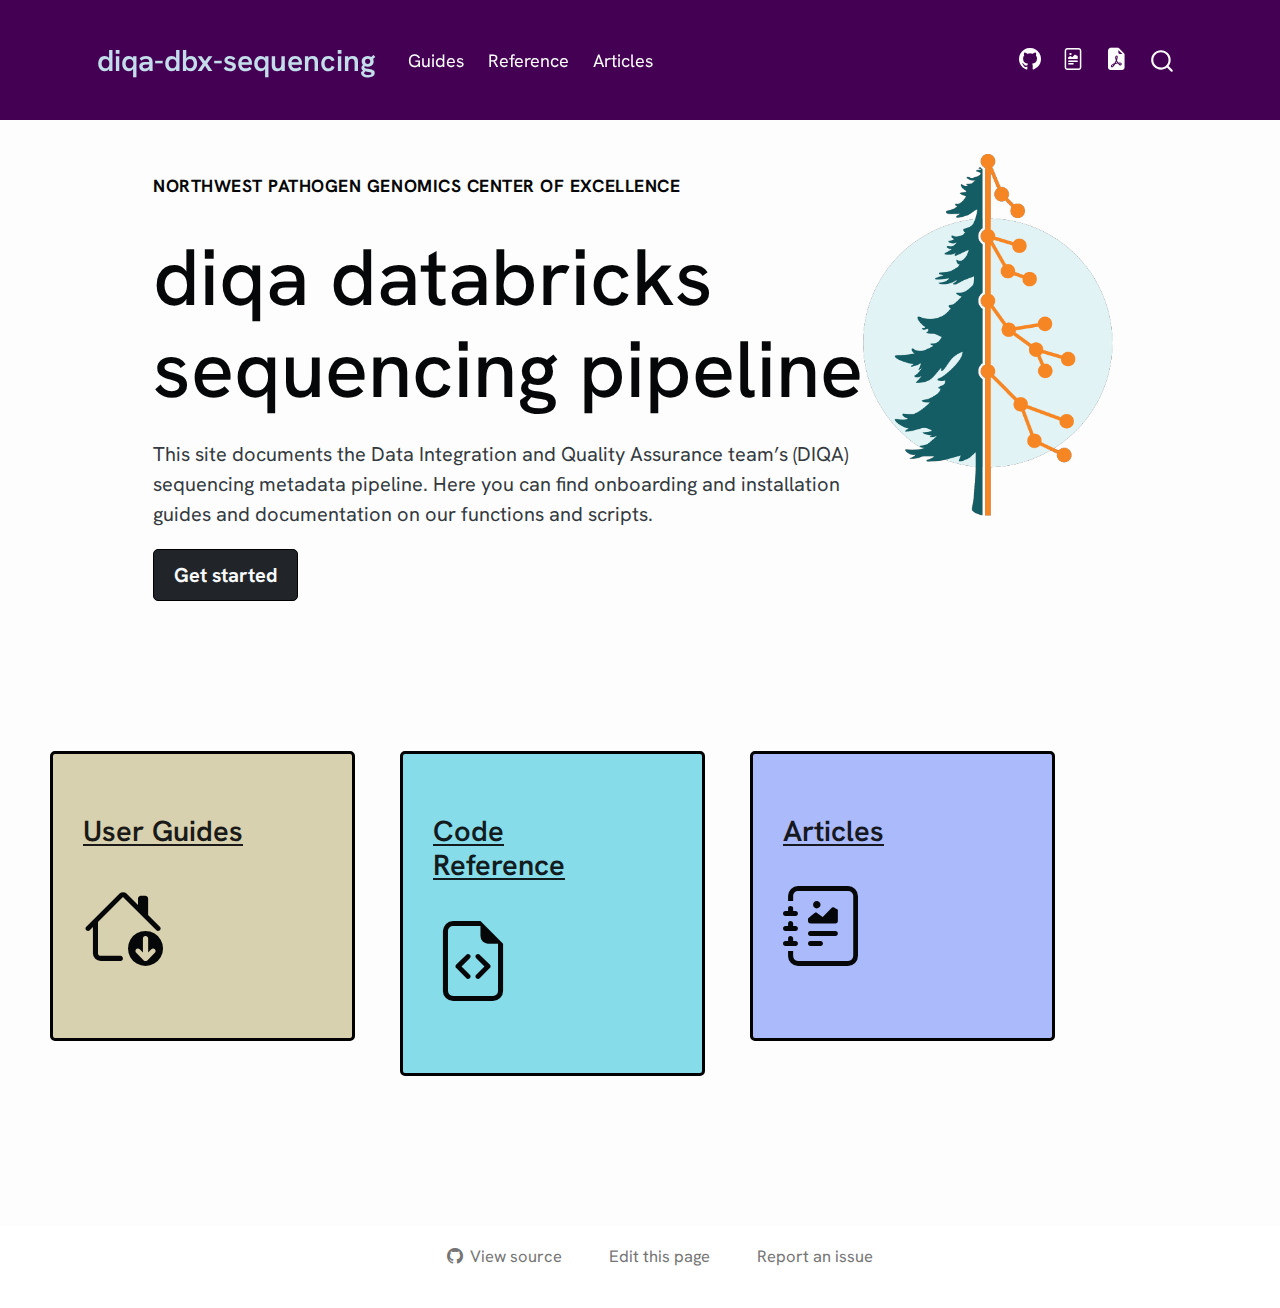
<file: index.html>
<!DOCTYPE html>
<html xmlns="http://www.w3.org/1999/xhtml" lang="en" xml:lang="en"><head>

<meta charset="utf-8">
<meta name="generator" content="quarto-1.5.52">

<meta name="viewport" content="width=device-width, initial-scale=1.0, user-scalable=yes">


<title>diqa-dbx-sequencing</title>
<style>
code{white-space: pre-wrap;}
span.smallcaps{font-variant: small-caps;}
div.columns{display: flex; gap: min(4vw, 1.5em);}
div.column{flex: auto; overflow-x: auto;}
div.hanging-indent{margin-left: 1.5em; text-indent: -1.5em;}
ul.task-list{list-style: none;}
ul.task-list li input[type="checkbox"] {
  width: 0.8em;
  margin: 0 0.8em 0.2em -1em; /* quarto-specific, see https://github.com/quarto-dev/quarto-cli/issues/4556 */ 
  vertical-align: middle;
}
</style>


<script src="site_libs/quarto-nav/quarto-nav.js"></script>
<script src="site_libs/quarto-nav/headroom.min.js"></script>
<script src="site_libs/clipboard/clipboard.min.js"></script>
<script src="site_libs/quarto-search/autocomplete.umd.js"></script>
<script src="site_libs/quarto-search/fuse.min.js"></script>
<script src="site_libs/quarto-search/quarto-search.js"></script>
<meta name="quarto:offset" content="./">
<script src="site_libs/quarto-html/quarto.js"></script>
<script src="site_libs/quarto-html/popper.min.js"></script>
<script src="site_libs/quarto-html/tippy.umd.min.js"></script>
<script src="site_libs/quarto-html/anchor.min.js"></script>
<link href="site_libs/quarto-html/tippy.css" rel="stylesheet">
<link href="site_libs/quarto-html/quarto-syntax-highlighting.css" rel="stylesheet" id="quarto-text-highlighting-styles">
<script src="site_libs/bootstrap/bootstrap.min.js"></script>
<link href="site_libs/bootstrap/bootstrap-icons.css" rel="stylesheet">
<link href="site_libs/bootstrap/bootstrap.min.css" rel="stylesheet" id="quarto-bootstrap" data-mode="light">
<link href="site_libs/quarto-contrib/bootstrap-icons-1.11.1/all.css" rel="stylesheet">
<script id="quarto-search-options" type="application/json">{
  "location": "navbar",
  "copy-button": false,
  "collapse-after": 3,
  "panel-placement": "end",
  "type": "overlay",
  "limit": 50,
  "keyboard-shortcut": [
    "f",
    "/",
    "s"
  ],
  "show-item-context": false,
  "language": {
    "search-no-results-text": "No results",
    "search-matching-documents-text": "matching documents",
    "search-copy-link-title": "Copy link to search",
    "search-hide-matches-text": "Hide additional matches",
    "search-more-match-text": "more match in this document",
    "search-more-matches-text": "more matches in this document",
    "search-clear-button-title": "Clear",
    "search-text-placeholder": "",
    "search-detached-cancel-button-title": "Cancel",
    "search-submit-button-title": "Submit",
    "search-label": "Search"
  }
}</script>


</head>

<body class="nav-fixed fullcontent">

<div id="quarto-search-results"></div>
  <header id="quarto-header" class="headroom fixed-top">
    <nav class="navbar navbar-expand-lg " data-bs-theme="dark">
      <div class="navbar-container container-fluid">
      <div class="navbar-brand-container mx-auto">
    <a class="navbar-brand" href="./index.html">
    <span class="navbar-title">diqa-dbx-sequencing</span>
    </a>
  </div>
            <div id="quarto-search" class="" title="Search"></div>
          <button class="navbar-toggler" type="button" data-bs-toggle="collapse" data-bs-target="#navbarCollapse" aria-controls="navbarCollapse" role="menu" aria-expanded="false" aria-label="Toggle navigation" onclick="if (window.quartoToggleHeadroom) { window.quartoToggleHeadroom(); }">
  <span class="navbar-toggler-icon"></span>
</button>
          <div class="collapse navbar-collapse" id="navbarCollapse">
            <ul class="navbar-nav navbar-nav-scroll me-auto">
  <li class="nav-item">
    <a class="nav-link" href="./guides/index.html"> 
<span class="menu-text">Guides</span></a>
  </li>  
  <li class="nav-item">
    <a class="nav-link" href="./notebooks/index.html"> 
<span class="menu-text">Reference</span></a>
  </li>  
  <li class="nav-item">
    <a class="nav-link" href="./articles/index.html"> 
<span class="menu-text">Articles</span></a>
  </li>  
</ul>
            <ul class="navbar-nav navbar-nav-scroll ms-auto">
  <li class="nav-item compact">
    <a class="nav-link" href="https://github.com/edenian-prince/quartodoc-demo"> <i class="bi bi-github" role="img" aria-label="GitHub">
</i> 
<span class="menu-text"></span></a>
  </li>  
  <li class="nav-item compact">
    <a class="nav-link" href="https://nwpage.org/"> <i class="bi bi-file-richtext" role="img" aria-label="NW-PaGe">
</i> 
<span class="menu-text"></span></a>
  </li>  
  <li class="nav-item compact">
    <a class="nav-link" href="https://github.com/NW-PaGe/standards/blob/main/nw-page-policies.pdf"> <i class="bi bi-file-earmark-pdf-fill" role="img" aria-label="NW-PaGe PDF">
</i> 
<span class="menu-text"></span></a>
  </li>  
</ul>
          </div> <!-- /navcollapse -->
            <div class="quarto-navbar-tools">
</div>
      </div> <!-- /container-fluid -->
    </nav>
</header>
<!-- content -->
<div id="quarto-content" class="quarto-container page-columns page-rows-contents page-layout-article page-navbar">
<!-- sidebar -->
<!-- margin-sidebar -->
    
<!-- main -->
<main class="content page-columns page-full" id="quarto-document-content">




<div class="container">
<div class="content">
<h1 class="css-qp8v3">
<div class="css-nzw60t">
<p>NORTHWEST PATHOGEN GENOMICS CENTER OF EXCELLENCE</p>
</div>
<p>diqa databricks sequencing pipeline</p>
</h1>
<p>This site documents the Data Integration and Quality Assurance team’s (DIQA) sequencing metadata pipeline. Here you can find onboarding and installation guides and documentation on our functions and scripts.</p>
<p><a href="#collapseQuickstart" class="button">Get started</a></p>
<!--  -->
</div>
<div class="image">
<p><img src="site_libs/quarto-contrib/quarto-project/edenian-prince/nwpage/nw_page_tree_logo.png" class="img-fluid" width="250"></p>
</div>
</div>
<p><br> <br> <br></p>
<div id="collapseQuickstart" class="column-page">
<div class="column box green" style="width:25%;">
<section id="user-guides" class="level3">
<h3 class="anchored" data-anchor-id="user-guides"><a href="./guides/index.html">User Guides</a></h3>
<p><a href="./guides/index.html" class="card-link"></a></p><a href="./guides/index.html" class="card-link">
<p><i class="bi-house-down " style="font-size: 4em;" role="img" aria-hidden="true"></i></p>
</a><p><a href="./guides/index.html" class="card-link"></a></p>
</section>
</div>
<div class="column box cyan" style="width:25%;">
<section id="code-reference" class="level3">
<h3 class="anchored" data-anchor-id="code-reference"><a href="./notebooks/index.html">Code Reference</a></h3>
<p><a href="./notebooks/index.html" class="card-link"></a></p><a href="./notebooks/index.html" class="card-link">
<p><i class="bi-file-earmark-code " style="font-size: 4em;" role="img" aria-hidden="true"></i></p>
</a><p><a href="./notebooks/index.html" class="card-link"></a></p>
</section>
</div>
<div class="column box blue" style="width:25%;">
<!-- ### Articles




 






<a href="ref/index.qmd"> </a> -->
<section id="articles" class="level3">
<h3 class="anchored" data-anchor-id="articles"><a href="./articles/index.html">Articles</a></h3>
<p><a href="./articles/index.html" class="card-link"></a></p><a href="./articles/index.html" class="card-link">
<p><i class="bi-journal-richtext " style="font-size: 4em;" role="img" aria-hidden="true"></i></p>
</a><p><a href="./articles/index.html" class="card-link"></a></p>
</section>
</div>
</div>
<p><br></p>



</main> <!-- /main -->
<script id="quarto-html-after-body" type="application/javascript">
window.document.addEventListener("DOMContentLoaded", function (event) {
  const toggleBodyColorMode = (bsSheetEl) => {
    const mode = bsSheetEl.getAttribute("data-mode");
    const bodyEl = window.document.querySelector("body");
    if (mode === "dark") {
      bodyEl.classList.add("quarto-dark");
      bodyEl.classList.remove("quarto-light");
    } else {
      bodyEl.classList.add("quarto-light");
      bodyEl.classList.remove("quarto-dark");
    }
  }
  const toggleBodyColorPrimary = () => {
    const bsSheetEl = window.document.querySelector("link#quarto-bootstrap");
    if (bsSheetEl) {
      toggleBodyColorMode(bsSheetEl);
    }
  }
  toggleBodyColorPrimary();  
  const icon = "";
  const anchorJS = new window.AnchorJS();
  anchorJS.options = {
    placement: 'right',
    icon: icon
  };
  anchorJS.add('.anchored');
  const isCodeAnnotation = (el) => {
    for (const clz of el.classList) {
      if (clz.startsWith('code-annotation-')) {                     
        return true;
      }
    }
    return false;
  }
  const onCopySuccess = function(e) {
    // button target
    const button = e.trigger;
    // don't keep focus
    button.blur();
    // flash "checked"
    button.classList.add('code-copy-button-checked');
    var currentTitle = button.getAttribute("title");
    button.setAttribute("title", "Copied!");
    let tooltip;
    if (window.bootstrap) {
      button.setAttribute("data-bs-toggle", "tooltip");
      button.setAttribute("data-bs-placement", "left");
      button.setAttribute("data-bs-title", "Copied!");
      tooltip = new bootstrap.Tooltip(button, 
        { trigger: "manual", 
          customClass: "code-copy-button-tooltip",
          offset: [0, -8]});
      tooltip.show();    
    }
    setTimeout(function() {
      if (tooltip) {
        tooltip.hide();
        button.removeAttribute("data-bs-title");
        button.removeAttribute("data-bs-toggle");
        button.removeAttribute("data-bs-placement");
      }
      button.setAttribute("title", currentTitle);
      button.classList.remove('code-copy-button-checked');
    }, 1000);
    // clear code selection
    e.clearSelection();
  }
  const getTextToCopy = function(trigger) {
      const codeEl = trigger.previousElementSibling.cloneNode(true);
      for (const childEl of codeEl.children) {
        if (isCodeAnnotation(childEl)) {
          childEl.remove();
        }
      }
      return codeEl.innerText;
  }
  const clipboard = new window.ClipboardJS('.code-copy-button:not([data-in-quarto-modal])', {
    text: getTextToCopy
  });
  clipboard.on('success', onCopySuccess);
  if (window.document.getElementById('quarto-embedded-source-code-modal')) {
    // For code content inside modals, clipBoardJS needs to be initialized with a container option
    // TODO: Check when it could be a function (https://github.com/zenorocha/clipboard.js/issues/860)
    const clipboardModal = new window.ClipboardJS('.code-copy-button[data-in-quarto-modal]', {
      text: getTextToCopy,
      container: window.document.getElementById('quarto-embedded-source-code-modal')
    });
    clipboardModal.on('success', onCopySuccess);
  }
    var localhostRegex = new RegExp(/^(?:http|https):\/\/localhost\:?[0-9]*\//);
    var mailtoRegex = new RegExp(/^mailto:/);
      var filterRegex = new RegExp('/' + window.location.host + '/');
    var isInternal = (href) => {
        return filterRegex.test(href) || localhostRegex.test(href) || mailtoRegex.test(href);
    }
    // Inspect non-navigation links and adorn them if external
 	var links = window.document.querySelectorAll('a[href]:not(.nav-link):not(.navbar-brand):not(.toc-action):not(.sidebar-link):not(.sidebar-item-toggle):not(.pagination-link):not(.no-external):not([aria-hidden]):not(.dropdown-item):not(.quarto-navigation-tool):not(.about-link)');
    for (var i=0; i<links.length; i++) {
      const link = links[i];
      if (!isInternal(link.href)) {
        // undo the damage that might have been done by quarto-nav.js in the case of
        // links that we want to consider external
        if (link.dataset.originalHref !== undefined) {
          link.href = link.dataset.originalHref;
        }
      }
    }
  function tippyHover(el, contentFn, onTriggerFn, onUntriggerFn) {
    const config = {
      allowHTML: true,
      maxWidth: 500,
      delay: 100,
      arrow: false,
      appendTo: function(el) {
          return el.parentElement;
      },
      interactive: true,
      interactiveBorder: 10,
      theme: 'quarto',
      placement: 'bottom-start',
    };
    if (contentFn) {
      config.content = contentFn;
    }
    if (onTriggerFn) {
      config.onTrigger = onTriggerFn;
    }
    if (onUntriggerFn) {
      config.onUntrigger = onUntriggerFn;
    }
    window.tippy(el, config); 
  }
  const noterefs = window.document.querySelectorAll('a[role="doc-noteref"]');
  for (var i=0; i<noterefs.length; i++) {
    const ref = noterefs[i];
    tippyHover(ref, function() {
      // use id or data attribute instead here
      let href = ref.getAttribute('data-footnote-href') || ref.getAttribute('href');
      try { href = new URL(href).hash; } catch {}
      const id = href.replace(/^#\/?/, "");
      const note = window.document.getElementById(id);
      if (note) {
        return note.innerHTML;
      } else {
        return "";
      }
    });
  }
  const xrefs = window.document.querySelectorAll('a.quarto-xref');
  const processXRef = (id, note) => {
    // Strip column container classes
    const stripColumnClz = (el) => {
      el.classList.remove("page-full", "page-columns");
      if (el.children) {
        for (const child of el.children) {
          stripColumnClz(child);
        }
      }
    }
    stripColumnClz(note)
    if (id === null || id.startsWith('sec-')) {
      // Special case sections, only their first couple elements
      const container = document.createElement("div");
      if (note.children && note.children.length > 2) {
        container.appendChild(note.children[0].cloneNode(true));
        for (let i = 1; i < note.children.length; i++) {
          const child = note.children[i];
          if (child.tagName === "P" && child.innerText === "") {
            continue;
          } else {
            container.appendChild(child.cloneNode(true));
            break;
          }
        }
        if (window.Quarto?.typesetMath) {
          window.Quarto.typesetMath(container);
        }
        return container.innerHTML
      } else {
        if (window.Quarto?.typesetMath) {
          window.Quarto.typesetMath(note);
        }
        return note.innerHTML;
      }
    } else {
      // Remove any anchor links if they are present
      const anchorLink = note.querySelector('a.anchorjs-link');
      if (anchorLink) {
        anchorLink.remove();
      }
      if (window.Quarto?.typesetMath) {
        window.Quarto.typesetMath(note);
      }
      // TODO in 1.5, we should make sure this works without a callout special case
      if (note.classList.contains("callout")) {
        return note.outerHTML;
      } else {
        return note.innerHTML;
      }
    }
  }
  for (var i=0; i<xrefs.length; i++) {
    const xref = xrefs[i];
    tippyHover(xref, undefined, function(instance) {
      instance.disable();
      let url = xref.getAttribute('href');
      let hash = undefined; 
      if (url.startsWith('#')) {
        hash = url;
      } else {
        try { hash = new URL(url).hash; } catch {}
      }
      if (hash) {
        const id = hash.replace(/^#\/?/, "");
        const note = window.document.getElementById(id);
        if (note !== null) {
          try {
            const html = processXRef(id, note.cloneNode(true));
            instance.setContent(html);
          } finally {
            instance.enable();
            instance.show();
          }
        } else {
          // See if we can fetch this
          fetch(url.split('#')[0])
          .then(res => res.text())
          .then(html => {
            const parser = new DOMParser();
            const htmlDoc = parser.parseFromString(html, "text/html");
            const note = htmlDoc.getElementById(id);
            if (note !== null) {
              const html = processXRef(id, note);
              instance.setContent(html);
            } 
          }).finally(() => {
            instance.enable();
            instance.show();
          });
        }
      } else {
        // See if we can fetch a full url (with no hash to target)
        // This is a special case and we should probably do some content thinning / targeting
        fetch(url)
        .then(res => res.text())
        .then(html => {
          const parser = new DOMParser();
          const htmlDoc = parser.parseFromString(html, "text/html");
          const note = htmlDoc.querySelector('main.content');
          if (note !== null) {
            // This should only happen for chapter cross references
            // (since there is no id in the URL)
            // remove the first header
            if (note.children.length > 0 && note.children[0].tagName === "HEADER") {
              note.children[0].remove();
            }
            const html = processXRef(null, note);
            instance.setContent(html);
          } 
        }).finally(() => {
          instance.enable();
          instance.show();
        });
      }
    }, function(instance) {
    });
  }
      let selectedAnnoteEl;
      const selectorForAnnotation = ( cell, annotation) => {
        let cellAttr = 'data-code-cell="' + cell + '"';
        let lineAttr = 'data-code-annotation="' +  annotation + '"';
        const selector = 'span[' + cellAttr + '][' + lineAttr + ']';
        return selector;
      }
      const selectCodeLines = (annoteEl) => {
        const doc = window.document;
        const targetCell = annoteEl.getAttribute("data-target-cell");
        const targetAnnotation = annoteEl.getAttribute("data-target-annotation");
        const annoteSpan = window.document.querySelector(selectorForAnnotation(targetCell, targetAnnotation));
        const lines = annoteSpan.getAttribute("data-code-lines").split(",");
        const lineIds = lines.map((line) => {
          return targetCell + "-" + line;
        })
        let top = null;
        let height = null;
        let parent = null;
        if (lineIds.length > 0) {
            //compute the position of the single el (top and bottom and make a div)
            const el = window.document.getElementById(lineIds[0]);
            top = el.offsetTop;
            height = el.offsetHeight;
            parent = el.parentElement.parentElement;
          if (lineIds.length > 1) {
            const lastEl = window.document.getElementById(lineIds[lineIds.length - 1]);
            const bottom = lastEl.offsetTop + lastEl.offsetHeight;
            height = bottom - top;
          }
          if (top !== null && height !== null && parent !== null) {
            // cook up a div (if necessary) and position it 
            let div = window.document.getElementById("code-annotation-line-highlight");
            if (div === null) {
              div = window.document.createElement("div");
              div.setAttribute("id", "code-annotation-line-highlight");
              div.style.position = 'absolute';
              parent.appendChild(div);
            }
            div.style.top = top - 2 + "px";
            div.style.height = height + 4 + "px";
            div.style.left = 0;
            let gutterDiv = window.document.getElementById("code-annotation-line-highlight-gutter");
            if (gutterDiv === null) {
              gutterDiv = window.document.createElement("div");
              gutterDiv.setAttribute("id", "code-annotation-line-highlight-gutter");
              gutterDiv.style.position = 'absolute';
              const codeCell = window.document.getElementById(targetCell);
              const gutter = codeCell.querySelector('.code-annotation-gutter');
              gutter.appendChild(gutterDiv);
            }
            gutterDiv.style.top = top - 2 + "px";
            gutterDiv.style.height = height + 4 + "px";
          }
          selectedAnnoteEl = annoteEl;
        }
      };
      const unselectCodeLines = () => {
        const elementsIds = ["code-annotation-line-highlight", "code-annotation-line-highlight-gutter"];
        elementsIds.forEach((elId) => {
          const div = window.document.getElementById(elId);
          if (div) {
            div.remove();
          }
        });
        selectedAnnoteEl = undefined;
      };
        // Handle positioning of the toggle
    window.addEventListener(
      "resize",
      throttle(() => {
        elRect = undefined;
        if (selectedAnnoteEl) {
          selectCodeLines(selectedAnnoteEl);
        }
      }, 10)
    );
    function throttle(fn, ms) {
    let throttle = false;
    let timer;
      return (...args) => {
        if(!throttle) { // first call gets through
            fn.apply(this, args);
            throttle = true;
        } else { // all the others get throttled
            if(timer) clearTimeout(timer); // cancel #2
            timer = setTimeout(() => {
              fn.apply(this, args);
              timer = throttle = false;
            }, ms);
        }
      };
    }
      // Attach click handler to the DT
      const annoteDls = window.document.querySelectorAll('dt[data-target-cell]');
      for (const annoteDlNode of annoteDls) {
        annoteDlNode.addEventListener('click', (event) => {
          const clickedEl = event.target;
          if (clickedEl !== selectedAnnoteEl) {
            unselectCodeLines();
            const activeEl = window.document.querySelector('dt[data-target-cell].code-annotation-active');
            if (activeEl) {
              activeEl.classList.remove('code-annotation-active');
            }
            selectCodeLines(clickedEl);
            clickedEl.classList.add('code-annotation-active');
          } else {
            // Unselect the line
            unselectCodeLines();
            clickedEl.classList.remove('code-annotation-active');
          }
        });
      }
  const findCites = (el) => {
    const parentEl = el.parentElement;
    if (parentEl) {
      const cites = parentEl.dataset.cites;
      if (cites) {
        return {
          el,
          cites: cites.split(' ')
        };
      } else {
        return findCites(el.parentElement)
      }
    } else {
      return undefined;
    }
  };
  var bibliorefs = window.document.querySelectorAll('a[role="doc-biblioref"]');
  for (var i=0; i<bibliorefs.length; i++) {
    const ref = bibliorefs[i];
    const citeInfo = findCites(ref);
    if (citeInfo) {
      tippyHover(citeInfo.el, function() {
        var popup = window.document.createElement('div');
        citeInfo.cites.forEach(function(cite) {
          var citeDiv = window.document.createElement('div');
          citeDiv.classList.add('hanging-indent');
          citeDiv.classList.add('csl-entry');
          var biblioDiv = window.document.getElementById('ref-' + cite);
          if (biblioDiv) {
            citeDiv.innerHTML = biblioDiv.innerHTML;
          }
          popup.appendChild(citeDiv);
        });
        return popup.innerHTML;
      });
    }
  }
});
</script>
</div> <!-- /content -->




<footer class="footer"><div class="nav-footer"><div class="nav-footer-center"><div class="toc-actions"><ul><li><a href="https://github.com/DOH-EPI-Coders/diqa-dbx-sequencing/blob/main/index.qmd" class="toc-action"><i class="bi bi-github"></i>View source</a></li><li><a href="https://github.com/DOH-EPI-Coders/diqa-dbx-sequencing/edit/main/index.qmd" class="toc-action"><i class="bi empty"></i>Edit this page</a></li><li><a href="https://github.com/DOH-EPI-Coders/diqa-dbx-sequencing/issues/new" class="toc-action"><i class="bi empty"></i>Report an issue</a></li></ul></div></div></div></footer></body></html>
</file>
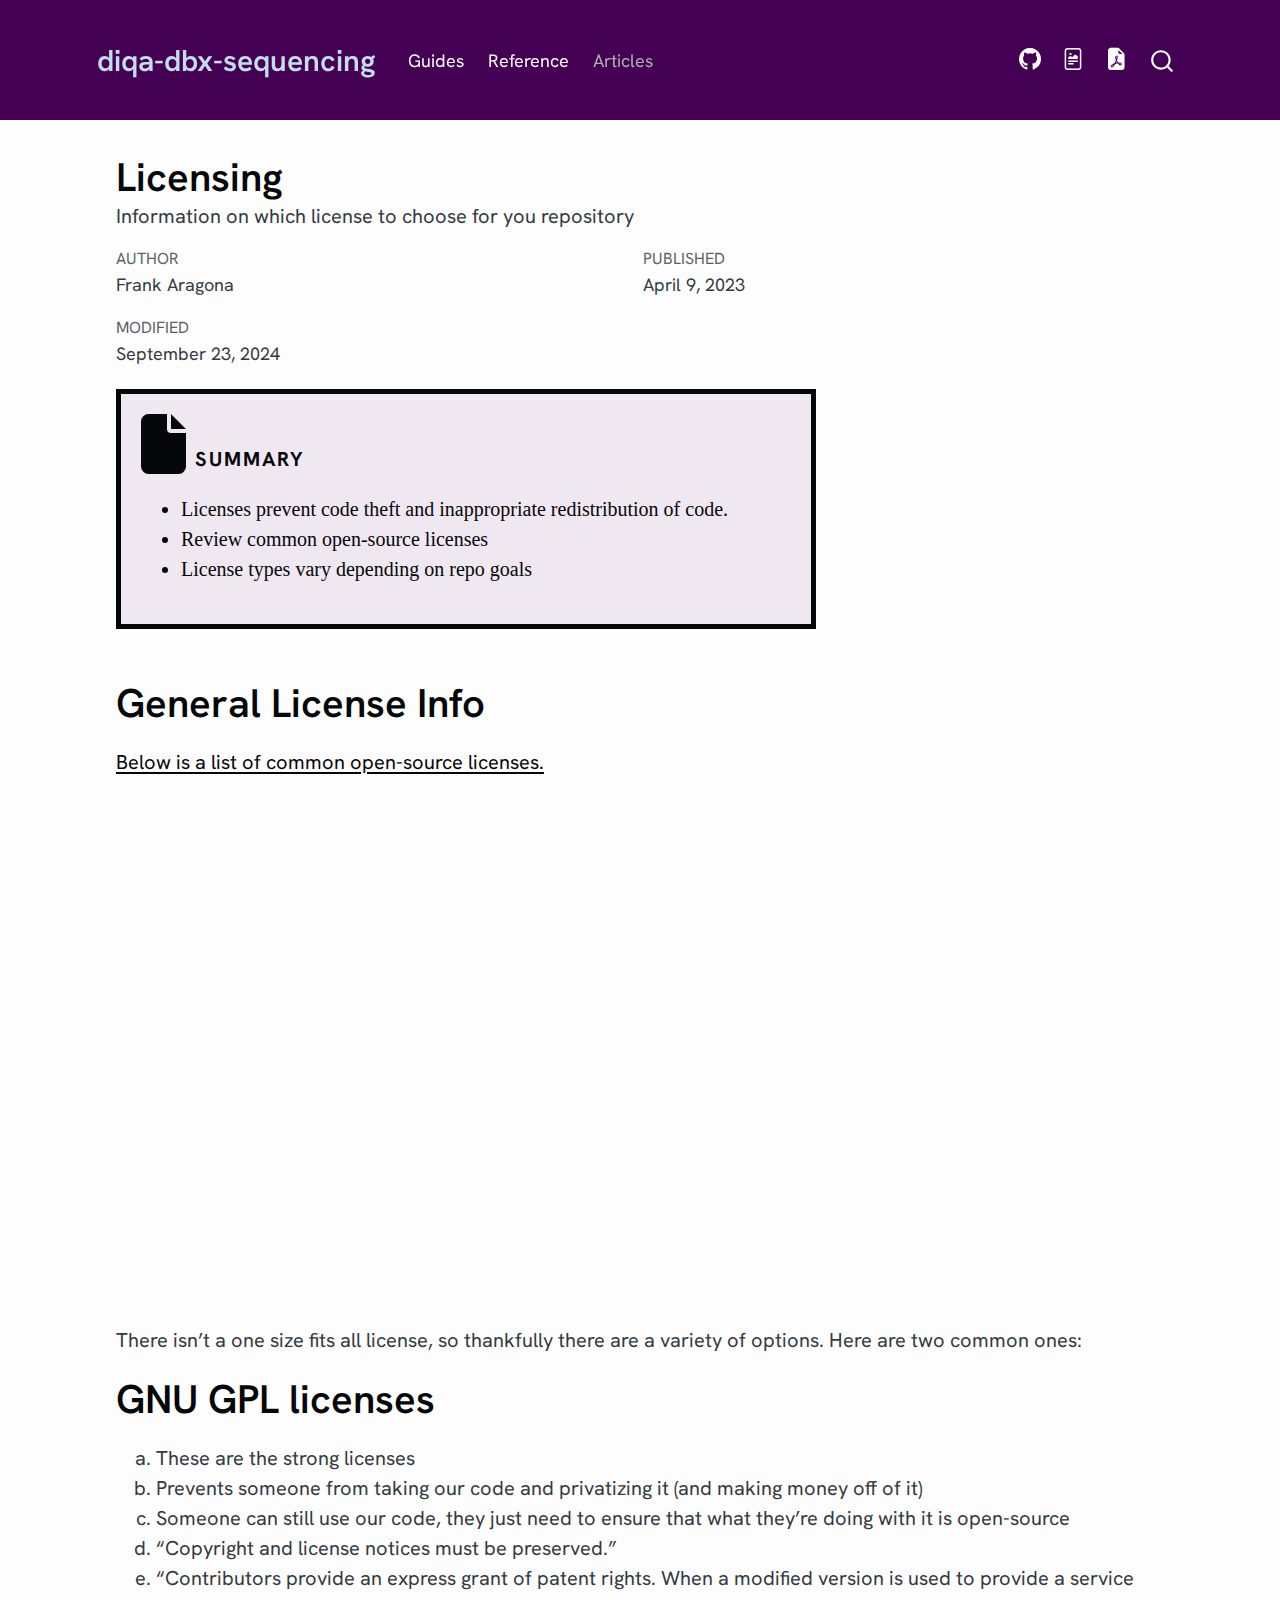
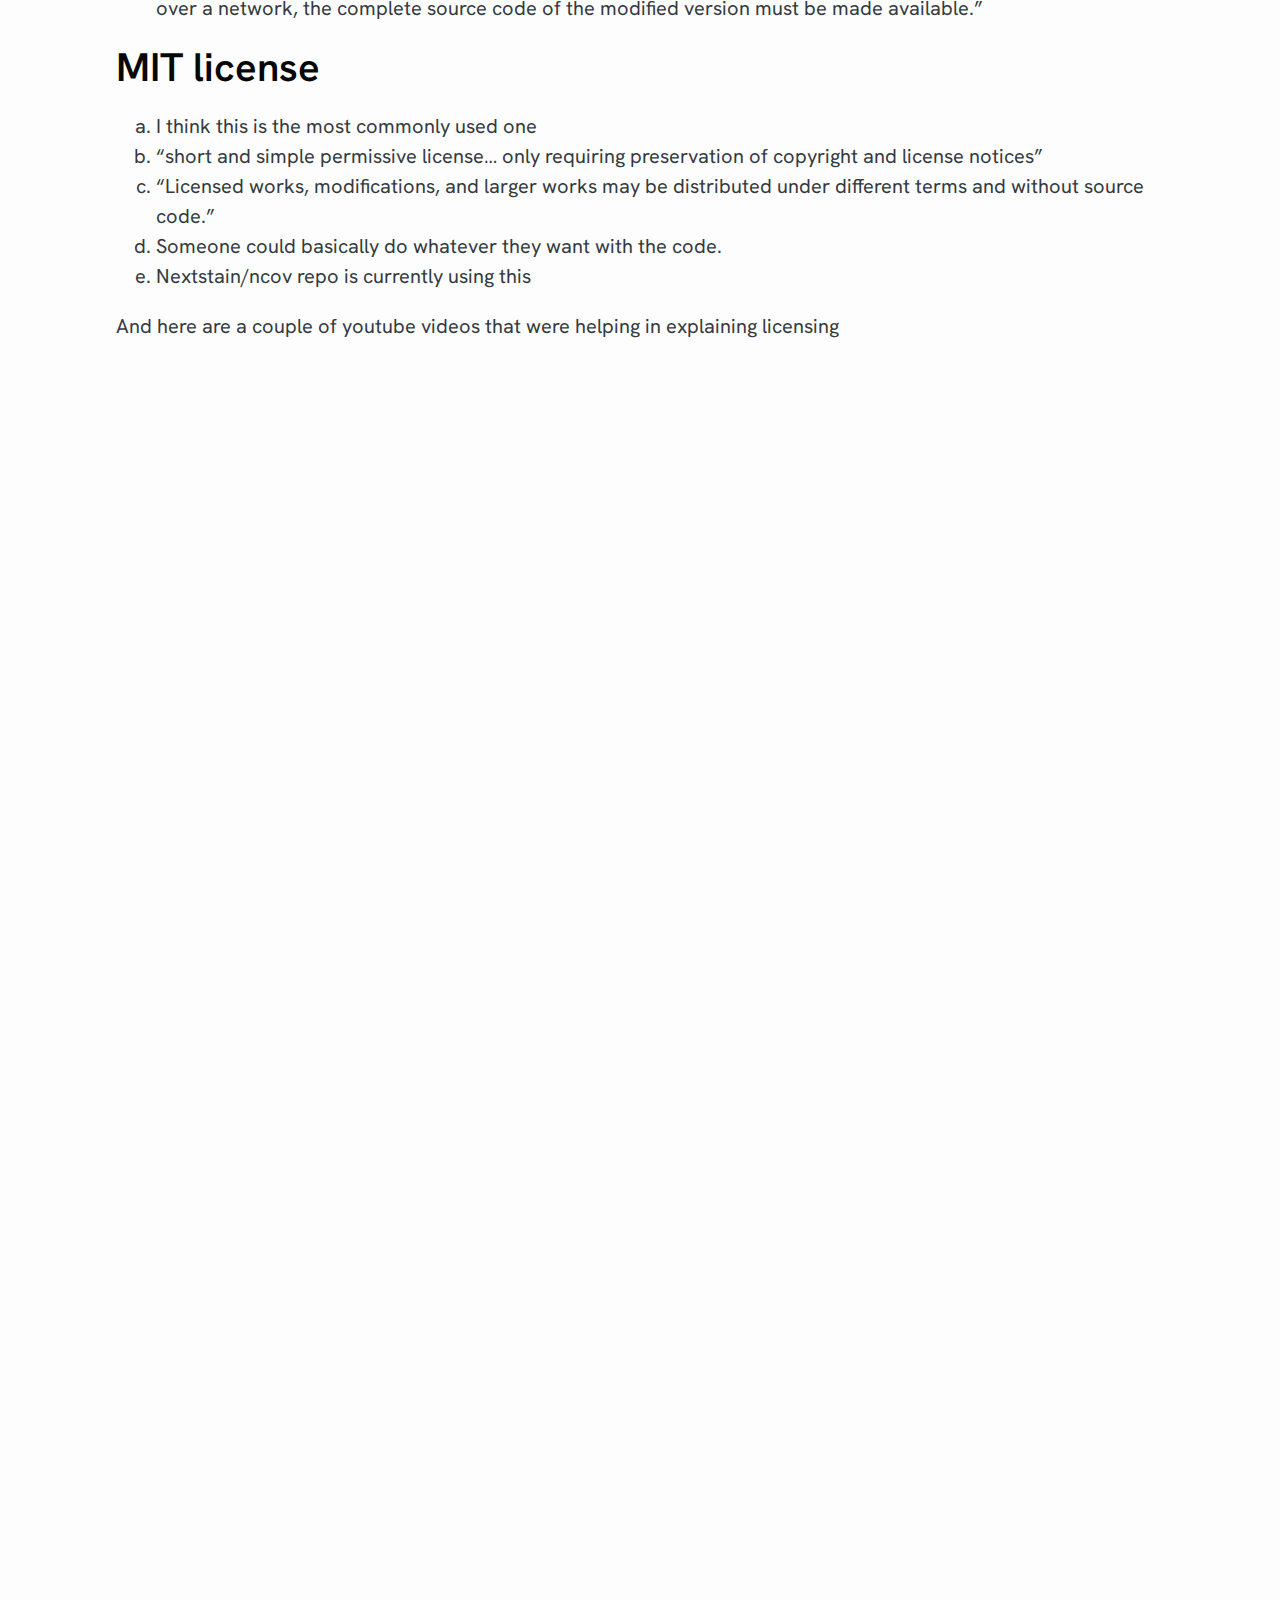
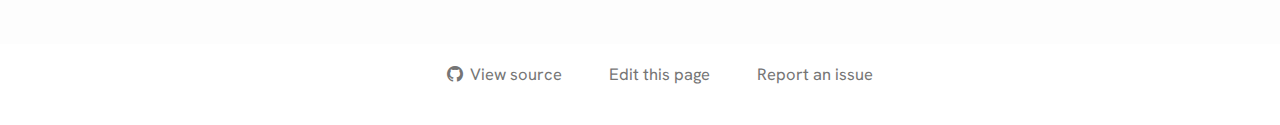
<file: articles/index.html>
<!DOCTYPE html>
<html xmlns="http://www.w3.org/1999/xhtml" lang="en" xml:lang="en"><head>

<meta charset="utf-8">
<meta name="generator" content="quarto-1.5.52">

<meta name="viewport" content="width=device-width, initial-scale=1.0, user-scalable=yes">

<meta name="author" content="Frank Aragona">
<meta name="dcterms.date" content="2023-04-09">
<meta name="description" content="Information on which license to choose for you repository">

<title>Licensing – diqa-dbx-sequencing</title>
<style>
code{white-space: pre-wrap;}
span.smallcaps{font-variant: small-caps;}
div.columns{display: flex; gap: min(4vw, 1.5em);}
div.column{flex: auto; overflow-x: auto;}
div.hanging-indent{margin-left: 1.5em; text-indent: -1.5em;}
ul.task-list{list-style: none;}
ul.task-list li input[type="checkbox"] {
  width: 0.8em;
  margin: 0 0.8em 0.2em -1em; /* quarto-specific, see https://github.com/quarto-dev/quarto-cli/issues/4556 */ 
  vertical-align: middle;
}
</style>


<script src="../site_libs/quarto-nav/quarto-nav.js"></script>
<script src="../site_libs/quarto-nav/headroom.min.js"></script>
<script src="../site_libs/clipboard/clipboard.min.js"></script>
<script src="../site_libs/quarto-search/autocomplete.umd.js"></script>
<script src="../site_libs/quarto-search/fuse.min.js"></script>
<script src="../site_libs/quarto-search/quarto-search.js"></script>
<meta name="quarto:offset" content="../">
<script src="../site_libs/quarto-html/quarto.js"></script>
<script src="../site_libs/quarto-html/popper.min.js"></script>
<script src="../site_libs/quarto-html/tippy.umd.min.js"></script>
<script src="../site_libs/quarto-html/anchor.min.js"></script>
<link href="../site_libs/quarto-html/tippy.css" rel="stylesheet">
<link href="../site_libs/quarto-html/quarto-syntax-highlighting.css" rel="stylesheet" id="quarto-text-highlighting-styles">
<script src="../site_libs/bootstrap/bootstrap.min.js"></script>
<link href="../site_libs/bootstrap/bootstrap-icons.css" rel="stylesheet">
<link href="../site_libs/bootstrap/bootstrap.min.css" rel="stylesheet" id="quarto-bootstrap" data-mode="light">
<link href="../site_libs/quarto-contrib/fontawesome6-0.1.0/all.css" rel="stylesheet">
<link href="../site_libs/quarto-contrib/fontawesome6-0.1.0/latex-fontsize.css" rel="stylesheet">
<script id="quarto-search-options" type="application/json">{
  "location": "navbar",
  "copy-button": false,
  "collapse-after": 3,
  "panel-placement": "end",
  "type": "overlay",
  "limit": 50,
  "keyboard-shortcut": [
    "f",
    "/",
    "s"
  ],
  "show-item-context": false,
  "language": {
    "search-no-results-text": "No results",
    "search-matching-documents-text": "matching documents",
    "search-copy-link-title": "Copy link to search",
    "search-hide-matches-text": "Hide additional matches",
    "search-more-match-text": "more match in this document",
    "search-more-matches-text": "more matches in this document",
    "search-clear-button-title": "Clear",
    "search-text-placeholder": "",
    "search-detached-cancel-button-title": "Cancel",
    "search-submit-button-title": "Submit",
    "search-label": "Search"
  }
}</script>


</head>

<body class="nav-fixed fullcontent">

<div id="quarto-search-results"></div>
  <header id="quarto-header" class="headroom fixed-top">
    <nav class="navbar navbar-expand-lg " data-bs-theme="dark">
      <div class="navbar-container container-fluid">
      <div class="navbar-brand-container mx-auto">
    <a class="navbar-brand" href="../index.html">
    <span class="navbar-title">diqa-dbx-sequencing</span>
    </a>
  </div>
            <div id="quarto-search" class="" title="Search"></div>
          <button class="navbar-toggler" type="button" data-bs-toggle="collapse" data-bs-target="#navbarCollapse" aria-controls="navbarCollapse" role="menu" aria-expanded="false" aria-label="Toggle navigation" onclick="if (window.quartoToggleHeadroom) { window.quartoToggleHeadroom(); }">
  <span class="navbar-toggler-icon"></span>
</button>
          <div class="collapse navbar-collapse" id="navbarCollapse">
            <ul class="navbar-nav navbar-nav-scroll me-auto">
  <li class="nav-item">
    <a class="nav-link" href="../guides/index.html"> 
<span class="menu-text">Guides</span></a>
  </li>  
  <li class="nav-item">
    <a class="nav-link" href="../notebooks/index.html"> 
<span class="menu-text">Reference</span></a>
  </li>  
  <li class="nav-item">
    <a class="nav-link active" href="../articles/index.html" aria-current="page"> 
<span class="menu-text">Articles</span></a>
  </li>  
</ul>
            <ul class="navbar-nav navbar-nav-scroll ms-auto">
  <li class="nav-item compact">
    <a class="nav-link" href="https://github.com/edenian-prince/quartodoc-demo"> <i class="bi bi-github" role="img" aria-label="GitHub">
</i> 
<span class="menu-text"></span></a>
  </li>  
  <li class="nav-item compact">
    <a class="nav-link" href="https://nwpage.org/"> <i class="bi bi-file-richtext" role="img" aria-label="NW-PaGe">
</i> 
<span class="menu-text"></span></a>
  </li>  
  <li class="nav-item compact">
    <a class="nav-link" href="https://github.com/NW-PaGe/standards/blob/main/nw-page-policies.pdf"> <i class="bi bi-file-earmark-pdf-fill" role="img" aria-label="NW-PaGe PDF">
</i> 
<span class="menu-text"></span></a>
  </li>  
</ul>
          </div> <!-- /navcollapse -->
            <div class="quarto-navbar-tools">
</div>
      </div> <!-- /container-fluid -->
    </nav>
</header>
<!-- content -->
<div id="quarto-content" class="quarto-container page-columns page-rows-contents page-layout-article page-navbar">
<!-- sidebar -->
<!-- margin-sidebar -->
    
<!-- main -->
<main class="content" id="quarto-document-content">

<header id="title-block-header" class="quarto-title-block default">
<div class="quarto-title">
<h1 class="title">Licensing</h1>
</div>

<div>
  <div class="description">
    Information on which license to choose for you repository
  </div>
</div>


<div class="quarto-title-meta">

    <div>
    <div class="quarto-title-meta-heading">Author</div>
    <div class="quarto-title-meta-contents">
             <p>Frank Aragona </p>
          </div>
  </div>
    
    <div>
    <div class="quarto-title-meta-heading">Published</div>
    <div class="quarto-title-meta-contents">
      <p class="date">April 9, 2023</p>
    </div>
  </div>
  
    <div>
    <div class="quarto-title-meta-heading">Modified</div>
    <div class="quarto-title-meta-contents">
      <p class="date-modified">September 23, 2024</p>
    </div>
  </div>
    
  </div>
  


</header>


<div class="note medframe">
<p><i class="fa-solid fa-file fa-3x" aria-label="file"></i> <strong>Summary</strong></p>
<ul>
<li>Licenses prevent code theft and inappropriate redistribution of code.</li>
<li>Review common open-source licenses</li>
<li>License types vary depending on repo goals</li>
</ul>
</div>
<p><br></p>
<section id="general-license-info" class="level1">
<h1>General License Info</h1>
<p><a href="https://choosealicense.com/licenses/">Below is a list of common open-source licenses.</a></p>
<!-- Content for HTML --->
<iframe width="780" height="500" src="https://choosealicense.com/licenses/" title="Github Licenses"></iframe>
<p>There isn’t a one size fits all license, so thankfully there are a variety of options. Here are two common ones:</p>
</section>
<section id="gnu-gpl-licenses" class="level1">
<h1>GNU GPL licenses</h1>
<ol type="a">
<li>These are the strong licenses</li>
<li>Prevents someone from taking our code and privatizing it (and making money off of it)</li>
<li>Someone can still use our code, they just need to ensure that what they’re doing with it is open-source</li>
<li>“Copyright and license notices must be preserved.”</li>
<li>“Contributors provide an express grant of patent rights. When a modified version is used to provide a service over a network, the complete source code of the modified version must be made available.”</li>
</ol>
</section>
<section id="mit-license" class="level1">
<h1>MIT license</h1>
<ol type="a">
<li>I think this is the most commonly used one</li>
<li>“short and simple permissive license… only requiring preservation of copyright and license notices”</li>
<li>“Licensed works, modifications, and larger works may be distributed under different terms and without source code.”</li>
<li>Someone could basically do whatever they want with the code.</li>
<li>Nextstain/ncov repo is currently using this</li>
</ol>
<p>And here are a couple of youtube videos that were helping in explaining licensing</p>
<div class="quarto-video ratio ratio-16x9"><iframe data-external="1" src="https://www.youtube.com/embed/rbQg9DY_4y0?si=OvU9vLBHX43dTIcA" title="" frameborder="0" allow="accelerometer; autoplay; clipboard-write; encrypted-media; gyroscope; picture-in-picture" allowfullscreen=""></iframe></div>
<div class="quarto-video ratio ratio-16x9"><iframe data-external="1" src="https://www.youtube.com/embed/ndORMSnb2nw?si=tkUzjwZYWKfrLTEU" title="" frameborder="0" allow="accelerometer; autoplay; clipboard-write; encrypted-media; gyroscope; picture-in-picture" allowfullscreen=""></iframe></div>


</section>

</main> <!-- /main -->
<script id="quarto-html-after-body" type="application/javascript">
window.document.addEventListener("DOMContentLoaded", function (event) {
  const toggleBodyColorMode = (bsSheetEl) => {
    const mode = bsSheetEl.getAttribute("data-mode");
    const bodyEl = window.document.querySelector("body");
    if (mode === "dark") {
      bodyEl.classList.add("quarto-dark");
      bodyEl.classList.remove("quarto-light");
    } else {
      bodyEl.classList.add("quarto-light");
      bodyEl.classList.remove("quarto-dark");
    }
  }
  const toggleBodyColorPrimary = () => {
    const bsSheetEl = window.document.querySelector("link#quarto-bootstrap");
    if (bsSheetEl) {
      toggleBodyColorMode(bsSheetEl);
    }
  }
  toggleBodyColorPrimary();  
  const icon = "";
  const anchorJS = new window.AnchorJS();
  anchorJS.options = {
    placement: 'right',
    icon: icon
  };
  anchorJS.add('.anchored');
  const isCodeAnnotation = (el) => {
    for (const clz of el.classList) {
      if (clz.startsWith('code-annotation-')) {                     
        return true;
      }
    }
    return false;
  }
  const onCopySuccess = function(e) {
    // button target
    const button = e.trigger;
    // don't keep focus
    button.blur();
    // flash "checked"
    button.classList.add('code-copy-button-checked');
    var currentTitle = button.getAttribute("title");
    button.setAttribute("title", "Copied!");
    let tooltip;
    if (window.bootstrap) {
      button.setAttribute("data-bs-toggle", "tooltip");
      button.setAttribute("data-bs-placement", "left");
      button.setAttribute("data-bs-title", "Copied!");
      tooltip = new bootstrap.Tooltip(button, 
        { trigger: "manual", 
          customClass: "code-copy-button-tooltip",
          offset: [0, -8]});
      tooltip.show();    
    }
    setTimeout(function() {
      if (tooltip) {
        tooltip.hide();
        button.removeAttribute("data-bs-title");
        button.removeAttribute("data-bs-toggle");
        button.removeAttribute("data-bs-placement");
      }
      button.setAttribute("title", currentTitle);
      button.classList.remove('code-copy-button-checked');
    }, 1000);
    // clear code selection
    e.clearSelection();
  }
  const getTextToCopy = function(trigger) {
      const codeEl = trigger.previousElementSibling.cloneNode(true);
      for (const childEl of codeEl.children) {
        if (isCodeAnnotation(childEl)) {
          childEl.remove();
        }
      }
      return codeEl.innerText;
  }
  const clipboard = new window.ClipboardJS('.code-copy-button:not([data-in-quarto-modal])', {
    text: getTextToCopy
  });
  clipboard.on('success', onCopySuccess);
  if (window.document.getElementById('quarto-embedded-source-code-modal')) {
    // For code content inside modals, clipBoardJS needs to be initialized with a container option
    // TODO: Check when it could be a function (https://github.com/zenorocha/clipboard.js/issues/860)
    const clipboardModal = new window.ClipboardJS('.code-copy-button[data-in-quarto-modal]', {
      text: getTextToCopy,
      container: window.document.getElementById('quarto-embedded-source-code-modal')
    });
    clipboardModal.on('success', onCopySuccess);
  }
    var localhostRegex = new RegExp(/^(?:http|https):\/\/localhost\:?[0-9]*\//);
    var mailtoRegex = new RegExp(/^mailto:/);
      var filterRegex = new RegExp('/' + window.location.host + '/');
    var isInternal = (href) => {
        return filterRegex.test(href) || localhostRegex.test(href) || mailtoRegex.test(href);
    }
    // Inspect non-navigation links and adorn them if external
 	var links = window.document.querySelectorAll('a[href]:not(.nav-link):not(.navbar-brand):not(.toc-action):not(.sidebar-link):not(.sidebar-item-toggle):not(.pagination-link):not(.no-external):not([aria-hidden]):not(.dropdown-item):not(.quarto-navigation-tool):not(.about-link)');
    for (var i=0; i<links.length; i++) {
      const link = links[i];
      if (!isInternal(link.href)) {
        // undo the damage that might have been done by quarto-nav.js in the case of
        // links that we want to consider external
        if (link.dataset.originalHref !== undefined) {
          link.href = link.dataset.originalHref;
        }
      }
    }
  function tippyHover(el, contentFn, onTriggerFn, onUntriggerFn) {
    const config = {
      allowHTML: true,
      maxWidth: 500,
      delay: 100,
      arrow: false,
      appendTo: function(el) {
          return el.parentElement;
      },
      interactive: true,
      interactiveBorder: 10,
      theme: 'quarto',
      placement: 'bottom-start',
    };
    if (contentFn) {
      config.content = contentFn;
    }
    if (onTriggerFn) {
      config.onTrigger = onTriggerFn;
    }
    if (onUntriggerFn) {
      config.onUntrigger = onUntriggerFn;
    }
    window.tippy(el, config); 
  }
  const noterefs = window.document.querySelectorAll('a[role="doc-noteref"]');
  for (var i=0; i<noterefs.length; i++) {
    const ref = noterefs[i];
    tippyHover(ref, function() {
      // use id or data attribute instead here
      let href = ref.getAttribute('data-footnote-href') || ref.getAttribute('href');
      try { href = new URL(href).hash; } catch {}
      const id = href.replace(/^#\/?/, "");
      const note = window.document.getElementById(id);
      if (note) {
        return note.innerHTML;
      } else {
        return "";
      }
    });
  }
  const xrefs = window.document.querySelectorAll('a.quarto-xref');
  const processXRef = (id, note) => {
    // Strip column container classes
    const stripColumnClz = (el) => {
      el.classList.remove("page-full", "page-columns");
      if (el.children) {
        for (const child of el.children) {
          stripColumnClz(child);
        }
      }
    }
    stripColumnClz(note)
    if (id === null || id.startsWith('sec-')) {
      // Special case sections, only their first couple elements
      const container = document.createElement("div");
      if (note.children && note.children.length > 2) {
        container.appendChild(note.children[0].cloneNode(true));
        for (let i = 1; i < note.children.length; i++) {
          const child = note.children[i];
          if (child.tagName === "P" && child.innerText === "") {
            continue;
          } else {
            container.appendChild(child.cloneNode(true));
            break;
          }
        }
        if (window.Quarto?.typesetMath) {
          window.Quarto.typesetMath(container);
        }
        return container.innerHTML
      } else {
        if (window.Quarto?.typesetMath) {
          window.Quarto.typesetMath(note);
        }
        return note.innerHTML;
      }
    } else {
      // Remove any anchor links if they are present
      const anchorLink = note.querySelector('a.anchorjs-link');
      if (anchorLink) {
        anchorLink.remove();
      }
      if (window.Quarto?.typesetMath) {
        window.Quarto.typesetMath(note);
      }
      // TODO in 1.5, we should make sure this works without a callout special case
      if (note.classList.contains("callout")) {
        return note.outerHTML;
      } else {
        return note.innerHTML;
      }
    }
  }
  for (var i=0; i<xrefs.length; i++) {
    const xref = xrefs[i];
    tippyHover(xref, undefined, function(instance) {
      instance.disable();
      let url = xref.getAttribute('href');
      let hash = undefined; 
      if (url.startsWith('#')) {
        hash = url;
      } else {
        try { hash = new URL(url).hash; } catch {}
      }
      if (hash) {
        const id = hash.replace(/^#\/?/, "");
        const note = window.document.getElementById(id);
        if (note !== null) {
          try {
            const html = processXRef(id, note.cloneNode(true));
            instance.setContent(html);
          } finally {
            instance.enable();
            instance.show();
          }
        } else {
          // See if we can fetch this
          fetch(url.split('#')[0])
          .then(res => res.text())
          .then(html => {
            const parser = new DOMParser();
            const htmlDoc = parser.parseFromString(html, "text/html");
            const note = htmlDoc.getElementById(id);
            if (note !== null) {
              const html = processXRef(id, note);
              instance.setContent(html);
            } 
          }).finally(() => {
            instance.enable();
            instance.show();
          });
        }
      } else {
        // See if we can fetch a full url (with no hash to target)
        // This is a special case and we should probably do some content thinning / targeting
        fetch(url)
        .then(res => res.text())
        .then(html => {
          const parser = new DOMParser();
          const htmlDoc = parser.parseFromString(html, "text/html");
          const note = htmlDoc.querySelector('main.content');
          if (note !== null) {
            // This should only happen for chapter cross references
            // (since there is no id in the URL)
            // remove the first header
            if (note.children.length > 0 && note.children[0].tagName === "HEADER") {
              note.children[0].remove();
            }
            const html = processXRef(null, note);
            instance.setContent(html);
          } 
        }).finally(() => {
          instance.enable();
          instance.show();
        });
      }
    }, function(instance) {
    });
  }
      let selectedAnnoteEl;
      const selectorForAnnotation = ( cell, annotation) => {
        let cellAttr = 'data-code-cell="' + cell + '"';
        let lineAttr = 'data-code-annotation="' +  annotation + '"';
        const selector = 'span[' + cellAttr + '][' + lineAttr + ']';
        return selector;
      }
      const selectCodeLines = (annoteEl) => {
        const doc = window.document;
        const targetCell = annoteEl.getAttribute("data-target-cell");
        const targetAnnotation = annoteEl.getAttribute("data-target-annotation");
        const annoteSpan = window.document.querySelector(selectorForAnnotation(targetCell, targetAnnotation));
        const lines = annoteSpan.getAttribute("data-code-lines").split(",");
        const lineIds = lines.map((line) => {
          return targetCell + "-" + line;
        })
        let top = null;
        let height = null;
        let parent = null;
        if (lineIds.length > 0) {
            //compute the position of the single el (top and bottom and make a div)
            const el = window.document.getElementById(lineIds[0]);
            top = el.offsetTop;
            height = el.offsetHeight;
            parent = el.parentElement.parentElement;
          if (lineIds.length > 1) {
            const lastEl = window.document.getElementById(lineIds[lineIds.length - 1]);
            const bottom = lastEl.offsetTop + lastEl.offsetHeight;
            height = bottom - top;
          }
          if (top !== null && height !== null && parent !== null) {
            // cook up a div (if necessary) and position it 
            let div = window.document.getElementById("code-annotation-line-highlight");
            if (div === null) {
              div = window.document.createElement("div");
              div.setAttribute("id", "code-annotation-line-highlight");
              div.style.position = 'absolute';
              parent.appendChild(div);
            }
            div.style.top = top - 2 + "px";
            div.style.height = height + 4 + "px";
            div.style.left = 0;
            let gutterDiv = window.document.getElementById("code-annotation-line-highlight-gutter");
            if (gutterDiv === null) {
              gutterDiv = window.document.createElement("div");
              gutterDiv.setAttribute("id", "code-annotation-line-highlight-gutter");
              gutterDiv.style.position = 'absolute';
              const codeCell = window.document.getElementById(targetCell);
              const gutter = codeCell.querySelector('.code-annotation-gutter');
              gutter.appendChild(gutterDiv);
            }
            gutterDiv.style.top = top - 2 + "px";
            gutterDiv.style.height = height + 4 + "px";
          }
          selectedAnnoteEl = annoteEl;
        }
      };
      const unselectCodeLines = () => {
        const elementsIds = ["code-annotation-line-highlight", "code-annotation-line-highlight-gutter"];
        elementsIds.forEach((elId) => {
          const div = window.document.getElementById(elId);
          if (div) {
            div.remove();
          }
        });
        selectedAnnoteEl = undefined;
      };
        // Handle positioning of the toggle
    window.addEventListener(
      "resize",
      throttle(() => {
        elRect = undefined;
        if (selectedAnnoteEl) {
          selectCodeLines(selectedAnnoteEl);
        }
      }, 10)
    );
    function throttle(fn, ms) {
    let throttle = false;
    let timer;
      return (...args) => {
        if(!throttle) { // first call gets through
            fn.apply(this, args);
            throttle = true;
        } else { // all the others get throttled
            if(timer) clearTimeout(timer); // cancel #2
            timer = setTimeout(() => {
              fn.apply(this, args);
              timer = throttle = false;
            }, ms);
        }
      };
    }
      // Attach click handler to the DT
      const annoteDls = window.document.querySelectorAll('dt[data-target-cell]');
      for (const annoteDlNode of annoteDls) {
        annoteDlNode.addEventListener('click', (event) => {
          const clickedEl = event.target;
          if (clickedEl !== selectedAnnoteEl) {
            unselectCodeLines();
            const activeEl = window.document.querySelector('dt[data-target-cell].code-annotation-active');
            if (activeEl) {
              activeEl.classList.remove('code-annotation-active');
            }
            selectCodeLines(clickedEl);
            clickedEl.classList.add('code-annotation-active');
          } else {
            // Unselect the line
            unselectCodeLines();
            clickedEl.classList.remove('code-annotation-active');
          }
        });
      }
  const findCites = (el) => {
    const parentEl = el.parentElement;
    if (parentEl) {
      const cites = parentEl.dataset.cites;
      if (cites) {
        return {
          el,
          cites: cites.split(' ')
        };
      } else {
        return findCites(el.parentElement)
      }
    } else {
      return undefined;
    }
  };
  var bibliorefs = window.document.querySelectorAll('a[role="doc-biblioref"]');
  for (var i=0; i<bibliorefs.length; i++) {
    const ref = bibliorefs[i];
    const citeInfo = findCites(ref);
    if (citeInfo) {
      tippyHover(citeInfo.el, function() {
        var popup = window.document.createElement('div');
        citeInfo.cites.forEach(function(cite) {
          var citeDiv = window.document.createElement('div');
          citeDiv.classList.add('hanging-indent');
          citeDiv.classList.add('csl-entry');
          var biblioDiv = window.document.getElementById('ref-' + cite);
          if (biblioDiv) {
            citeDiv.innerHTML = biblioDiv.innerHTML;
          }
          popup.appendChild(citeDiv);
        });
        return popup.innerHTML;
      });
    }
  }
});
</script>
</div> <!-- /content -->




<footer class="footer"><div class="nav-footer"><div class="nav-footer-center"><div class="toc-actions"><ul><li><a href="https://github.com/DOH-EPI-Coders/diqa-dbx-sequencing/blob/main/articles/index.qmd" class="toc-action"><i class="bi bi-github"></i>View source</a></li><li><a href="https://github.com/DOH-EPI-Coders/diqa-dbx-sequencing/edit/main/articles/index.qmd" class="toc-action"><i class="bi empty"></i>Edit this page</a></li><li><a href="https://github.com/DOH-EPI-Coders/diqa-dbx-sequencing/issues/new" class="toc-action"><i class="bi empty"></i>Report an issue</a></li></ul></div></div></div></footer></body></html>
</file>
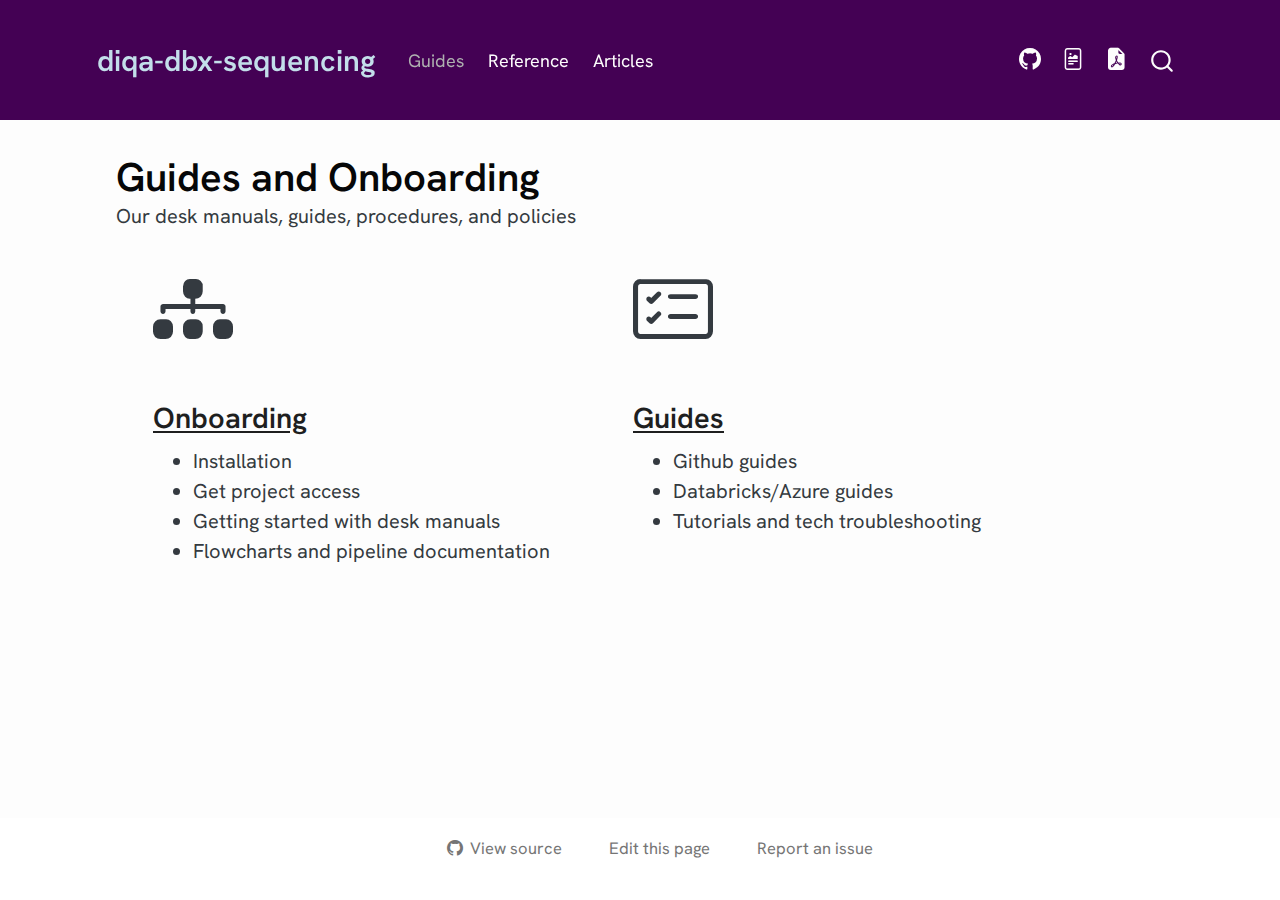
<file: guides/index.html>
<!DOCTYPE html>
<html xmlns="http://www.w3.org/1999/xhtml" lang="en" xml:lang="en"><head>

<meta charset="utf-8">
<meta name="generator" content="quarto-1.5.52">

<meta name="viewport" content="width=device-width, initial-scale=1.0, user-scalable=yes">

<meta name="description" content="Our desk manuals, guides, procedures, and policies">

<title>Guides and Onboarding – diqa-dbx-sequencing</title>
<style>
code{white-space: pre-wrap;}
span.smallcaps{font-variant: small-caps;}
div.columns{display: flex; gap: min(4vw, 1.5em);}
div.column{flex: auto; overflow-x: auto;}
div.hanging-indent{margin-left: 1.5em; text-indent: -1.5em;}
ul.task-list{list-style: none;}
ul.task-list li input[type="checkbox"] {
  width: 0.8em;
  margin: 0 0.8em 0.2em -1em; /* quarto-specific, see https://github.com/quarto-dev/quarto-cli/issues/4556 */ 
  vertical-align: middle;
}
</style>


<script src="../site_libs/quarto-nav/quarto-nav.js"></script>
<script src="../site_libs/quarto-nav/headroom.min.js"></script>
<script src="../site_libs/clipboard/clipboard.min.js"></script>
<script src="../site_libs/quarto-search/autocomplete.umd.js"></script>
<script src="../site_libs/quarto-search/fuse.min.js"></script>
<script src="../site_libs/quarto-search/quarto-search.js"></script>
<meta name="quarto:offset" content="../">
<script src="../site_libs/quarto-html/quarto.js"></script>
<script src="../site_libs/quarto-html/popper.min.js"></script>
<script src="../site_libs/quarto-html/tippy.umd.min.js"></script>
<script src="../site_libs/quarto-html/anchor.min.js"></script>
<link href="../site_libs/quarto-html/tippy.css" rel="stylesheet">
<link href="../site_libs/quarto-html/quarto-syntax-highlighting.css" rel="stylesheet" id="quarto-text-highlighting-styles">
<script src="../site_libs/bootstrap/bootstrap.min.js"></script>
<link href="../site_libs/bootstrap/bootstrap-icons.css" rel="stylesheet">
<link href="../site_libs/bootstrap/bootstrap.min.css" rel="stylesheet" id="quarto-bootstrap" data-mode="light">
<link href="../site_libs/quarto-contrib/bootstrap-icons-1.11.1/all.css" rel="stylesheet">
<script id="quarto-search-options" type="application/json">{
  "location": "navbar",
  "copy-button": false,
  "collapse-after": 3,
  "panel-placement": "end",
  "type": "overlay",
  "limit": 50,
  "keyboard-shortcut": [
    "f",
    "/",
    "s"
  ],
  "show-item-context": false,
  "language": {
    "search-no-results-text": "No results",
    "search-matching-documents-text": "matching documents",
    "search-copy-link-title": "Copy link to search",
    "search-hide-matches-text": "Hide additional matches",
    "search-more-match-text": "more match in this document",
    "search-more-matches-text": "more matches in this document",
    "search-clear-button-title": "Clear",
    "search-text-placeholder": "",
    "search-detached-cancel-button-title": "Cancel",
    "search-submit-button-title": "Submit",
    "search-label": "Search"
  }
}</script>


</head>

<body class="nav-fixed fullcontent">

<div id="quarto-search-results"></div>
  <header id="quarto-header" class="headroom fixed-top">
    <nav class="navbar navbar-expand-lg " data-bs-theme="dark">
      <div class="navbar-container container-fluid">
      <div class="navbar-brand-container mx-auto">
    <a class="navbar-brand" href="../index.html">
    <span class="navbar-title">diqa-dbx-sequencing</span>
    </a>
  </div>
            <div id="quarto-search" class="" title="Search"></div>
          <button class="navbar-toggler" type="button" data-bs-toggle="collapse" data-bs-target="#navbarCollapse" aria-controls="navbarCollapse" role="menu" aria-expanded="false" aria-label="Toggle navigation" onclick="if (window.quartoToggleHeadroom) { window.quartoToggleHeadroom(); }">
  <span class="navbar-toggler-icon"></span>
</button>
          <div class="collapse navbar-collapse" id="navbarCollapse">
            <ul class="navbar-nav navbar-nav-scroll me-auto">
  <li class="nav-item">
    <a class="nav-link active" href="../guides/index.html" aria-current="page"> 
<span class="menu-text">Guides</span></a>
  </li>  
  <li class="nav-item">
    <a class="nav-link" href="../notebooks/index.html"> 
<span class="menu-text">Reference</span></a>
  </li>  
  <li class="nav-item">
    <a class="nav-link" href="../articles/index.html"> 
<span class="menu-text">Articles</span></a>
  </li>  
</ul>
            <ul class="navbar-nav navbar-nav-scroll ms-auto">
  <li class="nav-item compact">
    <a class="nav-link" href="https://github.com/edenian-prince/quartodoc-demo"> <i class="bi bi-github" role="img" aria-label="GitHub">
</i> 
<span class="menu-text"></span></a>
  </li>  
  <li class="nav-item compact">
    <a class="nav-link" href="https://nwpage.org/"> <i class="bi bi-file-richtext" role="img" aria-label="NW-PaGe">
</i> 
<span class="menu-text"></span></a>
  </li>  
  <li class="nav-item compact">
    <a class="nav-link" href="https://github.com/NW-PaGe/standards/blob/main/nw-page-policies.pdf"> <i class="bi bi-file-earmark-pdf-fill" role="img" aria-label="NW-PaGe PDF">
</i> 
<span class="menu-text"></span></a>
  </li>  
</ul>
          </div> <!-- /navcollapse -->
            <div class="quarto-navbar-tools">
</div>
      </div> <!-- /container-fluid -->
    </nav>
</header>
<!-- content -->
<div id="quarto-content" class="quarto-container page-columns page-rows-contents page-layout-article page-navbar">
<!-- sidebar -->
<!-- margin-sidebar -->
    
<!-- main -->
<main class="content" id="quarto-document-content">

<header id="title-block-header" class="quarto-title-block default">
<div class="quarto-title">
<h1 class="title">Guides and Onboarding</h1>
</div>

<div>
  <div class="description">
    Our desk manuals, guides, procedures, and policies
  </div>
</div>


<div class="quarto-title-meta">

    
  
    
  </div>
  


</header>


<div class="container">
<div class="column" style="width:50%;">
<p><i class="bi-diagram-3-fill " style="font-size: 4em;" role="img" aria-hidden="true"></i></p>
<section id="onboarding" class="level3">
<h3 class="anchored" data-anchor-id="onboarding"><a href="../guides/onboarding.html">Onboarding</a></h3>
<ul>
<li>Installation</li>
<li>Get project access</li>
<li>Getting started with desk manuals</li>
<li>Flowcharts and pipeline documentation</li>
</ul>
</section>
</div>
<div class="column" style="width:50%;">
<p><i class="bi-card-checklist " style="font-size: 4em;" role="img" aria-hidden="true"></i></p>
<section id="guides" class="level3">
<h3 class="anchored" data-anchor-id="guides"><a href="../guides/guides.html">Guides</a></h3>
<ul>
<li>Github guides</li>
<li>Databricks/Azure guides</li>
<li>Tutorials and tech troubleshooting</li>
</ul>
</section>
</div>
</div>



</main> <!-- /main -->
<script id="quarto-html-after-body" type="application/javascript">
window.document.addEventListener("DOMContentLoaded", function (event) {
  const toggleBodyColorMode = (bsSheetEl) => {
    const mode = bsSheetEl.getAttribute("data-mode");
    const bodyEl = window.document.querySelector("body");
    if (mode === "dark") {
      bodyEl.classList.add("quarto-dark");
      bodyEl.classList.remove("quarto-light");
    } else {
      bodyEl.classList.add("quarto-light");
      bodyEl.classList.remove("quarto-dark");
    }
  }
  const toggleBodyColorPrimary = () => {
    const bsSheetEl = window.document.querySelector("link#quarto-bootstrap");
    if (bsSheetEl) {
      toggleBodyColorMode(bsSheetEl);
    }
  }
  toggleBodyColorPrimary();  
  const icon = "";
  const anchorJS = new window.AnchorJS();
  anchorJS.options = {
    placement: 'right',
    icon: icon
  };
  anchorJS.add('.anchored');
  const isCodeAnnotation = (el) => {
    for (const clz of el.classList) {
      if (clz.startsWith('code-annotation-')) {                     
        return true;
      }
    }
    return false;
  }
  const onCopySuccess = function(e) {
    // button target
    const button = e.trigger;
    // don't keep focus
    button.blur();
    // flash "checked"
    button.classList.add('code-copy-button-checked');
    var currentTitle = button.getAttribute("title");
    button.setAttribute("title", "Copied!");
    let tooltip;
    if (window.bootstrap) {
      button.setAttribute("data-bs-toggle", "tooltip");
      button.setAttribute("data-bs-placement", "left");
      button.setAttribute("data-bs-title", "Copied!");
      tooltip = new bootstrap.Tooltip(button, 
        { trigger: "manual", 
          customClass: "code-copy-button-tooltip",
          offset: [0, -8]});
      tooltip.show();    
    }
    setTimeout(function() {
      if (tooltip) {
        tooltip.hide();
        button.removeAttribute("data-bs-title");
        button.removeAttribute("data-bs-toggle");
        button.removeAttribute("data-bs-placement");
      }
      button.setAttribute("title", currentTitle);
      button.classList.remove('code-copy-button-checked');
    }, 1000);
    // clear code selection
    e.clearSelection();
  }
  const getTextToCopy = function(trigger) {
      const codeEl = trigger.previousElementSibling.cloneNode(true);
      for (const childEl of codeEl.children) {
        if (isCodeAnnotation(childEl)) {
          childEl.remove();
        }
      }
      return codeEl.innerText;
  }
  const clipboard = new window.ClipboardJS('.code-copy-button:not([data-in-quarto-modal])', {
    text: getTextToCopy
  });
  clipboard.on('success', onCopySuccess);
  if (window.document.getElementById('quarto-embedded-source-code-modal')) {
    // For code content inside modals, clipBoardJS needs to be initialized with a container option
    // TODO: Check when it could be a function (https://github.com/zenorocha/clipboard.js/issues/860)
    const clipboardModal = new window.ClipboardJS('.code-copy-button[data-in-quarto-modal]', {
      text: getTextToCopy,
      container: window.document.getElementById('quarto-embedded-source-code-modal')
    });
    clipboardModal.on('success', onCopySuccess);
  }
    var localhostRegex = new RegExp(/^(?:http|https):\/\/localhost\:?[0-9]*\//);
    var mailtoRegex = new RegExp(/^mailto:/);
      var filterRegex = new RegExp('/' + window.location.host + '/');
    var isInternal = (href) => {
        return filterRegex.test(href) || localhostRegex.test(href) || mailtoRegex.test(href);
    }
    // Inspect non-navigation links and adorn them if external
 	var links = window.document.querySelectorAll('a[href]:not(.nav-link):not(.navbar-brand):not(.toc-action):not(.sidebar-link):not(.sidebar-item-toggle):not(.pagination-link):not(.no-external):not([aria-hidden]):not(.dropdown-item):not(.quarto-navigation-tool):not(.about-link)');
    for (var i=0; i<links.length; i++) {
      const link = links[i];
      if (!isInternal(link.href)) {
        // undo the damage that might have been done by quarto-nav.js in the case of
        // links that we want to consider external
        if (link.dataset.originalHref !== undefined) {
          link.href = link.dataset.originalHref;
        }
      }
    }
  function tippyHover(el, contentFn, onTriggerFn, onUntriggerFn) {
    const config = {
      allowHTML: true,
      maxWidth: 500,
      delay: 100,
      arrow: false,
      appendTo: function(el) {
          return el.parentElement;
      },
      interactive: true,
      interactiveBorder: 10,
      theme: 'quarto',
      placement: 'bottom-start',
    };
    if (contentFn) {
      config.content = contentFn;
    }
    if (onTriggerFn) {
      config.onTrigger = onTriggerFn;
    }
    if (onUntriggerFn) {
      config.onUntrigger = onUntriggerFn;
    }
    window.tippy(el, config); 
  }
  const noterefs = window.document.querySelectorAll('a[role="doc-noteref"]');
  for (var i=0; i<noterefs.length; i++) {
    const ref = noterefs[i];
    tippyHover(ref, function() {
      // use id or data attribute instead here
      let href = ref.getAttribute('data-footnote-href') || ref.getAttribute('href');
      try { href = new URL(href).hash; } catch {}
      const id = href.replace(/^#\/?/, "");
      const note = window.document.getElementById(id);
      if (note) {
        return note.innerHTML;
      } else {
        return "";
      }
    });
  }
  const xrefs = window.document.querySelectorAll('a.quarto-xref');
  const processXRef = (id, note) => {
    // Strip column container classes
    const stripColumnClz = (el) => {
      el.classList.remove("page-full", "page-columns");
      if (el.children) {
        for (const child of el.children) {
          stripColumnClz(child);
        }
      }
    }
    stripColumnClz(note)
    if (id === null || id.startsWith('sec-')) {
      // Special case sections, only their first couple elements
      const container = document.createElement("div");
      if (note.children && note.children.length > 2) {
        container.appendChild(note.children[0].cloneNode(true));
        for (let i = 1; i < note.children.length; i++) {
          const child = note.children[i];
          if (child.tagName === "P" && child.innerText === "") {
            continue;
          } else {
            container.appendChild(child.cloneNode(true));
            break;
          }
        }
        if (window.Quarto?.typesetMath) {
          window.Quarto.typesetMath(container);
        }
        return container.innerHTML
      } else {
        if (window.Quarto?.typesetMath) {
          window.Quarto.typesetMath(note);
        }
        return note.innerHTML;
      }
    } else {
      // Remove any anchor links if they are present
      const anchorLink = note.querySelector('a.anchorjs-link');
      if (anchorLink) {
        anchorLink.remove();
      }
      if (window.Quarto?.typesetMath) {
        window.Quarto.typesetMath(note);
      }
      // TODO in 1.5, we should make sure this works without a callout special case
      if (note.classList.contains("callout")) {
        return note.outerHTML;
      } else {
        return note.innerHTML;
      }
    }
  }
  for (var i=0; i<xrefs.length; i++) {
    const xref = xrefs[i];
    tippyHover(xref, undefined, function(instance) {
      instance.disable();
      let url = xref.getAttribute('href');
      let hash = undefined; 
      if (url.startsWith('#')) {
        hash = url;
      } else {
        try { hash = new URL(url).hash; } catch {}
      }
      if (hash) {
        const id = hash.replace(/^#\/?/, "");
        const note = window.document.getElementById(id);
        if (note !== null) {
          try {
            const html = processXRef(id, note.cloneNode(true));
            instance.setContent(html);
          } finally {
            instance.enable();
            instance.show();
          }
        } else {
          // See if we can fetch this
          fetch(url.split('#')[0])
          .then(res => res.text())
          .then(html => {
            const parser = new DOMParser();
            const htmlDoc = parser.parseFromString(html, "text/html");
            const note = htmlDoc.getElementById(id);
            if (note !== null) {
              const html = processXRef(id, note);
              instance.setContent(html);
            } 
          }).finally(() => {
            instance.enable();
            instance.show();
          });
        }
      } else {
        // See if we can fetch a full url (with no hash to target)
        // This is a special case and we should probably do some content thinning / targeting
        fetch(url)
        .then(res => res.text())
        .then(html => {
          const parser = new DOMParser();
          const htmlDoc = parser.parseFromString(html, "text/html");
          const note = htmlDoc.querySelector('main.content');
          if (note !== null) {
            // This should only happen for chapter cross references
            // (since there is no id in the URL)
            // remove the first header
            if (note.children.length > 0 && note.children[0].tagName === "HEADER") {
              note.children[0].remove();
            }
            const html = processXRef(null, note);
            instance.setContent(html);
          } 
        }).finally(() => {
          instance.enable();
          instance.show();
        });
      }
    }, function(instance) {
    });
  }
      let selectedAnnoteEl;
      const selectorForAnnotation = ( cell, annotation) => {
        let cellAttr = 'data-code-cell="' + cell + '"';
        let lineAttr = 'data-code-annotation="' +  annotation + '"';
        const selector = 'span[' + cellAttr + '][' + lineAttr + ']';
        return selector;
      }
      const selectCodeLines = (annoteEl) => {
        const doc = window.document;
        const targetCell = annoteEl.getAttribute("data-target-cell");
        const targetAnnotation = annoteEl.getAttribute("data-target-annotation");
        const annoteSpan = window.document.querySelector(selectorForAnnotation(targetCell, targetAnnotation));
        const lines = annoteSpan.getAttribute("data-code-lines").split(",");
        const lineIds = lines.map((line) => {
          return targetCell + "-" + line;
        })
        let top = null;
        let height = null;
        let parent = null;
        if (lineIds.length > 0) {
            //compute the position of the single el (top and bottom and make a div)
            const el = window.document.getElementById(lineIds[0]);
            top = el.offsetTop;
            height = el.offsetHeight;
            parent = el.parentElement.parentElement;
          if (lineIds.length > 1) {
            const lastEl = window.document.getElementById(lineIds[lineIds.length - 1]);
            const bottom = lastEl.offsetTop + lastEl.offsetHeight;
            height = bottom - top;
          }
          if (top !== null && height !== null && parent !== null) {
            // cook up a div (if necessary) and position it 
            let div = window.document.getElementById("code-annotation-line-highlight");
            if (div === null) {
              div = window.document.createElement("div");
              div.setAttribute("id", "code-annotation-line-highlight");
              div.style.position = 'absolute';
              parent.appendChild(div);
            }
            div.style.top = top - 2 + "px";
            div.style.height = height + 4 + "px";
            div.style.left = 0;
            let gutterDiv = window.document.getElementById("code-annotation-line-highlight-gutter");
            if (gutterDiv === null) {
              gutterDiv = window.document.createElement("div");
              gutterDiv.setAttribute("id", "code-annotation-line-highlight-gutter");
              gutterDiv.style.position = 'absolute';
              const codeCell = window.document.getElementById(targetCell);
              const gutter = codeCell.querySelector('.code-annotation-gutter');
              gutter.appendChild(gutterDiv);
            }
            gutterDiv.style.top = top - 2 + "px";
            gutterDiv.style.height = height + 4 + "px";
          }
          selectedAnnoteEl = annoteEl;
        }
      };
      const unselectCodeLines = () => {
        const elementsIds = ["code-annotation-line-highlight", "code-annotation-line-highlight-gutter"];
        elementsIds.forEach((elId) => {
          const div = window.document.getElementById(elId);
          if (div) {
            div.remove();
          }
        });
        selectedAnnoteEl = undefined;
      };
        // Handle positioning of the toggle
    window.addEventListener(
      "resize",
      throttle(() => {
        elRect = undefined;
        if (selectedAnnoteEl) {
          selectCodeLines(selectedAnnoteEl);
        }
      }, 10)
    );
    function throttle(fn, ms) {
    let throttle = false;
    let timer;
      return (...args) => {
        if(!throttle) { // first call gets through
            fn.apply(this, args);
            throttle = true;
        } else { // all the others get throttled
            if(timer) clearTimeout(timer); // cancel #2
            timer = setTimeout(() => {
              fn.apply(this, args);
              timer = throttle = false;
            }, ms);
        }
      };
    }
      // Attach click handler to the DT
      const annoteDls = window.document.querySelectorAll('dt[data-target-cell]');
      for (const annoteDlNode of annoteDls) {
        annoteDlNode.addEventListener('click', (event) => {
          const clickedEl = event.target;
          if (clickedEl !== selectedAnnoteEl) {
            unselectCodeLines();
            const activeEl = window.document.querySelector('dt[data-target-cell].code-annotation-active');
            if (activeEl) {
              activeEl.classList.remove('code-annotation-active');
            }
            selectCodeLines(clickedEl);
            clickedEl.classList.add('code-annotation-active');
          } else {
            // Unselect the line
            unselectCodeLines();
            clickedEl.classList.remove('code-annotation-active');
          }
        });
      }
  const findCites = (el) => {
    const parentEl = el.parentElement;
    if (parentEl) {
      const cites = parentEl.dataset.cites;
      if (cites) {
        return {
          el,
          cites: cites.split(' ')
        };
      } else {
        return findCites(el.parentElement)
      }
    } else {
      return undefined;
    }
  };
  var bibliorefs = window.document.querySelectorAll('a[role="doc-biblioref"]');
  for (var i=0; i<bibliorefs.length; i++) {
    const ref = bibliorefs[i];
    const citeInfo = findCites(ref);
    if (citeInfo) {
      tippyHover(citeInfo.el, function() {
        var popup = window.document.createElement('div');
        citeInfo.cites.forEach(function(cite) {
          var citeDiv = window.document.createElement('div');
          citeDiv.classList.add('hanging-indent');
          citeDiv.classList.add('csl-entry');
          var biblioDiv = window.document.getElementById('ref-' + cite);
          if (biblioDiv) {
            citeDiv.innerHTML = biblioDiv.innerHTML;
          }
          popup.appendChild(citeDiv);
        });
        return popup.innerHTML;
      });
    }
  }
});
</script>
</div> <!-- /content -->




<footer class="footer"><div class="nav-footer"><div class="nav-footer-center"><div class="toc-actions"><ul><li><a href="https://github.com/DOH-EPI-Coders/diqa-dbx-sequencing/blob/main/guides/index.qmd" class="toc-action"><i class="bi bi-github"></i>View source</a></li><li><a href="https://github.com/DOH-EPI-Coders/diqa-dbx-sequencing/edit/main/guides/index.qmd" class="toc-action"><i class="bi empty"></i>Edit this page</a></li><li><a href="https://github.com/DOH-EPI-Coders/diqa-dbx-sequencing/issues/new" class="toc-action"><i class="bi empty"></i>Report an issue</a></li></ul></div></div></div></footer></body></html>
</file>
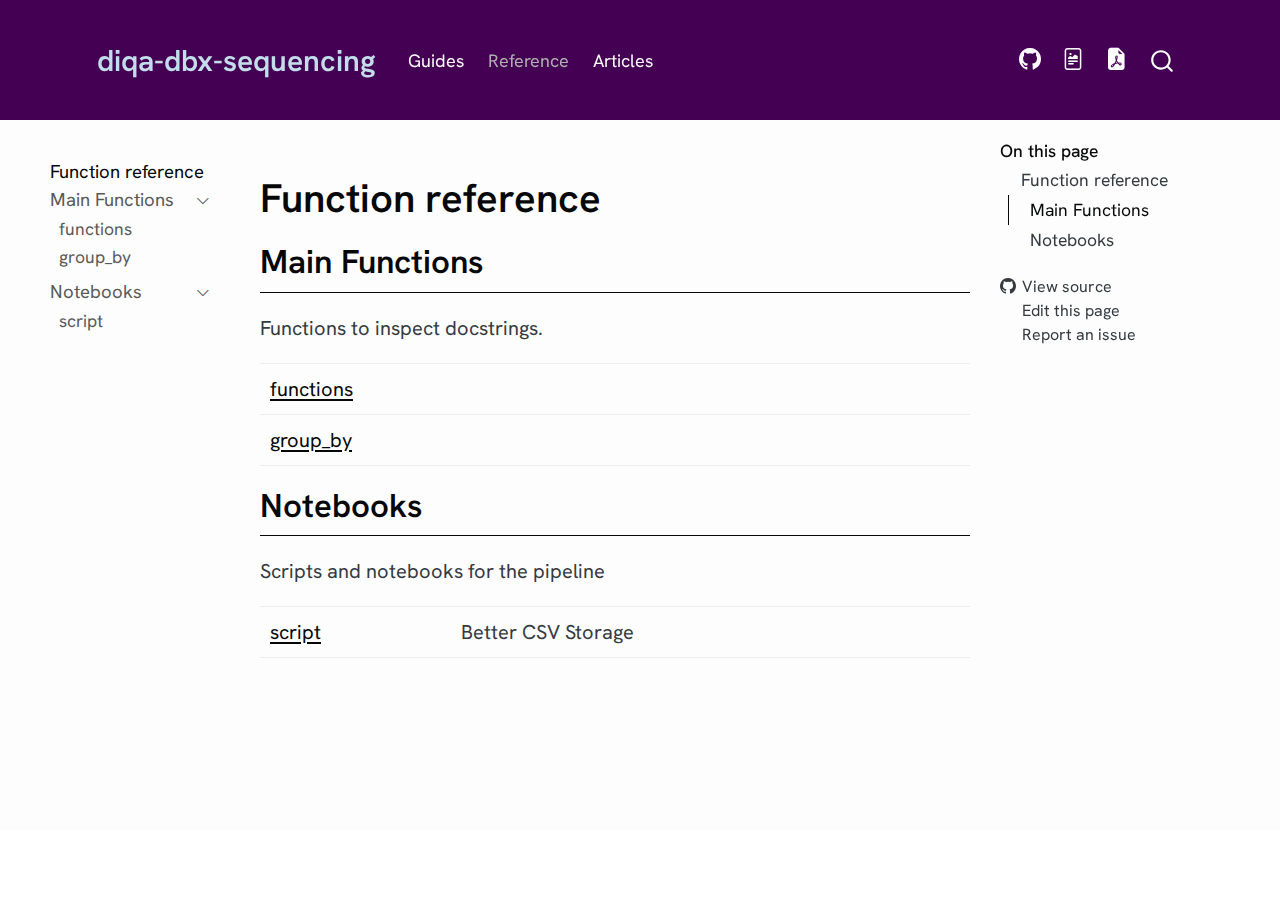
<file: notebooks/index.html>
<!DOCTYPE html>
<html xmlns="http://www.w3.org/1999/xhtml" lang="en" xml:lang="en"><head>

<meta charset="utf-8">
<meta name="generator" content="quarto-1.5.52">

<meta name="viewport" content="width=device-width, initial-scale=1.0, user-scalable=yes">


<title>index – diqa-dbx-sequencing</title>
<style>
code{white-space: pre-wrap;}
span.smallcaps{font-variant: small-caps;}
div.columns{display: flex; gap: min(4vw, 1.5em);}
div.column{flex: auto; overflow-x: auto;}
div.hanging-indent{margin-left: 1.5em; text-indent: -1.5em;}
ul.task-list{list-style: none;}
ul.task-list li input[type="checkbox"] {
  width: 0.8em;
  margin: 0 0.8em 0.2em -1em; /* quarto-specific, see https://github.com/quarto-dev/quarto-cli/issues/4556 */ 
  vertical-align: middle;
}
</style>


<script src="../site_libs/quarto-nav/quarto-nav.js"></script>
<script src="../site_libs/quarto-nav/headroom.min.js"></script>
<script src="../site_libs/clipboard/clipboard.min.js"></script>
<script src="../site_libs/quarto-search/autocomplete.umd.js"></script>
<script src="../site_libs/quarto-search/fuse.min.js"></script>
<script src="../site_libs/quarto-search/quarto-search.js"></script>
<meta name="quarto:offset" content="../">
<script src="../site_libs/quarto-html/quarto.js"></script>
<script src="../site_libs/quarto-html/popper.min.js"></script>
<script src="../site_libs/quarto-html/tippy.umd.min.js"></script>
<script src="../site_libs/quarto-html/anchor.min.js"></script>
<link href="../site_libs/quarto-html/tippy.css" rel="stylesheet">
<link href="../site_libs/quarto-html/quarto-syntax-highlighting.css" rel="stylesheet" id="quarto-text-highlighting-styles">
<script src="../site_libs/bootstrap/bootstrap.min.js"></script>
<link href="../site_libs/bootstrap/bootstrap-icons.css" rel="stylesheet">
<link href="../site_libs/bootstrap/bootstrap.min.css" rel="stylesheet" id="quarto-bootstrap" data-mode="light">
<script id="quarto-search-options" type="application/json">{
  "location": "navbar",
  "copy-button": false,
  "collapse-after": 3,
  "panel-placement": "end",
  "type": "overlay",
  "limit": 50,
  "keyboard-shortcut": [
    "f",
    "/",
    "s"
  ],
  "show-item-context": false,
  "language": {
    "search-no-results-text": "No results",
    "search-matching-documents-text": "matching documents",
    "search-copy-link-title": "Copy link to search",
    "search-hide-matches-text": "Hide additional matches",
    "search-more-match-text": "more match in this document",
    "search-more-matches-text": "more matches in this document",
    "search-clear-button-title": "Clear",
    "search-text-placeholder": "",
    "search-detached-cancel-button-title": "Cancel",
    "search-submit-button-title": "Submit",
    "search-label": "Search"
  }
}</script>


</head>

<body class="nav-sidebar floating nav-fixed">

<div id="quarto-search-results"></div>
  <header id="quarto-header" class="headroom fixed-top">
    <nav class="navbar navbar-expand-lg " data-bs-theme="dark">
      <div class="navbar-container container-fluid">
      <div class="navbar-brand-container mx-auto">
    <a class="navbar-brand" href="../index.html">
    <span class="navbar-title">diqa-dbx-sequencing</span>
    </a>
  </div>
            <div id="quarto-search" class="" title="Search"></div>
          <button class="navbar-toggler" type="button" data-bs-toggle="collapse" data-bs-target="#navbarCollapse" aria-controls="navbarCollapse" role="menu" aria-expanded="false" aria-label="Toggle navigation" onclick="if (window.quartoToggleHeadroom) { window.quartoToggleHeadroom(); }">
  <span class="navbar-toggler-icon"></span>
</button>
          <div class="collapse navbar-collapse" id="navbarCollapse">
            <ul class="navbar-nav navbar-nav-scroll me-auto">
  <li class="nav-item">
    <a class="nav-link" href="../guides/index.html"> 
<span class="menu-text">Guides</span></a>
  </li>  
  <li class="nav-item">
    <a class="nav-link active" href="../notebooks/index.html" aria-current="page"> 
<span class="menu-text">Reference</span></a>
  </li>  
  <li class="nav-item">
    <a class="nav-link" href="../articles/index.html"> 
<span class="menu-text">Articles</span></a>
  </li>  
</ul>
            <ul class="navbar-nav navbar-nav-scroll ms-auto">
  <li class="nav-item compact">
    <a class="nav-link" href="https://github.com/edenian-prince/quartodoc-demo"> <i class="bi bi-github" role="img" aria-label="GitHub">
</i> 
<span class="menu-text"></span></a>
  </li>  
  <li class="nav-item compact">
    <a class="nav-link" href="https://nwpage.org/"> <i class="bi bi-file-richtext" role="img" aria-label="NW-PaGe">
</i> 
<span class="menu-text"></span></a>
  </li>  
  <li class="nav-item compact">
    <a class="nav-link" href="https://github.com/NW-PaGe/standards/blob/main/nw-page-policies.pdf"> <i class="bi bi-file-earmark-pdf-fill" role="img" aria-label="NW-PaGe PDF">
</i> 
<span class="menu-text"></span></a>
  </li>  
</ul>
          </div> <!-- /navcollapse -->
            <div class="quarto-navbar-tools">
</div>
      </div> <!-- /container-fluid -->
    </nav>
  <nav class="quarto-secondary-nav">
    <div class="container-fluid d-flex">
      <button type="button" class="quarto-btn-toggle btn" data-bs-toggle="collapse" role="button" data-bs-target=".quarto-sidebar-collapse-item" aria-controls="quarto-sidebar" aria-expanded="false" aria-label="Toggle sidebar navigation" onclick="if (window.quartoToggleHeadroom) { window.quartoToggleHeadroom(); }">
        <i class="bi bi-layout-text-sidebar-reverse"></i>
      </button>
        <nav class="quarto-page-breadcrumbs" aria-label="breadcrumb"><ol class="breadcrumb"><li class="breadcrumb-item"><a href="../notebooks/index.html">Function reference</a></li></ol></nav>
        <a class="flex-grow-1" role="navigation" data-bs-toggle="collapse" data-bs-target=".quarto-sidebar-collapse-item" aria-controls="quarto-sidebar" aria-expanded="false" aria-label="Toggle sidebar navigation" onclick="if (window.quartoToggleHeadroom) { window.quartoToggleHeadroom(); }">      
        </a>
    </div>
  </nav>
</header>
<!-- content -->
<div id="quarto-content" class="quarto-container page-columns page-rows-contents page-layout-article page-navbar">
<!-- sidebar -->
  <nav id="quarto-sidebar" class="sidebar collapse collapse-horizontal quarto-sidebar-collapse-item sidebar-navigation floating overflow-auto">
    <div class="sidebar-menu-container"> 
    <ul class="list-unstyled mt-1">
        <li class="sidebar-item">
  <div class="sidebar-item-container"> 
  <a href="../notebooks/index.html" class="sidebar-item-text sidebar-link active">
 <span class="menu-text">Function reference</span></a>
  </div>
</li>
        <li class="sidebar-item sidebar-item-section">
      <div class="sidebar-item-container"> 
            <a class="sidebar-item-text sidebar-link text-start" data-bs-toggle="collapse" data-bs-target="#quarto-sidebar-section-1" role="navigation" aria-expanded="true">
 <span class="menu-text">Main Functions</span></a>
          <a class="sidebar-item-toggle text-start" data-bs-toggle="collapse" data-bs-target="#quarto-sidebar-section-1" role="navigation" aria-expanded="true" aria-label="Toggle section">
            <i class="bi bi-chevron-right ms-2"></i>
          </a> 
      </div>
      <ul id="quarto-sidebar-section-1" class="collapse list-unstyled sidebar-section depth1 show">  
          <li class="sidebar-item">
  <div class="sidebar-item-container"> 
  <a href="../notebooks/functions.html" class="sidebar-item-text sidebar-link">
 <span class="menu-text">functions</span></a>
  </div>
</li>
          <li class="sidebar-item">
  <div class="sidebar-item-container"> 
  <a href="../notebooks/group_by.html" class="sidebar-item-text sidebar-link">
 <span class="menu-text">group_by</span></a>
  </div>
</li>
      </ul>
  </li>
        <li class="sidebar-item sidebar-item-section">
      <div class="sidebar-item-container"> 
            <a class="sidebar-item-text sidebar-link text-start" data-bs-toggle="collapse" data-bs-target="#quarto-sidebar-section-2" role="navigation" aria-expanded="true">
 <span class="menu-text">Notebooks</span></a>
          <a class="sidebar-item-toggle text-start" data-bs-toggle="collapse" data-bs-target="#quarto-sidebar-section-2" role="navigation" aria-expanded="true" aria-label="Toggle section">
            <i class="bi bi-chevron-right ms-2"></i>
          </a> 
      </div>
      <ul id="quarto-sidebar-section-2" class="collapse list-unstyled sidebar-section depth1 show">  
          <li class="sidebar-item">
  <div class="sidebar-item-container"> 
  <a href="../notebooks/script.html" class="sidebar-item-text sidebar-link">
 <span class="menu-text">script</span></a>
  </div>
</li>
      </ul>
  </li>
    </ul>
    </div>
</nav>
<div id="quarto-sidebar-glass" class="quarto-sidebar-collapse-item" data-bs-toggle="collapse" data-bs-target=".quarto-sidebar-collapse-item"></div>
<!-- margin-sidebar -->
    <div id="quarto-margin-sidebar" class="sidebar margin-sidebar">
        <nav id="TOC" role="doc-toc" class="toc-active">
    <h2 id="toc-title">On this page</h2>
   
  <ul>
  <li><a href="#function-reference" id="toc-function-reference" class="nav-link active" data-scroll-target="#function-reference">Function reference</a>
  <ul class="collapse">
  <li><a href="#main-functions" id="toc-main-functions" class="nav-link" data-scroll-target="#main-functions">Main Functions</a></li>
  <li><a href="#notebooks" id="toc-notebooks" class="nav-link" data-scroll-target="#notebooks">Notebooks</a></li>
  </ul></li>
  </ul>
<div class="toc-actions"><ul><li><a href="https://github.com/DOH-EPI-Coders/diqa-dbx-sequencing/blob/main/notebooks/index.qmd" class="toc-action"><i class="bi bi-github"></i>View source</a></li><li><a href="https://github.com/DOH-EPI-Coders/diqa-dbx-sequencing/edit/main/notebooks/index.qmd" class="toc-action"><i class="bi empty"></i>Edit this page</a></li><li><a href="https://github.com/DOH-EPI-Coders/diqa-dbx-sequencing/issues/new" class="toc-action"><i class="bi empty"></i>Report an issue</a></li></ul></div></nav>
    </div>
<!-- main -->
<main class="content" id="quarto-document-content">




<section id="function-reference" class="level1 doc doc-index">
<h1 class="doc doc-index">Function reference</h1>
<section id="main-functions" class="level2">
<h2 class="anchored" data-anchor-id="main-functions">Main Functions</h2>
<p>Functions to inspect docstrings.</p>
<table class="caption-top table">
<tbody>
<tr class="odd">
<td><a href="../notebooks/functions.html#functions">functions</a></td>
<td></td>
</tr>
<tr class="even">
<td><a href="../notebooks/group_by.html#group_by">group_by</a></td>
<td></td>
</tr>
</tbody>
</table>
</section>
<section id="notebooks" class="level2">
<h2 class="anchored" data-anchor-id="notebooks">Notebooks</h2>
<p>Scripts and notebooks for the pipeline</p>
<table class="caption-top table">
<tbody>
<tr class="odd">
<td><a href="../notebooks/script.html#script">script</a></td>
<td>Better CSV Storage</td>
</tr>
</tbody>
</table>


</section>
</section>

</main> <!-- /main -->
<script id="quarto-html-after-body" type="application/javascript">
window.document.addEventListener("DOMContentLoaded", function (event) {
  const toggleBodyColorMode = (bsSheetEl) => {
    const mode = bsSheetEl.getAttribute("data-mode");
    const bodyEl = window.document.querySelector("body");
    if (mode === "dark") {
      bodyEl.classList.add("quarto-dark");
      bodyEl.classList.remove("quarto-light");
    } else {
      bodyEl.classList.add("quarto-light");
      bodyEl.classList.remove("quarto-dark");
    }
  }
  const toggleBodyColorPrimary = () => {
    const bsSheetEl = window.document.querySelector("link#quarto-bootstrap");
    if (bsSheetEl) {
      toggleBodyColorMode(bsSheetEl);
    }
  }
  toggleBodyColorPrimary();  
  const icon = "";
  const anchorJS = new window.AnchorJS();
  anchorJS.options = {
    placement: 'right',
    icon: icon
  };
  anchorJS.add('.anchored');
  const isCodeAnnotation = (el) => {
    for (const clz of el.classList) {
      if (clz.startsWith('code-annotation-')) {                     
        return true;
      }
    }
    return false;
  }
  const onCopySuccess = function(e) {
    // button target
    const button = e.trigger;
    // don't keep focus
    button.blur();
    // flash "checked"
    button.classList.add('code-copy-button-checked');
    var currentTitle = button.getAttribute("title");
    button.setAttribute("title", "Copied!");
    let tooltip;
    if (window.bootstrap) {
      button.setAttribute("data-bs-toggle", "tooltip");
      button.setAttribute("data-bs-placement", "left");
      button.setAttribute("data-bs-title", "Copied!");
      tooltip = new bootstrap.Tooltip(button, 
        { trigger: "manual", 
          customClass: "code-copy-button-tooltip",
          offset: [0, -8]});
      tooltip.show();    
    }
    setTimeout(function() {
      if (tooltip) {
        tooltip.hide();
        button.removeAttribute("data-bs-title");
        button.removeAttribute("data-bs-toggle");
        button.removeAttribute("data-bs-placement");
      }
      button.setAttribute("title", currentTitle);
      button.classList.remove('code-copy-button-checked');
    }, 1000);
    // clear code selection
    e.clearSelection();
  }
  const getTextToCopy = function(trigger) {
      const codeEl = trigger.previousElementSibling.cloneNode(true);
      for (const childEl of codeEl.children) {
        if (isCodeAnnotation(childEl)) {
          childEl.remove();
        }
      }
      return codeEl.innerText;
  }
  const clipboard = new window.ClipboardJS('.code-copy-button:not([data-in-quarto-modal])', {
    text: getTextToCopy
  });
  clipboard.on('success', onCopySuccess);
  if (window.document.getElementById('quarto-embedded-source-code-modal')) {
    // For code content inside modals, clipBoardJS needs to be initialized with a container option
    // TODO: Check when it could be a function (https://github.com/zenorocha/clipboard.js/issues/860)
    const clipboardModal = new window.ClipboardJS('.code-copy-button[data-in-quarto-modal]', {
      text: getTextToCopy,
      container: window.document.getElementById('quarto-embedded-source-code-modal')
    });
    clipboardModal.on('success', onCopySuccess);
  }
    var localhostRegex = new RegExp(/^(?:http|https):\/\/localhost\:?[0-9]*\//);
    var mailtoRegex = new RegExp(/^mailto:/);
      var filterRegex = new RegExp('/' + window.location.host + '/');
    var isInternal = (href) => {
        return filterRegex.test(href) || localhostRegex.test(href) || mailtoRegex.test(href);
    }
    // Inspect non-navigation links and adorn them if external
 	var links = window.document.querySelectorAll('a[href]:not(.nav-link):not(.navbar-brand):not(.toc-action):not(.sidebar-link):not(.sidebar-item-toggle):not(.pagination-link):not(.no-external):not([aria-hidden]):not(.dropdown-item):not(.quarto-navigation-tool):not(.about-link)');
    for (var i=0; i<links.length; i++) {
      const link = links[i];
      if (!isInternal(link.href)) {
        // undo the damage that might have been done by quarto-nav.js in the case of
        // links that we want to consider external
        if (link.dataset.originalHref !== undefined) {
          link.href = link.dataset.originalHref;
        }
      }
    }
  function tippyHover(el, contentFn, onTriggerFn, onUntriggerFn) {
    const config = {
      allowHTML: true,
      maxWidth: 500,
      delay: 100,
      arrow: false,
      appendTo: function(el) {
          return el.parentElement;
      },
      interactive: true,
      interactiveBorder: 10,
      theme: 'quarto',
      placement: 'bottom-start',
    };
    if (contentFn) {
      config.content = contentFn;
    }
    if (onTriggerFn) {
      config.onTrigger = onTriggerFn;
    }
    if (onUntriggerFn) {
      config.onUntrigger = onUntriggerFn;
    }
    window.tippy(el, config); 
  }
  const noterefs = window.document.querySelectorAll('a[role="doc-noteref"]');
  for (var i=0; i<noterefs.length; i++) {
    const ref = noterefs[i];
    tippyHover(ref, function() {
      // use id or data attribute instead here
      let href = ref.getAttribute('data-footnote-href') || ref.getAttribute('href');
      try { href = new URL(href).hash; } catch {}
      const id = href.replace(/^#\/?/, "");
      const note = window.document.getElementById(id);
      if (note) {
        return note.innerHTML;
      } else {
        return "";
      }
    });
  }
  const xrefs = window.document.querySelectorAll('a.quarto-xref');
  const processXRef = (id, note) => {
    // Strip column container classes
    const stripColumnClz = (el) => {
      el.classList.remove("page-full", "page-columns");
      if (el.children) {
        for (const child of el.children) {
          stripColumnClz(child);
        }
      }
    }
    stripColumnClz(note)
    if (id === null || id.startsWith('sec-')) {
      // Special case sections, only their first couple elements
      const container = document.createElement("div");
      if (note.children && note.children.length > 2) {
        container.appendChild(note.children[0].cloneNode(true));
        for (let i = 1; i < note.children.length; i++) {
          const child = note.children[i];
          if (child.tagName === "P" && child.innerText === "") {
            continue;
          } else {
            container.appendChild(child.cloneNode(true));
            break;
          }
        }
        if (window.Quarto?.typesetMath) {
          window.Quarto.typesetMath(container);
        }
        return container.innerHTML
      } else {
        if (window.Quarto?.typesetMath) {
          window.Quarto.typesetMath(note);
        }
        return note.innerHTML;
      }
    } else {
      // Remove any anchor links if they are present
      const anchorLink = note.querySelector('a.anchorjs-link');
      if (anchorLink) {
        anchorLink.remove();
      }
      if (window.Quarto?.typesetMath) {
        window.Quarto.typesetMath(note);
      }
      // TODO in 1.5, we should make sure this works without a callout special case
      if (note.classList.contains("callout")) {
        return note.outerHTML;
      } else {
        return note.innerHTML;
      }
    }
  }
  for (var i=0; i<xrefs.length; i++) {
    const xref = xrefs[i];
    tippyHover(xref, undefined, function(instance) {
      instance.disable();
      let url = xref.getAttribute('href');
      let hash = undefined; 
      if (url.startsWith('#')) {
        hash = url;
      } else {
        try { hash = new URL(url).hash; } catch {}
      }
      if (hash) {
        const id = hash.replace(/^#\/?/, "");
        const note = window.document.getElementById(id);
        if (note !== null) {
          try {
            const html = processXRef(id, note.cloneNode(true));
            instance.setContent(html);
          } finally {
            instance.enable();
            instance.show();
          }
        } else {
          // See if we can fetch this
          fetch(url.split('#')[0])
          .then(res => res.text())
          .then(html => {
            const parser = new DOMParser();
            const htmlDoc = parser.parseFromString(html, "text/html");
            const note = htmlDoc.getElementById(id);
            if (note !== null) {
              const html = processXRef(id, note);
              instance.setContent(html);
            } 
          }).finally(() => {
            instance.enable();
            instance.show();
          });
        }
      } else {
        // See if we can fetch a full url (with no hash to target)
        // This is a special case and we should probably do some content thinning / targeting
        fetch(url)
        .then(res => res.text())
        .then(html => {
          const parser = new DOMParser();
          const htmlDoc = parser.parseFromString(html, "text/html");
          const note = htmlDoc.querySelector('main.content');
          if (note !== null) {
            // This should only happen for chapter cross references
            // (since there is no id in the URL)
            // remove the first header
            if (note.children.length > 0 && note.children[0].tagName === "HEADER") {
              note.children[0].remove();
            }
            const html = processXRef(null, note);
            instance.setContent(html);
          } 
        }).finally(() => {
          instance.enable();
          instance.show();
        });
      }
    }, function(instance) {
    });
  }
      let selectedAnnoteEl;
      const selectorForAnnotation = ( cell, annotation) => {
        let cellAttr = 'data-code-cell="' + cell + '"';
        let lineAttr = 'data-code-annotation="' +  annotation + '"';
        const selector = 'span[' + cellAttr + '][' + lineAttr + ']';
        return selector;
      }
      const selectCodeLines = (annoteEl) => {
        const doc = window.document;
        const targetCell = annoteEl.getAttribute("data-target-cell");
        const targetAnnotation = annoteEl.getAttribute("data-target-annotation");
        const annoteSpan = window.document.querySelector(selectorForAnnotation(targetCell, targetAnnotation));
        const lines = annoteSpan.getAttribute("data-code-lines").split(",");
        const lineIds = lines.map((line) => {
          return targetCell + "-" + line;
        })
        let top = null;
        let height = null;
        let parent = null;
        if (lineIds.length > 0) {
            //compute the position of the single el (top and bottom and make a div)
            const el = window.document.getElementById(lineIds[0]);
            top = el.offsetTop;
            height = el.offsetHeight;
            parent = el.parentElement.parentElement;
          if (lineIds.length > 1) {
            const lastEl = window.document.getElementById(lineIds[lineIds.length - 1]);
            const bottom = lastEl.offsetTop + lastEl.offsetHeight;
            height = bottom - top;
          }
          if (top !== null && height !== null && parent !== null) {
            // cook up a div (if necessary) and position it 
            let div = window.document.getElementById("code-annotation-line-highlight");
            if (div === null) {
              div = window.document.createElement("div");
              div.setAttribute("id", "code-annotation-line-highlight");
              div.style.position = 'absolute';
              parent.appendChild(div);
            }
            div.style.top = top - 2 + "px";
            div.style.height = height + 4 + "px";
            div.style.left = 0;
            let gutterDiv = window.document.getElementById("code-annotation-line-highlight-gutter");
            if (gutterDiv === null) {
              gutterDiv = window.document.createElement("div");
              gutterDiv.setAttribute("id", "code-annotation-line-highlight-gutter");
              gutterDiv.style.position = 'absolute';
              const codeCell = window.document.getElementById(targetCell);
              const gutter = codeCell.querySelector('.code-annotation-gutter');
              gutter.appendChild(gutterDiv);
            }
            gutterDiv.style.top = top - 2 + "px";
            gutterDiv.style.height = height + 4 + "px";
          }
          selectedAnnoteEl = annoteEl;
        }
      };
      const unselectCodeLines = () => {
        const elementsIds = ["code-annotation-line-highlight", "code-annotation-line-highlight-gutter"];
        elementsIds.forEach((elId) => {
          const div = window.document.getElementById(elId);
          if (div) {
            div.remove();
          }
        });
        selectedAnnoteEl = undefined;
      };
        // Handle positioning of the toggle
    window.addEventListener(
      "resize",
      throttle(() => {
        elRect = undefined;
        if (selectedAnnoteEl) {
          selectCodeLines(selectedAnnoteEl);
        }
      }, 10)
    );
    function throttle(fn, ms) {
    let throttle = false;
    let timer;
      return (...args) => {
        if(!throttle) { // first call gets through
            fn.apply(this, args);
            throttle = true;
        } else { // all the others get throttled
            if(timer) clearTimeout(timer); // cancel #2
            timer = setTimeout(() => {
              fn.apply(this, args);
              timer = throttle = false;
            }, ms);
        }
      };
    }
      // Attach click handler to the DT
      const annoteDls = window.document.querySelectorAll('dt[data-target-cell]');
      for (const annoteDlNode of annoteDls) {
        annoteDlNode.addEventListener('click', (event) => {
          const clickedEl = event.target;
          if (clickedEl !== selectedAnnoteEl) {
            unselectCodeLines();
            const activeEl = window.document.querySelector('dt[data-target-cell].code-annotation-active');
            if (activeEl) {
              activeEl.classList.remove('code-annotation-active');
            }
            selectCodeLines(clickedEl);
            clickedEl.classList.add('code-annotation-active');
          } else {
            // Unselect the line
            unselectCodeLines();
            clickedEl.classList.remove('code-annotation-active');
          }
        });
      }
  const findCites = (el) => {
    const parentEl = el.parentElement;
    if (parentEl) {
      const cites = parentEl.dataset.cites;
      if (cites) {
        return {
          el,
          cites: cites.split(' ')
        };
      } else {
        return findCites(el.parentElement)
      }
    } else {
      return undefined;
    }
  };
  var bibliorefs = window.document.querySelectorAll('a[role="doc-biblioref"]');
  for (var i=0; i<bibliorefs.length; i++) {
    const ref = bibliorefs[i];
    const citeInfo = findCites(ref);
    if (citeInfo) {
      tippyHover(citeInfo.el, function() {
        var popup = window.document.createElement('div');
        citeInfo.cites.forEach(function(cite) {
          var citeDiv = window.document.createElement('div');
          citeDiv.classList.add('hanging-indent');
          citeDiv.classList.add('csl-entry');
          var biblioDiv = window.document.getElementById('ref-' + cite);
          if (biblioDiv) {
            citeDiv.innerHTML = biblioDiv.innerHTML;
          }
          popup.appendChild(citeDiv);
        });
        return popup.innerHTML;
      });
    }
  }
});
</script>
</div> <!-- /content -->




<footer class="footer"><div class="nav-footer"><div class="nav-footer-center"><div class="toc-actions d-sm-block d-md-none"><ul><li><a href="https://github.com/DOH-EPI-Coders/diqa-dbx-sequencing/blob/main/notebooks/index.qmd" class="toc-action"><i class="bi bi-github"></i>View source</a></li><li><a href="https://github.com/DOH-EPI-Coders/diqa-dbx-sequencing/edit/main/notebooks/index.qmd" class="toc-action"><i class="bi empty"></i>Edit this page</a></li><li><a href="https://github.com/DOH-EPI-Coders/diqa-dbx-sequencing/issues/new" class="toc-action"><i class="bi empty"></i>Report an issue</a></li></ul></div></div></div></footer></body></html>
</file>
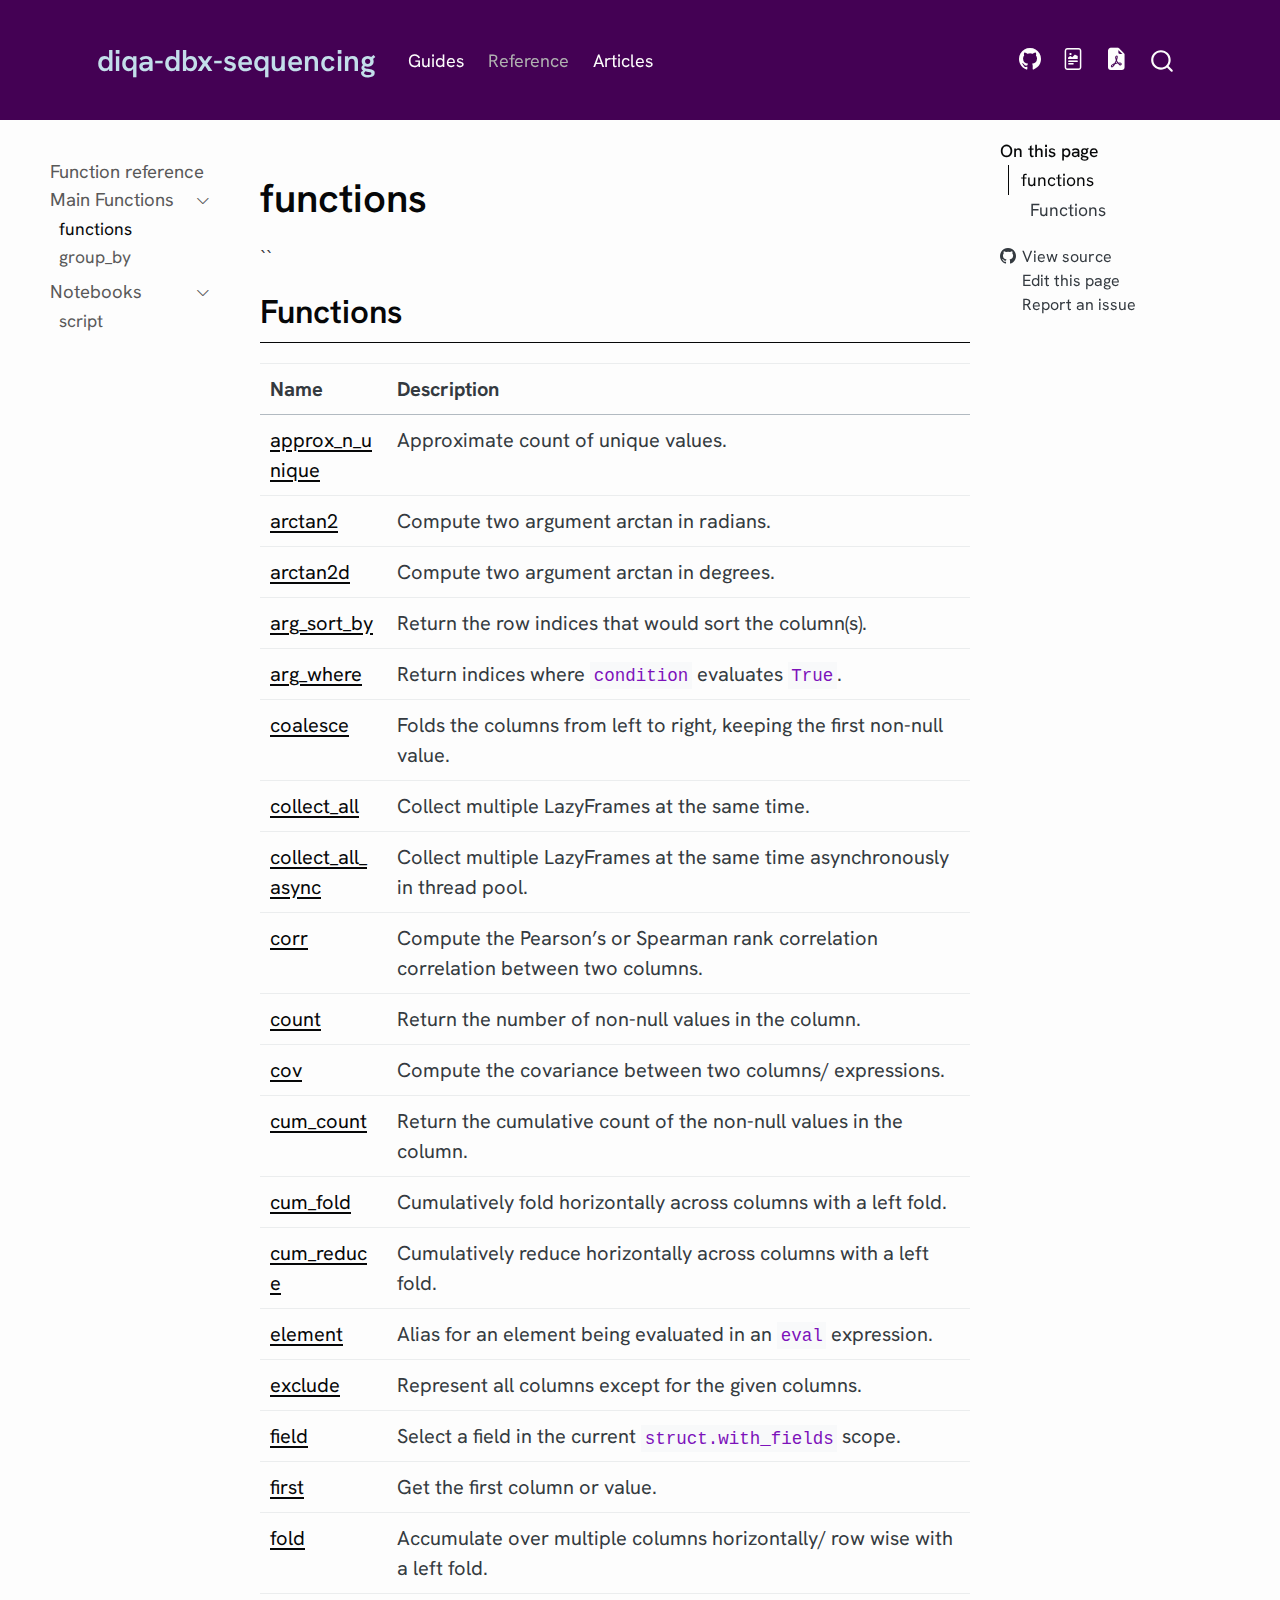
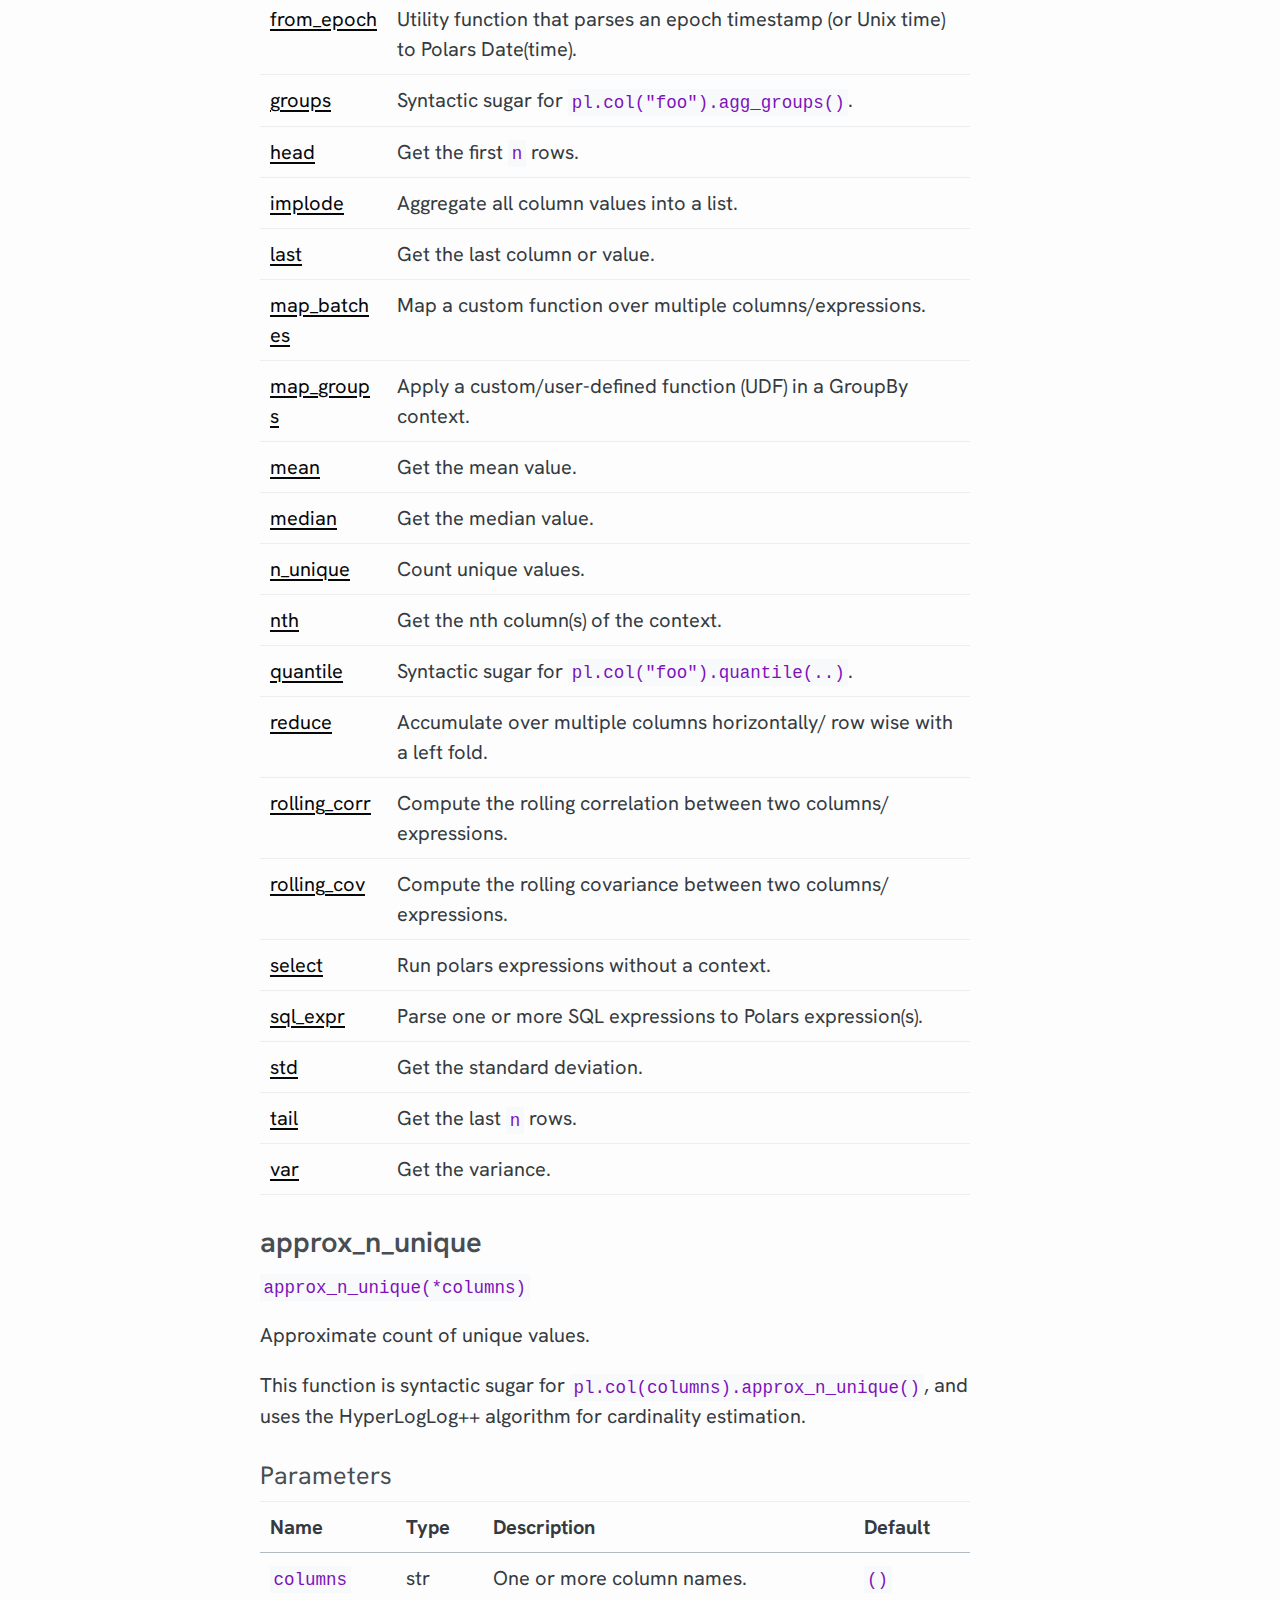
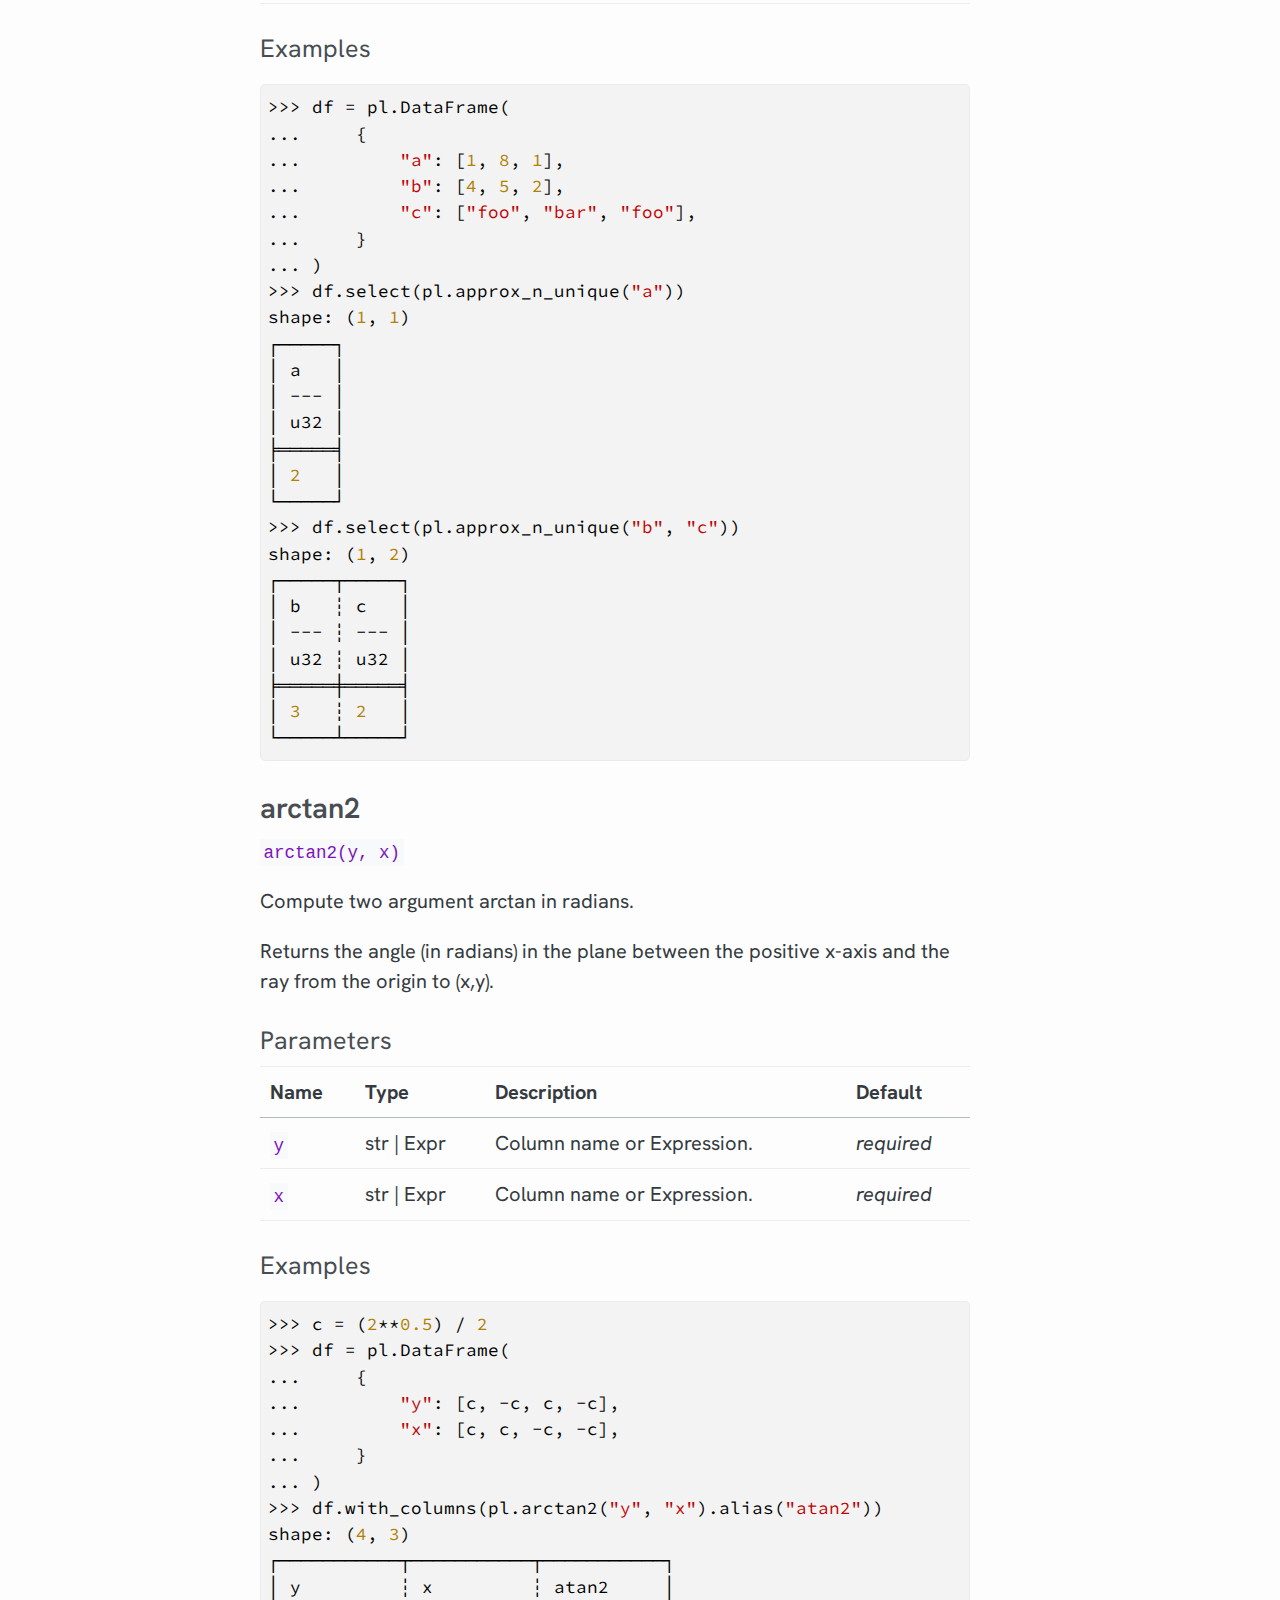
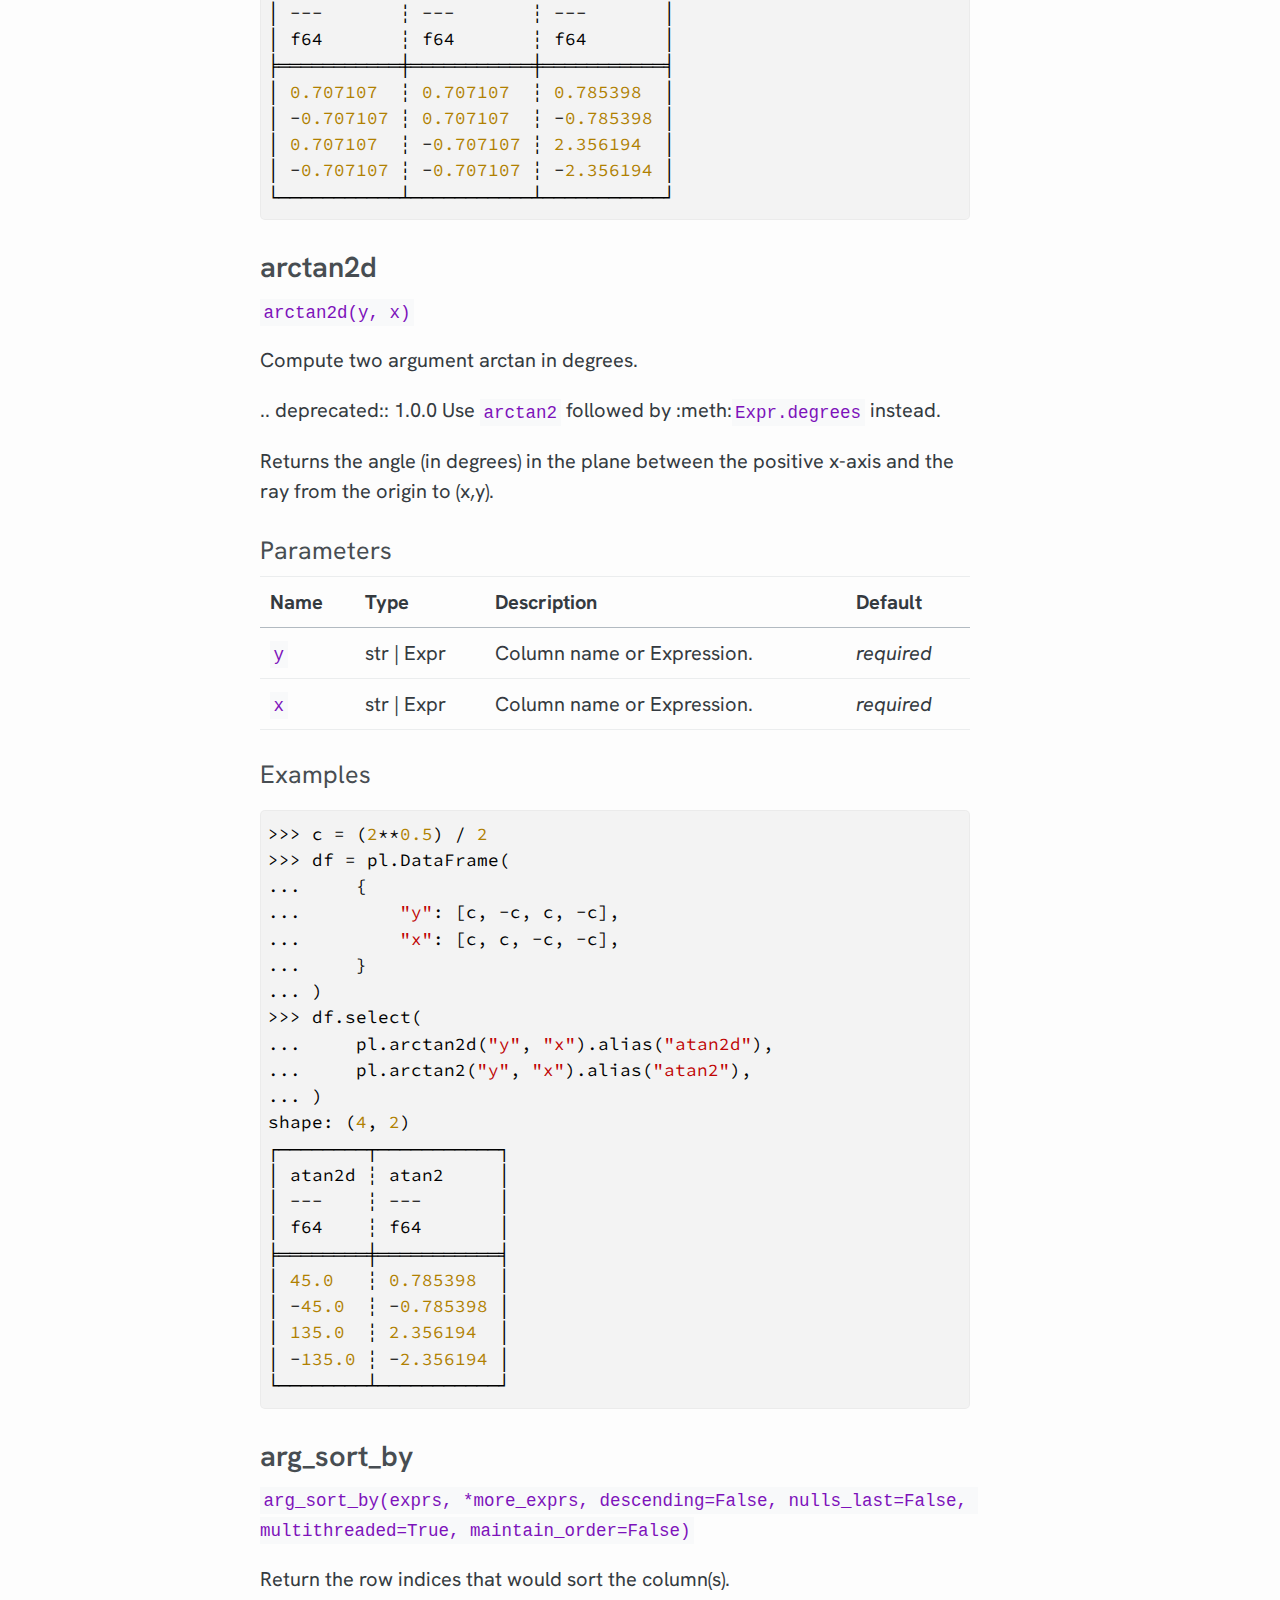
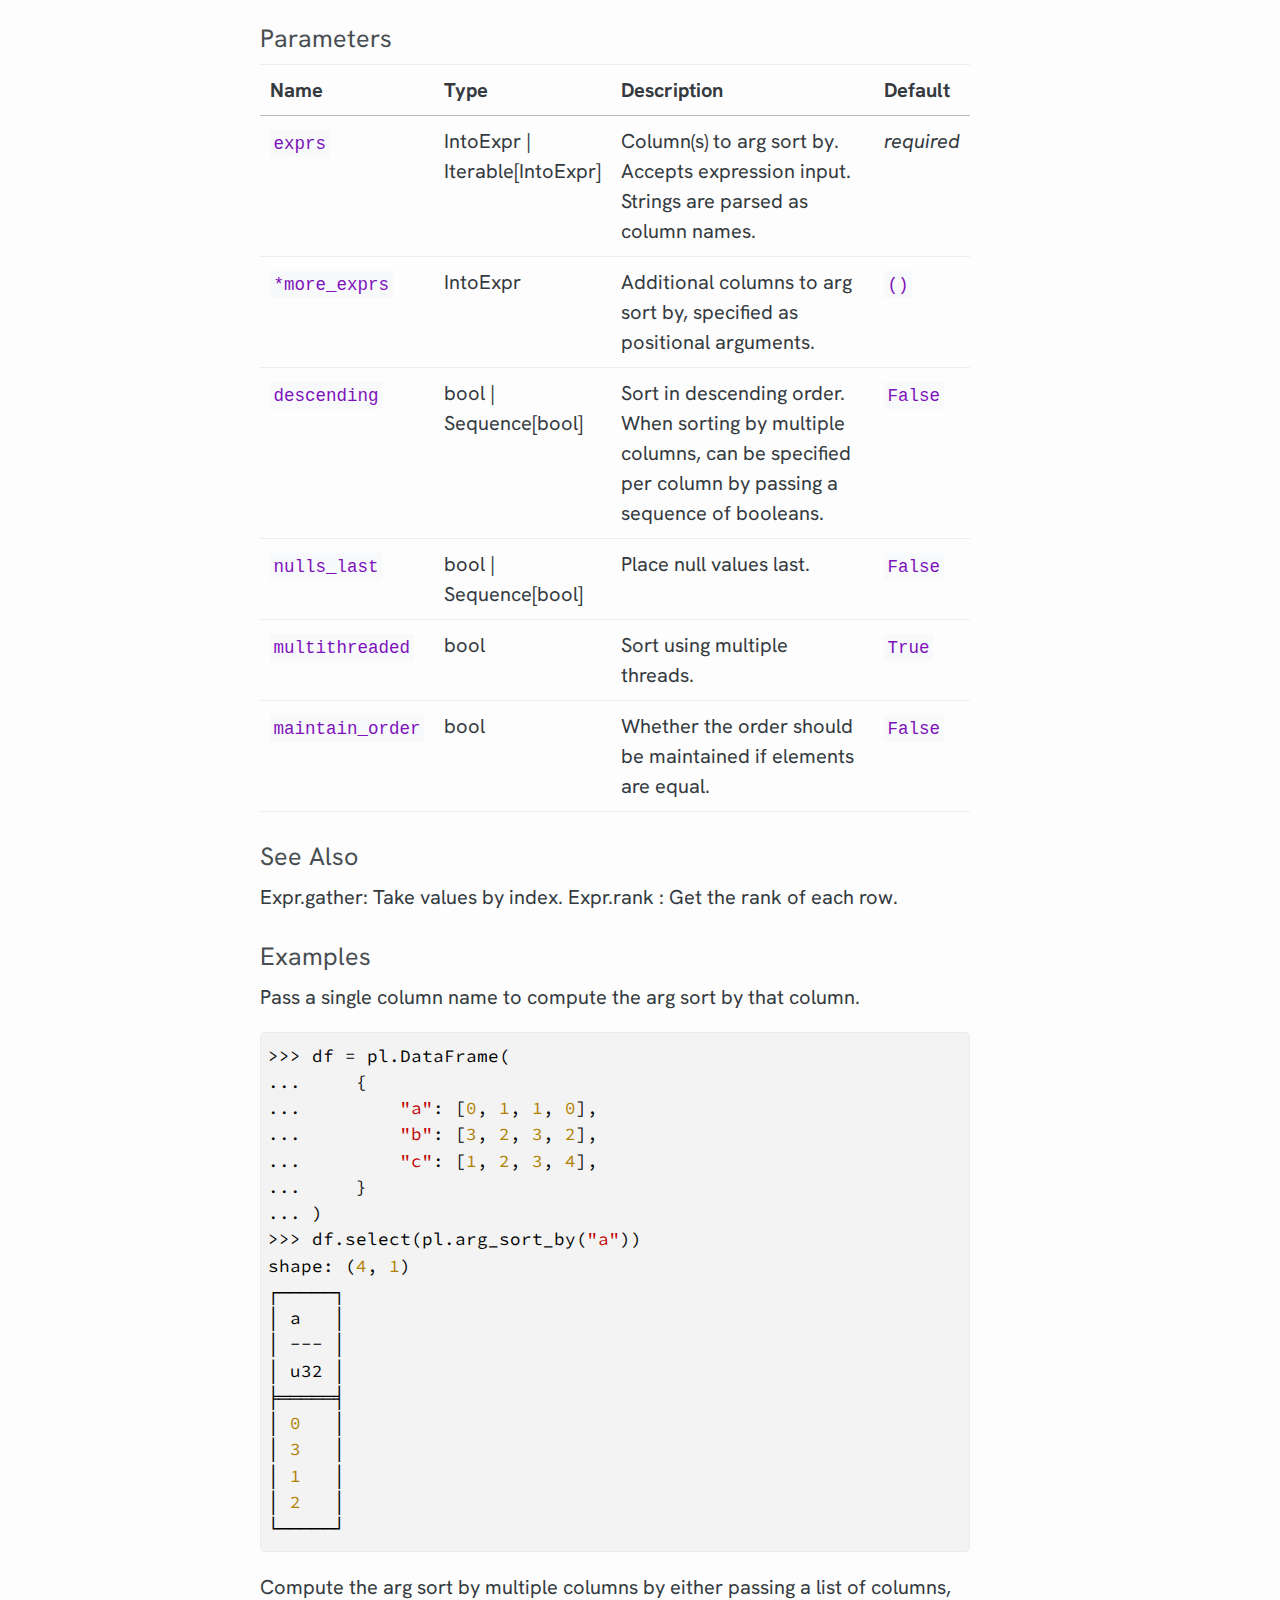
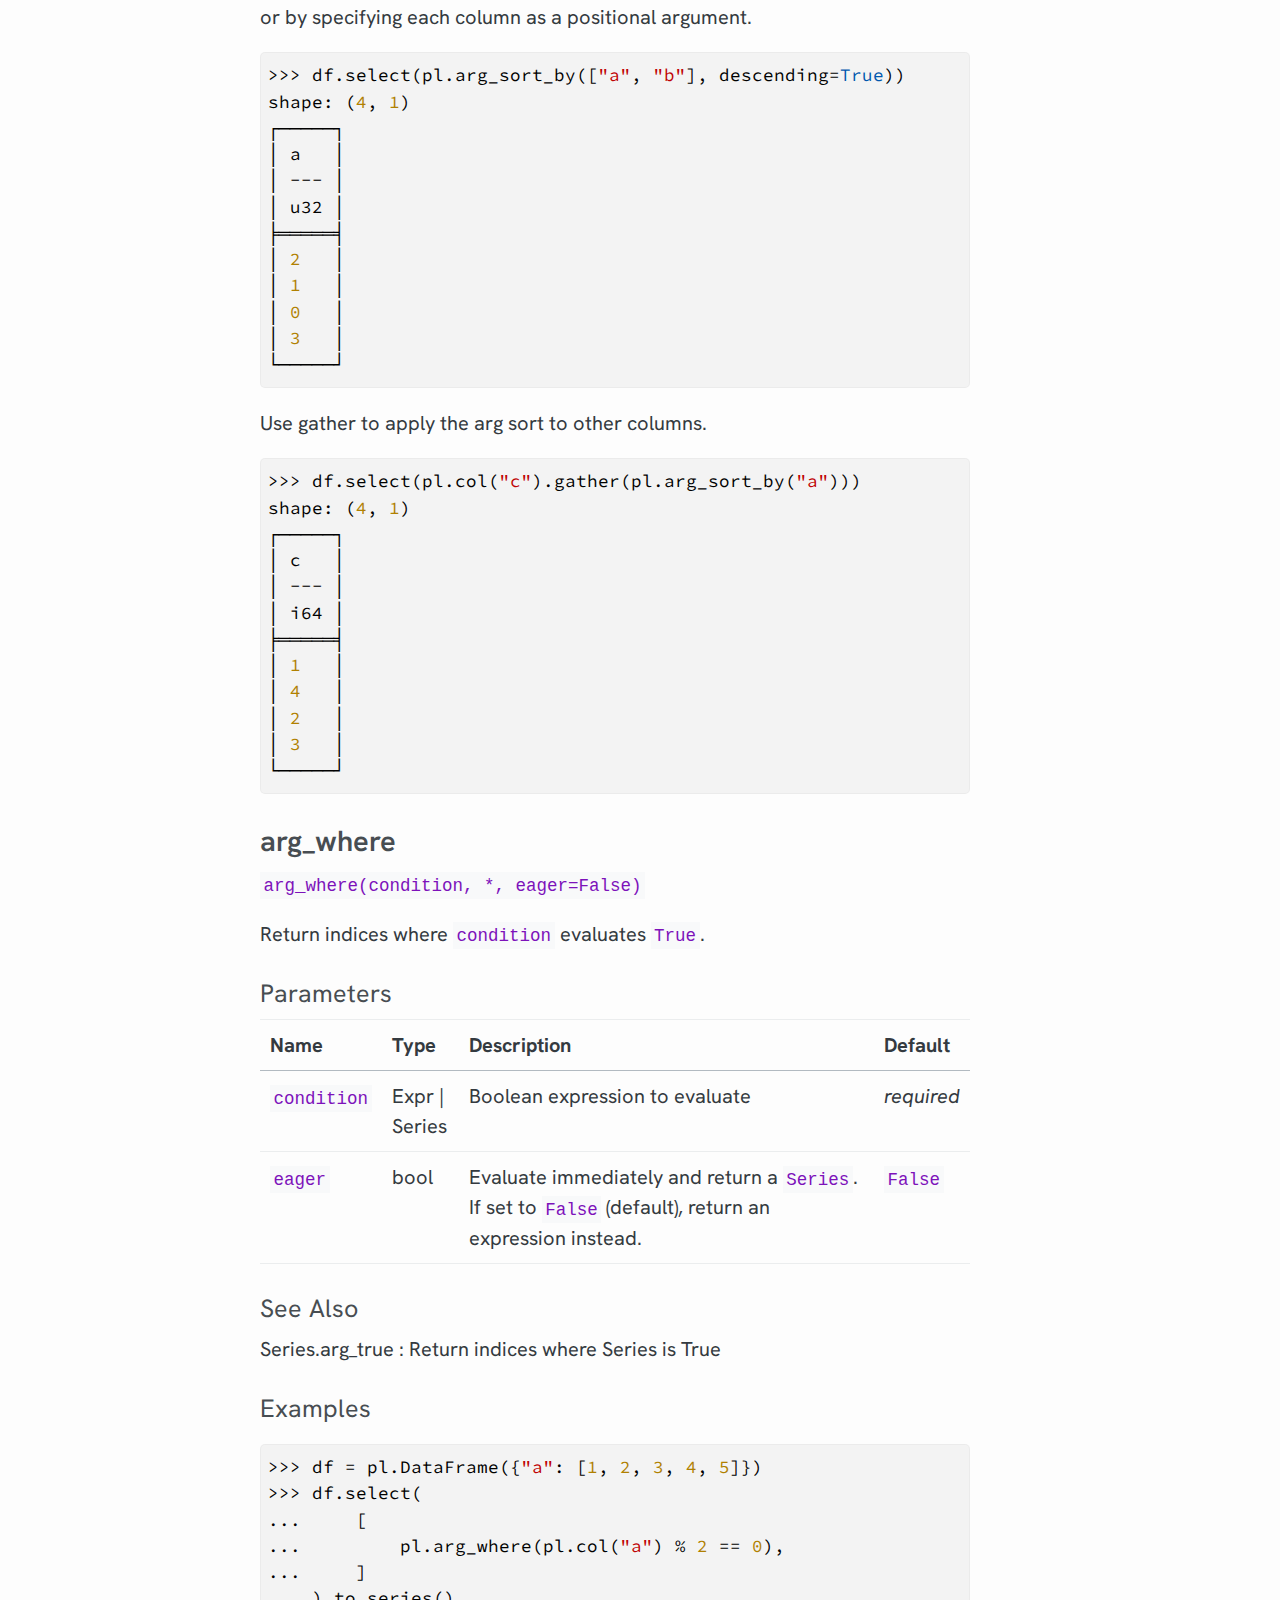
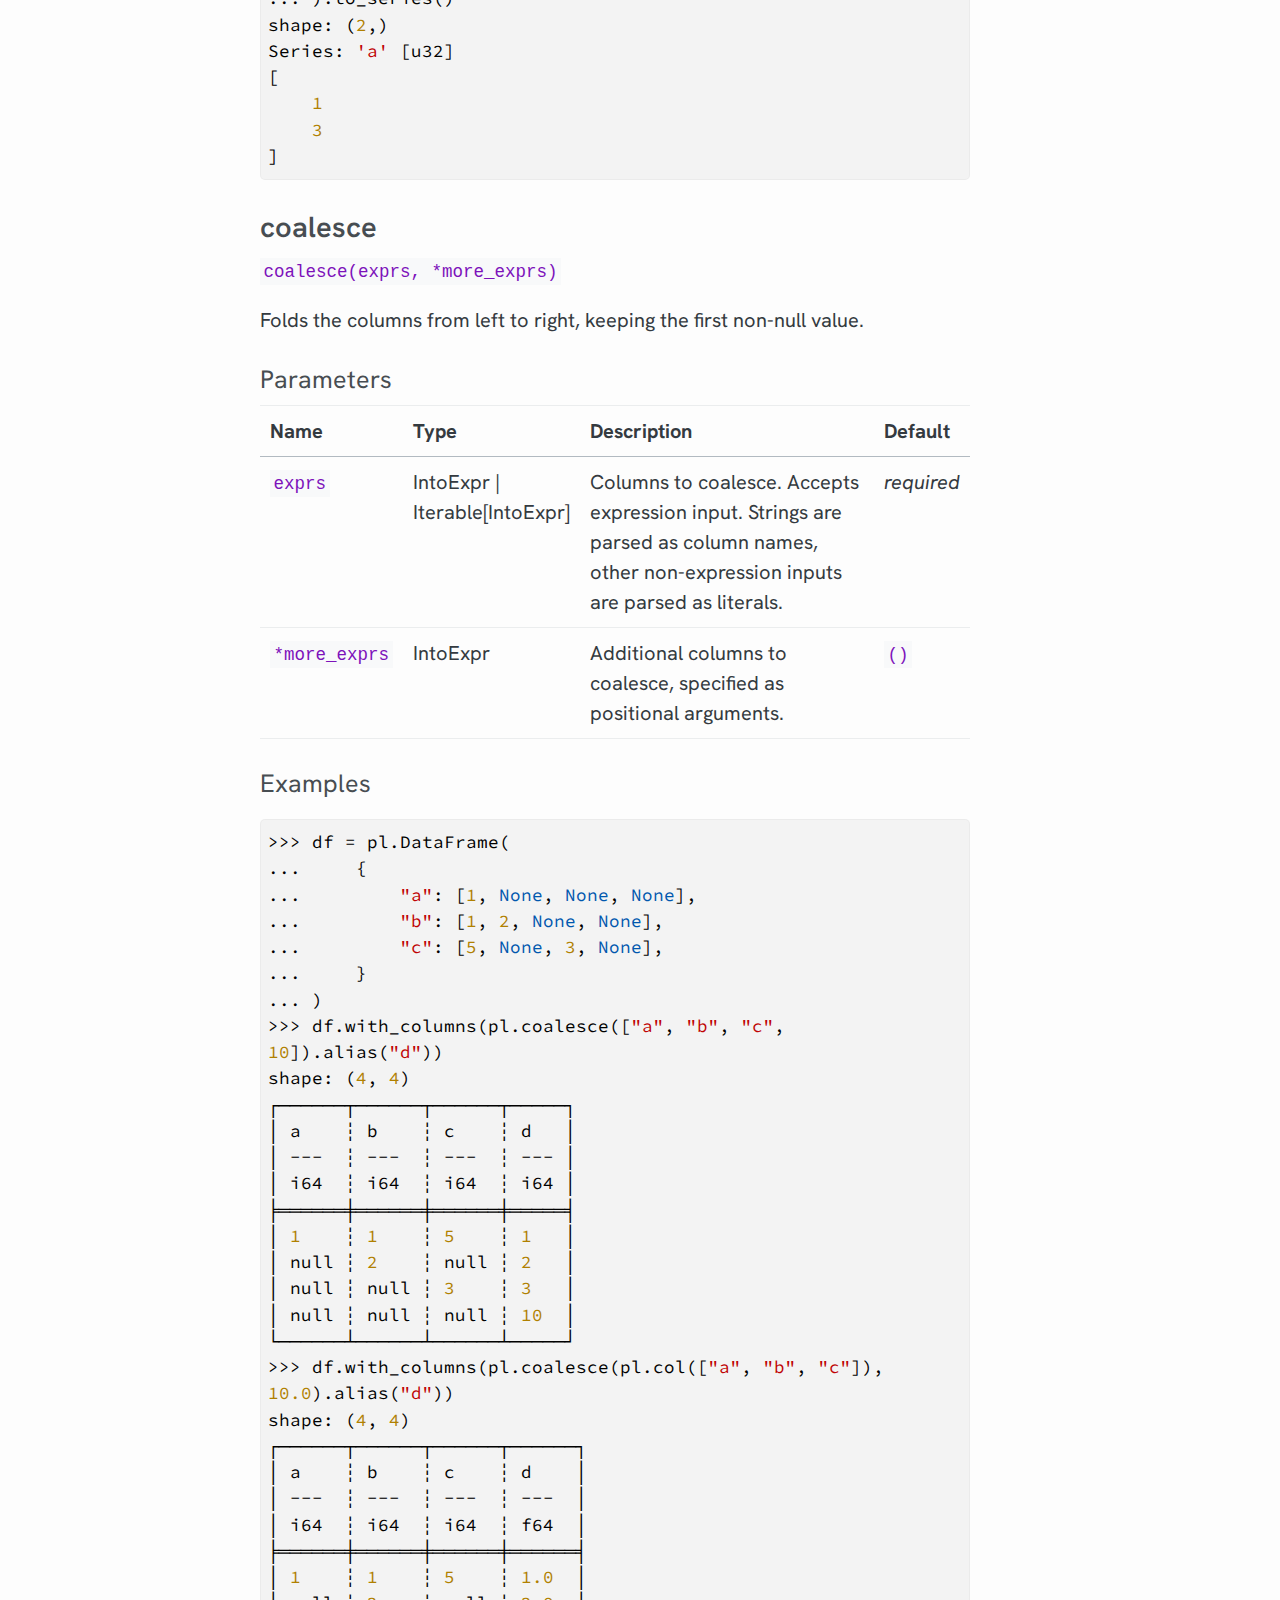
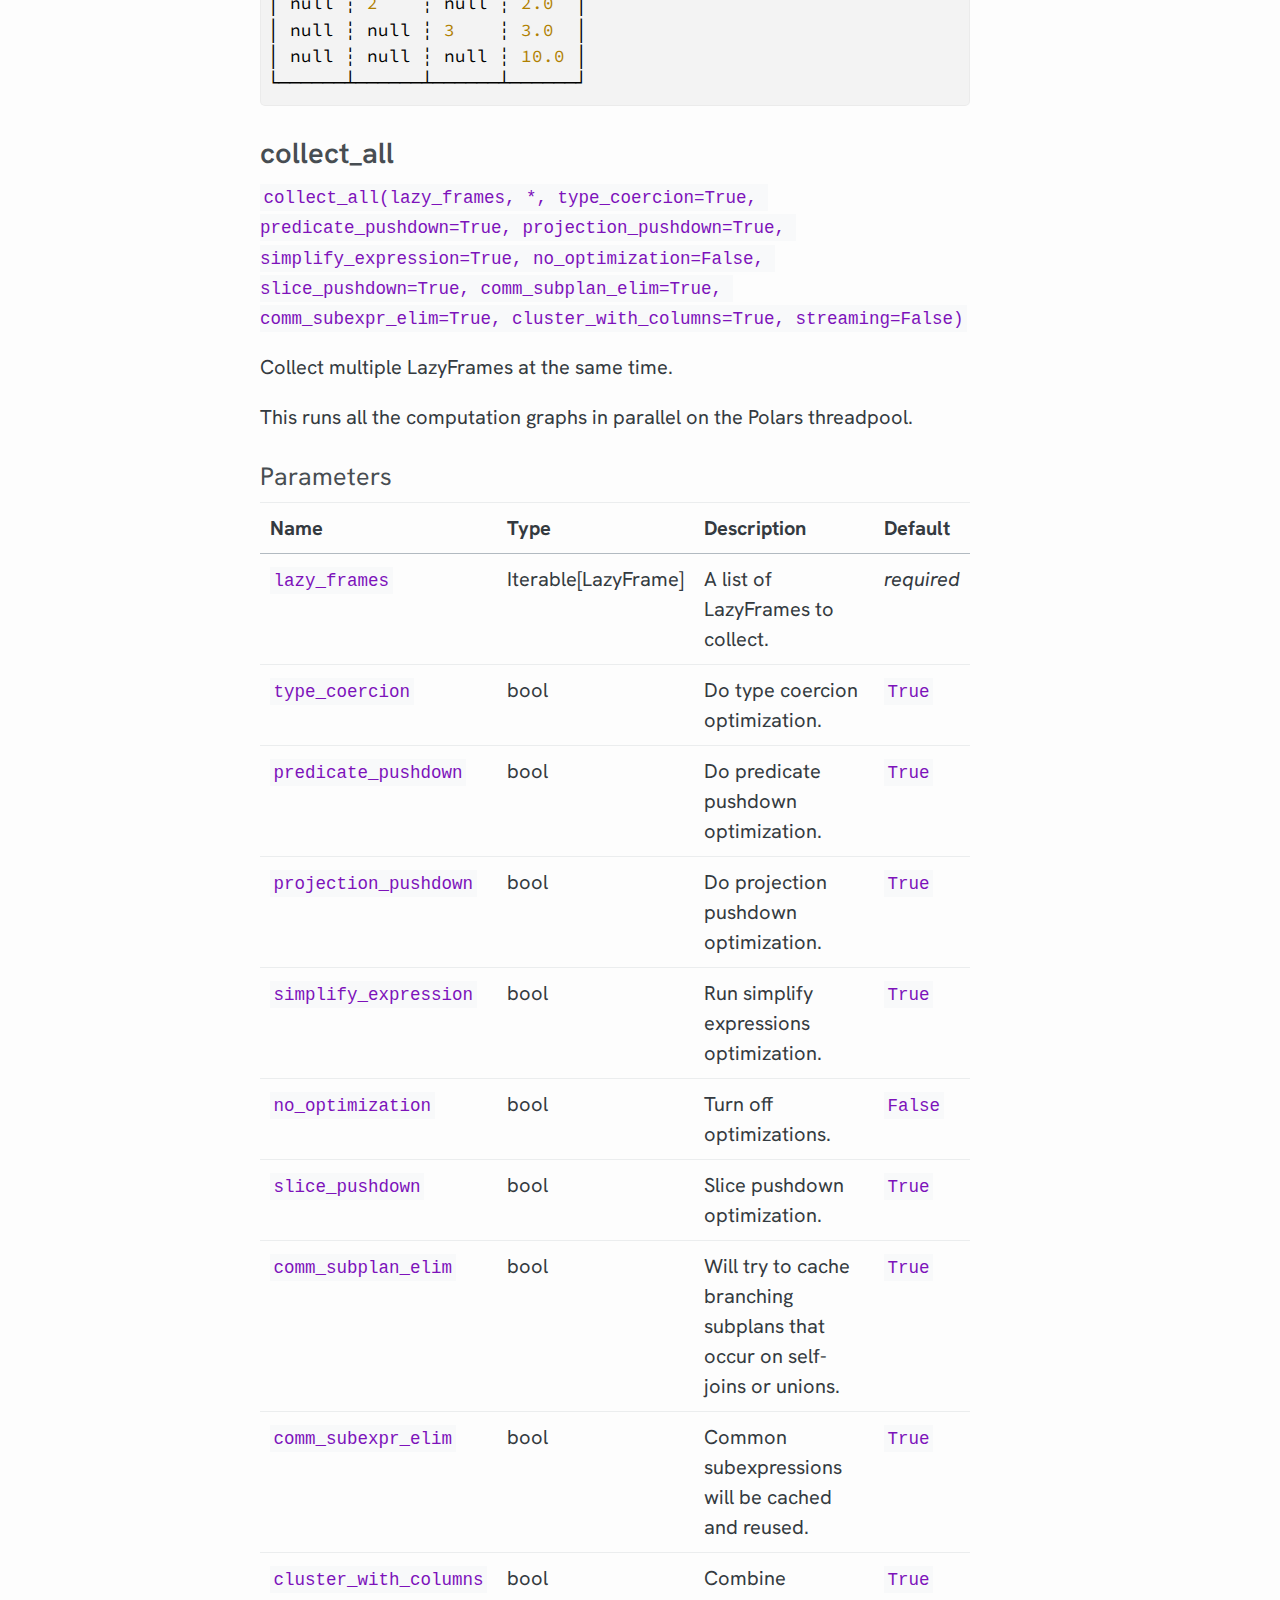
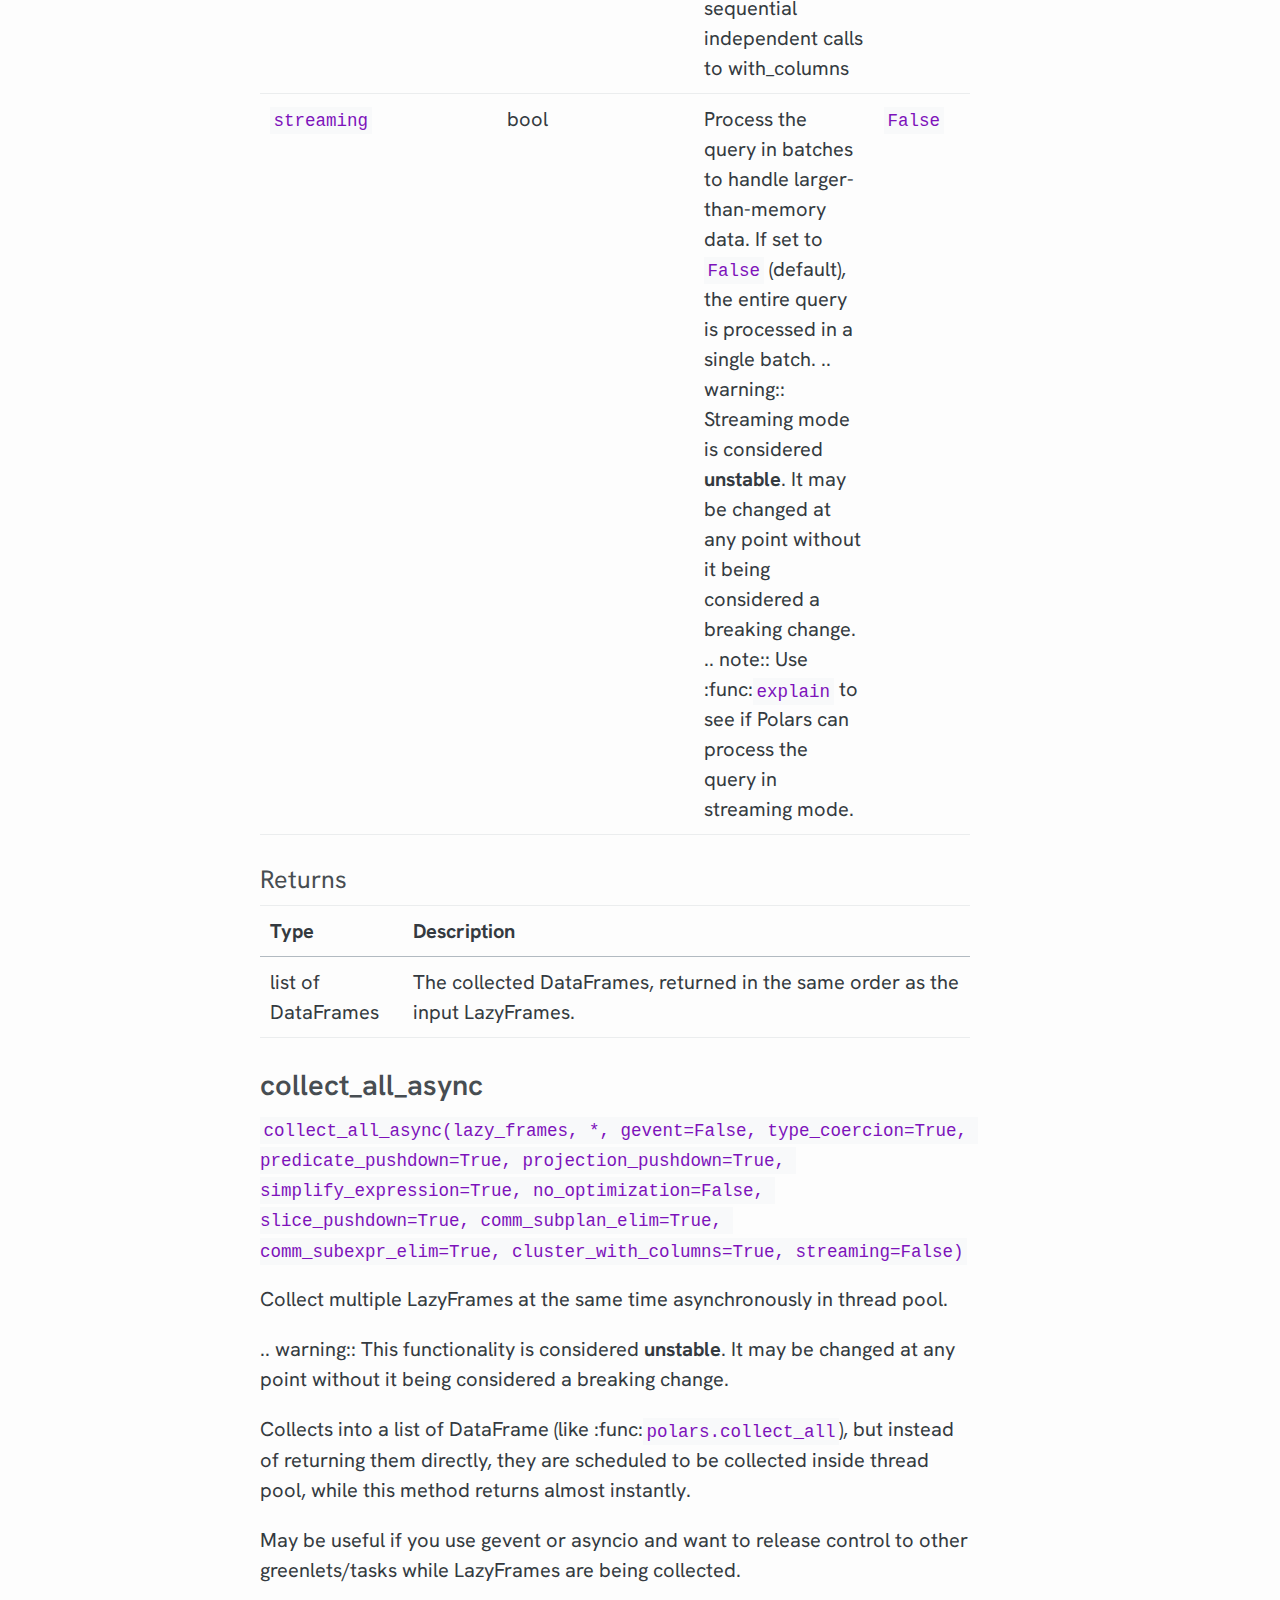
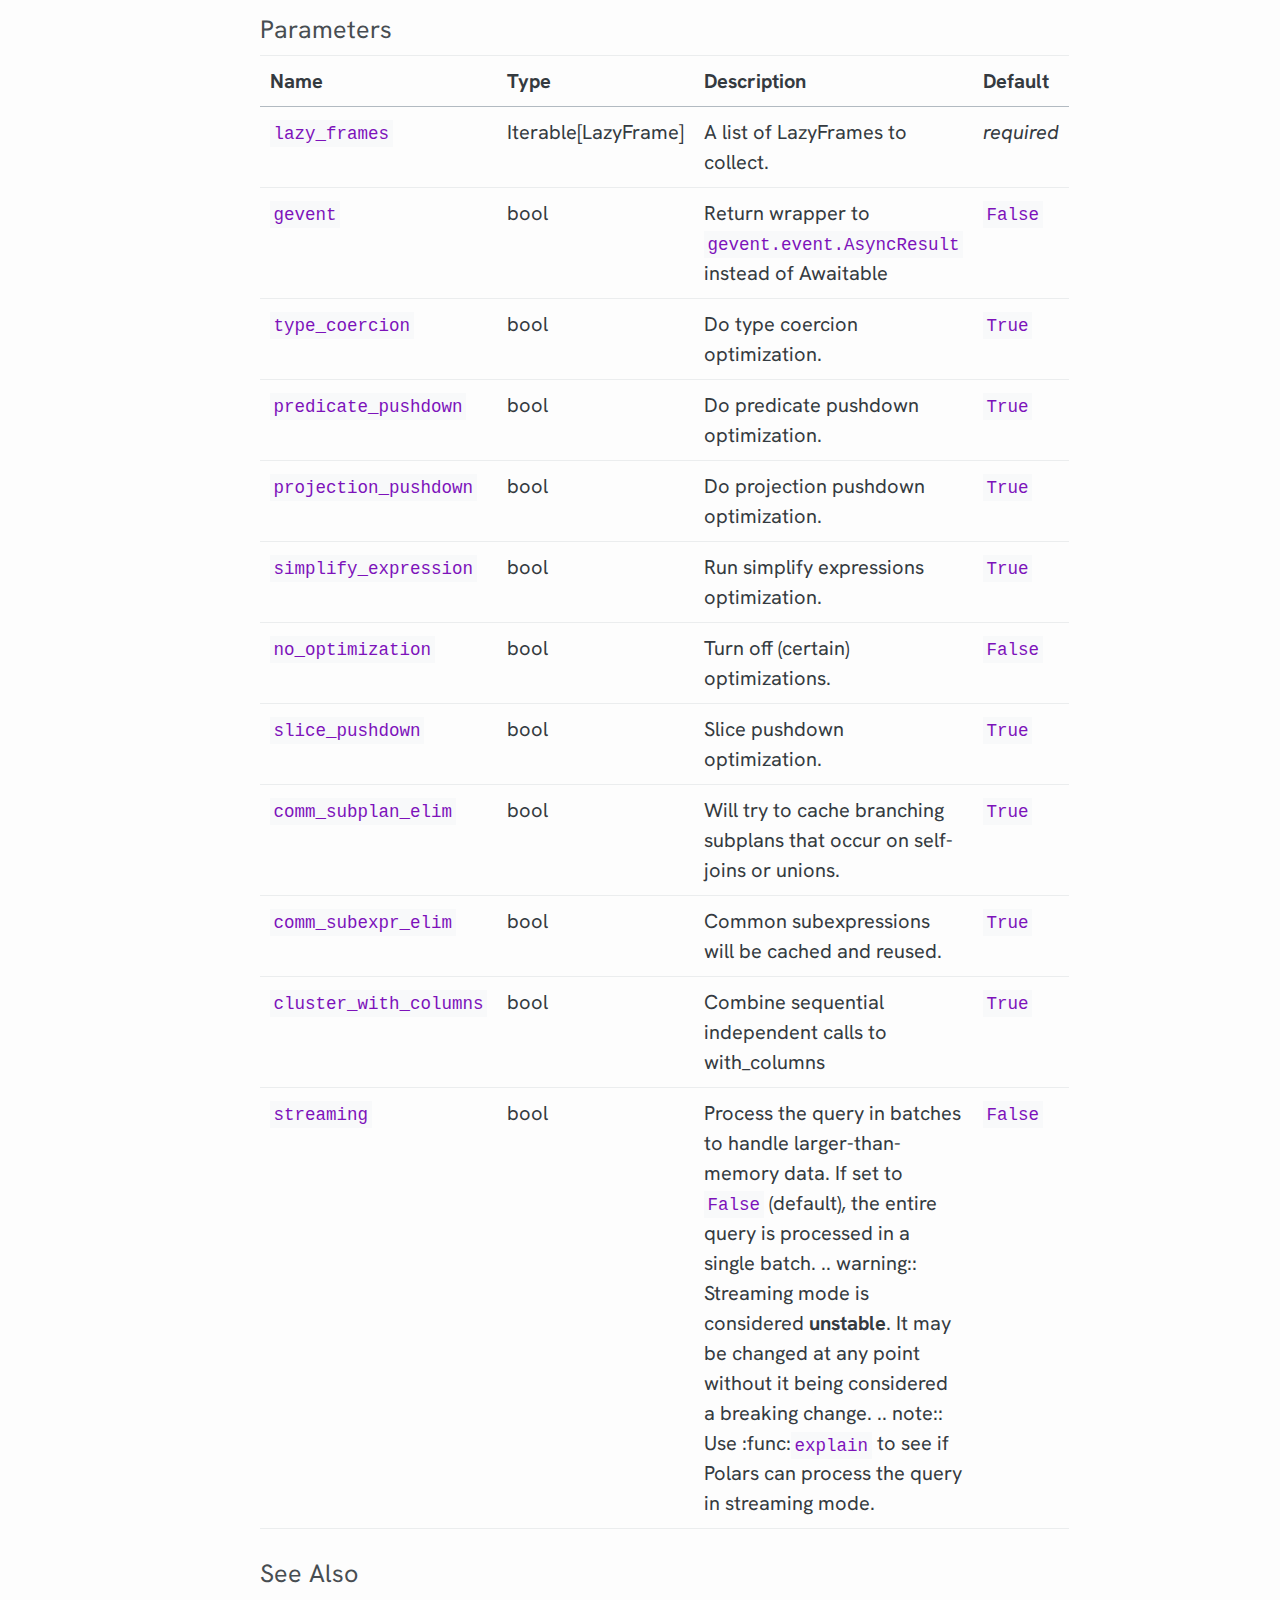
<file: notebooks/functions.html>
<!DOCTYPE html>
<html xmlns="http://www.w3.org/1999/xhtml" lang="en" xml:lang="en"><head>

<meta charset="utf-8">
<meta name="generator" content="quarto-1.5.52">

<meta name="viewport" content="width=device-width, initial-scale=1.0, user-scalable=yes">


<title>functions – diqa-dbx-sequencing</title>
<style>
code{white-space: pre-wrap;}
span.smallcaps{font-variant: small-caps;}
div.columns{display: flex; gap: min(4vw, 1.5em);}
div.column{flex: auto; overflow-x: auto;}
div.hanging-indent{margin-left: 1.5em; text-indent: -1.5em;}
ul.task-list{list-style: none;}
ul.task-list li input[type="checkbox"] {
  width: 0.8em;
  margin: 0 0.8em 0.2em -1em; /* quarto-specific, see https://github.com/quarto-dev/quarto-cli/issues/4556 */ 
  vertical-align: middle;
}
/* CSS for syntax highlighting */
pre > code.sourceCode { white-space: pre; position: relative; }
pre > code.sourceCode > span { line-height: 1.25; }
pre > code.sourceCode > span:empty { height: 1.2em; }
.sourceCode { overflow: visible; }
code.sourceCode > span { color: inherit; text-decoration: inherit; }
div.sourceCode { margin: 1em 0; }
pre.sourceCode { margin: 0; }
@media screen {
div.sourceCode { overflow: auto; }
}
@media print {
pre > code.sourceCode { white-space: pre-wrap; }
pre > code.sourceCode > span { display: inline-block; text-indent: -5em; padding-left: 5em; }
}
pre.numberSource code
  { counter-reset: source-line 0; }
pre.numberSource code > span
  { position: relative; left: -4em; counter-increment: source-line; }
pre.numberSource code > span > a:first-child::before
  { content: counter(source-line);
    position: relative; left: -1em; text-align: right; vertical-align: baseline;
    border: none; display: inline-block;
    -webkit-touch-callout: none; -webkit-user-select: none;
    -khtml-user-select: none; -moz-user-select: none;
    -ms-user-select: none; user-select: none;
    padding: 0 4px; width: 4em;
  }
pre.numberSource { margin-left: 3em;  padding-left: 4px; }
div.sourceCode
  {   }
@media screen {
pre > code.sourceCode > span > a:first-child::before { text-decoration: underline; }
}
</style>


<script src="../site_libs/quarto-nav/quarto-nav.js"></script>
<script src="../site_libs/quarto-nav/headroom.min.js"></script>
<script src="../site_libs/clipboard/clipboard.min.js"></script>
<script src="../site_libs/quarto-search/autocomplete.umd.js"></script>
<script src="../site_libs/quarto-search/fuse.min.js"></script>
<script src="../site_libs/quarto-search/quarto-search.js"></script>
<meta name="quarto:offset" content="../">
<script src="../site_libs/quarto-html/quarto.js"></script>
<script src="../site_libs/quarto-html/popper.min.js"></script>
<script src="../site_libs/quarto-html/tippy.umd.min.js"></script>
<script src="../site_libs/quarto-html/anchor.min.js"></script>
<link href="../site_libs/quarto-html/tippy.css" rel="stylesheet">
<link href="../site_libs/quarto-html/quarto-syntax-highlighting.css" rel="stylesheet" id="quarto-text-highlighting-styles">
<script src="../site_libs/bootstrap/bootstrap.min.js"></script>
<link href="../site_libs/bootstrap/bootstrap-icons.css" rel="stylesheet">
<link href="../site_libs/bootstrap/bootstrap.min.css" rel="stylesheet" id="quarto-bootstrap" data-mode="light">
<script id="quarto-search-options" type="application/json">{
  "location": "navbar",
  "copy-button": false,
  "collapse-after": 3,
  "panel-placement": "end",
  "type": "overlay",
  "limit": 50,
  "keyboard-shortcut": [
    "f",
    "/",
    "s"
  ],
  "show-item-context": false,
  "language": {
    "search-no-results-text": "No results",
    "search-matching-documents-text": "matching documents",
    "search-copy-link-title": "Copy link to search",
    "search-hide-matches-text": "Hide additional matches",
    "search-more-match-text": "more match in this document",
    "search-more-matches-text": "more matches in this document",
    "search-clear-button-title": "Clear",
    "search-text-placeholder": "",
    "search-detached-cancel-button-title": "Cancel",
    "search-submit-button-title": "Submit",
    "search-label": "Search"
  }
}</script>


</head>

<body class="nav-sidebar floating nav-fixed">

<div id="quarto-search-results"></div>
  <header id="quarto-header" class="headroom fixed-top">
    <nav class="navbar navbar-expand-lg " data-bs-theme="dark">
      <div class="navbar-container container-fluid">
      <div class="navbar-brand-container mx-auto">
    <a class="navbar-brand" href="../index.html">
    <span class="navbar-title">diqa-dbx-sequencing</span>
    </a>
  </div>
            <div id="quarto-search" class="" title="Search"></div>
          <button class="navbar-toggler" type="button" data-bs-toggle="collapse" data-bs-target="#navbarCollapse" aria-controls="navbarCollapse" role="menu" aria-expanded="false" aria-label="Toggle navigation" onclick="if (window.quartoToggleHeadroom) { window.quartoToggleHeadroom(); }">
  <span class="navbar-toggler-icon"></span>
</button>
          <div class="collapse navbar-collapse" id="navbarCollapse">
            <ul class="navbar-nav navbar-nav-scroll me-auto">
  <li class="nav-item">
    <a class="nav-link" href="../guides/index.html"> 
<span class="menu-text">Guides</span></a>
  </li>  
  <li class="nav-item">
    <a class="nav-link active" href="../notebooks/index.html" aria-current="page"> 
<span class="menu-text">Reference</span></a>
  </li>  
  <li class="nav-item">
    <a class="nav-link" href="../articles/index.html"> 
<span class="menu-text">Articles</span></a>
  </li>  
</ul>
            <ul class="navbar-nav navbar-nav-scroll ms-auto">
  <li class="nav-item compact">
    <a class="nav-link" href="https://github.com/edenian-prince/quartodoc-demo"> <i class="bi bi-github" role="img" aria-label="GitHub">
</i> 
<span class="menu-text"></span></a>
  </li>  
  <li class="nav-item compact">
    <a class="nav-link" href="https://nwpage.org/"> <i class="bi bi-file-richtext" role="img" aria-label="NW-PaGe">
</i> 
<span class="menu-text"></span></a>
  </li>  
  <li class="nav-item compact">
    <a class="nav-link" href="https://github.com/NW-PaGe/standards/blob/main/nw-page-policies.pdf"> <i class="bi bi-file-earmark-pdf-fill" role="img" aria-label="NW-PaGe PDF">
</i> 
<span class="menu-text"></span></a>
  </li>  
</ul>
          </div> <!-- /navcollapse -->
            <div class="quarto-navbar-tools">
</div>
      </div> <!-- /container-fluid -->
    </nav>
  <nav class="quarto-secondary-nav">
    <div class="container-fluid d-flex">
      <button type="button" class="quarto-btn-toggle btn" data-bs-toggle="collapse" role="button" data-bs-target=".quarto-sidebar-collapse-item" aria-controls="quarto-sidebar" aria-expanded="false" aria-label="Toggle sidebar navigation" onclick="if (window.quartoToggleHeadroom) { window.quartoToggleHeadroom(); }">
        <i class="bi bi-layout-text-sidebar-reverse"></i>
      </button>
        <nav class="quarto-page-breadcrumbs" aria-label="breadcrumb"><ol class="breadcrumb"><li class="breadcrumb-item"><a href="../notebooks/functions.html">Main Functions</a></li><li class="breadcrumb-item"><a href="../notebooks/functions.html">functions</a></li></ol></nav>
        <a class="flex-grow-1" role="navigation" data-bs-toggle="collapse" data-bs-target=".quarto-sidebar-collapse-item" aria-controls="quarto-sidebar" aria-expanded="false" aria-label="Toggle sidebar navigation" onclick="if (window.quartoToggleHeadroom) { window.quartoToggleHeadroom(); }">      
        </a>
    </div>
  </nav>
</header>
<!-- content -->
<div id="quarto-content" class="quarto-container page-columns page-rows-contents page-layout-article page-navbar">
<!-- sidebar -->
  <nav id="quarto-sidebar" class="sidebar collapse collapse-horizontal quarto-sidebar-collapse-item sidebar-navigation floating overflow-auto">
    <div class="sidebar-menu-container"> 
    <ul class="list-unstyled mt-1">
        <li class="sidebar-item">
  <div class="sidebar-item-container"> 
  <a href="../notebooks/index.html" class="sidebar-item-text sidebar-link">
 <span class="menu-text">Function reference</span></a>
  </div>
</li>
        <li class="sidebar-item sidebar-item-section">
      <div class="sidebar-item-container"> 
            <a class="sidebar-item-text sidebar-link text-start" data-bs-toggle="collapse" data-bs-target="#quarto-sidebar-section-1" role="navigation" aria-expanded="true">
 <span class="menu-text">Main Functions</span></a>
          <a class="sidebar-item-toggle text-start" data-bs-toggle="collapse" data-bs-target="#quarto-sidebar-section-1" role="navigation" aria-expanded="true" aria-label="Toggle section">
            <i class="bi bi-chevron-right ms-2"></i>
          </a> 
      </div>
      <ul id="quarto-sidebar-section-1" class="collapse list-unstyled sidebar-section depth1 show">  
          <li class="sidebar-item">
  <div class="sidebar-item-container"> 
  <a href="../notebooks/functions.html" class="sidebar-item-text sidebar-link active">
 <span class="menu-text">functions</span></a>
  </div>
</li>
          <li class="sidebar-item">
  <div class="sidebar-item-container"> 
  <a href="../notebooks/group_by.html" class="sidebar-item-text sidebar-link">
 <span class="menu-text">group_by</span></a>
  </div>
</li>
      </ul>
  </li>
        <li class="sidebar-item sidebar-item-section">
      <div class="sidebar-item-container"> 
            <a class="sidebar-item-text sidebar-link text-start" data-bs-toggle="collapse" data-bs-target="#quarto-sidebar-section-2" role="navigation" aria-expanded="true">
 <span class="menu-text">Notebooks</span></a>
          <a class="sidebar-item-toggle text-start" data-bs-toggle="collapse" data-bs-target="#quarto-sidebar-section-2" role="navigation" aria-expanded="true" aria-label="Toggle section">
            <i class="bi bi-chevron-right ms-2"></i>
          </a> 
      </div>
      <ul id="quarto-sidebar-section-2" class="collapse list-unstyled sidebar-section depth1 show">  
          <li class="sidebar-item">
  <div class="sidebar-item-container"> 
  <a href="../notebooks/script.html" class="sidebar-item-text sidebar-link">
 <span class="menu-text">script</span></a>
  </div>
</li>
      </ul>
  </li>
    </ul>
    </div>
</nav>
<div id="quarto-sidebar-glass" class="quarto-sidebar-collapse-item" data-bs-toggle="collapse" data-bs-target=".quarto-sidebar-collapse-item"></div>
<!-- margin-sidebar -->
    <div id="quarto-margin-sidebar" class="sidebar margin-sidebar">
        <nav id="TOC" role="doc-toc" class="toc-active">
    <h2 id="toc-title">On this page</h2>
   
  <ul>
  <li><a href="#functions" id="toc-functions" class="nav-link active" data-scroll-target="#functions">functions</a>
  <ul class="collapse">
  <li><a href="#functions-1" id="toc-functions-1" class="nav-link" data-scroll-target="#functions-1">Functions</a>
  <ul class="collapse">
  <li><a href="#functions.approx_n_unique" id="toc-functions.approx_n_unique" class="nav-link" data-scroll-target="#functions.approx_n_unique">approx_n_unique</a></li>
  <li><a href="#functions.arctan2" id="toc-functions.arctan2" class="nav-link" data-scroll-target="#functions.arctan2">arctan2</a></li>
  <li><a href="#functions.arctan2d" id="toc-functions.arctan2d" class="nav-link" data-scroll-target="#functions.arctan2d">arctan2d</a></li>
  <li><a href="#functions.arg_sort_by" id="toc-functions.arg_sort_by" class="nav-link" data-scroll-target="#functions.arg_sort_by">arg_sort_by</a></li>
  <li><a href="#functions.arg_where" id="toc-functions.arg_where" class="nav-link" data-scroll-target="#functions.arg_where">arg_where</a></li>
  <li><a href="#functions.coalesce" id="toc-functions.coalesce" class="nav-link" data-scroll-target="#functions.coalesce">coalesce</a></li>
  <li><a href="#functions.collect_all" id="toc-functions.collect_all" class="nav-link" data-scroll-target="#functions.collect_all">collect_all</a></li>
  <li><a href="#functions.collect_all_async" id="toc-functions.collect_all_async" class="nav-link" data-scroll-target="#functions.collect_all_async">collect_all_async</a></li>
  <li><a href="#functions.corr" id="toc-functions.corr" class="nav-link" data-scroll-target="#functions.corr">corr</a></li>
  <li><a href="#functions.count" id="toc-functions.count" class="nav-link" data-scroll-target="#functions.count">count</a></li>
  <li><a href="#functions.cov" id="toc-functions.cov" class="nav-link" data-scroll-target="#functions.cov">cov</a></li>
  <li><a href="#functions.cum_count" id="toc-functions.cum_count" class="nav-link" data-scroll-target="#functions.cum_count">cum_count</a></li>
  <li><a href="#functions.cum_fold" id="toc-functions.cum_fold" class="nav-link" data-scroll-target="#functions.cum_fold">cum_fold</a></li>
  <li><a href="#functions.cum_reduce" id="toc-functions.cum_reduce" class="nav-link" data-scroll-target="#functions.cum_reduce">cum_reduce</a></li>
  <li><a href="#functions.element" id="toc-functions.element" class="nav-link" data-scroll-target="#functions.element">element</a></li>
  <li><a href="#functions.exclude" id="toc-functions.exclude" class="nav-link" data-scroll-target="#functions.exclude">exclude</a></li>
  <li><a href="#functions.field" id="toc-functions.field" class="nav-link" data-scroll-target="#functions.field">field</a></li>
  <li><a href="#functions.first" id="toc-functions.first" class="nav-link" data-scroll-target="#functions.first">first</a></li>
  <li><a href="#functions.fold" id="toc-functions.fold" class="nav-link" data-scroll-target="#functions.fold">fold</a></li>
  <li><a href="#functions.from_epoch" id="toc-functions.from_epoch" class="nav-link" data-scroll-target="#functions.from_epoch">from_epoch</a></li>
  <li><a href="#functions.groups" id="toc-functions.groups" class="nav-link" data-scroll-target="#functions.groups">groups</a></li>
  <li><a href="#functions.head" id="toc-functions.head" class="nav-link" data-scroll-target="#functions.head">head</a></li>
  <li><a href="#functions.implode" id="toc-functions.implode" class="nav-link" data-scroll-target="#functions.implode">implode</a></li>
  <li><a href="#functions.last" id="toc-functions.last" class="nav-link" data-scroll-target="#functions.last">last</a></li>
  <li><a href="#functions.map_batches" id="toc-functions.map_batches" class="nav-link" data-scroll-target="#functions.map_batches">map_batches</a></li>
  <li><a href="#functions.map_groups" id="toc-functions.map_groups" class="nav-link" data-scroll-target="#functions.map_groups">map_groups</a></li>
  <li><a href="#functions.mean" id="toc-functions.mean" class="nav-link" data-scroll-target="#functions.mean">mean</a></li>
  <li><a href="#functions.median" id="toc-functions.median" class="nav-link" data-scroll-target="#functions.median">median</a></li>
  <li><a href="#functions.n_unique" id="toc-functions.n_unique" class="nav-link" data-scroll-target="#functions.n_unique">n_unique</a></li>
  <li><a href="#functions.nth" id="toc-functions.nth" class="nav-link" data-scroll-target="#functions.nth">nth</a></li>
  <li><a href="#functions.quantile" id="toc-functions.quantile" class="nav-link" data-scroll-target="#functions.quantile">quantile</a></li>
  <li><a href="#functions.reduce" id="toc-functions.reduce" class="nav-link" data-scroll-target="#functions.reduce">reduce</a></li>
  <li><a href="#functions.rolling_corr" id="toc-functions.rolling_corr" class="nav-link" data-scroll-target="#functions.rolling_corr">rolling_corr</a></li>
  <li><a href="#functions.rolling_cov" id="toc-functions.rolling_cov" class="nav-link" data-scroll-target="#functions.rolling_cov">rolling_cov</a></li>
  <li><a href="#functions.select" id="toc-functions.select" class="nav-link" data-scroll-target="#functions.select">select</a></li>
  <li><a href="#functions.sql_expr" id="toc-functions.sql_expr" class="nav-link" data-scroll-target="#functions.sql_expr">sql_expr</a></li>
  <li><a href="#functions.std" id="toc-functions.std" class="nav-link" data-scroll-target="#functions.std">std</a></li>
  <li><a href="#functions.tail" id="toc-functions.tail" class="nav-link" data-scroll-target="#functions.tail">tail</a></li>
  <li><a href="#functions.var" id="toc-functions.var" class="nav-link" data-scroll-target="#functions.var">var</a></li>
  </ul></li>
  </ul></li>
  </ul>
<div class="toc-actions"><ul><li><a href="https://github.com/DOH-EPI-Coders/diqa-dbx-sequencing/blob/main/notebooks/functions.qmd" class="toc-action"><i class="bi bi-github"></i>View source</a></li><li><a href="https://github.com/DOH-EPI-Coders/diqa-dbx-sequencing/edit/main/notebooks/functions.qmd" class="toc-action"><i class="bi empty"></i>Edit this page</a></li><li><a href="https://github.com/DOH-EPI-Coders/diqa-dbx-sequencing/issues/new" class="toc-action"><i class="bi empty"></i>Report an issue</a></li></ul></div></nav>
    </div>
<!-- main -->
<main class="content" id="quarto-document-content">




<section id="functions" class="level1">
<h1>functions</h1>
<p>``</p>
<section id="functions-1" class="level2">
<h2 class="anchored" data-anchor-id="functions-1">Functions</h2>
<table class="caption-top table">
<thead>
<tr class="header">
<th>Name</th>
<th>Description</th>
</tr>
</thead>
<tbody>
<tr class="odd">
<td><a href="#functions.approx_n_unique">approx_n_unique</a></td>
<td>Approximate count of unique values.</td>
</tr>
<tr class="even">
<td><a href="#functions.arctan2">arctan2</a></td>
<td>Compute two argument arctan in radians.</td>
</tr>
<tr class="odd">
<td><a href="#functions.arctan2d">arctan2d</a></td>
<td>Compute two argument arctan in degrees.</td>
</tr>
<tr class="even">
<td><a href="#functions.arg_sort_by">arg_sort_by</a></td>
<td>Return the row indices that would sort the column(s).</td>
</tr>
<tr class="odd">
<td><a href="#functions.arg_where">arg_where</a></td>
<td>Return indices where <code>condition</code> evaluates <code>True</code>.</td>
</tr>
<tr class="even">
<td><a href="#functions.coalesce">coalesce</a></td>
<td>Folds the columns from left to right, keeping the first non-null value.</td>
</tr>
<tr class="odd">
<td><a href="#functions.collect_all">collect_all</a></td>
<td>Collect multiple LazyFrames at the same time.</td>
</tr>
<tr class="even">
<td><a href="#functions.collect_all_async">collect_all_async</a></td>
<td>Collect multiple LazyFrames at the same time asynchronously in thread pool.</td>
</tr>
<tr class="odd">
<td><a href="#functions.corr">corr</a></td>
<td>Compute the Pearson’s or Spearman rank correlation correlation between two columns.</td>
</tr>
<tr class="even">
<td><a href="#functions.count">count</a></td>
<td>Return the number of non-null values in the column.</td>
</tr>
<tr class="odd">
<td><a href="#functions.cov">cov</a></td>
<td>Compute the covariance between two columns/ expressions.</td>
</tr>
<tr class="even">
<td><a href="#functions.cum_count">cum_count</a></td>
<td>Return the cumulative count of the non-null values in the column.</td>
</tr>
<tr class="odd">
<td><a href="#functions.cum_fold">cum_fold</a></td>
<td>Cumulatively fold horizontally across columns with a left fold.</td>
</tr>
<tr class="even">
<td><a href="#functions.cum_reduce">cum_reduce</a></td>
<td>Cumulatively reduce horizontally across columns with a left fold.</td>
</tr>
<tr class="odd">
<td><a href="#functions.element">element</a></td>
<td>Alias for an element being evaluated in an <code>eval</code> expression.</td>
</tr>
<tr class="even">
<td><a href="#functions.exclude">exclude</a></td>
<td>Represent all columns except for the given columns.</td>
</tr>
<tr class="odd">
<td><a href="#functions.field">field</a></td>
<td>Select a field in the current <code>struct.with_fields</code> scope.</td>
</tr>
<tr class="even">
<td><a href="#functions.first">first</a></td>
<td>Get the first column or value.</td>
</tr>
<tr class="odd">
<td><a href="#functions.fold">fold</a></td>
<td>Accumulate over multiple columns horizontally/ row wise with a left fold.</td>
</tr>
<tr class="even">
<td><a href="#functions.from_epoch">from_epoch</a></td>
<td>Utility function that parses an epoch timestamp (or Unix time) to Polars Date(time).</td>
</tr>
<tr class="odd">
<td><a href="#functions.groups">groups</a></td>
<td>Syntactic sugar for <code>pl.col("foo").agg_groups()</code>.</td>
</tr>
<tr class="even">
<td><a href="#functions.head">head</a></td>
<td>Get the first <code>n</code> rows.</td>
</tr>
<tr class="odd">
<td><a href="#functions.implode">implode</a></td>
<td>Aggregate all column values into a list.</td>
</tr>
<tr class="even">
<td><a href="#functions.last">last</a></td>
<td>Get the last column or value.</td>
</tr>
<tr class="odd">
<td><a href="#functions.map_batches">map_batches</a></td>
<td>Map a custom function over multiple columns/expressions.</td>
</tr>
<tr class="even">
<td><a href="#functions.map_groups">map_groups</a></td>
<td>Apply a custom/user-defined function (UDF) in a GroupBy context.</td>
</tr>
<tr class="odd">
<td><a href="#functions.mean">mean</a></td>
<td>Get the mean value.</td>
</tr>
<tr class="even">
<td><a href="#functions.median">median</a></td>
<td>Get the median value.</td>
</tr>
<tr class="odd">
<td><a href="#functions.n_unique">n_unique</a></td>
<td>Count unique values.</td>
</tr>
<tr class="even">
<td><a href="#functions.nth">nth</a></td>
<td>Get the nth column(s) of the context.</td>
</tr>
<tr class="odd">
<td><a href="#functions.quantile">quantile</a></td>
<td>Syntactic sugar for <code>pl.col("foo").quantile(..)</code>.</td>
</tr>
<tr class="even">
<td><a href="#functions.reduce">reduce</a></td>
<td>Accumulate over multiple columns horizontally/ row wise with a left fold.</td>
</tr>
<tr class="odd">
<td><a href="#functions.rolling_corr">rolling_corr</a></td>
<td>Compute the rolling correlation between two columns/ expressions.</td>
</tr>
<tr class="even">
<td><a href="#functions.rolling_cov">rolling_cov</a></td>
<td>Compute the rolling covariance between two columns/ expressions.</td>
</tr>
<tr class="odd">
<td><a href="#functions.select">select</a></td>
<td>Run polars expressions without a context.</td>
</tr>
<tr class="even">
<td><a href="#functions.sql_expr">sql_expr</a></td>
<td>Parse one or more SQL expressions to Polars expression(s).</td>
</tr>
<tr class="odd">
<td><a href="#functions.std">std</a></td>
<td>Get the standard deviation.</td>
</tr>
<tr class="even">
<td><a href="#functions.tail">tail</a></td>
<td>Get the last <code>n</code> rows.</td>
</tr>
<tr class="odd">
<td><a href="#functions.var">var</a></td>
<td>Get the variance.</td>
</tr>
</tbody>
</table>
<section id="functions.approx_n_unique" class="level3">
<h3 class="anchored" data-anchor-id="functions.approx_n_unique">approx_n_unique</h3>
<p><code>approx_n_unique(*columns)</code></p>
<p>Approximate count of unique values.</p>
<p>This function is syntactic sugar for <code>pl.col(columns).approx_n_unique()</code>, and uses the HyperLogLog++ algorithm for cardinality estimation.</p>
<section id="parameters" class="level4">
<h4 class="anchored" data-anchor-id="parameters">Parameters</h4>
<table class="caption-top table">
<thead>
<tr class="header">
<th>Name</th>
<th>Type</th>
<th>Description</th>
<th>Default</th>
</tr>
</thead>
<tbody>
<tr class="odd">
<td><code>columns</code></td>
<td>str</td>
<td>One or more column names.</td>
<td><code>()</code></td>
</tr>
</tbody>
</table>
</section>
<section id="examples" class="level4">
<h4 class="anchored" data-anchor-id="examples">Examples</h4>
<div class="sourceCode" id="cb1"><pre class="sourceCode python code-with-copy"><code class="sourceCode python"><span id="cb1-1"><a href="#cb1-1" aria-hidden="true" tabindex="-1"></a><span class="op">&gt;&gt;&gt;</span> df <span class="op">=</span> pl.DataFrame(</span>
<span id="cb1-2"><a href="#cb1-2" aria-hidden="true" tabindex="-1"></a>...     {</span>
<span id="cb1-3"><a href="#cb1-3" aria-hidden="true" tabindex="-1"></a>...         <span class="st">"a"</span>: [<span class="dv">1</span>, <span class="dv">8</span>, <span class="dv">1</span>],</span>
<span id="cb1-4"><a href="#cb1-4" aria-hidden="true" tabindex="-1"></a>...         <span class="st">"b"</span>: [<span class="dv">4</span>, <span class="dv">5</span>, <span class="dv">2</span>],</span>
<span id="cb1-5"><a href="#cb1-5" aria-hidden="true" tabindex="-1"></a>...         <span class="st">"c"</span>: [<span class="st">"foo"</span>, <span class="st">"bar"</span>, <span class="st">"foo"</span>],</span>
<span id="cb1-6"><a href="#cb1-6" aria-hidden="true" tabindex="-1"></a>...     }</span>
<span id="cb1-7"><a href="#cb1-7" aria-hidden="true" tabindex="-1"></a>... )</span>
<span id="cb1-8"><a href="#cb1-8" aria-hidden="true" tabindex="-1"></a><span class="op">&gt;&gt;&gt;</span> df.select(pl.approx_n_unique(<span class="st">"a"</span>))</span>
<span id="cb1-9"><a href="#cb1-9" aria-hidden="true" tabindex="-1"></a>shape: (<span class="dv">1</span>, <span class="dv">1</span>)</span>
<span id="cb1-10"><a href="#cb1-10" aria-hidden="true" tabindex="-1"></a>┌─────┐</span>
<span id="cb1-11"><a href="#cb1-11" aria-hidden="true" tabindex="-1"></a>│ a   │</span>
<span id="cb1-12"><a href="#cb1-12" aria-hidden="true" tabindex="-1"></a>│ <span class="op">---</span> │</span>
<span id="cb1-13"><a href="#cb1-13" aria-hidden="true" tabindex="-1"></a>│ u32 │</span>
<span id="cb1-14"><a href="#cb1-14" aria-hidden="true" tabindex="-1"></a>╞═════╡</span>
<span id="cb1-15"><a href="#cb1-15" aria-hidden="true" tabindex="-1"></a>│ <span class="dv">2</span>   │</span>
<span id="cb1-16"><a href="#cb1-16" aria-hidden="true" tabindex="-1"></a>└─────┘</span>
<span id="cb1-17"><a href="#cb1-17" aria-hidden="true" tabindex="-1"></a><span class="op">&gt;&gt;&gt;</span> df.select(pl.approx_n_unique(<span class="st">"b"</span>, <span class="st">"c"</span>))</span>
<span id="cb1-18"><a href="#cb1-18" aria-hidden="true" tabindex="-1"></a>shape: (<span class="dv">1</span>, <span class="dv">2</span>)</span>
<span id="cb1-19"><a href="#cb1-19" aria-hidden="true" tabindex="-1"></a>┌─────┬─────┐</span>
<span id="cb1-20"><a href="#cb1-20" aria-hidden="true" tabindex="-1"></a>│ b   ┆ c   │</span>
<span id="cb1-21"><a href="#cb1-21" aria-hidden="true" tabindex="-1"></a>│ <span class="op">---</span> ┆ <span class="op">---</span> │</span>
<span id="cb1-22"><a href="#cb1-22" aria-hidden="true" tabindex="-1"></a>│ u32 ┆ u32 │</span>
<span id="cb1-23"><a href="#cb1-23" aria-hidden="true" tabindex="-1"></a>╞═════╪═════╡</span>
<span id="cb1-24"><a href="#cb1-24" aria-hidden="true" tabindex="-1"></a>│ <span class="dv">3</span>   ┆ <span class="dv">2</span>   │</span>
<span id="cb1-25"><a href="#cb1-25" aria-hidden="true" tabindex="-1"></a>└─────┴─────┘</span></code><button title="Copy to Clipboard" class="code-copy-button"><i class="bi"></i></button></pre></div>
</section>
</section>
<section id="functions.arctan2" class="level3">
<h3 class="anchored" data-anchor-id="functions.arctan2">arctan2</h3>
<p><code>arctan2(y, x)</code></p>
<p>Compute two argument arctan in radians.</p>
<p>Returns the angle (in radians) in the plane between the positive x-axis and the ray from the origin to (x,y).</p>
<section id="parameters-1" class="level4">
<h4 class="anchored" data-anchor-id="parameters-1">Parameters</h4>
<table class="caption-top table">
<thead>
<tr class="header">
<th>Name</th>
<th>Type</th>
<th>Description</th>
<th>Default</th>
</tr>
</thead>
<tbody>
<tr class="odd">
<td><code>y</code></td>
<td>str | Expr</td>
<td>Column name or Expression.</td>
<td><em>required</em></td>
</tr>
<tr class="even">
<td><code>x</code></td>
<td>str | Expr</td>
<td>Column name or Expression.</td>
<td><em>required</em></td>
</tr>
</tbody>
</table>
</section>
<section id="examples-1" class="level4">
<h4 class="anchored" data-anchor-id="examples-1">Examples</h4>
<div class="sourceCode" id="cb2"><pre class="sourceCode python code-with-copy"><code class="sourceCode python"><span id="cb2-1"><a href="#cb2-1" aria-hidden="true" tabindex="-1"></a><span class="op">&gt;&gt;&gt;</span> c <span class="op">=</span> (<span class="dv">2</span><span class="op">**</span><span class="fl">0.5</span>) <span class="op">/</span> <span class="dv">2</span></span>
<span id="cb2-2"><a href="#cb2-2" aria-hidden="true" tabindex="-1"></a><span class="op">&gt;&gt;&gt;</span> df <span class="op">=</span> pl.DataFrame(</span>
<span id="cb2-3"><a href="#cb2-3" aria-hidden="true" tabindex="-1"></a>...     {</span>
<span id="cb2-4"><a href="#cb2-4" aria-hidden="true" tabindex="-1"></a>...         <span class="st">"y"</span>: [c, <span class="op">-</span>c, c, <span class="op">-</span>c],</span>
<span id="cb2-5"><a href="#cb2-5" aria-hidden="true" tabindex="-1"></a>...         <span class="st">"x"</span>: [c, c, <span class="op">-</span>c, <span class="op">-</span>c],</span>
<span id="cb2-6"><a href="#cb2-6" aria-hidden="true" tabindex="-1"></a>...     }</span>
<span id="cb2-7"><a href="#cb2-7" aria-hidden="true" tabindex="-1"></a>... )</span>
<span id="cb2-8"><a href="#cb2-8" aria-hidden="true" tabindex="-1"></a><span class="op">&gt;&gt;&gt;</span> df.with_columns(pl.arctan2(<span class="st">"y"</span>, <span class="st">"x"</span>).alias(<span class="st">"atan2"</span>))</span>
<span id="cb2-9"><a href="#cb2-9" aria-hidden="true" tabindex="-1"></a>shape: (<span class="dv">4</span>, <span class="dv">3</span>)</span>
<span id="cb2-10"><a href="#cb2-10" aria-hidden="true" tabindex="-1"></a>┌───────────┬───────────┬───────────┐</span>
<span id="cb2-11"><a href="#cb2-11" aria-hidden="true" tabindex="-1"></a>│ y         ┆ x         ┆ atan2     │</span>
<span id="cb2-12"><a href="#cb2-12" aria-hidden="true" tabindex="-1"></a>│ <span class="op">---</span>       ┆ <span class="op">---</span>       ┆ <span class="op">---</span>       │</span>
<span id="cb2-13"><a href="#cb2-13" aria-hidden="true" tabindex="-1"></a>│ f64       ┆ f64       ┆ f64       │</span>
<span id="cb2-14"><a href="#cb2-14" aria-hidden="true" tabindex="-1"></a>╞═══════════╪═══════════╪═══════════╡</span>
<span id="cb2-15"><a href="#cb2-15" aria-hidden="true" tabindex="-1"></a>│ <span class="fl">0.707107</span>  ┆ <span class="fl">0.707107</span>  ┆ <span class="fl">0.785398</span>  │</span>
<span id="cb2-16"><a href="#cb2-16" aria-hidden="true" tabindex="-1"></a>│ <span class="op">-</span><span class="fl">0.707107</span> ┆ <span class="fl">0.707107</span>  ┆ <span class="op">-</span><span class="fl">0.785398</span> │</span>
<span id="cb2-17"><a href="#cb2-17" aria-hidden="true" tabindex="-1"></a>│ <span class="fl">0.707107</span>  ┆ <span class="op">-</span><span class="fl">0.707107</span> ┆ <span class="fl">2.356194</span>  │</span>
<span id="cb2-18"><a href="#cb2-18" aria-hidden="true" tabindex="-1"></a>│ <span class="op">-</span><span class="fl">0.707107</span> ┆ <span class="op">-</span><span class="fl">0.707107</span> ┆ <span class="op">-</span><span class="fl">2.356194</span> │</span>
<span id="cb2-19"><a href="#cb2-19" aria-hidden="true" tabindex="-1"></a>└───────────┴───────────┴───────────┘</span></code><button title="Copy to Clipboard" class="code-copy-button"><i class="bi"></i></button></pre></div>
</section>
</section>
<section id="functions.arctan2d" class="level3">
<h3 class="anchored" data-anchor-id="functions.arctan2d">arctan2d</h3>
<p><code>arctan2d(y, x)</code></p>
<p>Compute two argument arctan in degrees.</p>
<p>.. deprecated:: 1.0.0 Use <code>arctan2</code> followed by :meth:<code>Expr.degrees</code> instead.</p>
<p>Returns the angle (in degrees) in the plane between the positive x-axis and the ray from the origin to (x,y).</p>
<section id="parameters-2" class="level4">
<h4 class="anchored" data-anchor-id="parameters-2">Parameters</h4>
<table class="caption-top table">
<thead>
<tr class="header">
<th>Name</th>
<th>Type</th>
<th>Description</th>
<th>Default</th>
</tr>
</thead>
<tbody>
<tr class="odd">
<td><code>y</code></td>
<td>str | Expr</td>
<td>Column name or Expression.</td>
<td><em>required</em></td>
</tr>
<tr class="even">
<td><code>x</code></td>
<td>str | Expr</td>
<td>Column name or Expression.</td>
<td><em>required</em></td>
</tr>
</tbody>
</table>
</section>
<section id="examples-2" class="level4">
<h4 class="anchored" data-anchor-id="examples-2">Examples</h4>
<div class="sourceCode" id="cb3"><pre class="sourceCode python code-with-copy"><code class="sourceCode python"><span id="cb3-1"><a href="#cb3-1" aria-hidden="true" tabindex="-1"></a><span class="op">&gt;&gt;&gt;</span> c <span class="op">=</span> (<span class="dv">2</span><span class="op">**</span><span class="fl">0.5</span>) <span class="op">/</span> <span class="dv">2</span></span>
<span id="cb3-2"><a href="#cb3-2" aria-hidden="true" tabindex="-1"></a><span class="op">&gt;&gt;&gt;</span> df <span class="op">=</span> pl.DataFrame(</span>
<span id="cb3-3"><a href="#cb3-3" aria-hidden="true" tabindex="-1"></a>...     {</span>
<span id="cb3-4"><a href="#cb3-4" aria-hidden="true" tabindex="-1"></a>...         <span class="st">"y"</span>: [c, <span class="op">-</span>c, c, <span class="op">-</span>c],</span>
<span id="cb3-5"><a href="#cb3-5" aria-hidden="true" tabindex="-1"></a>...         <span class="st">"x"</span>: [c, c, <span class="op">-</span>c, <span class="op">-</span>c],</span>
<span id="cb3-6"><a href="#cb3-6" aria-hidden="true" tabindex="-1"></a>...     }</span>
<span id="cb3-7"><a href="#cb3-7" aria-hidden="true" tabindex="-1"></a>... )</span>
<span id="cb3-8"><a href="#cb3-8" aria-hidden="true" tabindex="-1"></a><span class="op">&gt;&gt;&gt;</span> df.select(</span>
<span id="cb3-9"><a href="#cb3-9" aria-hidden="true" tabindex="-1"></a>...     pl.arctan2d(<span class="st">"y"</span>, <span class="st">"x"</span>).alias(<span class="st">"atan2d"</span>),</span>
<span id="cb3-10"><a href="#cb3-10" aria-hidden="true" tabindex="-1"></a>...     pl.arctan2(<span class="st">"y"</span>, <span class="st">"x"</span>).alias(<span class="st">"atan2"</span>),</span>
<span id="cb3-11"><a href="#cb3-11" aria-hidden="true" tabindex="-1"></a>... )</span>
<span id="cb3-12"><a href="#cb3-12" aria-hidden="true" tabindex="-1"></a>shape: (<span class="dv">4</span>, <span class="dv">2</span>)</span>
<span id="cb3-13"><a href="#cb3-13" aria-hidden="true" tabindex="-1"></a>┌────────┬───────────┐</span>
<span id="cb3-14"><a href="#cb3-14" aria-hidden="true" tabindex="-1"></a>│ atan2d ┆ atan2     │</span>
<span id="cb3-15"><a href="#cb3-15" aria-hidden="true" tabindex="-1"></a>│ <span class="op">---</span>    ┆ <span class="op">---</span>       │</span>
<span id="cb3-16"><a href="#cb3-16" aria-hidden="true" tabindex="-1"></a>│ f64    ┆ f64       │</span>
<span id="cb3-17"><a href="#cb3-17" aria-hidden="true" tabindex="-1"></a>╞════════╪═══════════╡</span>
<span id="cb3-18"><a href="#cb3-18" aria-hidden="true" tabindex="-1"></a>│ <span class="fl">45.0</span>   ┆ <span class="fl">0.785398</span>  │</span>
<span id="cb3-19"><a href="#cb3-19" aria-hidden="true" tabindex="-1"></a>│ <span class="op">-</span><span class="fl">45.0</span>  ┆ <span class="op">-</span><span class="fl">0.785398</span> │</span>
<span id="cb3-20"><a href="#cb3-20" aria-hidden="true" tabindex="-1"></a>│ <span class="fl">135.0</span>  ┆ <span class="fl">2.356194</span>  │</span>
<span id="cb3-21"><a href="#cb3-21" aria-hidden="true" tabindex="-1"></a>│ <span class="op">-</span><span class="fl">135.0</span> ┆ <span class="op">-</span><span class="fl">2.356194</span> │</span>
<span id="cb3-22"><a href="#cb3-22" aria-hidden="true" tabindex="-1"></a>└────────┴───────────┘</span></code><button title="Copy to Clipboard" class="code-copy-button"><i class="bi"></i></button></pre></div>
</section>
</section>
<section id="functions.arg_sort_by" class="level3">
<h3 class="anchored" data-anchor-id="functions.arg_sort_by">arg_sort_by</h3>
<p><code>arg_sort_by(exprs, *more_exprs, descending=False, nulls_last=False, multithreaded=True, maintain_order=False)</code></p>
<p>Return the row indices that would sort the column(s).</p>
<section id="parameters-3" class="level4">
<h4 class="anchored" data-anchor-id="parameters-3">Parameters</h4>
<table class="caption-top table">
<colgroup>
<col style="width: 9%">
<col style="width: 18%">
<col style="width: 65%">
<col style="width: 6%">
</colgroup>
<thead>
<tr class="header">
<th>Name</th>
<th>Type</th>
<th>Description</th>
<th>Default</th>
</tr>
</thead>
<tbody>
<tr class="odd">
<td><code>exprs</code></td>
<td>IntoExpr | Iterable[IntoExpr]</td>
<td>Column(s) to arg sort by. Accepts expression input. Strings are parsed as column names.</td>
<td><em>required</em></td>
</tr>
<tr class="even">
<td><code>*more_exprs</code></td>
<td>IntoExpr</td>
<td>Additional columns to arg sort by, specified as positional arguments.</td>
<td><code>()</code></td>
</tr>
<tr class="odd">
<td><code>descending</code></td>
<td>bool | Sequence[bool]</td>
<td>Sort in descending order. When sorting by multiple columns, can be specified per column by passing a sequence of booleans.</td>
<td><code>False</code></td>
</tr>
<tr class="even">
<td><code>nulls_last</code></td>
<td>bool | Sequence[bool]</td>
<td>Place null values last.</td>
<td><code>False</code></td>
</tr>
<tr class="odd">
<td><code>multithreaded</code></td>
<td>bool</td>
<td>Sort using multiple threads.</td>
<td><code>True</code></td>
</tr>
<tr class="even">
<td><code>maintain_order</code></td>
<td>bool</td>
<td>Whether the order should be maintained if elements are equal.</td>
<td><code>False</code></td>
</tr>
</tbody>
</table>
</section>
<section id="see-also" class="level4">
<h4 class="anchored" data-anchor-id="see-also">See Also</h4>
<p>Expr.gather: Take values by index. Expr.rank : Get the rank of each row.</p>
</section>
<section id="examples-3" class="level4">
<h4 class="anchored" data-anchor-id="examples-3">Examples</h4>
<p>Pass a single column name to compute the arg sort by that column.</p>
<div class="sourceCode" id="cb4"><pre class="sourceCode python code-with-copy"><code class="sourceCode python"><span id="cb4-1"><a href="#cb4-1" aria-hidden="true" tabindex="-1"></a><span class="op">&gt;&gt;&gt;</span> df <span class="op">=</span> pl.DataFrame(</span>
<span id="cb4-2"><a href="#cb4-2" aria-hidden="true" tabindex="-1"></a>...     {</span>
<span id="cb4-3"><a href="#cb4-3" aria-hidden="true" tabindex="-1"></a>...         <span class="st">"a"</span>: [<span class="dv">0</span>, <span class="dv">1</span>, <span class="dv">1</span>, <span class="dv">0</span>],</span>
<span id="cb4-4"><a href="#cb4-4" aria-hidden="true" tabindex="-1"></a>...         <span class="st">"b"</span>: [<span class="dv">3</span>, <span class="dv">2</span>, <span class="dv">3</span>, <span class="dv">2</span>],</span>
<span id="cb4-5"><a href="#cb4-5" aria-hidden="true" tabindex="-1"></a>...         <span class="st">"c"</span>: [<span class="dv">1</span>, <span class="dv">2</span>, <span class="dv">3</span>, <span class="dv">4</span>],</span>
<span id="cb4-6"><a href="#cb4-6" aria-hidden="true" tabindex="-1"></a>...     }</span>
<span id="cb4-7"><a href="#cb4-7" aria-hidden="true" tabindex="-1"></a>... )</span>
<span id="cb4-8"><a href="#cb4-8" aria-hidden="true" tabindex="-1"></a><span class="op">&gt;&gt;&gt;</span> df.select(pl.arg_sort_by(<span class="st">"a"</span>))</span>
<span id="cb4-9"><a href="#cb4-9" aria-hidden="true" tabindex="-1"></a>shape: (<span class="dv">4</span>, <span class="dv">1</span>)</span>
<span id="cb4-10"><a href="#cb4-10" aria-hidden="true" tabindex="-1"></a>┌─────┐</span>
<span id="cb4-11"><a href="#cb4-11" aria-hidden="true" tabindex="-1"></a>│ a   │</span>
<span id="cb4-12"><a href="#cb4-12" aria-hidden="true" tabindex="-1"></a>│ <span class="op">---</span> │</span>
<span id="cb4-13"><a href="#cb4-13" aria-hidden="true" tabindex="-1"></a>│ u32 │</span>
<span id="cb4-14"><a href="#cb4-14" aria-hidden="true" tabindex="-1"></a>╞═════╡</span>
<span id="cb4-15"><a href="#cb4-15" aria-hidden="true" tabindex="-1"></a>│ <span class="dv">0</span>   │</span>
<span id="cb4-16"><a href="#cb4-16" aria-hidden="true" tabindex="-1"></a>│ <span class="dv">3</span>   │</span>
<span id="cb4-17"><a href="#cb4-17" aria-hidden="true" tabindex="-1"></a>│ <span class="dv">1</span>   │</span>
<span id="cb4-18"><a href="#cb4-18" aria-hidden="true" tabindex="-1"></a>│ <span class="dv">2</span>   │</span>
<span id="cb4-19"><a href="#cb4-19" aria-hidden="true" tabindex="-1"></a>└─────┘</span></code><button title="Copy to Clipboard" class="code-copy-button"><i class="bi"></i></button></pre></div>
<p>Compute the arg sort by multiple columns by either passing a list of columns, or by specifying each column as a positional argument.</p>
<div class="sourceCode" id="cb5"><pre class="sourceCode python code-with-copy"><code class="sourceCode python"><span id="cb5-1"><a href="#cb5-1" aria-hidden="true" tabindex="-1"></a><span class="op">&gt;&gt;&gt;</span> df.select(pl.arg_sort_by([<span class="st">"a"</span>, <span class="st">"b"</span>], descending<span class="op">=</span><span class="va">True</span>))</span>
<span id="cb5-2"><a href="#cb5-2" aria-hidden="true" tabindex="-1"></a>shape: (<span class="dv">4</span>, <span class="dv">1</span>)</span>
<span id="cb5-3"><a href="#cb5-3" aria-hidden="true" tabindex="-1"></a>┌─────┐</span>
<span id="cb5-4"><a href="#cb5-4" aria-hidden="true" tabindex="-1"></a>│ a   │</span>
<span id="cb5-5"><a href="#cb5-5" aria-hidden="true" tabindex="-1"></a>│ <span class="op">---</span> │</span>
<span id="cb5-6"><a href="#cb5-6" aria-hidden="true" tabindex="-1"></a>│ u32 │</span>
<span id="cb5-7"><a href="#cb5-7" aria-hidden="true" tabindex="-1"></a>╞═════╡</span>
<span id="cb5-8"><a href="#cb5-8" aria-hidden="true" tabindex="-1"></a>│ <span class="dv">2</span>   │</span>
<span id="cb5-9"><a href="#cb5-9" aria-hidden="true" tabindex="-1"></a>│ <span class="dv">1</span>   │</span>
<span id="cb5-10"><a href="#cb5-10" aria-hidden="true" tabindex="-1"></a>│ <span class="dv">0</span>   │</span>
<span id="cb5-11"><a href="#cb5-11" aria-hidden="true" tabindex="-1"></a>│ <span class="dv">3</span>   │</span>
<span id="cb5-12"><a href="#cb5-12" aria-hidden="true" tabindex="-1"></a>└─────┘</span></code><button title="Copy to Clipboard" class="code-copy-button"><i class="bi"></i></button></pre></div>
<p>Use gather to apply the arg sort to other columns.</p>
<div class="sourceCode" id="cb6"><pre class="sourceCode python code-with-copy"><code class="sourceCode python"><span id="cb6-1"><a href="#cb6-1" aria-hidden="true" tabindex="-1"></a><span class="op">&gt;&gt;&gt;</span> df.select(pl.col(<span class="st">"c"</span>).gather(pl.arg_sort_by(<span class="st">"a"</span>)))</span>
<span id="cb6-2"><a href="#cb6-2" aria-hidden="true" tabindex="-1"></a>shape: (<span class="dv">4</span>, <span class="dv">1</span>)</span>
<span id="cb6-3"><a href="#cb6-3" aria-hidden="true" tabindex="-1"></a>┌─────┐</span>
<span id="cb6-4"><a href="#cb6-4" aria-hidden="true" tabindex="-1"></a>│ c   │</span>
<span id="cb6-5"><a href="#cb6-5" aria-hidden="true" tabindex="-1"></a>│ <span class="op">---</span> │</span>
<span id="cb6-6"><a href="#cb6-6" aria-hidden="true" tabindex="-1"></a>│ i64 │</span>
<span id="cb6-7"><a href="#cb6-7" aria-hidden="true" tabindex="-1"></a>╞═════╡</span>
<span id="cb6-8"><a href="#cb6-8" aria-hidden="true" tabindex="-1"></a>│ <span class="dv">1</span>   │</span>
<span id="cb6-9"><a href="#cb6-9" aria-hidden="true" tabindex="-1"></a>│ <span class="dv">4</span>   │</span>
<span id="cb6-10"><a href="#cb6-10" aria-hidden="true" tabindex="-1"></a>│ <span class="dv">2</span>   │</span>
<span id="cb6-11"><a href="#cb6-11" aria-hidden="true" tabindex="-1"></a>│ <span class="dv">3</span>   │</span>
<span id="cb6-12"><a href="#cb6-12" aria-hidden="true" tabindex="-1"></a>└─────┘</span></code><button title="Copy to Clipboard" class="code-copy-button"><i class="bi"></i></button></pre></div>
</section>
</section>
<section id="functions.arg_where" class="level3">
<h3 class="anchored" data-anchor-id="functions.arg_where">arg_where</h3>
<p><code>arg_where(condition, *, eager=False)</code></p>
<p>Return indices where <code>condition</code> evaluates <code>True</code>.</p>
<section id="parameters-4" class="level4">
<h4 class="anchored" data-anchor-id="parameters-4">Parameters</h4>
<table class="caption-top table">
<colgroup>
<col style="width: 8%">
<col style="width: 11%">
<col style="width: 71%">
<col style="width: 8%">
</colgroup>
<thead>
<tr class="header">
<th>Name</th>
<th>Type</th>
<th>Description</th>
<th>Default</th>
</tr>
</thead>
<tbody>
<tr class="odd">
<td><code>condition</code></td>
<td>Expr | Series</td>
<td>Boolean expression to evaluate</td>
<td><em>required</em></td>
</tr>
<tr class="even">
<td><code>eager</code></td>
<td>bool</td>
<td>Evaluate immediately and return a <code>Series</code>. If set to <code>False</code> (default), return an expression instead.</td>
<td><code>False</code></td>
</tr>
</tbody>
</table>
</section>
<section id="see-also-1" class="level4">
<h4 class="anchored" data-anchor-id="see-also-1">See Also</h4>
<p>Series.arg_true : Return indices where Series is True</p>
</section>
<section id="examples-4" class="level4">
<h4 class="anchored" data-anchor-id="examples-4">Examples</h4>
<div class="sourceCode" id="cb7"><pre class="sourceCode python code-with-copy"><code class="sourceCode python"><span id="cb7-1"><a href="#cb7-1" aria-hidden="true" tabindex="-1"></a><span class="op">&gt;&gt;&gt;</span> df <span class="op">=</span> pl.DataFrame({<span class="st">"a"</span>: [<span class="dv">1</span>, <span class="dv">2</span>, <span class="dv">3</span>, <span class="dv">4</span>, <span class="dv">5</span>]})</span>
<span id="cb7-2"><a href="#cb7-2" aria-hidden="true" tabindex="-1"></a><span class="op">&gt;&gt;&gt;</span> df.select(</span>
<span id="cb7-3"><a href="#cb7-3" aria-hidden="true" tabindex="-1"></a>...     [</span>
<span id="cb7-4"><a href="#cb7-4" aria-hidden="true" tabindex="-1"></a>...         pl.arg_where(pl.col(<span class="st">"a"</span>) <span class="op">%</span> <span class="dv">2</span> <span class="op">==</span> <span class="dv">0</span>),</span>
<span id="cb7-5"><a href="#cb7-5" aria-hidden="true" tabindex="-1"></a>...     ]</span>
<span id="cb7-6"><a href="#cb7-6" aria-hidden="true" tabindex="-1"></a>... ).to_series()</span>
<span id="cb7-7"><a href="#cb7-7" aria-hidden="true" tabindex="-1"></a>shape: (<span class="dv">2</span>,)</span>
<span id="cb7-8"><a href="#cb7-8" aria-hidden="true" tabindex="-1"></a>Series: <span class="st">'a'</span> [u32]</span>
<span id="cb7-9"><a href="#cb7-9" aria-hidden="true" tabindex="-1"></a>[</span>
<span id="cb7-10"><a href="#cb7-10" aria-hidden="true" tabindex="-1"></a>    <span class="dv">1</span></span>
<span id="cb7-11"><a href="#cb7-11" aria-hidden="true" tabindex="-1"></a>    <span class="dv">3</span></span>
<span id="cb7-12"><a href="#cb7-12" aria-hidden="true" tabindex="-1"></a>]</span></code><button title="Copy to Clipboard" class="code-copy-button"><i class="bi"></i></button></pre></div>
</section>
</section>
<section id="functions.coalesce" class="level3">
<h3 class="anchored" data-anchor-id="functions.coalesce">coalesce</h3>
<p><code>coalesce(exprs, *more_exprs)</code></p>
<p>Folds the columns from left to right, keeping the first non-null value.</p>
<section id="parameters-5" class="level4">
<h4 class="anchored" data-anchor-id="parameters-5">Parameters</h4>
<table class="caption-top table">
<colgroup>
<col style="width: 7%">
<col style="width: 17%">
<col style="width: 69%">
<col style="width: 6%">
</colgroup>
<thead>
<tr class="header">
<th>Name</th>
<th>Type</th>
<th>Description</th>
<th>Default</th>
</tr>
</thead>
<tbody>
<tr class="odd">
<td><code>exprs</code></td>
<td>IntoExpr | Iterable[IntoExpr]</td>
<td>Columns to coalesce. Accepts expression input. Strings are parsed as column names, other non-expression inputs are parsed as literals.</td>
<td><em>required</em></td>
</tr>
<tr class="even">
<td><code>*more_exprs</code></td>
<td>IntoExpr</td>
<td>Additional columns to coalesce, specified as positional arguments.</td>
<td><code>()</code></td>
</tr>
</tbody>
</table>
</section>
<section id="examples-5" class="level4">
<h4 class="anchored" data-anchor-id="examples-5">Examples</h4>
<div class="sourceCode" id="cb8"><pre class="sourceCode python code-with-copy"><code class="sourceCode python"><span id="cb8-1"><a href="#cb8-1" aria-hidden="true" tabindex="-1"></a><span class="op">&gt;&gt;&gt;</span> df <span class="op">=</span> pl.DataFrame(</span>
<span id="cb8-2"><a href="#cb8-2" aria-hidden="true" tabindex="-1"></a>...     {</span>
<span id="cb8-3"><a href="#cb8-3" aria-hidden="true" tabindex="-1"></a>...         <span class="st">"a"</span>: [<span class="dv">1</span>, <span class="va">None</span>, <span class="va">None</span>, <span class="va">None</span>],</span>
<span id="cb8-4"><a href="#cb8-4" aria-hidden="true" tabindex="-1"></a>...         <span class="st">"b"</span>: [<span class="dv">1</span>, <span class="dv">2</span>, <span class="va">None</span>, <span class="va">None</span>],</span>
<span id="cb8-5"><a href="#cb8-5" aria-hidden="true" tabindex="-1"></a>...         <span class="st">"c"</span>: [<span class="dv">5</span>, <span class="va">None</span>, <span class="dv">3</span>, <span class="va">None</span>],</span>
<span id="cb8-6"><a href="#cb8-6" aria-hidden="true" tabindex="-1"></a>...     }</span>
<span id="cb8-7"><a href="#cb8-7" aria-hidden="true" tabindex="-1"></a>... )</span>
<span id="cb8-8"><a href="#cb8-8" aria-hidden="true" tabindex="-1"></a><span class="op">&gt;&gt;&gt;</span> df.with_columns(pl.coalesce([<span class="st">"a"</span>, <span class="st">"b"</span>, <span class="st">"c"</span>, <span class="dv">10</span>]).alias(<span class="st">"d"</span>))</span>
<span id="cb8-9"><a href="#cb8-9" aria-hidden="true" tabindex="-1"></a>shape: (<span class="dv">4</span>, <span class="dv">4</span>)</span>
<span id="cb8-10"><a href="#cb8-10" aria-hidden="true" tabindex="-1"></a>┌──────┬──────┬──────┬─────┐</span>
<span id="cb8-11"><a href="#cb8-11" aria-hidden="true" tabindex="-1"></a>│ a    ┆ b    ┆ c    ┆ d   │</span>
<span id="cb8-12"><a href="#cb8-12" aria-hidden="true" tabindex="-1"></a>│ <span class="op">---</span>  ┆ <span class="op">---</span>  ┆ <span class="op">---</span>  ┆ <span class="op">---</span> │</span>
<span id="cb8-13"><a href="#cb8-13" aria-hidden="true" tabindex="-1"></a>│ i64  ┆ i64  ┆ i64  ┆ i64 │</span>
<span id="cb8-14"><a href="#cb8-14" aria-hidden="true" tabindex="-1"></a>╞══════╪══════╪══════╪═════╡</span>
<span id="cb8-15"><a href="#cb8-15" aria-hidden="true" tabindex="-1"></a>│ <span class="dv">1</span>    ┆ <span class="dv">1</span>    ┆ <span class="dv">5</span>    ┆ <span class="dv">1</span>   │</span>
<span id="cb8-16"><a href="#cb8-16" aria-hidden="true" tabindex="-1"></a>│ null ┆ <span class="dv">2</span>    ┆ null ┆ <span class="dv">2</span>   │</span>
<span id="cb8-17"><a href="#cb8-17" aria-hidden="true" tabindex="-1"></a>│ null ┆ null ┆ <span class="dv">3</span>    ┆ <span class="dv">3</span>   │</span>
<span id="cb8-18"><a href="#cb8-18" aria-hidden="true" tabindex="-1"></a>│ null ┆ null ┆ null ┆ <span class="dv">10</span>  │</span>
<span id="cb8-19"><a href="#cb8-19" aria-hidden="true" tabindex="-1"></a>└──────┴──────┴──────┴─────┘</span>
<span id="cb8-20"><a href="#cb8-20" aria-hidden="true" tabindex="-1"></a><span class="op">&gt;&gt;&gt;</span> df.with_columns(pl.coalesce(pl.col([<span class="st">"a"</span>, <span class="st">"b"</span>, <span class="st">"c"</span>]), <span class="fl">10.0</span>).alias(<span class="st">"d"</span>))</span>
<span id="cb8-21"><a href="#cb8-21" aria-hidden="true" tabindex="-1"></a>shape: (<span class="dv">4</span>, <span class="dv">4</span>)</span>
<span id="cb8-22"><a href="#cb8-22" aria-hidden="true" tabindex="-1"></a>┌──────┬──────┬──────┬──────┐</span>
<span id="cb8-23"><a href="#cb8-23" aria-hidden="true" tabindex="-1"></a>│ a    ┆ b    ┆ c    ┆ d    │</span>
<span id="cb8-24"><a href="#cb8-24" aria-hidden="true" tabindex="-1"></a>│ <span class="op">---</span>  ┆ <span class="op">---</span>  ┆ <span class="op">---</span>  ┆ <span class="op">---</span>  │</span>
<span id="cb8-25"><a href="#cb8-25" aria-hidden="true" tabindex="-1"></a>│ i64  ┆ i64  ┆ i64  ┆ f64  │</span>
<span id="cb8-26"><a href="#cb8-26" aria-hidden="true" tabindex="-1"></a>╞══════╪══════╪══════╪══════╡</span>
<span id="cb8-27"><a href="#cb8-27" aria-hidden="true" tabindex="-1"></a>│ <span class="dv">1</span>    ┆ <span class="dv">1</span>    ┆ <span class="dv">5</span>    ┆ <span class="fl">1.0</span>  │</span>
<span id="cb8-28"><a href="#cb8-28" aria-hidden="true" tabindex="-1"></a>│ null ┆ <span class="dv">2</span>    ┆ null ┆ <span class="fl">2.0</span>  │</span>
<span id="cb8-29"><a href="#cb8-29" aria-hidden="true" tabindex="-1"></a>│ null ┆ null ┆ <span class="dv">3</span>    ┆ <span class="fl">3.0</span>  │</span>
<span id="cb8-30"><a href="#cb8-30" aria-hidden="true" tabindex="-1"></a>│ null ┆ null ┆ null ┆ <span class="fl">10.0</span> │</span>
<span id="cb8-31"><a href="#cb8-31" aria-hidden="true" tabindex="-1"></a>└──────┴──────┴──────┴──────┘</span></code><button title="Copy to Clipboard" class="code-copy-button"><i class="bi"></i></button></pre></div>
</section>
</section>
<section id="functions.collect_all" class="level3">
<h3 class="anchored" data-anchor-id="functions.collect_all">collect_all</h3>
<p><code>collect_all(lazy_frames, *, type_coercion=True, predicate_pushdown=True, projection_pushdown=True, simplify_expression=True, no_optimization=False, slice_pushdown=True, comm_subplan_elim=True, comm_subexpr_elim=True, cluster_with_columns=True, streaming=False)</code></p>
<p>Collect multiple LazyFrames at the same time.</p>
<p>This runs all the computation graphs in parallel on the Polars threadpool.</p>
<section id="parameters-6" class="level4">
<h4 class="anchored" data-anchor-id="parameters-6">Parameters</h4>
<table class="caption-top table">
<colgroup>
<col style="width: 5%">
<col style="width: 5%">
<col style="width: 86%">
<col style="width: 2%">
</colgroup>
<thead>
<tr class="header">
<th>Name</th>
<th>Type</th>
<th>Description</th>
<th>Default</th>
</tr>
</thead>
<tbody>
<tr class="odd">
<td><code>lazy_frames</code></td>
<td>Iterable[LazyFrame]</td>
<td>A list of LazyFrames to collect.</td>
<td><em>required</em></td>
</tr>
<tr class="even">
<td><code>type_coercion</code></td>
<td>bool</td>
<td>Do type coercion optimization.</td>
<td><code>True</code></td>
</tr>
<tr class="odd">
<td><code>predicate_pushdown</code></td>
<td>bool</td>
<td>Do predicate pushdown optimization.</td>
<td><code>True</code></td>
</tr>
<tr class="even">
<td><code>projection_pushdown</code></td>
<td>bool</td>
<td>Do projection pushdown optimization.</td>
<td><code>True</code></td>
</tr>
<tr class="odd">
<td><code>simplify_expression</code></td>
<td>bool</td>
<td>Run simplify expressions optimization.</td>
<td><code>True</code></td>
</tr>
<tr class="even">
<td><code>no_optimization</code></td>
<td>bool</td>
<td>Turn off optimizations.</td>
<td><code>False</code></td>
</tr>
<tr class="odd">
<td><code>slice_pushdown</code></td>
<td>bool</td>
<td>Slice pushdown optimization.</td>
<td><code>True</code></td>
</tr>
<tr class="even">
<td><code>comm_subplan_elim</code></td>
<td>bool</td>
<td>Will try to cache branching subplans that occur on self-joins or unions.</td>
<td><code>True</code></td>
</tr>
<tr class="odd">
<td><code>comm_subexpr_elim</code></td>
<td>bool</td>
<td>Common subexpressions will be cached and reused.</td>
<td><code>True</code></td>
</tr>
<tr class="even">
<td><code>cluster_with_columns</code></td>
<td>bool</td>
<td>Combine sequential independent calls to with_columns</td>
<td><code>True</code></td>
</tr>
<tr class="odd">
<td><code>streaming</code></td>
<td>bool</td>
<td>Process the query in batches to handle larger-than-memory data. If set to <code>False</code> (default), the entire query is processed in a single batch. .. warning:: Streaming mode is considered <strong>unstable</strong>. It may be changed at any point without it being considered a breaking change. .. note:: Use :func:<code>explain</code> to see if Polars can process the query in streaming mode.</td>
<td><code>False</code></td>
</tr>
</tbody>
</table>
</section>
<section id="returns" class="level4">
<h4 class="anchored" data-anchor-id="returns">Returns</h4>
<table class="caption-top table">
<colgroup>
<col style="width: 20%">
<col style="width: 79%">
</colgroup>
<thead>
<tr class="header">
<th>Type</th>
<th>Description</th>
</tr>
</thead>
<tbody>
<tr class="odd">
<td>list of DataFrames</td>
<td>The collected DataFrames, returned in the same order as the input LazyFrames.</td>
</tr>
</tbody>
</table>
</section>
</section>
<section id="functions.collect_all_async" class="level3">
<h3 class="anchored" data-anchor-id="functions.collect_all_async">collect_all_async</h3>
<p><code>collect_all_async(lazy_frames, *, gevent=False, type_coercion=True, predicate_pushdown=True, projection_pushdown=True, simplify_expression=True, no_optimization=False, slice_pushdown=True, comm_subplan_elim=True, comm_subexpr_elim=True, cluster_with_columns=True, streaming=False)</code></p>
<p>Collect multiple LazyFrames at the same time asynchronously in thread pool.</p>
<p>.. warning:: This functionality is considered <strong>unstable</strong>. It may be changed at any point without it being considered a breaking change.</p>
<p>Collects into a list of DataFrame (like :func:<code>polars.collect_all</code>), but instead of returning them directly, they are scheduled to be collected inside thread pool, while this method returns almost instantly.</p>
<p>May be useful if you use gevent or asyncio and want to release control to other greenlets/tasks while LazyFrames are being collected.</p>
<section id="parameters-7" class="level4">
<h4 class="anchored" data-anchor-id="parameters-7">Parameters</h4>
<table class="caption-top table">
<colgroup>
<col style="width: 5%">
<col style="width: 5%">
<col style="width: 86%">
<col style="width: 2%">
</colgroup>
<thead>
<tr class="header">
<th>Name</th>
<th>Type</th>
<th>Description</th>
<th>Default</th>
</tr>
</thead>
<tbody>
<tr class="odd">
<td><code>lazy_frames</code></td>
<td>Iterable[LazyFrame]</td>
<td>A list of LazyFrames to collect.</td>
<td><em>required</em></td>
</tr>
<tr class="even">
<td><code>gevent</code></td>
<td>bool</td>
<td>Return wrapper to <code>gevent.event.AsyncResult</code> instead of Awaitable</td>
<td><code>False</code></td>
</tr>
<tr class="odd">
<td><code>type_coercion</code></td>
<td>bool</td>
<td>Do type coercion optimization.</td>
<td><code>True</code></td>
</tr>
<tr class="even">
<td><code>predicate_pushdown</code></td>
<td>bool</td>
<td>Do predicate pushdown optimization.</td>
<td><code>True</code></td>
</tr>
<tr class="odd">
<td><code>projection_pushdown</code></td>
<td>bool</td>
<td>Do projection pushdown optimization.</td>
<td><code>True</code></td>
</tr>
<tr class="even">
<td><code>simplify_expression</code></td>
<td>bool</td>
<td>Run simplify expressions optimization.</td>
<td><code>True</code></td>
</tr>
<tr class="odd">
<td><code>no_optimization</code></td>
<td>bool</td>
<td>Turn off (certain) optimizations.</td>
<td><code>False</code></td>
</tr>
<tr class="even">
<td><code>slice_pushdown</code></td>
<td>bool</td>
<td>Slice pushdown optimization.</td>
<td><code>True</code></td>
</tr>
<tr class="odd">
<td><code>comm_subplan_elim</code></td>
<td>bool</td>
<td>Will try to cache branching subplans that occur on self-joins or unions.</td>
<td><code>True</code></td>
</tr>
<tr class="even">
<td><code>comm_subexpr_elim</code></td>
<td>bool</td>
<td>Common subexpressions will be cached and reused.</td>
<td><code>True</code></td>
</tr>
<tr class="odd">
<td><code>cluster_with_columns</code></td>
<td>bool</td>
<td>Combine sequential independent calls to with_columns</td>
<td><code>True</code></td>
</tr>
<tr class="even">
<td><code>streaming</code></td>
<td>bool</td>
<td>Process the query in batches to handle larger-than-memory data. If set to <code>False</code> (default), the entire query is processed in a single batch. .. warning:: Streaming mode is considered <strong>unstable</strong>. It may be changed at any point without it being considered a breaking change. .. note:: Use :func:<code>explain</code> to see if Polars can process the query in streaming mode.</td>
<td><code>False</code></td>
</tr>
</tbody>
</table>
</section>
<section id="see-also-2" class="level4">
<h4 class="anchored" data-anchor-id="see-also-2">See Also</h4>
<p>polars.collect_all : Collect multiple LazyFrames at the same time. LazyFrame.collect_async : To collect single frame.</p>
</section>
<section id="notes" class="level4">
<h4 class="anchored" data-anchor-id="notes">Notes</h4>
<p>In case of error <code>set_exception</code> is used on <code>asyncio.Future</code>/<code>gevent.event.AsyncResult</code> and will be reraised by them.</p>
</section>
<section id="returns-1" class="level4">
<h4 class="anchored" data-anchor-id="returns-1">Returns</h4>
<table class="caption-top table">
<thead>
<tr class="header">
<th>Type</th>
<th>Description</th>
</tr>
</thead>
<tbody>
<tr class="odd">
<td>If <code>gevent=False</code> (default) then returns awaitable.</td>
<td></td>
</tr>
<tr class="even">
<td>If <code>gevent=True</code> then returns wrapper that has</td>
<td></td>
</tr>
<tr class="odd">
<td><code>.get(block=True, timeout=None)</code> method.</td>
<td></td>
</tr>
</tbody>
</table>
</section>
</section>
<section id="functions.corr" class="level3">
<h3 class="anchored" data-anchor-id="functions.corr">corr</h3>
<p><code>corr(a, b, *, method='pearson', ddof=1, propagate_nans=False)</code></p>
<p>Compute the Pearson’s or Spearman rank correlation correlation between two columns.</p>
<section id="parameters-8" class="level4">
<h4 class="anchored" data-anchor-id="parameters-8">Parameters</h4>
<table class="caption-top table">
<colgroup>
<col style="width: 7%">
<col style="width: 10%">
<col style="width: 76%">
<col style="width: 5%">
</colgroup>
<thead>
<tr class="header">
<th>Name</th>
<th>Type</th>
<th>Description</th>
<th>Default</th>
</tr>
</thead>
<tbody>
<tr class="odd">
<td><code>a</code></td>
<td>IntoExpr</td>
<td>Column name or Expression.</td>
<td><em>required</em></td>
</tr>
<tr class="even">
<td><code>b</code></td>
<td>IntoExpr</td>
<td>Column name or Expression.</td>
<td><em>required</em></td>
</tr>
<tr class="odd">
<td><code>ddof</code></td>
<td>int</td>
<td>“Delta Degrees of Freedom”: the divisor used in the calculation is N - ddof, where N represents the number of elements. By default ddof is 1.</td>
<td><code>1</code></td>
</tr>
<tr class="even">
<td><code>method</code></td>
<td>(‘pearson’, ‘spearman’)</td>
<td>Correlation method.</td>
<td><code>'pearson'</code></td>
</tr>
<tr class="odd">
<td><code>propagate_nans</code></td>
<td>bool</td>
<td>If <code>True</code> any <code>NaN</code> encountered will lead to <code>NaN</code> in the output. Defaults to <code>False</code> where <code>NaN</code> are regarded as larger than any finite number and thus lead to the highest rank.</td>
<td><code>False</code></td>
</tr>
</tbody>
</table>
</section>
<section id="examples-6" class="level4">
<h4 class="anchored" data-anchor-id="examples-6">Examples</h4>
<p>Pearson’s correlation:</p>
<div class="sourceCode" id="cb9"><pre class="sourceCode python code-with-copy"><code class="sourceCode python"><span id="cb9-1"><a href="#cb9-1" aria-hidden="true" tabindex="-1"></a><span class="op">&gt;&gt;&gt;</span> df <span class="op">=</span> pl.DataFrame(</span>
<span id="cb9-2"><a href="#cb9-2" aria-hidden="true" tabindex="-1"></a>...     {</span>
<span id="cb9-3"><a href="#cb9-3" aria-hidden="true" tabindex="-1"></a>...         <span class="st">"a"</span>: [<span class="dv">1</span>, <span class="dv">8</span>, <span class="dv">3</span>],</span>
<span id="cb9-4"><a href="#cb9-4" aria-hidden="true" tabindex="-1"></a>...         <span class="st">"b"</span>: [<span class="dv">4</span>, <span class="dv">5</span>, <span class="dv">2</span>],</span>
<span id="cb9-5"><a href="#cb9-5" aria-hidden="true" tabindex="-1"></a>...         <span class="st">"c"</span>: [<span class="st">"foo"</span>, <span class="st">"bar"</span>, <span class="st">"foo"</span>],</span>
<span id="cb9-6"><a href="#cb9-6" aria-hidden="true" tabindex="-1"></a>...     }</span>
<span id="cb9-7"><a href="#cb9-7" aria-hidden="true" tabindex="-1"></a>... )</span>
<span id="cb9-8"><a href="#cb9-8" aria-hidden="true" tabindex="-1"></a><span class="op">&gt;&gt;&gt;</span> df.select(pl.corr(<span class="st">"a"</span>, <span class="st">"b"</span>))</span>
<span id="cb9-9"><a href="#cb9-9" aria-hidden="true" tabindex="-1"></a>shape: (<span class="dv">1</span>, <span class="dv">1</span>)</span>
<span id="cb9-10"><a href="#cb9-10" aria-hidden="true" tabindex="-1"></a>┌──────────┐</span>
<span id="cb9-11"><a href="#cb9-11" aria-hidden="true" tabindex="-1"></a>│ a        │</span>
<span id="cb9-12"><a href="#cb9-12" aria-hidden="true" tabindex="-1"></a>│ <span class="op">---</span>      │</span>
<span id="cb9-13"><a href="#cb9-13" aria-hidden="true" tabindex="-1"></a>│ f64      │</span>
<span id="cb9-14"><a href="#cb9-14" aria-hidden="true" tabindex="-1"></a>╞══════════╡</span>
<span id="cb9-15"><a href="#cb9-15" aria-hidden="true" tabindex="-1"></a>│ <span class="fl">0.544705</span> │</span>
<span id="cb9-16"><a href="#cb9-16" aria-hidden="true" tabindex="-1"></a>└──────────┘</span></code><button title="Copy to Clipboard" class="code-copy-button"><i class="bi"></i></button></pre></div>
<p>Spearman rank correlation:</p>
<div class="sourceCode" id="cb10"><pre class="sourceCode python code-with-copy"><code class="sourceCode python"><span id="cb10-1"><a href="#cb10-1" aria-hidden="true" tabindex="-1"></a><span class="op">&gt;&gt;&gt;</span> df <span class="op">=</span> pl.DataFrame(</span>
<span id="cb10-2"><a href="#cb10-2" aria-hidden="true" tabindex="-1"></a>...     {</span>
<span id="cb10-3"><a href="#cb10-3" aria-hidden="true" tabindex="-1"></a>...         <span class="st">"a"</span>: [<span class="dv">1</span>, <span class="dv">8</span>, <span class="dv">3</span>],</span>
<span id="cb10-4"><a href="#cb10-4" aria-hidden="true" tabindex="-1"></a>...         <span class="st">"b"</span>: [<span class="dv">4</span>, <span class="dv">5</span>, <span class="dv">2</span>],</span>
<span id="cb10-5"><a href="#cb10-5" aria-hidden="true" tabindex="-1"></a>...         <span class="st">"c"</span>: [<span class="st">"foo"</span>, <span class="st">"bar"</span>, <span class="st">"foo"</span>],</span>
<span id="cb10-6"><a href="#cb10-6" aria-hidden="true" tabindex="-1"></a>...     }</span>
<span id="cb10-7"><a href="#cb10-7" aria-hidden="true" tabindex="-1"></a>... )</span>
<span id="cb10-8"><a href="#cb10-8" aria-hidden="true" tabindex="-1"></a><span class="op">&gt;&gt;&gt;</span> df.select(pl.corr(<span class="st">"a"</span>, <span class="st">"b"</span>, method<span class="op">=</span><span class="st">"spearman"</span>))</span>
<span id="cb10-9"><a href="#cb10-9" aria-hidden="true" tabindex="-1"></a>shape: (<span class="dv">1</span>, <span class="dv">1</span>)</span>
<span id="cb10-10"><a href="#cb10-10" aria-hidden="true" tabindex="-1"></a>┌─────┐</span>
<span id="cb10-11"><a href="#cb10-11" aria-hidden="true" tabindex="-1"></a>│ a   │</span>
<span id="cb10-12"><a href="#cb10-12" aria-hidden="true" tabindex="-1"></a>│ <span class="op">---</span> │</span>
<span id="cb10-13"><a href="#cb10-13" aria-hidden="true" tabindex="-1"></a>│ f64 │</span>
<span id="cb10-14"><a href="#cb10-14" aria-hidden="true" tabindex="-1"></a>╞═════╡</span>
<span id="cb10-15"><a href="#cb10-15" aria-hidden="true" tabindex="-1"></a>│ <span class="fl">0.5</span> │</span>
<span id="cb10-16"><a href="#cb10-16" aria-hidden="true" tabindex="-1"></a>└─────┘</span></code><button title="Copy to Clipboard" class="code-copy-button"><i class="bi"></i></button></pre></div>
</section>
</section>
<section id="functions.count" class="level3">
<h3 class="anchored" data-anchor-id="functions.count">count</h3>
<p><code>count(*columns)</code></p>
<p>Return the number of non-null values in the column.</p>
<p>This function is syntactic sugar for <code>col(columns).count()</code>.</p>
<p>Calling this function without any arguments returns the number of rows in the context. <strong>This way of using the function is deprecated.</strong> Please use :func:<code>len</code> instead.</p>
<section id="parameters-9" class="level4">
<h4 class="anchored" data-anchor-id="parameters-9">Parameters</h4>
<table class="caption-top table">
<thead>
<tr class="header">
<th>Name</th>
<th>Type</th>
<th>Description</th>
<th>Default</th>
</tr>
</thead>
<tbody>
<tr class="odd">
<td><code>*columns</code></td>
<td>str</td>
<td>One or more column names.</td>
<td><code>()</code></td>
</tr>
</tbody>
</table>
</section>
<section id="returns-2" class="level4">
<h4 class="anchored" data-anchor-id="returns-2">Returns</h4>
<table class="caption-top table">
<thead>
<tr class="header">
<th>Type</th>
<th>Description</th>
</tr>
</thead>
<tbody>
<tr class="odd">
<td>Expr</td>
<td>Expression of data type :class:<code>UInt32</code>.</td>
</tr>
</tbody>
</table>
</section>
<section id="see-also-3" class="level4">
<h4 class="anchored" data-anchor-id="see-also-3">See Also</h4>
<p>Expr.count</p>
</section>
<section id="examples-7" class="level4">
<h4 class="anchored" data-anchor-id="examples-7">Examples</h4>
<div class="sourceCode" id="cb11"><pre class="sourceCode python code-with-copy"><code class="sourceCode python"><span id="cb11-1"><a href="#cb11-1" aria-hidden="true" tabindex="-1"></a><span class="op">&gt;&gt;&gt;</span> df <span class="op">=</span> pl.DataFrame(</span>
<span id="cb11-2"><a href="#cb11-2" aria-hidden="true" tabindex="-1"></a>...     {</span>
<span id="cb11-3"><a href="#cb11-3" aria-hidden="true" tabindex="-1"></a>...         <span class="st">"a"</span>: [<span class="dv">1</span>, <span class="dv">2</span>, <span class="va">None</span>],</span>
<span id="cb11-4"><a href="#cb11-4" aria-hidden="true" tabindex="-1"></a>...         <span class="st">"b"</span>: [<span class="dv">3</span>, <span class="va">None</span>, <span class="va">None</span>],</span>
<span id="cb11-5"><a href="#cb11-5" aria-hidden="true" tabindex="-1"></a>...         <span class="st">"c"</span>: [<span class="st">"foo"</span>, <span class="st">"bar"</span>, <span class="st">"foo"</span>],</span>
<span id="cb11-6"><a href="#cb11-6" aria-hidden="true" tabindex="-1"></a>...     }</span>
<span id="cb11-7"><a href="#cb11-7" aria-hidden="true" tabindex="-1"></a>... )</span>
<span id="cb11-8"><a href="#cb11-8" aria-hidden="true" tabindex="-1"></a><span class="op">&gt;&gt;&gt;</span> df.select(pl.count(<span class="st">"a"</span>))</span>
<span id="cb11-9"><a href="#cb11-9" aria-hidden="true" tabindex="-1"></a>shape: (<span class="dv">1</span>, <span class="dv">1</span>)</span>
<span id="cb11-10"><a href="#cb11-10" aria-hidden="true" tabindex="-1"></a>┌─────┐</span>
<span id="cb11-11"><a href="#cb11-11" aria-hidden="true" tabindex="-1"></a>│ a   │</span>
<span id="cb11-12"><a href="#cb11-12" aria-hidden="true" tabindex="-1"></a>│ <span class="op">---</span> │</span>
<span id="cb11-13"><a href="#cb11-13" aria-hidden="true" tabindex="-1"></a>│ u32 │</span>
<span id="cb11-14"><a href="#cb11-14" aria-hidden="true" tabindex="-1"></a>╞═════╡</span>
<span id="cb11-15"><a href="#cb11-15" aria-hidden="true" tabindex="-1"></a>│ <span class="dv">2</span>   │</span>
<span id="cb11-16"><a href="#cb11-16" aria-hidden="true" tabindex="-1"></a>└─────┘</span></code><button title="Copy to Clipboard" class="code-copy-button"><i class="bi"></i></button></pre></div>
<p>Return the number of non-null values in multiple columns.</p>
<div class="sourceCode" id="cb12"><pre class="sourceCode python code-with-copy"><code class="sourceCode python"><span id="cb12-1"><a href="#cb12-1" aria-hidden="true" tabindex="-1"></a><span class="op">&gt;&gt;&gt;</span> df.select(pl.count(<span class="st">"b"</span>, <span class="st">"c"</span>))</span>
<span id="cb12-2"><a href="#cb12-2" aria-hidden="true" tabindex="-1"></a>shape: (<span class="dv">1</span>, <span class="dv">2</span>)</span>
<span id="cb12-3"><a href="#cb12-3" aria-hidden="true" tabindex="-1"></a>┌─────┬─────┐</span>
<span id="cb12-4"><a href="#cb12-4" aria-hidden="true" tabindex="-1"></a>│ b   ┆ c   │</span>
<span id="cb12-5"><a href="#cb12-5" aria-hidden="true" tabindex="-1"></a>│ <span class="op">---</span> ┆ <span class="op">---</span> │</span>
<span id="cb12-6"><a href="#cb12-6" aria-hidden="true" tabindex="-1"></a>│ u32 ┆ u32 │</span>
<span id="cb12-7"><a href="#cb12-7" aria-hidden="true" tabindex="-1"></a>╞═════╪═════╡</span>
<span id="cb12-8"><a href="#cb12-8" aria-hidden="true" tabindex="-1"></a>│ <span class="dv">1</span>   ┆ <span class="dv">3</span>   │</span>
<span id="cb12-9"><a href="#cb12-9" aria-hidden="true" tabindex="-1"></a>└─────┴─────┘</span></code><button title="Copy to Clipboard" class="code-copy-button"><i class="bi"></i></button></pre></div>
<p>Return the number of rows in a context. <strong>This way of using the function is deprecated.</strong> Please use :func:<code>len</code> instead.</p>
<div class="sourceCode" id="cb13"><pre class="sourceCode python code-with-copy"><code class="sourceCode python"><span id="cb13-1"><a href="#cb13-1" aria-hidden="true" tabindex="-1"></a><span class="op">&gt;&gt;&gt;</span> df.select(pl.count())</span>
<span id="cb13-2"><a href="#cb13-2" aria-hidden="true" tabindex="-1"></a>shape: (<span class="dv">1</span>, <span class="dv">1</span>)</span>
<span id="cb13-3"><a href="#cb13-3" aria-hidden="true" tabindex="-1"></a>┌───────┐</span>
<span id="cb13-4"><a href="#cb13-4" aria-hidden="true" tabindex="-1"></a>│ count │</span>
<span id="cb13-5"><a href="#cb13-5" aria-hidden="true" tabindex="-1"></a>│ <span class="op">---</span>   │</span>
<span id="cb13-6"><a href="#cb13-6" aria-hidden="true" tabindex="-1"></a>│ u32   │</span>
<span id="cb13-7"><a href="#cb13-7" aria-hidden="true" tabindex="-1"></a>╞═══════╡</span>
<span id="cb13-8"><a href="#cb13-8" aria-hidden="true" tabindex="-1"></a>│ <span class="dv">3</span>     │</span>
<span id="cb13-9"><a href="#cb13-9" aria-hidden="true" tabindex="-1"></a>└───────┘</span></code><button title="Copy to Clipboard" class="code-copy-button"><i class="bi"></i></button></pre></div>
</section>
</section>
<section id="functions.cov" class="level3">
<h3 class="anchored" data-anchor-id="functions.cov">cov</h3>
<p><code>cov(a, b, ddof=1)</code></p>
<p>Compute the covariance between two columns/ expressions.</p>
<section id="parameters-10" class="level4">
<h4 class="anchored" data-anchor-id="parameters-10">Parameters</h4>
<table class="caption-top table">
<colgroup>
<col style="width: 4%">
<col style="width: 5%">
<col style="width: 82%">
<col style="width: 6%">
</colgroup>
<thead>
<tr class="header">
<th>Name</th>
<th>Type</th>
<th>Description</th>
<th>Default</th>
</tr>
</thead>
<tbody>
<tr class="odd">
<td><code>a</code></td>
<td>IntoExpr</td>
<td>Column name or Expression.</td>
<td><em>required</em></td>
</tr>
<tr class="even">
<td><code>b</code></td>
<td>IntoExpr</td>
<td>Column name or Expression.</td>
<td><em>required</em></td>
</tr>
<tr class="odd">
<td><code>ddof</code></td>
<td>int</td>
<td>“Delta Degrees of Freedom”: the divisor used in the calculation is N - ddof, where N represents the number of elements. By default ddof is 1.</td>
<td><code>1</code></td>
</tr>
</tbody>
</table>
</section>
<section id="examples-8" class="level4">
<h4 class="anchored" data-anchor-id="examples-8">Examples</h4>
<div class="sourceCode" id="cb14"><pre class="sourceCode python code-with-copy"><code class="sourceCode python"><span id="cb14-1"><a href="#cb14-1" aria-hidden="true" tabindex="-1"></a><span class="op">&gt;&gt;&gt;</span> df <span class="op">=</span> pl.DataFrame(</span>
<span id="cb14-2"><a href="#cb14-2" aria-hidden="true" tabindex="-1"></a>...     {</span>
<span id="cb14-3"><a href="#cb14-3" aria-hidden="true" tabindex="-1"></a>...         <span class="st">"a"</span>: [<span class="dv">1</span>, <span class="dv">8</span>, <span class="dv">3</span>],</span>
<span id="cb14-4"><a href="#cb14-4" aria-hidden="true" tabindex="-1"></a>...         <span class="st">"b"</span>: [<span class="dv">4</span>, <span class="dv">5</span>, <span class="dv">2</span>],</span>
<span id="cb14-5"><a href="#cb14-5" aria-hidden="true" tabindex="-1"></a>...         <span class="st">"c"</span>: [<span class="st">"foo"</span>, <span class="st">"bar"</span>, <span class="st">"foo"</span>],</span>
<span id="cb14-6"><a href="#cb14-6" aria-hidden="true" tabindex="-1"></a>...     },</span>
<span id="cb14-7"><a href="#cb14-7" aria-hidden="true" tabindex="-1"></a>... )</span>
<span id="cb14-8"><a href="#cb14-8" aria-hidden="true" tabindex="-1"></a><span class="op">&gt;&gt;&gt;</span> df.select(pl.cov(<span class="st">"a"</span>, <span class="st">"b"</span>))</span>
<span id="cb14-9"><a href="#cb14-9" aria-hidden="true" tabindex="-1"></a>shape: (<span class="dv">1</span>, <span class="dv">1</span>)</span>
<span id="cb14-10"><a href="#cb14-10" aria-hidden="true" tabindex="-1"></a>┌─────┐</span>
<span id="cb14-11"><a href="#cb14-11" aria-hidden="true" tabindex="-1"></a>│ a   │</span>
<span id="cb14-12"><a href="#cb14-12" aria-hidden="true" tabindex="-1"></a>│ <span class="op">---</span> │</span>
<span id="cb14-13"><a href="#cb14-13" aria-hidden="true" tabindex="-1"></a>│ f64 │</span>
<span id="cb14-14"><a href="#cb14-14" aria-hidden="true" tabindex="-1"></a>╞═════╡</span>
<span id="cb14-15"><a href="#cb14-15" aria-hidden="true" tabindex="-1"></a>│ <span class="fl">3.0</span> │</span>
<span id="cb14-16"><a href="#cb14-16" aria-hidden="true" tabindex="-1"></a>└─────┘</span></code><button title="Copy to Clipboard" class="code-copy-button"><i class="bi"></i></button></pre></div>
</section>
</section>
<section id="functions.cum_count" class="level3">
<h3 class="anchored" data-anchor-id="functions.cum_count">cum_count</h3>
<p><code>cum_count(*columns, reverse=False)</code></p>
<p>Return the cumulative count of the non-null values in the column.</p>
<p>This function is syntactic sugar for <code>col(columns).cum_count()</code>.</p>
<section id="parameters-11" class="level4">
<h4 class="anchored" data-anchor-id="parameters-11">Parameters</h4>
<table class="caption-top table">
<thead>
<tr class="header">
<th>Name</th>
<th>Type</th>
<th>Description</th>
<th>Default</th>
</tr>
</thead>
<tbody>
<tr class="odd">
<td><code>*columns</code></td>
<td>str</td>
<td>Name(s) of the columns to use.</td>
<td><code>()</code></td>
</tr>
<tr class="even">
<td><code>reverse</code></td>
<td>bool</td>
<td>Reverse the operation.</td>
<td><code>False</code></td>
</tr>
</tbody>
</table>
</section>
<section id="examples-9" class="level4">
<h4 class="anchored" data-anchor-id="examples-9">Examples</h4>
<div class="sourceCode" id="cb15"><pre class="sourceCode python code-with-copy"><code class="sourceCode python"><span id="cb15-1"><a href="#cb15-1" aria-hidden="true" tabindex="-1"></a><span class="op">&gt;&gt;&gt;</span> df <span class="op">=</span> pl.DataFrame({<span class="st">"a"</span>: [<span class="dv">1</span>, <span class="dv">2</span>, <span class="va">None</span>], <span class="st">"b"</span>: [<span class="dv">3</span>, <span class="va">None</span>, <span class="va">None</span>]})</span>
<span id="cb15-2"><a href="#cb15-2" aria-hidden="true" tabindex="-1"></a><span class="op">&gt;&gt;&gt;</span> df.select(pl.cum_count(<span class="st">"a"</span>))</span>
<span id="cb15-3"><a href="#cb15-3" aria-hidden="true" tabindex="-1"></a>shape: (<span class="dv">3</span>, <span class="dv">1</span>)</span>
<span id="cb15-4"><a href="#cb15-4" aria-hidden="true" tabindex="-1"></a>┌─────┐</span>
<span id="cb15-5"><a href="#cb15-5" aria-hidden="true" tabindex="-1"></a>│ a   │</span>
<span id="cb15-6"><a href="#cb15-6" aria-hidden="true" tabindex="-1"></a>│ <span class="op">---</span> │</span>
<span id="cb15-7"><a href="#cb15-7" aria-hidden="true" tabindex="-1"></a>│ u32 │</span>
<span id="cb15-8"><a href="#cb15-8" aria-hidden="true" tabindex="-1"></a>╞═════╡</span>
<span id="cb15-9"><a href="#cb15-9" aria-hidden="true" tabindex="-1"></a>│ <span class="dv">1</span>   │</span>
<span id="cb15-10"><a href="#cb15-10" aria-hidden="true" tabindex="-1"></a>│ <span class="dv">2</span>   │</span>
<span id="cb15-11"><a href="#cb15-11" aria-hidden="true" tabindex="-1"></a>│ <span class="dv">2</span>   │</span>
<span id="cb15-12"><a href="#cb15-12" aria-hidden="true" tabindex="-1"></a>└─────┘</span></code><button title="Copy to Clipboard" class="code-copy-button"><i class="bi"></i></button></pre></div>
</section>
</section>
<section id="functions.cum_fold" class="level3">
<h3 class="anchored" data-anchor-id="functions.cum_fold">cum_fold</h3>
<p><code>cum_fold(acc, function, exprs, *, include_init=False)</code></p>
<p>Cumulatively fold horizontally across columns with a left fold.</p>
<p>Every cumulative result is added as a separate field in a Struct column.</p>
<section id="parameters-12" class="level4">
<h4 class="anchored" data-anchor-id="parameters-12">Parameters</h4>
<table class="caption-top table">
<colgroup>
<col style="width: 7%">
<col style="width: 19%">
<col style="width: 66%">
<col style="width: 5%">
</colgroup>
<thead>
<tr class="header">
<th>Name</th>
<th>Type</th>
<th>Description</th>
<th>Default</th>
</tr>
</thead>
<tbody>
<tr class="odd">
<td><code>acc</code></td>
<td>IntoExpr</td>
<td>Accumulator expression. This is the value that will be initialized when the fold starts. For a sum this could for instance be lit(0).</td>
<td><em>required</em></td>
</tr>
<tr class="even">
<td><code>function</code></td>
<td>Callable[[Series, Series], Series]</td>
<td>Function to apply over the accumulator and the value. Fn(acc, value) -&gt; new_value</td>
<td><em>required</em></td>
</tr>
<tr class="odd">
<td><code>exprs</code></td>
<td>Sequence[Expr | str] | Expr</td>
<td>Expressions to aggregate over. May also be a wildcard expression.</td>
<td><em>required</em></td>
</tr>
<tr class="even">
<td><code>include_init</code></td>
<td>bool</td>
<td>Include the initial accumulator state as struct field.</td>
<td><code>False</code></td>
</tr>
</tbody>
</table>
</section>
<section id="notes-1" class="level4">
<h4 class="anchored" data-anchor-id="notes-1">Notes</h4>
<p>If you simply want the first encountered expression as accumulator, consider using :func:<code>cum_reduce</code>.</p>
</section>
<section id="examples-10" class="level4">
<h4 class="anchored" data-anchor-id="examples-10">Examples</h4>
<div class="sourceCode" id="cb16"><pre class="sourceCode python code-with-copy"><code class="sourceCode python"><span id="cb16-1"><a href="#cb16-1" aria-hidden="true" tabindex="-1"></a><span class="op">&gt;&gt;&gt;</span> df <span class="op">=</span> pl.DataFrame(</span>
<span id="cb16-2"><a href="#cb16-2" aria-hidden="true" tabindex="-1"></a>...     {</span>
<span id="cb16-3"><a href="#cb16-3" aria-hidden="true" tabindex="-1"></a>...         <span class="st">"a"</span>: [<span class="dv">1</span>, <span class="dv">2</span>, <span class="dv">3</span>],</span>
<span id="cb16-4"><a href="#cb16-4" aria-hidden="true" tabindex="-1"></a>...         <span class="st">"b"</span>: [<span class="dv">3</span>, <span class="dv">4</span>, <span class="dv">5</span>],</span>
<span id="cb16-5"><a href="#cb16-5" aria-hidden="true" tabindex="-1"></a>...         <span class="st">"c"</span>: [<span class="dv">5</span>, <span class="dv">6</span>, <span class="dv">7</span>],</span>
<span id="cb16-6"><a href="#cb16-6" aria-hidden="true" tabindex="-1"></a>...     }</span>
<span id="cb16-7"><a href="#cb16-7" aria-hidden="true" tabindex="-1"></a>... )</span>
<span id="cb16-8"><a href="#cb16-8" aria-hidden="true" tabindex="-1"></a><span class="op">&gt;&gt;&gt;</span> df.with_columns(</span>
<span id="cb16-9"><a href="#cb16-9" aria-hidden="true" tabindex="-1"></a>...     pl.cum_fold(acc<span class="op">=</span>pl.lit(<span class="dv">1</span>), function<span class="op">=</span><span class="kw">lambda</span> acc, x: acc <span class="op">+</span> x, exprs<span class="op">=</span>pl.<span class="bu">all</span>())</span>
<span id="cb16-10"><a href="#cb16-10" aria-hidden="true" tabindex="-1"></a>... )</span>
<span id="cb16-11"><a href="#cb16-11" aria-hidden="true" tabindex="-1"></a>shape: (<span class="dv">3</span>, <span class="dv">4</span>)</span>
<span id="cb16-12"><a href="#cb16-12" aria-hidden="true" tabindex="-1"></a>┌─────┬─────┬─────┬───────────┐</span>
<span id="cb16-13"><a href="#cb16-13" aria-hidden="true" tabindex="-1"></a>│ a   ┆ b   ┆ c   ┆ cum_fold  │</span>
<span id="cb16-14"><a href="#cb16-14" aria-hidden="true" tabindex="-1"></a>│ <span class="op">---</span> ┆ <span class="op">---</span> ┆ <span class="op">---</span> ┆ <span class="op">---</span>       │</span>
<span id="cb16-15"><a href="#cb16-15" aria-hidden="true" tabindex="-1"></a>│ i64 ┆ i64 ┆ i64 ┆ struct[<span class="dv">3</span>] │</span>
<span id="cb16-16"><a href="#cb16-16" aria-hidden="true" tabindex="-1"></a>╞═════╪═════╪═════╪═══════════╡</span>
<span id="cb16-17"><a href="#cb16-17" aria-hidden="true" tabindex="-1"></a>│ <span class="dv">1</span>   ┆ <span class="dv">3</span>   ┆ <span class="dv">5</span>   ┆ {<span class="dv">2</span>,<span class="dv">5</span>,<span class="dv">10</span>}  │</span>
<span id="cb16-18"><a href="#cb16-18" aria-hidden="true" tabindex="-1"></a>│ <span class="dv">2</span>   ┆ <span class="dv">4</span>   ┆ <span class="dv">6</span>   ┆ {<span class="dv">3</span>,<span class="dv">7</span>,<span class="dv">13</span>}  │</span>
<span id="cb16-19"><a href="#cb16-19" aria-hidden="true" tabindex="-1"></a>│ <span class="dv">3</span>   ┆ <span class="dv">5</span>   ┆ <span class="dv">7</span>   ┆ {<span class="dv">4</span>,<span class="dv">9</span>,<span class="dv">16</span>}  │</span>
<span id="cb16-20"><a href="#cb16-20" aria-hidden="true" tabindex="-1"></a>└─────┴─────┴─────┴───────────┘</span></code><button title="Copy to Clipboard" class="code-copy-button"><i class="bi"></i></button></pre></div>
</section>
</section>
<section id="functions.cum_reduce" class="level3">
<h3 class="anchored" data-anchor-id="functions.cum_reduce">cum_reduce</h3>
<p><code>cum_reduce(function, exprs)</code></p>
<p>Cumulatively reduce horizontally across columns with a left fold.</p>
<p>Every cumulative result is added as a separate field in a Struct column.</p>
<section id="parameters-13" class="level4">
<h4 class="anchored" data-anchor-id="parameters-13">Parameters</h4>
<table class="caption-top table">
<colgroup>
<col style="width: 8%">
<col style="width: 27%">
<col style="width: 56%">
<col style="width: 8%">
</colgroup>
<thead>
<tr class="header">
<th>Name</th>
<th>Type</th>
<th>Description</th>
<th>Default</th>
</tr>
</thead>
<tbody>
<tr class="odd">
<td><code>function</code></td>
<td>Callable[[Series, Series], Series]</td>
<td>Function to apply over the accumulator and the value. Fn(acc, value) -&gt; new_value</td>
<td><em>required</em></td>
</tr>
<tr class="even">
<td><code>exprs</code></td>
<td>Sequence[Expr | str] | Expr</td>
<td>Expressions to aggregate over. May also be a wildcard expression.</td>
<td><em>required</em></td>
</tr>
</tbody>
</table>
</section>
<section id="examples-11" class="level4">
<h4 class="anchored" data-anchor-id="examples-11">Examples</h4>
<div class="sourceCode" id="cb17"><pre class="sourceCode python code-with-copy"><code class="sourceCode python"><span id="cb17-1"><a href="#cb17-1" aria-hidden="true" tabindex="-1"></a><span class="op">&gt;&gt;&gt;</span> df <span class="op">=</span> pl.DataFrame(</span>
<span id="cb17-2"><a href="#cb17-2" aria-hidden="true" tabindex="-1"></a>...     {</span>
<span id="cb17-3"><a href="#cb17-3" aria-hidden="true" tabindex="-1"></a>...         <span class="st">"a"</span>: [<span class="dv">1</span>, <span class="dv">2</span>, <span class="dv">3</span>],</span>
<span id="cb17-4"><a href="#cb17-4" aria-hidden="true" tabindex="-1"></a>...         <span class="st">"b"</span>: [<span class="dv">3</span>, <span class="dv">4</span>, <span class="dv">5</span>],</span>
<span id="cb17-5"><a href="#cb17-5" aria-hidden="true" tabindex="-1"></a>...         <span class="st">"c"</span>: [<span class="dv">5</span>, <span class="dv">6</span>, <span class="dv">7</span>],</span>
<span id="cb17-6"><a href="#cb17-6" aria-hidden="true" tabindex="-1"></a>...     }</span>
<span id="cb17-7"><a href="#cb17-7" aria-hidden="true" tabindex="-1"></a>... )</span>
<span id="cb17-8"><a href="#cb17-8" aria-hidden="true" tabindex="-1"></a><span class="op">&gt;&gt;&gt;</span> df.with_columns(pl.cum_reduce(function<span class="op">=</span><span class="kw">lambda</span> acc, x: acc <span class="op">+</span> x, exprs<span class="op">=</span>pl.<span class="bu">all</span>()))</span>
<span id="cb17-9"><a href="#cb17-9" aria-hidden="true" tabindex="-1"></a>shape: (<span class="dv">3</span>, <span class="dv">4</span>)</span>
<span id="cb17-10"><a href="#cb17-10" aria-hidden="true" tabindex="-1"></a>┌─────┬─────┬─────┬────────────┐</span>
<span id="cb17-11"><a href="#cb17-11" aria-hidden="true" tabindex="-1"></a>│ a   ┆ b   ┆ c   ┆ cum_reduce │</span>
<span id="cb17-12"><a href="#cb17-12" aria-hidden="true" tabindex="-1"></a>│ <span class="op">---</span> ┆ <span class="op">---</span> ┆ <span class="op">---</span> ┆ <span class="op">---</span>        │</span>
<span id="cb17-13"><a href="#cb17-13" aria-hidden="true" tabindex="-1"></a>│ i64 ┆ i64 ┆ i64 ┆ struct[<span class="dv">3</span>]  │</span>
<span id="cb17-14"><a href="#cb17-14" aria-hidden="true" tabindex="-1"></a>╞═════╪═════╪═════╪════════════╡</span>
<span id="cb17-15"><a href="#cb17-15" aria-hidden="true" tabindex="-1"></a>│ <span class="dv">1</span>   ┆ <span class="dv">3</span>   ┆ <span class="dv">5</span>   ┆ {<span class="dv">1</span>,<span class="dv">4</span>,<span class="dv">9</span>}    │</span>
<span id="cb17-16"><a href="#cb17-16" aria-hidden="true" tabindex="-1"></a>│ <span class="dv">2</span>   ┆ <span class="dv">4</span>   ┆ <span class="dv">6</span>   ┆ {<span class="dv">2</span>,<span class="dv">6</span>,<span class="dv">12</span>}   │</span>
<span id="cb17-17"><a href="#cb17-17" aria-hidden="true" tabindex="-1"></a>│ <span class="dv">3</span>   ┆ <span class="dv">5</span>   ┆ <span class="dv">7</span>   ┆ {<span class="dv">3</span>,<span class="dv">8</span>,<span class="dv">15</span>}   │</span>
<span id="cb17-18"><a href="#cb17-18" aria-hidden="true" tabindex="-1"></a>└─────┴─────┴─────┴────────────┘</span></code><button title="Copy to Clipboard" class="code-copy-button"><i class="bi"></i></button></pre></div>
</section>
</section>
<section id="functions.element" class="level3">
<h3 class="anchored" data-anchor-id="functions.element">element</h3>
<p><code>element()</code></p>
<p>Alias for an element being evaluated in an <code>eval</code> expression.</p>
<section id="examples-12" class="level4">
<h4 class="anchored" data-anchor-id="examples-12">Examples</h4>
<p>A horizontal rank computation by taking the elements of a list</p>
<div class="sourceCode" id="cb18"><pre class="sourceCode python code-with-copy"><code class="sourceCode python"><span id="cb18-1"><a href="#cb18-1" aria-hidden="true" tabindex="-1"></a><span class="op">&gt;&gt;&gt;</span> df <span class="op">=</span> pl.DataFrame(</span>
<span id="cb18-2"><a href="#cb18-2" aria-hidden="true" tabindex="-1"></a>...     {</span>
<span id="cb18-3"><a href="#cb18-3" aria-hidden="true" tabindex="-1"></a>...         <span class="st">"a"</span>: [<span class="dv">1</span>, <span class="dv">8</span>, <span class="dv">3</span>],</span>
<span id="cb18-4"><a href="#cb18-4" aria-hidden="true" tabindex="-1"></a>...         <span class="st">"b"</span>: [<span class="dv">4</span>, <span class="dv">5</span>, <span class="dv">2</span>],</span>
<span id="cb18-5"><a href="#cb18-5" aria-hidden="true" tabindex="-1"></a>...     }</span>
<span id="cb18-6"><a href="#cb18-6" aria-hidden="true" tabindex="-1"></a>... )</span>
<span id="cb18-7"><a href="#cb18-7" aria-hidden="true" tabindex="-1"></a><span class="op">&gt;&gt;&gt;</span> df.with_columns(</span>
<span id="cb18-8"><a href="#cb18-8" aria-hidden="true" tabindex="-1"></a>...     pl.concat_list([<span class="st">"a"</span>, <span class="st">"b"</span>]).<span class="bu">list</span>.<span class="bu">eval</span>(pl.element().rank()).alias(<span class="st">"rank"</span>)</span>
<span id="cb18-9"><a href="#cb18-9" aria-hidden="true" tabindex="-1"></a>... )</span>
<span id="cb18-10"><a href="#cb18-10" aria-hidden="true" tabindex="-1"></a>shape: (<span class="dv">3</span>, <span class="dv">3</span>)</span>
<span id="cb18-11"><a href="#cb18-11" aria-hidden="true" tabindex="-1"></a>┌─────┬─────┬────────────┐</span>
<span id="cb18-12"><a href="#cb18-12" aria-hidden="true" tabindex="-1"></a>│ a   ┆ b   ┆ rank       │</span>
<span id="cb18-13"><a href="#cb18-13" aria-hidden="true" tabindex="-1"></a>│ <span class="op">---</span> ┆ <span class="op">---</span> ┆ <span class="op">---</span>        │</span>
<span id="cb18-14"><a href="#cb18-14" aria-hidden="true" tabindex="-1"></a>│ i64 ┆ i64 ┆ <span class="bu">list</span>[f64]  │</span>
<span id="cb18-15"><a href="#cb18-15" aria-hidden="true" tabindex="-1"></a>╞═════╪═════╪════════════╡</span>
<span id="cb18-16"><a href="#cb18-16" aria-hidden="true" tabindex="-1"></a>│ <span class="dv">1</span>   ┆ <span class="dv">4</span>   ┆ [<span class="fl">1.0</span>, <span class="fl">2.0</span>] │</span>
<span id="cb18-17"><a href="#cb18-17" aria-hidden="true" tabindex="-1"></a>│ <span class="dv">8</span>   ┆ <span class="dv">5</span>   ┆ [<span class="fl">2.0</span>, <span class="fl">1.0</span>] │</span>
<span id="cb18-18"><a href="#cb18-18" aria-hidden="true" tabindex="-1"></a>│ <span class="dv">3</span>   ┆ <span class="dv">2</span>   ┆ [<span class="fl">2.0</span>, <span class="fl">1.0</span>] │</span>
<span id="cb18-19"><a href="#cb18-19" aria-hidden="true" tabindex="-1"></a>└─────┴─────┴────────────┘</span></code><button title="Copy to Clipboard" class="code-copy-button"><i class="bi"></i></button></pre></div>
<p>A mathematical operation on array elements</p>
<div class="sourceCode" id="cb19"><pre class="sourceCode python code-with-copy"><code class="sourceCode python"><span id="cb19-1"><a href="#cb19-1" aria-hidden="true" tabindex="-1"></a><span class="op">&gt;&gt;&gt;</span> df <span class="op">=</span> pl.DataFrame(</span>
<span id="cb19-2"><a href="#cb19-2" aria-hidden="true" tabindex="-1"></a>...     {</span>
<span id="cb19-3"><a href="#cb19-3" aria-hidden="true" tabindex="-1"></a>...         <span class="st">"a"</span>: [<span class="dv">1</span>, <span class="dv">8</span>, <span class="dv">3</span>],</span>
<span id="cb19-4"><a href="#cb19-4" aria-hidden="true" tabindex="-1"></a>...         <span class="st">"b"</span>: [<span class="dv">4</span>, <span class="dv">5</span>, <span class="dv">2</span>],</span>
<span id="cb19-5"><a href="#cb19-5" aria-hidden="true" tabindex="-1"></a>...     }</span>
<span id="cb19-6"><a href="#cb19-6" aria-hidden="true" tabindex="-1"></a>... )</span>
<span id="cb19-7"><a href="#cb19-7" aria-hidden="true" tabindex="-1"></a><span class="op">&gt;&gt;&gt;</span> df.with_columns(</span>
<span id="cb19-8"><a href="#cb19-8" aria-hidden="true" tabindex="-1"></a>...     pl.concat_list([<span class="st">"a"</span>, <span class="st">"b"</span>]).<span class="bu">list</span>.<span class="bu">eval</span>(pl.element() <span class="op">*</span> <span class="dv">2</span>).alias(<span class="st">"a_b_doubled"</span>)</span>
<span id="cb19-9"><a href="#cb19-9" aria-hidden="true" tabindex="-1"></a>... )</span>
<span id="cb19-10"><a href="#cb19-10" aria-hidden="true" tabindex="-1"></a>shape: (<span class="dv">3</span>, <span class="dv">3</span>)</span>
<span id="cb19-11"><a href="#cb19-11" aria-hidden="true" tabindex="-1"></a>┌─────┬─────┬─────────────┐</span>
<span id="cb19-12"><a href="#cb19-12" aria-hidden="true" tabindex="-1"></a>│ a   ┆ b   ┆ a_b_doubled │</span>
<span id="cb19-13"><a href="#cb19-13" aria-hidden="true" tabindex="-1"></a>│ <span class="op">---</span> ┆ <span class="op">---</span> ┆ <span class="op">---</span>         │</span>
<span id="cb19-14"><a href="#cb19-14" aria-hidden="true" tabindex="-1"></a>│ i64 ┆ i64 ┆ <span class="bu">list</span>[i64]   │</span>
<span id="cb19-15"><a href="#cb19-15" aria-hidden="true" tabindex="-1"></a>╞═════╪═════╪═════════════╡</span>
<span id="cb19-16"><a href="#cb19-16" aria-hidden="true" tabindex="-1"></a>│ <span class="dv">1</span>   ┆ <span class="dv">4</span>   ┆ [<span class="dv">2</span>, <span class="dv">8</span>]      │</span>
<span id="cb19-17"><a href="#cb19-17" aria-hidden="true" tabindex="-1"></a>│ <span class="dv">8</span>   ┆ <span class="dv">5</span>   ┆ [<span class="dv">16</span>, <span class="dv">10</span>]    │</span>
<span id="cb19-18"><a href="#cb19-18" aria-hidden="true" tabindex="-1"></a>│ <span class="dv">3</span>   ┆ <span class="dv">2</span>   ┆ [<span class="dv">6</span>, <span class="dv">4</span>]      │</span>
<span id="cb19-19"><a href="#cb19-19" aria-hidden="true" tabindex="-1"></a>└─────┴─────┴─────────────┘</span></code><button title="Copy to Clipboard" class="code-copy-button"><i class="bi"></i></button></pre></div>
</section>
</section>
<section id="functions.exclude" class="level3">
<h3 class="anchored" data-anchor-id="functions.exclude">exclude</h3>
<p><code>exclude(columns, *more_columns)</code></p>
<p>Represent all columns except for the given columns.</p>
<p>Syntactic sugar for <code>pl.all().exclude(columns)</code>.</p>
<section id="parameters-14" class="level4">
<h4 class="anchored" data-anchor-id="parameters-14">Parameters</h4>
<table class="caption-top table">
<colgroup>
<col style="width: 6%">
<col style="width: 30%">
<col style="width: 57%">
<col style="width: 4%">
</colgroup>
<thead>
<tr class="header">
<th>Name</th>
<th>Type</th>
<th>Description</th>
<th>Default</th>
</tr>
</thead>
<tbody>
<tr class="odd">
<td><code>columns</code></td>
<td>str | PolarsDataType | Collection[str] | Collection[PolarsDataType]</td>
<td>The name or datatype of the column(s) to exclude. Accepts regular expression input. Regular expressions should start with <code>^</code> and end with <code>$</code>.</td>
<td><em>required</em></td>
</tr>
<tr class="even">
<td><code>*more_columns</code></td>
<td>str | PolarsDataType</td>
<td>Additional names or datatypes of columns to exclude, specified as positional arguments.</td>
<td><code>()</code></td>
</tr>
</tbody>
</table>
</section>
<section id="examples-13" class="level4">
<h4 class="anchored" data-anchor-id="examples-13">Examples</h4>
<p>Exclude by column name(s):</p>
<div class="sourceCode" id="cb20"><pre class="sourceCode python code-with-copy"><code class="sourceCode python"><span id="cb20-1"><a href="#cb20-1" aria-hidden="true" tabindex="-1"></a><span class="op">&gt;&gt;&gt;</span> df <span class="op">=</span> pl.DataFrame(</span>
<span id="cb20-2"><a href="#cb20-2" aria-hidden="true" tabindex="-1"></a>...     {</span>
<span id="cb20-3"><a href="#cb20-3" aria-hidden="true" tabindex="-1"></a>...         <span class="st">"aa"</span>: [<span class="dv">1</span>, <span class="dv">2</span>, <span class="dv">3</span>],</span>
<span id="cb20-4"><a href="#cb20-4" aria-hidden="true" tabindex="-1"></a>...         <span class="st">"ba"</span>: [<span class="st">"a"</span>, <span class="st">"b"</span>, <span class="va">None</span>],</span>
<span id="cb20-5"><a href="#cb20-5" aria-hidden="true" tabindex="-1"></a>...         <span class="st">"cc"</span>: [<span class="va">None</span>, <span class="fl">2.5</span>, <span class="fl">1.5</span>],</span>
<span id="cb20-6"><a href="#cb20-6" aria-hidden="true" tabindex="-1"></a>...     }</span>
<span id="cb20-7"><a href="#cb20-7" aria-hidden="true" tabindex="-1"></a>... )</span>
<span id="cb20-8"><a href="#cb20-8" aria-hidden="true" tabindex="-1"></a><span class="op">&gt;&gt;&gt;</span> df.select(pl.exclude(<span class="st">"ba"</span>))</span>
<span id="cb20-9"><a href="#cb20-9" aria-hidden="true" tabindex="-1"></a>shape: (<span class="dv">3</span>, <span class="dv">2</span>)</span>
<span id="cb20-10"><a href="#cb20-10" aria-hidden="true" tabindex="-1"></a>┌─────┬──────┐</span>
<span id="cb20-11"><a href="#cb20-11" aria-hidden="true" tabindex="-1"></a>│ aa  ┆ cc   │</span>
<span id="cb20-12"><a href="#cb20-12" aria-hidden="true" tabindex="-1"></a>│ <span class="op">---</span> ┆ <span class="op">---</span>  │</span>
<span id="cb20-13"><a href="#cb20-13" aria-hidden="true" tabindex="-1"></a>│ i64 ┆ f64  │</span>
<span id="cb20-14"><a href="#cb20-14" aria-hidden="true" tabindex="-1"></a>╞═════╪══════╡</span>
<span id="cb20-15"><a href="#cb20-15" aria-hidden="true" tabindex="-1"></a>│ <span class="dv">1</span>   ┆ null │</span>
<span id="cb20-16"><a href="#cb20-16" aria-hidden="true" tabindex="-1"></a>│ <span class="dv">2</span>   ┆ <span class="fl">2.5</span>  │</span>
<span id="cb20-17"><a href="#cb20-17" aria-hidden="true" tabindex="-1"></a>│ <span class="dv">3</span>   ┆ <span class="fl">1.5</span>  │</span>
<span id="cb20-18"><a href="#cb20-18" aria-hidden="true" tabindex="-1"></a>└─────┴──────┘</span></code><button title="Copy to Clipboard" class="code-copy-button"><i class="bi"></i></button></pre></div>
<p>Exclude by regex, e.g.&nbsp;removing all columns whose names end with the letter “a”:</p>
<div class="sourceCode" id="cb21"><pre class="sourceCode python code-with-copy"><code class="sourceCode python"><span id="cb21-1"><a href="#cb21-1" aria-hidden="true" tabindex="-1"></a><span class="op">&gt;&gt;&gt;</span> df.select(pl.exclude(<span class="st">"^.*a$"</span>))</span>
<span id="cb21-2"><a href="#cb21-2" aria-hidden="true" tabindex="-1"></a>shape: (<span class="dv">3</span>, <span class="dv">1</span>)</span>
<span id="cb21-3"><a href="#cb21-3" aria-hidden="true" tabindex="-1"></a>┌──────┐</span>
<span id="cb21-4"><a href="#cb21-4" aria-hidden="true" tabindex="-1"></a>│ cc   │</span>
<span id="cb21-5"><a href="#cb21-5" aria-hidden="true" tabindex="-1"></a>│ <span class="op">---</span>  │</span>
<span id="cb21-6"><a href="#cb21-6" aria-hidden="true" tabindex="-1"></a>│ f64  │</span>
<span id="cb21-7"><a href="#cb21-7" aria-hidden="true" tabindex="-1"></a>╞══════╡</span>
<span id="cb21-8"><a href="#cb21-8" aria-hidden="true" tabindex="-1"></a>│ null │</span>
<span id="cb21-9"><a href="#cb21-9" aria-hidden="true" tabindex="-1"></a>│ <span class="fl">2.5</span>  │</span>
<span id="cb21-10"><a href="#cb21-10" aria-hidden="true" tabindex="-1"></a>│ <span class="fl">1.5</span>  │</span>
<span id="cb21-11"><a href="#cb21-11" aria-hidden="true" tabindex="-1"></a>└──────┘</span></code><button title="Copy to Clipboard" class="code-copy-button"><i class="bi"></i></button></pre></div>
<p>Exclude by dtype(s), e.g.&nbsp;removing all columns of type Int64 or Float64:</p>
<div class="sourceCode" id="cb22"><pre class="sourceCode python code-with-copy"><code class="sourceCode python"><span id="cb22-1"><a href="#cb22-1" aria-hidden="true" tabindex="-1"></a><span class="op">&gt;&gt;&gt;</span> df.select(pl.exclude([pl.Int64, pl.Float64]))</span>
<span id="cb22-2"><a href="#cb22-2" aria-hidden="true" tabindex="-1"></a>shape: (<span class="dv">3</span>, <span class="dv">1</span>)</span>
<span id="cb22-3"><a href="#cb22-3" aria-hidden="true" tabindex="-1"></a>┌──────┐</span>
<span id="cb22-4"><a href="#cb22-4" aria-hidden="true" tabindex="-1"></a>│ ba   │</span>
<span id="cb22-5"><a href="#cb22-5" aria-hidden="true" tabindex="-1"></a>│ <span class="op">---</span>  │</span>
<span id="cb22-6"><a href="#cb22-6" aria-hidden="true" tabindex="-1"></a>│ <span class="bu">str</span>  │</span>
<span id="cb22-7"><a href="#cb22-7" aria-hidden="true" tabindex="-1"></a>╞══════╡</span>
<span id="cb22-8"><a href="#cb22-8" aria-hidden="true" tabindex="-1"></a>│ a    │</span>
<span id="cb22-9"><a href="#cb22-9" aria-hidden="true" tabindex="-1"></a>│ b    │</span>
<span id="cb22-10"><a href="#cb22-10" aria-hidden="true" tabindex="-1"></a>│ null │</span>
<span id="cb22-11"><a href="#cb22-11" aria-hidden="true" tabindex="-1"></a>└──────┘</span></code><button title="Copy to Clipboard" class="code-copy-button"><i class="bi"></i></button></pre></div>
</section>
</section>
<section id="functions.field" class="level3">
<h3 class="anchored" data-anchor-id="functions.field">field</h3>
<p><code>field(name)</code></p>
<p>Select a field in the current <code>struct.with_fields</code> scope.</p>
<p>name Name of the field(s) to select.</p>
</section>
<section id="functions.first" class="level3">
<h3 class="anchored" data-anchor-id="functions.first">first</h3>
<p><code>first(*columns)</code></p>
<p>Get the first column or value.</p>
<p>This function has different behavior depending on the presence of <code>columns</code> values. If none given (the default), returns an expression that takes the first column of the context; otherwise, takes the first value of the given column(s).</p>
<section id="parameters-15" class="level4">
<h4 class="anchored" data-anchor-id="parameters-15">Parameters</h4>
<table class="caption-top table">
<thead>
<tr class="header">
<th>Name</th>
<th>Type</th>
<th>Description</th>
<th>Default</th>
</tr>
</thead>
<tbody>
<tr class="odd">
<td><code>*columns</code></td>
<td>str</td>
<td>One or more column names.</td>
<td><code>()</code></td>
</tr>
</tbody>
</table>
</section>
<section id="examples-14" class="level4">
<h4 class="anchored" data-anchor-id="examples-14">Examples</h4>
<div class="sourceCode" id="cb23"><pre class="sourceCode python code-with-copy"><code class="sourceCode python"><span id="cb23-1"><a href="#cb23-1" aria-hidden="true" tabindex="-1"></a><span class="op">&gt;&gt;&gt;</span> df <span class="op">=</span> pl.DataFrame(</span>
<span id="cb23-2"><a href="#cb23-2" aria-hidden="true" tabindex="-1"></a>...     {</span>
<span id="cb23-3"><a href="#cb23-3" aria-hidden="true" tabindex="-1"></a>...         <span class="st">"a"</span>: [<span class="dv">1</span>, <span class="dv">8</span>, <span class="dv">3</span>],</span>
<span id="cb23-4"><a href="#cb23-4" aria-hidden="true" tabindex="-1"></a>...         <span class="st">"b"</span>: [<span class="dv">4</span>, <span class="dv">5</span>, <span class="dv">2</span>],</span>
<span id="cb23-5"><a href="#cb23-5" aria-hidden="true" tabindex="-1"></a>...         <span class="st">"c"</span>: [<span class="st">"foo"</span>, <span class="st">"bar"</span>, <span class="st">"baz"</span>],</span>
<span id="cb23-6"><a href="#cb23-6" aria-hidden="true" tabindex="-1"></a>...     }</span>
<span id="cb23-7"><a href="#cb23-7" aria-hidden="true" tabindex="-1"></a>... )</span></code><button title="Copy to Clipboard" class="code-copy-button"><i class="bi"></i></button></pre></div>
<p>Return the first column:</p>
<div class="sourceCode" id="cb24"><pre class="sourceCode python code-with-copy"><code class="sourceCode python"><span id="cb24-1"><a href="#cb24-1" aria-hidden="true" tabindex="-1"></a><span class="op">&gt;&gt;&gt;</span> df.select(pl.first())</span>
<span id="cb24-2"><a href="#cb24-2" aria-hidden="true" tabindex="-1"></a>shape: (<span class="dv">3</span>, <span class="dv">1</span>)</span>
<span id="cb24-3"><a href="#cb24-3" aria-hidden="true" tabindex="-1"></a>┌─────┐</span>
<span id="cb24-4"><a href="#cb24-4" aria-hidden="true" tabindex="-1"></a>│ a   │</span>
<span id="cb24-5"><a href="#cb24-5" aria-hidden="true" tabindex="-1"></a>│ <span class="op">---</span> │</span>
<span id="cb24-6"><a href="#cb24-6" aria-hidden="true" tabindex="-1"></a>│ i64 │</span>
<span id="cb24-7"><a href="#cb24-7" aria-hidden="true" tabindex="-1"></a>╞═════╡</span>
<span id="cb24-8"><a href="#cb24-8" aria-hidden="true" tabindex="-1"></a>│ <span class="dv">1</span>   │</span>
<span id="cb24-9"><a href="#cb24-9" aria-hidden="true" tabindex="-1"></a>│ <span class="dv">8</span>   │</span>
<span id="cb24-10"><a href="#cb24-10" aria-hidden="true" tabindex="-1"></a>│ <span class="dv">3</span>   │</span>
<span id="cb24-11"><a href="#cb24-11" aria-hidden="true" tabindex="-1"></a>└─────┘</span></code><button title="Copy to Clipboard" class="code-copy-button"><i class="bi"></i></button></pre></div>
<p>Return the first value for the given column(s):</p>
<div class="sourceCode" id="cb25"><pre class="sourceCode python code-with-copy"><code class="sourceCode python"><span id="cb25-1"><a href="#cb25-1" aria-hidden="true" tabindex="-1"></a><span class="op">&gt;&gt;&gt;</span> df.select(pl.first(<span class="st">"b"</span>))</span>
<span id="cb25-2"><a href="#cb25-2" aria-hidden="true" tabindex="-1"></a>shape: (<span class="dv">1</span>, <span class="dv">1</span>)</span>
<span id="cb25-3"><a href="#cb25-3" aria-hidden="true" tabindex="-1"></a>┌─────┐</span>
<span id="cb25-4"><a href="#cb25-4" aria-hidden="true" tabindex="-1"></a>│ b   │</span>
<span id="cb25-5"><a href="#cb25-5" aria-hidden="true" tabindex="-1"></a>│ <span class="op">---</span> │</span>
<span id="cb25-6"><a href="#cb25-6" aria-hidden="true" tabindex="-1"></a>│ i64 │</span>
<span id="cb25-7"><a href="#cb25-7" aria-hidden="true" tabindex="-1"></a>╞═════╡</span>
<span id="cb25-8"><a href="#cb25-8" aria-hidden="true" tabindex="-1"></a>│ <span class="dv">4</span>   │</span>
<span id="cb25-9"><a href="#cb25-9" aria-hidden="true" tabindex="-1"></a>└─────┘</span>
<span id="cb25-10"><a href="#cb25-10" aria-hidden="true" tabindex="-1"></a><span class="op">&gt;&gt;&gt;</span> df.select(pl.first(<span class="st">"a"</span>, <span class="st">"c"</span>))</span>
<span id="cb25-11"><a href="#cb25-11" aria-hidden="true" tabindex="-1"></a>shape: (<span class="dv">1</span>, <span class="dv">2</span>)</span>
<span id="cb25-12"><a href="#cb25-12" aria-hidden="true" tabindex="-1"></a>┌─────┬─────┐</span>
<span id="cb25-13"><a href="#cb25-13" aria-hidden="true" tabindex="-1"></a>│ a   ┆ c   │</span>
<span id="cb25-14"><a href="#cb25-14" aria-hidden="true" tabindex="-1"></a>│ <span class="op">---</span> ┆ <span class="op">---</span> │</span>
<span id="cb25-15"><a href="#cb25-15" aria-hidden="true" tabindex="-1"></a>│ i64 ┆ <span class="bu">str</span> │</span>
<span id="cb25-16"><a href="#cb25-16" aria-hidden="true" tabindex="-1"></a>╞═════╪═════╡</span>
<span id="cb25-17"><a href="#cb25-17" aria-hidden="true" tabindex="-1"></a>│ <span class="dv">1</span>   ┆ foo │</span>
<span id="cb25-18"><a href="#cb25-18" aria-hidden="true" tabindex="-1"></a>└─────┴─────┘</span></code><button title="Copy to Clipboard" class="code-copy-button"><i class="bi"></i></button></pre></div>
</section>
</section>
<section id="functions.fold" class="level3">
<h3 class="anchored" data-anchor-id="functions.fold">fold</h3>
<p><code>fold(acc, function, exprs)</code></p>
<p>Accumulate over multiple columns horizontally/ row wise with a left fold.</p>
<section id="parameters-16" class="level4">
<h4 class="anchored" data-anchor-id="parameters-16">Parameters</h4>
<table class="caption-top table">
<colgroup>
<col style="width: 6%">
<col style="width: 20%">
<col style="width: 67%">
<col style="width: 6%">
</colgroup>
<thead>
<tr class="header">
<th>Name</th>
<th>Type</th>
<th>Description</th>
<th>Default</th>
</tr>
</thead>
<tbody>
<tr class="odd">
<td><code>acc</code></td>
<td>IntoExpr</td>
<td>Accumulator Expression. This is the value that will be initialized when the fold starts. For a sum this could for instance be lit(0).</td>
<td><em>required</em></td>
</tr>
<tr class="even">
<td><code>function</code></td>
<td>Callable[[Series, Series], Series]</td>
<td>Function to apply over the accumulator and the value. Fn(acc, value) -&gt; new_value</td>
<td><em>required</em></td>
</tr>
<tr class="odd">
<td><code>exprs</code></td>
<td>Sequence[Expr | str] | Expr</td>
<td>Expressions to aggregate over. May also be a wildcard expression.</td>
<td><em>required</em></td>
</tr>
</tbody>
</table>
</section>
<section id="notes-2" class="level4">
<h4 class="anchored" data-anchor-id="notes-2">Notes</h4>
<p>If you simply want the first encountered expression as accumulator, consider using <code>reduce</code>.</p>
</section>
<section id="examples-15" class="level4">
<h4 class="anchored" data-anchor-id="examples-15">Examples</h4>
<div class="sourceCode" id="cb26"><pre class="sourceCode python code-with-copy"><code class="sourceCode python"><span id="cb26-1"><a href="#cb26-1" aria-hidden="true" tabindex="-1"></a><span class="op">&gt;&gt;&gt;</span> df <span class="op">=</span> pl.DataFrame(</span>
<span id="cb26-2"><a href="#cb26-2" aria-hidden="true" tabindex="-1"></a>...     {</span>
<span id="cb26-3"><a href="#cb26-3" aria-hidden="true" tabindex="-1"></a>...         <span class="st">"a"</span>: [<span class="dv">1</span>, <span class="dv">2</span>, <span class="dv">3</span>],</span>
<span id="cb26-4"><a href="#cb26-4" aria-hidden="true" tabindex="-1"></a>...         <span class="st">"b"</span>: [<span class="dv">3</span>, <span class="dv">4</span>, <span class="dv">5</span>],</span>
<span id="cb26-5"><a href="#cb26-5" aria-hidden="true" tabindex="-1"></a>...         <span class="st">"c"</span>: [<span class="dv">5</span>, <span class="dv">6</span>, <span class="dv">7</span>],</span>
<span id="cb26-6"><a href="#cb26-6" aria-hidden="true" tabindex="-1"></a>...     }</span>
<span id="cb26-7"><a href="#cb26-7" aria-hidden="true" tabindex="-1"></a>... )</span>
<span id="cb26-8"><a href="#cb26-8" aria-hidden="true" tabindex="-1"></a><span class="op">&gt;&gt;&gt;</span> df</span>
<span id="cb26-9"><a href="#cb26-9" aria-hidden="true" tabindex="-1"></a>shape: (<span class="dv">3</span>, <span class="dv">3</span>)</span>
<span id="cb26-10"><a href="#cb26-10" aria-hidden="true" tabindex="-1"></a>┌─────┬─────┬─────┐</span>
<span id="cb26-11"><a href="#cb26-11" aria-hidden="true" tabindex="-1"></a>│ a   ┆ b   ┆ c   │</span>
<span id="cb26-12"><a href="#cb26-12" aria-hidden="true" tabindex="-1"></a>│ <span class="op">---</span> ┆ <span class="op">---</span> ┆ <span class="op">---</span> │</span>
<span id="cb26-13"><a href="#cb26-13" aria-hidden="true" tabindex="-1"></a>│ i64 ┆ i64 ┆ i64 │</span>
<span id="cb26-14"><a href="#cb26-14" aria-hidden="true" tabindex="-1"></a>╞═════╪═════╪═════╡</span>
<span id="cb26-15"><a href="#cb26-15" aria-hidden="true" tabindex="-1"></a>│ <span class="dv">1</span>   ┆ <span class="dv">3</span>   ┆ <span class="dv">5</span>   │</span>
<span id="cb26-16"><a href="#cb26-16" aria-hidden="true" tabindex="-1"></a>│ <span class="dv">2</span>   ┆ <span class="dv">4</span>   ┆ <span class="dv">6</span>   │</span>
<span id="cb26-17"><a href="#cb26-17" aria-hidden="true" tabindex="-1"></a>│ <span class="dv">3</span>   ┆ <span class="dv">5</span>   ┆ <span class="dv">7</span>   │</span>
<span id="cb26-18"><a href="#cb26-18" aria-hidden="true" tabindex="-1"></a>└─────┴─────┴─────┘</span></code><button title="Copy to Clipboard" class="code-copy-button"><i class="bi"></i></button></pre></div>
<p>Horizontally sum over all columns and add 1.</p>
<div class="sourceCode" id="cb27"><pre class="sourceCode python code-with-copy"><code class="sourceCode python"><span id="cb27-1"><a href="#cb27-1" aria-hidden="true" tabindex="-1"></a><span class="op">&gt;&gt;&gt;</span> df.select(</span>
<span id="cb27-2"><a href="#cb27-2" aria-hidden="true" tabindex="-1"></a>...     pl.fold(</span>
<span id="cb27-3"><a href="#cb27-3" aria-hidden="true" tabindex="-1"></a>...         acc<span class="op">=</span>pl.lit(<span class="dv">1</span>), function<span class="op">=</span><span class="kw">lambda</span> acc, x: acc <span class="op">+</span> x, exprs<span class="op">=</span>pl.col(<span class="st">"*"</span>)</span>
<span id="cb27-4"><a href="#cb27-4" aria-hidden="true" tabindex="-1"></a>...     ).alias(<span class="st">"sum"</span>),</span>
<span id="cb27-5"><a href="#cb27-5" aria-hidden="true" tabindex="-1"></a>... )</span>
<span id="cb27-6"><a href="#cb27-6" aria-hidden="true" tabindex="-1"></a>shape: (<span class="dv">3</span>, <span class="dv">1</span>)</span>
<span id="cb27-7"><a href="#cb27-7" aria-hidden="true" tabindex="-1"></a>┌─────┐</span>
<span id="cb27-8"><a href="#cb27-8" aria-hidden="true" tabindex="-1"></a>│ <span class="bu">sum</span> │</span>
<span id="cb27-9"><a href="#cb27-9" aria-hidden="true" tabindex="-1"></a>│ <span class="op">---</span> │</span>
<span id="cb27-10"><a href="#cb27-10" aria-hidden="true" tabindex="-1"></a>│ i64 │</span>
<span id="cb27-11"><a href="#cb27-11" aria-hidden="true" tabindex="-1"></a>╞═════╡</span>
<span id="cb27-12"><a href="#cb27-12" aria-hidden="true" tabindex="-1"></a>│ <span class="dv">10</span>  │</span>
<span id="cb27-13"><a href="#cb27-13" aria-hidden="true" tabindex="-1"></a>│ <span class="dv">13</span>  │</span>
<span id="cb27-14"><a href="#cb27-14" aria-hidden="true" tabindex="-1"></a>│ <span class="dv">16</span>  │</span>
<span id="cb27-15"><a href="#cb27-15" aria-hidden="true" tabindex="-1"></a>└─────┘</span></code><button title="Copy to Clipboard" class="code-copy-button"><i class="bi"></i></button></pre></div>
<p>You can also apply a condition/predicate on all columns:</p>
<div class="sourceCode" id="cb28"><pre class="sourceCode python code-with-copy"><code class="sourceCode python"><span id="cb28-1"><a href="#cb28-1" aria-hidden="true" tabindex="-1"></a><span class="op">&gt;&gt;&gt;</span> df <span class="op">=</span> pl.DataFrame(</span>
<span id="cb28-2"><a href="#cb28-2" aria-hidden="true" tabindex="-1"></a>...     {</span>
<span id="cb28-3"><a href="#cb28-3" aria-hidden="true" tabindex="-1"></a>...         <span class="st">"a"</span>: [<span class="dv">1</span>, <span class="dv">2</span>, <span class="dv">3</span>],</span>
<span id="cb28-4"><a href="#cb28-4" aria-hidden="true" tabindex="-1"></a>...         <span class="st">"b"</span>: [<span class="dv">0</span>, <span class="dv">1</span>, <span class="dv">2</span>],</span>
<span id="cb28-5"><a href="#cb28-5" aria-hidden="true" tabindex="-1"></a>...     }</span>
<span id="cb28-6"><a href="#cb28-6" aria-hidden="true" tabindex="-1"></a>... )</span>
<span id="cb28-7"><a href="#cb28-7" aria-hidden="true" tabindex="-1"></a><span class="op">&gt;&gt;&gt;</span> df</span>
<span id="cb28-8"><a href="#cb28-8" aria-hidden="true" tabindex="-1"></a>shape: (<span class="dv">3</span>, <span class="dv">2</span>)</span>
<span id="cb28-9"><a href="#cb28-9" aria-hidden="true" tabindex="-1"></a>┌─────┬─────┐</span>
<span id="cb28-10"><a href="#cb28-10" aria-hidden="true" tabindex="-1"></a>│ a   ┆ b   │</span>
<span id="cb28-11"><a href="#cb28-11" aria-hidden="true" tabindex="-1"></a>│ <span class="op">---</span> ┆ <span class="op">---</span> │</span>
<span id="cb28-12"><a href="#cb28-12" aria-hidden="true" tabindex="-1"></a>│ i64 ┆ i64 │</span>
<span id="cb28-13"><a href="#cb28-13" aria-hidden="true" tabindex="-1"></a>╞═════╪═════╡</span>
<span id="cb28-14"><a href="#cb28-14" aria-hidden="true" tabindex="-1"></a>│ <span class="dv">1</span>   ┆ <span class="dv">0</span>   │</span>
<span id="cb28-15"><a href="#cb28-15" aria-hidden="true" tabindex="-1"></a>│ <span class="dv">2</span>   ┆ <span class="dv">1</span>   │</span>
<span id="cb28-16"><a href="#cb28-16" aria-hidden="true" tabindex="-1"></a>│ <span class="dv">3</span>   ┆ <span class="dv">2</span>   │</span>
<span id="cb28-17"><a href="#cb28-17" aria-hidden="true" tabindex="-1"></a>└─────┴─────┘</span></code><button title="Copy to Clipboard" class="code-copy-button"><i class="bi"></i></button></pre></div>
<div class="sourceCode" id="cb29"><pre class="sourceCode python code-with-copy"><code class="sourceCode python"><span id="cb29-1"><a href="#cb29-1" aria-hidden="true" tabindex="-1"></a><span class="op">&gt;&gt;&gt;</span> df.<span class="bu">filter</span>(</span>
<span id="cb29-2"><a href="#cb29-2" aria-hidden="true" tabindex="-1"></a>...     pl.fold(</span>
<span id="cb29-3"><a href="#cb29-3" aria-hidden="true" tabindex="-1"></a>...         acc<span class="op">=</span>pl.lit(<span class="va">True</span>),</span>
<span id="cb29-4"><a href="#cb29-4" aria-hidden="true" tabindex="-1"></a>...         function<span class="op">=</span><span class="kw">lambda</span> acc, x: acc <span class="op">&amp;</span> x,</span>
<span id="cb29-5"><a href="#cb29-5" aria-hidden="true" tabindex="-1"></a>...         exprs<span class="op">=</span>pl.col(<span class="st">"*"</span>) <span class="op">&gt;</span> <span class="dv">1</span>,</span>
<span id="cb29-6"><a href="#cb29-6" aria-hidden="true" tabindex="-1"></a>...     )</span>
<span id="cb29-7"><a href="#cb29-7" aria-hidden="true" tabindex="-1"></a>... )</span>
<span id="cb29-8"><a href="#cb29-8" aria-hidden="true" tabindex="-1"></a>shape: (<span class="dv">1</span>, <span class="dv">2</span>)</span>
<span id="cb29-9"><a href="#cb29-9" aria-hidden="true" tabindex="-1"></a>┌─────┬─────┐</span>
<span id="cb29-10"><a href="#cb29-10" aria-hidden="true" tabindex="-1"></a>│ a   ┆ b   │</span>
<span id="cb29-11"><a href="#cb29-11" aria-hidden="true" tabindex="-1"></a>│ <span class="op">---</span> ┆ <span class="op">---</span> │</span>
<span id="cb29-12"><a href="#cb29-12" aria-hidden="true" tabindex="-1"></a>│ i64 ┆ i64 │</span>
<span id="cb29-13"><a href="#cb29-13" aria-hidden="true" tabindex="-1"></a>╞═════╪═════╡</span>
<span id="cb29-14"><a href="#cb29-14" aria-hidden="true" tabindex="-1"></a>│ <span class="dv">3</span>   ┆ <span class="dv">2</span>   │</span>
<span id="cb29-15"><a href="#cb29-15" aria-hidden="true" tabindex="-1"></a>└─────┴─────┘</span></code><button title="Copy to Clipboard" class="code-copy-button"><i class="bi"></i></button></pre></div>
</section>
</section>
<section id="functions.from_epoch" class="level3">
<h3 class="anchored" data-anchor-id="functions.from_epoch">from_epoch</h3>
<p><code>from_epoch(column, time_unit='s')</code></p>
<p>Utility function that parses an epoch timestamp (or Unix time) to Polars Date(time).</p>
<p>Depending on the <code>time_unit</code> provided, this function will return a different dtype:</p>
<ul>
<li>time_unit=“d” returns pl.Date</li>
<li>time_unit=“s” returns pl.Datetime[“us”] (pl.Datetime’s default)</li>
<li>time_unit=“ms” returns pl.Datetime[“ms”]</li>
<li>time_unit=“us” returns pl.Datetime[“us”]</li>
<li>time_unit=“ns” returns pl.Datetime[“ns”]</li>
</ul>
<section id="parameters-17" class="level4">
<h4 class="anchored" data-anchor-id="parameters-17">Parameters</h4>
<table class="caption-top table">
<colgroup>
<col style="width: 10%">
<col style="width: 34%">
<col style="width: 45%">
<col style="width: 9%">
</colgroup>
<thead>
<tr class="header">
<th>Name</th>
<th>Type</th>
<th>Description</th>
<th>Default</th>
</tr>
</thead>
<tbody>
<tr class="odd">
<td><code>column</code></td>
<td>str | Expr | Series | Sequence[int]</td>
<td>Series or expression to parse integers to pl.Datetime.</td>
<td><em>required</em></td>
</tr>
<tr class="even">
<td><code>time_unit</code></td>
<td>EpochTimeUnit</td>
<td>The unit of time of the timesteps since epoch time.</td>
<td><code>'s'</code></td>
</tr>
</tbody>
</table>
</section>
<section id="examples-16" class="level4">
<h4 class="anchored" data-anchor-id="examples-16">Examples</h4>
<div class="sourceCode" id="cb30"><pre class="sourceCode python code-with-copy"><code class="sourceCode python"><span id="cb30-1"><a href="#cb30-1" aria-hidden="true" tabindex="-1"></a><span class="op">&gt;&gt;&gt;</span> df <span class="op">=</span> pl.DataFrame({<span class="st">"timestamp"</span>: [<span class="dv">1666683077</span>, <span class="dv">1666683099</span>]}).lazy()</span>
<span id="cb30-2"><a href="#cb30-2" aria-hidden="true" tabindex="-1"></a><span class="op">&gt;&gt;&gt;</span> df.select(pl.from_epoch(pl.col(<span class="st">"timestamp"</span>), time_unit<span class="op">=</span><span class="st">"s"</span>)).collect()</span>
<span id="cb30-3"><a href="#cb30-3" aria-hidden="true" tabindex="-1"></a>shape: (<span class="dv">2</span>, <span class="dv">1</span>)</span>
<span id="cb30-4"><a href="#cb30-4" aria-hidden="true" tabindex="-1"></a>┌─────────────────────┐</span>
<span id="cb30-5"><a href="#cb30-5" aria-hidden="true" tabindex="-1"></a>│ timestamp           │</span>
<span id="cb30-6"><a href="#cb30-6" aria-hidden="true" tabindex="-1"></a>│ <span class="op">---</span>                 │</span>
<span id="cb30-7"><a href="#cb30-7" aria-hidden="true" tabindex="-1"></a>│ datetime[μs]        │</span>
<span id="cb30-8"><a href="#cb30-8" aria-hidden="true" tabindex="-1"></a>╞═════════════════════╡</span>
<span id="cb30-9"><a href="#cb30-9" aria-hidden="true" tabindex="-1"></a>│ <span class="dv">2022</span><span class="op">-</span><span class="dv">10</span><span class="op">-</span><span class="dv">25</span> <span class="dv">0</span><span class="er">7</span>:<span class="dv">31</span>:<span class="dv">17</span> │</span>
<span id="cb30-10"><a href="#cb30-10" aria-hidden="true" tabindex="-1"></a>│ <span class="dv">2022</span><span class="op">-</span><span class="dv">10</span><span class="op">-</span><span class="dv">25</span> <span class="dv">0</span><span class="er">7</span>:<span class="dv">31</span>:<span class="dv">39</span> │</span>
<span id="cb30-11"><a href="#cb30-11" aria-hidden="true" tabindex="-1"></a>└─────────────────────┘</span></code><button title="Copy to Clipboard" class="code-copy-button"><i class="bi"></i></button></pre></div>
<p>The function can also be used in an eager context by passing a Series.</p>
<div class="sourceCode" id="cb31"><pre class="sourceCode python code-with-copy"><code class="sourceCode python"><span id="cb31-1"><a href="#cb31-1" aria-hidden="true" tabindex="-1"></a><span class="op">&gt;&gt;&gt;</span> s <span class="op">=</span> pl.Series([<span class="dv">12345</span>, <span class="dv">12346</span>])</span>
<span id="cb31-2"><a href="#cb31-2" aria-hidden="true" tabindex="-1"></a><span class="op">&gt;&gt;&gt;</span> pl.from_epoch(s, time_unit<span class="op">=</span><span class="st">"d"</span>)</span>
<span id="cb31-3"><a href="#cb31-3" aria-hidden="true" tabindex="-1"></a>shape: (<span class="dv">2</span>,)</span>
<span id="cb31-4"><a href="#cb31-4" aria-hidden="true" tabindex="-1"></a>Series: <span class="st">''</span> [date]</span>
<span id="cb31-5"><a href="#cb31-5" aria-hidden="true" tabindex="-1"></a>[</span>
<span id="cb31-6"><a href="#cb31-6" aria-hidden="true" tabindex="-1"></a>        <span class="dv">2003</span><span class="op">-</span><span class="dv">10</span><span class="op">-</span><span class="dv">20</span></span>
<span id="cb31-7"><a href="#cb31-7" aria-hidden="true" tabindex="-1"></a>        <span class="dv">2003</span><span class="op">-</span><span class="dv">10</span><span class="op">-</span><span class="dv">21</span></span>
<span id="cb31-8"><a href="#cb31-8" aria-hidden="true" tabindex="-1"></a>]</span></code><button title="Copy to Clipboard" class="code-copy-button"><i class="bi"></i></button></pre></div>
</section>
</section>
<section id="functions.groups" class="level3">
<h3 class="anchored" data-anchor-id="functions.groups">groups</h3>
<p><code>groups(column)</code></p>
<p>Syntactic sugar for <code>pl.col("foo").agg_groups()</code>.</p>
</section>
<section id="functions.head" class="level3">
<h3 class="anchored" data-anchor-id="functions.head">head</h3>
<p><code>head(column, n=10)</code></p>
<p>Get the first <code>n</code> rows.</p>
<p>This function is syntactic sugar for <code>pl.col(column).head(n)</code>.</p>
<section id="parameters-18" class="level4">
<h4 class="anchored" data-anchor-id="parameters-18">Parameters</h4>
<table class="caption-top table">
<thead>
<tr class="header">
<th>Name</th>
<th>Type</th>
<th>Description</th>
<th>Default</th>
</tr>
</thead>
<tbody>
<tr class="odd">
<td><code>column</code></td>
<td>str</td>
<td>Column name.</td>
<td><em>required</em></td>
</tr>
<tr class="even">
<td><code>n</code></td>
<td>int</td>
<td>Number of rows to return.</td>
<td><code>10</code></td>
</tr>
</tbody>
</table>
</section>
<section id="examples-17" class="level4">
<h4 class="anchored" data-anchor-id="examples-17">Examples</h4>
<div class="sourceCode" id="cb32"><pre class="sourceCode python code-with-copy"><code class="sourceCode python"><span id="cb32-1"><a href="#cb32-1" aria-hidden="true" tabindex="-1"></a><span class="op">&gt;&gt;&gt;</span> df <span class="op">=</span> pl.DataFrame(</span>
<span id="cb32-2"><a href="#cb32-2" aria-hidden="true" tabindex="-1"></a>...     {</span>
<span id="cb32-3"><a href="#cb32-3" aria-hidden="true" tabindex="-1"></a>...         <span class="st">"a"</span>: [<span class="dv">1</span>, <span class="dv">8</span>, <span class="dv">3</span>],</span>
<span id="cb32-4"><a href="#cb32-4" aria-hidden="true" tabindex="-1"></a>...         <span class="st">"b"</span>: [<span class="dv">4</span>, <span class="dv">5</span>, <span class="dv">2</span>],</span>
<span id="cb32-5"><a href="#cb32-5" aria-hidden="true" tabindex="-1"></a>...         <span class="st">"c"</span>: [<span class="st">"foo"</span>, <span class="st">"bar"</span>, <span class="st">"foo"</span>],</span>
<span id="cb32-6"><a href="#cb32-6" aria-hidden="true" tabindex="-1"></a>...     }</span>
<span id="cb32-7"><a href="#cb32-7" aria-hidden="true" tabindex="-1"></a>... )</span>
<span id="cb32-8"><a href="#cb32-8" aria-hidden="true" tabindex="-1"></a><span class="op">&gt;&gt;&gt;</span> df.select(pl.head(<span class="st">"a"</span>))</span>
<span id="cb32-9"><a href="#cb32-9" aria-hidden="true" tabindex="-1"></a>shape: (<span class="dv">3</span>, <span class="dv">1</span>)</span>
<span id="cb32-10"><a href="#cb32-10" aria-hidden="true" tabindex="-1"></a>┌─────┐</span>
<span id="cb32-11"><a href="#cb32-11" aria-hidden="true" tabindex="-1"></a>│ a   │</span>
<span id="cb32-12"><a href="#cb32-12" aria-hidden="true" tabindex="-1"></a>│ <span class="op">---</span> │</span>
<span id="cb32-13"><a href="#cb32-13" aria-hidden="true" tabindex="-1"></a>│ i64 │</span>
<span id="cb32-14"><a href="#cb32-14" aria-hidden="true" tabindex="-1"></a>╞═════╡</span>
<span id="cb32-15"><a href="#cb32-15" aria-hidden="true" tabindex="-1"></a>│ <span class="dv">1</span>   │</span>
<span id="cb32-16"><a href="#cb32-16" aria-hidden="true" tabindex="-1"></a>│ <span class="dv">8</span>   │</span>
<span id="cb32-17"><a href="#cb32-17" aria-hidden="true" tabindex="-1"></a>│ <span class="dv">3</span>   │</span>
<span id="cb32-18"><a href="#cb32-18" aria-hidden="true" tabindex="-1"></a>└─────┘</span>
<span id="cb32-19"><a href="#cb32-19" aria-hidden="true" tabindex="-1"></a><span class="op">&gt;&gt;&gt;</span> df.select(pl.head(<span class="st">"a"</span>, <span class="dv">2</span>))</span>
<span id="cb32-20"><a href="#cb32-20" aria-hidden="true" tabindex="-1"></a>shape: (<span class="dv">2</span>, <span class="dv">1</span>)</span>
<span id="cb32-21"><a href="#cb32-21" aria-hidden="true" tabindex="-1"></a>┌─────┐</span>
<span id="cb32-22"><a href="#cb32-22" aria-hidden="true" tabindex="-1"></a>│ a   │</span>
<span id="cb32-23"><a href="#cb32-23" aria-hidden="true" tabindex="-1"></a>│ <span class="op">---</span> │</span>
<span id="cb32-24"><a href="#cb32-24" aria-hidden="true" tabindex="-1"></a>│ i64 │</span>
<span id="cb32-25"><a href="#cb32-25" aria-hidden="true" tabindex="-1"></a>╞═════╡</span>
<span id="cb32-26"><a href="#cb32-26" aria-hidden="true" tabindex="-1"></a>│ <span class="dv">1</span>   │</span>
<span id="cb32-27"><a href="#cb32-27" aria-hidden="true" tabindex="-1"></a>│ <span class="dv">8</span>   │</span>
<span id="cb32-28"><a href="#cb32-28" aria-hidden="true" tabindex="-1"></a>└─────┘</span></code><button title="Copy to Clipboard" class="code-copy-button"><i class="bi"></i></button></pre></div>
</section>
</section>
<section id="functions.implode" class="level3">
<h3 class="anchored" data-anchor-id="functions.implode">implode</h3>
<p><code>implode(*columns)</code></p>
<p>Aggregate all column values into a list.</p>
<p>This function is syntactic sugar for <code>pl.col(name).implode()</code>.</p>
<section id="parameters-19" class="level4">
<h4 class="anchored" data-anchor-id="parameters-19">Parameters</h4>
<table class="caption-top table">
<thead>
<tr class="header">
<th>Name</th>
<th>Type</th>
<th>Description</th>
<th>Default</th>
</tr>
</thead>
<tbody>
<tr class="odd">
<td><code>*columns</code></td>
<td>str</td>
<td>One or more column names.</td>
<td><code>()</code></td>
</tr>
</tbody>
</table>
</section>
<section id="examples-18" class="level4">
<h4 class="anchored" data-anchor-id="examples-18">Examples</h4>
<div class="sourceCode" id="cb33"><pre class="sourceCode python code-with-copy"><code class="sourceCode python"><span id="cb33-1"><a href="#cb33-1" aria-hidden="true" tabindex="-1"></a><span class="op">&gt;&gt;&gt;</span> df <span class="op">=</span> pl.DataFrame(</span>
<span id="cb33-2"><a href="#cb33-2" aria-hidden="true" tabindex="-1"></a>...     {</span>
<span id="cb33-3"><a href="#cb33-3" aria-hidden="true" tabindex="-1"></a>...         <span class="st">"a"</span>: [<span class="dv">1</span>, <span class="dv">2</span>, <span class="dv">3</span>],</span>
<span id="cb33-4"><a href="#cb33-4" aria-hidden="true" tabindex="-1"></a>...         <span class="st">"b"</span>: [<span class="dv">9</span>, <span class="dv">8</span>, <span class="dv">7</span>],</span>
<span id="cb33-5"><a href="#cb33-5" aria-hidden="true" tabindex="-1"></a>...         <span class="st">"c"</span>: [<span class="st">"foo"</span>, <span class="st">"bar"</span>, <span class="st">"foo"</span>],</span>
<span id="cb33-6"><a href="#cb33-6" aria-hidden="true" tabindex="-1"></a>...     }</span>
<span id="cb33-7"><a href="#cb33-7" aria-hidden="true" tabindex="-1"></a>... )</span>
<span id="cb33-8"><a href="#cb33-8" aria-hidden="true" tabindex="-1"></a><span class="op">&gt;&gt;&gt;</span> df.select(pl.implode(<span class="st">"a"</span>))</span>
<span id="cb33-9"><a href="#cb33-9" aria-hidden="true" tabindex="-1"></a>shape: (<span class="dv">1</span>, <span class="dv">1</span>)</span>
<span id="cb33-10"><a href="#cb33-10" aria-hidden="true" tabindex="-1"></a>┌───────────┐</span>
<span id="cb33-11"><a href="#cb33-11" aria-hidden="true" tabindex="-1"></a>│ a         │</span>
<span id="cb33-12"><a href="#cb33-12" aria-hidden="true" tabindex="-1"></a>│ <span class="op">---</span>       │</span>
<span id="cb33-13"><a href="#cb33-13" aria-hidden="true" tabindex="-1"></a>│ <span class="bu">list</span>[i64] │</span>
<span id="cb33-14"><a href="#cb33-14" aria-hidden="true" tabindex="-1"></a>╞═══════════╡</span>
<span id="cb33-15"><a href="#cb33-15" aria-hidden="true" tabindex="-1"></a>│ [<span class="dv">1</span>, <span class="dv">2</span>, <span class="dv">3</span>] │</span>
<span id="cb33-16"><a href="#cb33-16" aria-hidden="true" tabindex="-1"></a>└───────────┘</span>
<span id="cb33-17"><a href="#cb33-17" aria-hidden="true" tabindex="-1"></a><span class="op">&gt;&gt;&gt;</span> df.select(pl.implode(<span class="st">"b"</span>, <span class="st">"c"</span>))</span>
<span id="cb33-18"><a href="#cb33-18" aria-hidden="true" tabindex="-1"></a>shape: (<span class="dv">1</span>, <span class="dv">2</span>)</span>
<span id="cb33-19"><a href="#cb33-19" aria-hidden="true" tabindex="-1"></a>┌───────────┬───────────────────────┐</span>
<span id="cb33-20"><a href="#cb33-20" aria-hidden="true" tabindex="-1"></a>│ b         ┆ c                     │</span>
<span id="cb33-21"><a href="#cb33-21" aria-hidden="true" tabindex="-1"></a>│ <span class="op">---</span>       ┆ <span class="op">---</span>                   │</span>
<span id="cb33-22"><a href="#cb33-22" aria-hidden="true" tabindex="-1"></a>│ <span class="bu">list</span>[i64] ┆ <span class="bu">list</span>[<span class="bu">str</span>]             │</span>
<span id="cb33-23"><a href="#cb33-23" aria-hidden="true" tabindex="-1"></a>╞═══════════╪═══════════════════════╡</span>
<span id="cb33-24"><a href="#cb33-24" aria-hidden="true" tabindex="-1"></a>│ [<span class="dv">9</span>, <span class="dv">8</span>, <span class="dv">7</span>] ┆ [<span class="st">"foo"</span>, <span class="st">"bar"</span>, <span class="st">"foo"</span>] │</span>
<span id="cb33-25"><a href="#cb33-25" aria-hidden="true" tabindex="-1"></a>└───────────┴───────────────────────┘</span></code><button title="Copy to Clipboard" class="code-copy-button"><i class="bi"></i></button></pre></div>
</section>
</section>
<section id="functions.last" class="level3">
<h3 class="anchored" data-anchor-id="functions.last">last</h3>
<p><code>last(*columns)</code></p>
<p>Get the last column or value.</p>
<p>This function has different behavior depending on the presence of <code>columns</code> values. If none given (the default), returns an expression that takes the last column of the context; otherwise, takes the last value of the given column(s).</p>
<section id="parameters-20" class="level4">
<h4 class="anchored" data-anchor-id="parameters-20">Parameters</h4>
<table class="caption-top table">
<thead>
<tr class="header">
<th>Name</th>
<th>Type</th>
<th>Description</th>
<th>Default</th>
</tr>
</thead>
<tbody>
<tr class="odd">
<td><code>*columns</code></td>
<td>str</td>
<td>One or more column names.</td>
<td><code>()</code></td>
</tr>
</tbody>
</table>
</section>
<section id="examples-19" class="level4">
<h4 class="anchored" data-anchor-id="examples-19">Examples</h4>
<div class="sourceCode" id="cb34"><pre class="sourceCode python code-with-copy"><code class="sourceCode python"><span id="cb34-1"><a href="#cb34-1" aria-hidden="true" tabindex="-1"></a><span class="op">&gt;&gt;&gt;</span> df <span class="op">=</span> pl.DataFrame(</span>
<span id="cb34-2"><a href="#cb34-2" aria-hidden="true" tabindex="-1"></a>...     {</span>
<span id="cb34-3"><a href="#cb34-3" aria-hidden="true" tabindex="-1"></a>...         <span class="st">"a"</span>: [<span class="dv">1</span>, <span class="dv">8</span>, <span class="dv">3</span>],</span>
<span id="cb34-4"><a href="#cb34-4" aria-hidden="true" tabindex="-1"></a>...         <span class="st">"b"</span>: [<span class="dv">4</span>, <span class="dv">5</span>, <span class="dv">2</span>],</span>
<span id="cb34-5"><a href="#cb34-5" aria-hidden="true" tabindex="-1"></a>...         <span class="st">"c"</span>: [<span class="st">"foo"</span>, <span class="st">"bar"</span>, <span class="st">"baz"</span>],</span>
<span id="cb34-6"><a href="#cb34-6" aria-hidden="true" tabindex="-1"></a>...     }</span>
<span id="cb34-7"><a href="#cb34-7" aria-hidden="true" tabindex="-1"></a>... )</span></code><button title="Copy to Clipboard" class="code-copy-button"><i class="bi"></i></button></pre></div>
<p>Return the last column:</p>
<div class="sourceCode" id="cb35"><pre class="sourceCode python code-with-copy"><code class="sourceCode python"><span id="cb35-1"><a href="#cb35-1" aria-hidden="true" tabindex="-1"></a><span class="op">&gt;&gt;&gt;</span> df.select(pl.last())</span>
<span id="cb35-2"><a href="#cb35-2" aria-hidden="true" tabindex="-1"></a>shape: (<span class="dv">3</span>, <span class="dv">1</span>)</span>
<span id="cb35-3"><a href="#cb35-3" aria-hidden="true" tabindex="-1"></a>┌─────┐</span>
<span id="cb35-4"><a href="#cb35-4" aria-hidden="true" tabindex="-1"></a>│ c   │</span>
<span id="cb35-5"><a href="#cb35-5" aria-hidden="true" tabindex="-1"></a>│ <span class="op">---</span> │</span>
<span id="cb35-6"><a href="#cb35-6" aria-hidden="true" tabindex="-1"></a>│ <span class="bu">str</span> │</span>
<span id="cb35-7"><a href="#cb35-7" aria-hidden="true" tabindex="-1"></a>╞═════╡</span>
<span id="cb35-8"><a href="#cb35-8" aria-hidden="true" tabindex="-1"></a>│ foo │</span>
<span id="cb35-9"><a href="#cb35-9" aria-hidden="true" tabindex="-1"></a>│ bar │</span>
<span id="cb35-10"><a href="#cb35-10" aria-hidden="true" tabindex="-1"></a>│ baz │</span>
<span id="cb35-11"><a href="#cb35-11" aria-hidden="true" tabindex="-1"></a>└─────┘</span></code><button title="Copy to Clipboard" class="code-copy-button"><i class="bi"></i></button></pre></div>
<p>Return the last value for the given column(s):</p>
<div class="sourceCode" id="cb36"><pre class="sourceCode python code-with-copy"><code class="sourceCode python"><span id="cb36-1"><a href="#cb36-1" aria-hidden="true" tabindex="-1"></a><span class="op">&gt;&gt;&gt;</span> df.select(pl.last(<span class="st">"a"</span>))</span>
<span id="cb36-2"><a href="#cb36-2" aria-hidden="true" tabindex="-1"></a>shape: (<span class="dv">1</span>, <span class="dv">1</span>)</span>
<span id="cb36-3"><a href="#cb36-3" aria-hidden="true" tabindex="-1"></a>┌─────┐</span>
<span id="cb36-4"><a href="#cb36-4" aria-hidden="true" tabindex="-1"></a>│ a   │</span>
<span id="cb36-5"><a href="#cb36-5" aria-hidden="true" tabindex="-1"></a>│ <span class="op">---</span> │</span>
<span id="cb36-6"><a href="#cb36-6" aria-hidden="true" tabindex="-1"></a>│ i64 │</span>
<span id="cb36-7"><a href="#cb36-7" aria-hidden="true" tabindex="-1"></a>╞═════╡</span>
<span id="cb36-8"><a href="#cb36-8" aria-hidden="true" tabindex="-1"></a>│ <span class="dv">3</span>   │</span>
<span id="cb36-9"><a href="#cb36-9" aria-hidden="true" tabindex="-1"></a>└─────┘</span>
<span id="cb36-10"><a href="#cb36-10" aria-hidden="true" tabindex="-1"></a><span class="op">&gt;&gt;&gt;</span> df.select(pl.last(<span class="st">"b"</span>, <span class="st">"c"</span>))</span>
<span id="cb36-11"><a href="#cb36-11" aria-hidden="true" tabindex="-1"></a>shape: (<span class="dv">1</span>, <span class="dv">2</span>)</span>
<span id="cb36-12"><a href="#cb36-12" aria-hidden="true" tabindex="-1"></a>┌─────┬─────┐</span>
<span id="cb36-13"><a href="#cb36-13" aria-hidden="true" tabindex="-1"></a>│ b   ┆ c   │</span>
<span id="cb36-14"><a href="#cb36-14" aria-hidden="true" tabindex="-1"></a>│ <span class="op">---</span> ┆ <span class="op">---</span> │</span>
<span id="cb36-15"><a href="#cb36-15" aria-hidden="true" tabindex="-1"></a>│ i64 ┆ <span class="bu">str</span> │</span>
<span id="cb36-16"><a href="#cb36-16" aria-hidden="true" tabindex="-1"></a>╞═════╪═════╡</span>
<span id="cb36-17"><a href="#cb36-17" aria-hidden="true" tabindex="-1"></a>│ <span class="dv">2</span>   ┆ baz │</span>
<span id="cb36-18"><a href="#cb36-18" aria-hidden="true" tabindex="-1"></a>└─────┴─────┘</span></code><button title="Copy to Clipboard" class="code-copy-button"><i class="bi"></i></button></pre></div>
</section>
</section>
<section id="functions.map_batches" class="level3">
<h3 class="anchored" data-anchor-id="functions.map_batches">map_batches</h3>
<p><code>map_batches(exprs, function, return_dtype=None)</code></p>
<p>Map a custom function over multiple columns/expressions.</p>
<p>Produces a single Series result.</p>
<section id="parameters-21" class="level4">
<h4 class="anchored" data-anchor-id="parameters-21">Parameters</h4>
<table class="caption-top table">
<colgroup>
<col style="width: 11%">
<col style="width: 32%">
<col style="width: 46%">
<col style="width: 8%">
</colgroup>
<thead>
<tr class="header">
<th>Name</th>
<th>Type</th>
<th>Description</th>
<th>Default</th>
</tr>
</thead>
<tbody>
<tr class="odd">
<td><code>exprs</code></td>
<td>Sequence[str] | Sequence[Expr]</td>
<td>Expression(s) representing the input Series to the function.</td>
<td><em>required</em></td>
</tr>
<tr class="even">
<td><code>function</code></td>
<td>Callable[[Sequence[Series]], Series]</td>
<td>Function to apply over the input.</td>
<td><em>required</em></td>
</tr>
<tr class="odd">
<td><code>return_dtype</code></td>
<td>PolarsDataType | None</td>
<td>dtype of the output Series.</td>
<td><code>None</code></td>
</tr>
</tbody>
</table>
</section>
<section id="returns-3" class="level4">
<h4 class="anchored" data-anchor-id="returns-3">Returns</h4>
<table class="caption-top table">
<thead>
<tr class="header">
<th>Type</th>
<th>Description</th>
</tr>
</thead>
<tbody>
<tr class="odd">
<td>Expr</td>
<td>Expression with the data type given by <code>return_dtype</code>.</td>
</tr>
</tbody>
</table>
</section>
<section id="examples-20" class="level4">
<h4 class="anchored" data-anchor-id="examples-20">Examples</h4>
<div class="sourceCode" id="cb37"><pre class="sourceCode python code-with-copy"><code class="sourceCode python"><span id="cb37-1"><a href="#cb37-1" aria-hidden="true" tabindex="-1"></a><span class="op">&gt;&gt;&gt;</span> <span class="kw">def</span> test_func(a, b, c):</span>
<span id="cb37-2"><a href="#cb37-2" aria-hidden="true" tabindex="-1"></a>...     <span class="cf">return</span> a <span class="op">+</span> b <span class="op">+</span> c</span>
<span id="cb37-3"><a href="#cb37-3" aria-hidden="true" tabindex="-1"></a><span class="op">&gt;&gt;&gt;</span> df <span class="op">=</span> pl.DataFrame(</span>
<span id="cb37-4"><a href="#cb37-4" aria-hidden="true" tabindex="-1"></a>...     {</span>
<span id="cb37-5"><a href="#cb37-5" aria-hidden="true" tabindex="-1"></a>...         <span class="st">"a"</span>: [<span class="dv">1</span>, <span class="dv">2</span>, <span class="dv">3</span>, <span class="dv">4</span>],</span>
<span id="cb37-6"><a href="#cb37-6" aria-hidden="true" tabindex="-1"></a>...         <span class="st">"b"</span>: [<span class="dv">4</span>, <span class="dv">5</span>, <span class="dv">6</span>, <span class="dv">7</span>],</span>
<span id="cb37-7"><a href="#cb37-7" aria-hidden="true" tabindex="-1"></a>...     }</span>
<span id="cb37-8"><a href="#cb37-8" aria-hidden="true" tabindex="-1"></a>... )</span>
<span id="cb37-9"><a href="#cb37-9" aria-hidden="true" tabindex="-1"></a><span class="op">&gt;&gt;&gt;</span></span>
<span id="cb37-10"><a href="#cb37-10" aria-hidden="true" tabindex="-1"></a><span class="op">&gt;&gt;&gt;</span> df.with_columns(</span>
<span id="cb37-11"><a href="#cb37-11" aria-hidden="true" tabindex="-1"></a>...     (</span>
<span id="cb37-12"><a href="#cb37-12" aria-hidden="true" tabindex="-1"></a>...         pl.struct([<span class="st">"a"</span>, <span class="st">"b"</span>]).map_batches(</span>
<span id="cb37-13"><a href="#cb37-13" aria-hidden="true" tabindex="-1"></a>...             <span class="kw">lambda</span> x: test_func(x.struct.field(<span class="st">"a"</span>), x.struct.field(<span class="st">"b"</span>), <span class="dv">1</span>)</span>
<span id="cb37-14"><a href="#cb37-14" aria-hidden="true" tabindex="-1"></a>...         )</span>
<span id="cb37-15"><a href="#cb37-15" aria-hidden="true" tabindex="-1"></a>...     ).alias(<span class="st">"a+b+c"</span>)</span>
<span id="cb37-16"><a href="#cb37-16" aria-hidden="true" tabindex="-1"></a>... )</span>
<span id="cb37-17"><a href="#cb37-17" aria-hidden="true" tabindex="-1"></a>shape: (<span class="dv">4</span>, <span class="dv">3</span>)</span>
<span id="cb37-18"><a href="#cb37-18" aria-hidden="true" tabindex="-1"></a>┌─────┬─────┬───────┐</span>
<span id="cb37-19"><a href="#cb37-19" aria-hidden="true" tabindex="-1"></a>│ a   ┆ b   ┆ a<span class="op">+</span>b<span class="op">+</span>c │</span>
<span id="cb37-20"><a href="#cb37-20" aria-hidden="true" tabindex="-1"></a>│ <span class="op">---</span> ┆ <span class="op">---</span> ┆ <span class="op">---</span>   │</span>
<span id="cb37-21"><a href="#cb37-21" aria-hidden="true" tabindex="-1"></a>│ i64 ┆ i64 ┆ i64   │</span>
<span id="cb37-22"><a href="#cb37-22" aria-hidden="true" tabindex="-1"></a>╞═════╪═════╪═══════╡</span>
<span id="cb37-23"><a href="#cb37-23" aria-hidden="true" tabindex="-1"></a>│ <span class="dv">1</span>   ┆ <span class="dv">4</span>   ┆ <span class="dv">6</span>     │</span>
<span id="cb37-24"><a href="#cb37-24" aria-hidden="true" tabindex="-1"></a>│ <span class="dv">2</span>   ┆ <span class="dv">5</span>   ┆ <span class="dv">8</span>     │</span>
<span id="cb37-25"><a href="#cb37-25" aria-hidden="true" tabindex="-1"></a>│ <span class="dv">3</span>   ┆ <span class="dv">6</span>   ┆ <span class="dv">10</span>    │</span>
<span id="cb37-26"><a href="#cb37-26" aria-hidden="true" tabindex="-1"></a>│ <span class="dv">4</span>   ┆ <span class="dv">7</span>   ┆ <span class="dv">12</span>    │</span>
<span id="cb37-27"><a href="#cb37-27" aria-hidden="true" tabindex="-1"></a>└─────┴─────┴───────┘</span></code><button title="Copy to Clipboard" class="code-copy-button"><i class="bi"></i></button></pre></div>
</section>
</section>
<section id="functions.map_groups" class="level3">
<h3 class="anchored" data-anchor-id="functions.map_groups">map_groups</h3>
<p><code>map_groups(exprs, function, return_dtype=None, *, returns_scalar=True)</code></p>
<p>Apply a custom/user-defined function (UDF) in a GroupBy context.</p>
<p>.. warning:: This method is much slower than the native expressions API. Only use it if you cannot implement your logic otherwise.</p>
<section id="parameters-22" class="level4">
<h4 class="anchored" data-anchor-id="parameters-22">Parameters</h4>
<table class="caption-top table">
<colgroup>
<col style="width: 11%">
<col style="width: 31%">
<col style="width: 50%">
<col style="width: 7%">
</colgroup>
<thead>
<tr class="header">
<th>Name</th>
<th>Type</th>
<th>Description</th>
<th>Default</th>
</tr>
</thead>
<tbody>
<tr class="odd">
<td><code>exprs</code></td>
<td>Sequence[str | Expr]</td>
<td>Expression(s) representing the input Series to the function.</td>
<td><em>required</em></td>
</tr>
<tr class="even">
<td><code>function</code></td>
<td>Callable[[Sequence[Series]], Series | Any]</td>
<td>Function to apply over the input; should be of type Callable[[Series], Series].</td>
<td><em>required</em></td>
</tr>
<tr class="odd">
<td><code>return_dtype</code></td>
<td>PolarsDataType | None</td>
<td>dtype of the output Series.</td>
<td><code>None</code></td>
</tr>
<tr class="even">
<td><code>returns_scalar</code></td>
<td>bool</td>
<td>If the function returns a single scalar as output.</td>
<td><code>True</code></td>
</tr>
</tbody>
</table>
</section>
<section id="returns-4" class="level4">
<h4 class="anchored" data-anchor-id="returns-4">Returns</h4>
<table class="caption-top table">
<thead>
<tr class="header">
<th>Type</th>
<th>Description</th>
</tr>
</thead>
<tbody>
<tr class="odd">
<td>Expr</td>
<td>Expression with the data type given by <code>return_dtype</code>.</td>
</tr>
</tbody>
</table>
</section>
<section id="examples-21" class="level4">
<h4 class="anchored" data-anchor-id="examples-21">Examples</h4>
<div class="sourceCode" id="cb38"><pre class="sourceCode python code-with-copy"><code class="sourceCode python"><span id="cb38-1"><a href="#cb38-1" aria-hidden="true" tabindex="-1"></a><span class="op">&gt;&gt;&gt;</span> df <span class="op">=</span> pl.DataFrame(</span>
<span id="cb38-2"><a href="#cb38-2" aria-hidden="true" tabindex="-1"></a>...     {</span>
<span id="cb38-3"><a href="#cb38-3" aria-hidden="true" tabindex="-1"></a>...         <span class="st">"group"</span>: [<span class="dv">1</span>, <span class="dv">1</span>, <span class="dv">2</span>],</span>
<span id="cb38-4"><a href="#cb38-4" aria-hidden="true" tabindex="-1"></a>...         <span class="st">"a"</span>: [<span class="dv">1</span>, <span class="dv">3</span>, <span class="dv">3</span>],</span>
<span id="cb38-5"><a href="#cb38-5" aria-hidden="true" tabindex="-1"></a>...         <span class="st">"b"</span>: [<span class="dv">5</span>, <span class="dv">6</span>, <span class="dv">7</span>],</span>
<span id="cb38-6"><a href="#cb38-6" aria-hidden="true" tabindex="-1"></a>...     }</span>
<span id="cb38-7"><a href="#cb38-7" aria-hidden="true" tabindex="-1"></a>... )</span>
<span id="cb38-8"><a href="#cb38-8" aria-hidden="true" tabindex="-1"></a><span class="op">&gt;&gt;&gt;</span> df</span>
<span id="cb38-9"><a href="#cb38-9" aria-hidden="true" tabindex="-1"></a>shape: (<span class="dv">3</span>, <span class="dv">3</span>)</span>
<span id="cb38-10"><a href="#cb38-10" aria-hidden="true" tabindex="-1"></a>┌───────┬─────┬─────┐</span>
<span id="cb38-11"><a href="#cb38-11" aria-hidden="true" tabindex="-1"></a>│ group ┆ a   ┆ b   │</span>
<span id="cb38-12"><a href="#cb38-12" aria-hidden="true" tabindex="-1"></a>│ <span class="op">---</span>   ┆ <span class="op">---</span> ┆ <span class="op">---</span> │</span>
<span id="cb38-13"><a href="#cb38-13" aria-hidden="true" tabindex="-1"></a>│ i64   ┆ i64 ┆ i64 │</span>
<span id="cb38-14"><a href="#cb38-14" aria-hidden="true" tabindex="-1"></a>╞═══════╪═════╪═════╡</span>
<span id="cb38-15"><a href="#cb38-15" aria-hidden="true" tabindex="-1"></a>│ <span class="dv">1</span>     ┆ <span class="dv">1</span>   ┆ <span class="dv">5</span>   │</span>
<span id="cb38-16"><a href="#cb38-16" aria-hidden="true" tabindex="-1"></a>│ <span class="dv">1</span>     ┆ <span class="dv">3</span>   ┆ <span class="dv">6</span>   │</span>
<span id="cb38-17"><a href="#cb38-17" aria-hidden="true" tabindex="-1"></a>│ <span class="dv">2</span>     ┆ <span class="dv">3</span>   ┆ <span class="dv">7</span>   │</span>
<span id="cb38-18"><a href="#cb38-18" aria-hidden="true" tabindex="-1"></a>└───────┴─────┴─────┘</span>
<span id="cb38-19"><a href="#cb38-19" aria-hidden="true" tabindex="-1"></a><span class="op">&gt;&gt;&gt;</span> (</span>
<span id="cb38-20"><a href="#cb38-20" aria-hidden="true" tabindex="-1"></a>...     df.group_by(<span class="st">"group"</span>).agg(</span>
<span id="cb38-21"><a href="#cb38-21" aria-hidden="true" tabindex="-1"></a>...         pl.map_groups(</span>
<span id="cb38-22"><a href="#cb38-22" aria-hidden="true" tabindex="-1"></a>...             exprs<span class="op">=</span>[<span class="st">"a"</span>, <span class="st">"b"</span>],</span>
<span id="cb38-23"><a href="#cb38-23" aria-hidden="true" tabindex="-1"></a>...             function<span class="op">=</span><span class="kw">lambda</span> list_of_series: list_of_series[<span class="dv">0</span>]</span>
<span id="cb38-24"><a href="#cb38-24" aria-hidden="true" tabindex="-1"></a>...             <span class="op">/</span> list_of_series[<span class="dv">0</span>].<span class="bu">sum</span>()</span>
<span id="cb38-25"><a href="#cb38-25" aria-hidden="true" tabindex="-1"></a>...             <span class="op">+</span> list_of_series[<span class="dv">1</span>],</span>
<span id="cb38-26"><a href="#cb38-26" aria-hidden="true" tabindex="-1"></a>...         ).alias(<span class="st">"my_custom_aggregation"</span>)</span>
<span id="cb38-27"><a href="#cb38-27" aria-hidden="true" tabindex="-1"></a>...     )</span>
<span id="cb38-28"><a href="#cb38-28" aria-hidden="true" tabindex="-1"></a>... ).sort(<span class="st">"group"</span>)</span>
<span id="cb38-29"><a href="#cb38-29" aria-hidden="true" tabindex="-1"></a>shape: (<span class="dv">2</span>, <span class="dv">2</span>)</span>
<span id="cb38-30"><a href="#cb38-30" aria-hidden="true" tabindex="-1"></a>┌───────┬───────────────────────┐</span>
<span id="cb38-31"><a href="#cb38-31" aria-hidden="true" tabindex="-1"></a>│ group ┆ my_custom_aggregation │</span>
<span id="cb38-32"><a href="#cb38-32" aria-hidden="true" tabindex="-1"></a>│ <span class="op">---</span>   ┆ <span class="op">---</span>                   │</span>
<span id="cb38-33"><a href="#cb38-33" aria-hidden="true" tabindex="-1"></a>│ i64   ┆ <span class="bu">list</span>[f64]             │</span>
<span id="cb38-34"><a href="#cb38-34" aria-hidden="true" tabindex="-1"></a>╞═══════╪═══════════════════════╡</span>
<span id="cb38-35"><a href="#cb38-35" aria-hidden="true" tabindex="-1"></a>│ <span class="dv">1</span>     ┆ [<span class="fl">5.25</span>, <span class="fl">6.75</span>]          │</span>
<span id="cb38-36"><a href="#cb38-36" aria-hidden="true" tabindex="-1"></a>│ <span class="dv">2</span>     ┆ [<span class="fl">8.0</span>]                 │</span>
<span id="cb38-37"><a href="#cb38-37" aria-hidden="true" tabindex="-1"></a>└───────┴───────────────────────┘</span></code><button title="Copy to Clipboard" class="code-copy-button"><i class="bi"></i></button></pre></div>
<p>The output for group <code>1</code> can be understood as follows:</p>
<ul>
<li>group <code>1</code> contains Series <code>'a': [1, 3]</code> and <code>'b': [4, 5]</code></li>
<li>applying the function to those lists of Series, one gets the output <code>[1 / 4 + 5, 3 / 4 + 6]</code>, i.e.&nbsp;<code>[5.25, 6.75]</code></li>
</ul>
</section>
</section>
<section id="functions.mean" class="level3">
<h3 class="anchored" data-anchor-id="functions.mean">mean</h3>
<p><code>mean(*columns)</code></p>
<p>Get the mean value.</p>
<p>This function is syntactic sugar for <code>pl.col(columns).mean()</code>.</p>
<section id="parameters-23" class="level4">
<h4 class="anchored" data-anchor-id="parameters-23">Parameters</h4>
<table class="caption-top table">
<thead>
<tr class="header">
<th>Name</th>
<th>Type</th>
<th>Description</th>
<th>Default</th>
</tr>
</thead>
<tbody>
<tr class="odd">
<td><code>*columns</code></td>
<td>str</td>
<td>One or more column names.</td>
<td><code>()</code></td>
</tr>
</tbody>
</table>
</section>
<section id="see-also-4" class="level4">
<h4 class="anchored" data-anchor-id="see-also-4">See Also</h4>
<p>mean_horizontal</p>
</section>
<section id="examples-22" class="level4">
<h4 class="anchored" data-anchor-id="examples-22">Examples</h4>
<div class="sourceCode" id="cb39"><pre class="sourceCode python code-with-copy"><code class="sourceCode python"><span id="cb39-1"><a href="#cb39-1" aria-hidden="true" tabindex="-1"></a><span class="op">&gt;&gt;&gt;</span> df <span class="op">=</span> pl.DataFrame(</span>
<span id="cb39-2"><a href="#cb39-2" aria-hidden="true" tabindex="-1"></a>...     {</span>
<span id="cb39-3"><a href="#cb39-3" aria-hidden="true" tabindex="-1"></a>...         <span class="st">"a"</span>: [<span class="dv">1</span>, <span class="dv">8</span>, <span class="dv">3</span>],</span>
<span id="cb39-4"><a href="#cb39-4" aria-hidden="true" tabindex="-1"></a>...         <span class="st">"b"</span>: [<span class="dv">4</span>, <span class="dv">5</span>, <span class="dv">2</span>],</span>
<span id="cb39-5"><a href="#cb39-5" aria-hidden="true" tabindex="-1"></a>...         <span class="st">"c"</span>: [<span class="st">"foo"</span>, <span class="st">"bar"</span>, <span class="st">"foo"</span>],</span>
<span id="cb39-6"><a href="#cb39-6" aria-hidden="true" tabindex="-1"></a>...     }</span>
<span id="cb39-7"><a href="#cb39-7" aria-hidden="true" tabindex="-1"></a>... )</span>
<span id="cb39-8"><a href="#cb39-8" aria-hidden="true" tabindex="-1"></a><span class="op">&gt;&gt;&gt;</span> df.select(pl.mean(<span class="st">"a"</span>))</span>
<span id="cb39-9"><a href="#cb39-9" aria-hidden="true" tabindex="-1"></a>shape: (<span class="dv">1</span>, <span class="dv">1</span>)</span>
<span id="cb39-10"><a href="#cb39-10" aria-hidden="true" tabindex="-1"></a>┌─────┐</span>
<span id="cb39-11"><a href="#cb39-11" aria-hidden="true" tabindex="-1"></a>│ a   │</span>
<span id="cb39-12"><a href="#cb39-12" aria-hidden="true" tabindex="-1"></a>│ <span class="op">---</span> │</span>
<span id="cb39-13"><a href="#cb39-13" aria-hidden="true" tabindex="-1"></a>│ f64 │</span>
<span id="cb39-14"><a href="#cb39-14" aria-hidden="true" tabindex="-1"></a>╞═════╡</span>
<span id="cb39-15"><a href="#cb39-15" aria-hidden="true" tabindex="-1"></a>│ <span class="fl">4.0</span> │</span>
<span id="cb39-16"><a href="#cb39-16" aria-hidden="true" tabindex="-1"></a>└─────┘</span>
<span id="cb39-17"><a href="#cb39-17" aria-hidden="true" tabindex="-1"></a><span class="op">&gt;&gt;&gt;</span> df.select(pl.mean(<span class="st">"a"</span>, <span class="st">"b"</span>))</span>
<span id="cb39-18"><a href="#cb39-18" aria-hidden="true" tabindex="-1"></a>shape: (<span class="dv">1</span>, <span class="dv">2</span>)</span>
<span id="cb39-19"><a href="#cb39-19" aria-hidden="true" tabindex="-1"></a>┌─────┬──────────┐</span>
<span id="cb39-20"><a href="#cb39-20" aria-hidden="true" tabindex="-1"></a>│ a   ┆ b        │</span>
<span id="cb39-21"><a href="#cb39-21" aria-hidden="true" tabindex="-1"></a>│ <span class="op">---</span> ┆ <span class="op">---</span>      │</span>
<span id="cb39-22"><a href="#cb39-22" aria-hidden="true" tabindex="-1"></a>│ f64 ┆ f64      │</span>
<span id="cb39-23"><a href="#cb39-23" aria-hidden="true" tabindex="-1"></a>╞═════╪══════════╡</span>
<span id="cb39-24"><a href="#cb39-24" aria-hidden="true" tabindex="-1"></a>│ <span class="fl">4.0</span> ┆ <span class="fl">3.666667</span> │</span>
<span id="cb39-25"><a href="#cb39-25" aria-hidden="true" tabindex="-1"></a>└─────┴──────────┘</span></code><button title="Copy to Clipboard" class="code-copy-button"><i class="bi"></i></button></pre></div>
</section>
</section>
<section id="functions.median" class="level3">
<h3 class="anchored" data-anchor-id="functions.median">median</h3>
<p><code>median(*columns)</code></p>
<p>Get the median value.</p>
<p>This function is syntactic sugar for <code>pl.col(columns).median()</code>.</p>
<section id="parameters-24" class="level4">
<h4 class="anchored" data-anchor-id="parameters-24">Parameters</h4>
<table class="caption-top table">
<thead>
<tr class="header">
<th>Name</th>
<th>Type</th>
<th>Description</th>
<th>Default</th>
</tr>
</thead>
<tbody>
<tr class="odd">
<td><code>columns</code></td>
<td>str</td>
<td>One or more column names.</td>
<td><code>()</code></td>
</tr>
</tbody>
</table>
</section>
<section id="examples-23" class="level4">
<h4 class="anchored" data-anchor-id="examples-23">Examples</h4>
<div class="sourceCode" id="cb40"><pre class="sourceCode python code-with-copy"><code class="sourceCode python"><span id="cb40-1"><a href="#cb40-1" aria-hidden="true" tabindex="-1"></a><span class="op">&gt;&gt;&gt;</span> df <span class="op">=</span> pl.DataFrame(</span>
<span id="cb40-2"><a href="#cb40-2" aria-hidden="true" tabindex="-1"></a>...     {</span>
<span id="cb40-3"><a href="#cb40-3" aria-hidden="true" tabindex="-1"></a>...         <span class="st">"a"</span>: [<span class="dv">1</span>, <span class="dv">8</span>, <span class="dv">3</span>],</span>
<span id="cb40-4"><a href="#cb40-4" aria-hidden="true" tabindex="-1"></a>...         <span class="st">"b"</span>: [<span class="dv">4</span>, <span class="dv">5</span>, <span class="dv">2</span>],</span>
<span id="cb40-5"><a href="#cb40-5" aria-hidden="true" tabindex="-1"></a>...         <span class="st">"c"</span>: [<span class="st">"foo"</span>, <span class="st">"bar"</span>, <span class="st">"foo"</span>],</span>
<span id="cb40-6"><a href="#cb40-6" aria-hidden="true" tabindex="-1"></a>...     }</span>
<span id="cb40-7"><a href="#cb40-7" aria-hidden="true" tabindex="-1"></a>... )</span>
<span id="cb40-8"><a href="#cb40-8" aria-hidden="true" tabindex="-1"></a><span class="op">&gt;&gt;&gt;</span> df.select(pl.median(<span class="st">"a"</span>))</span>
<span id="cb40-9"><a href="#cb40-9" aria-hidden="true" tabindex="-1"></a>shape: (<span class="dv">1</span>, <span class="dv">1</span>)</span>
<span id="cb40-10"><a href="#cb40-10" aria-hidden="true" tabindex="-1"></a>┌─────┐</span>
<span id="cb40-11"><a href="#cb40-11" aria-hidden="true" tabindex="-1"></a>│ a   │</span>
<span id="cb40-12"><a href="#cb40-12" aria-hidden="true" tabindex="-1"></a>│ <span class="op">---</span> │</span>
<span id="cb40-13"><a href="#cb40-13" aria-hidden="true" tabindex="-1"></a>│ f64 │</span>
<span id="cb40-14"><a href="#cb40-14" aria-hidden="true" tabindex="-1"></a>╞═════╡</span>
<span id="cb40-15"><a href="#cb40-15" aria-hidden="true" tabindex="-1"></a>│ <span class="fl">3.0</span> │</span>
<span id="cb40-16"><a href="#cb40-16" aria-hidden="true" tabindex="-1"></a>└─────┘</span>
<span id="cb40-17"><a href="#cb40-17" aria-hidden="true" tabindex="-1"></a><span class="op">&gt;&gt;&gt;</span> df.select(pl.median(<span class="st">"a"</span>, <span class="st">"b"</span>))</span>
<span id="cb40-18"><a href="#cb40-18" aria-hidden="true" tabindex="-1"></a>shape: (<span class="dv">1</span>, <span class="dv">2</span>)</span>
<span id="cb40-19"><a href="#cb40-19" aria-hidden="true" tabindex="-1"></a>┌─────┬─────┐</span>
<span id="cb40-20"><a href="#cb40-20" aria-hidden="true" tabindex="-1"></a>│ a   ┆ b   │</span>
<span id="cb40-21"><a href="#cb40-21" aria-hidden="true" tabindex="-1"></a>│ <span class="op">---</span> ┆ <span class="op">---</span> │</span>
<span id="cb40-22"><a href="#cb40-22" aria-hidden="true" tabindex="-1"></a>│ f64 ┆ f64 │</span>
<span id="cb40-23"><a href="#cb40-23" aria-hidden="true" tabindex="-1"></a>╞═════╪═════╡</span>
<span id="cb40-24"><a href="#cb40-24" aria-hidden="true" tabindex="-1"></a>│ <span class="fl">3.0</span> ┆ <span class="fl">4.0</span> │</span>
<span id="cb40-25"><a href="#cb40-25" aria-hidden="true" tabindex="-1"></a>└─────┴─────┘</span></code><button title="Copy to Clipboard" class="code-copy-button"><i class="bi"></i></button></pre></div>
</section>
</section>
<section id="functions.n_unique" class="level3">
<h3 class="anchored" data-anchor-id="functions.n_unique">n_unique</h3>
<p><code>n_unique(*columns)</code></p>
<p>Count unique values.</p>
<p>This function is syntactic sugar for <code>pl.col(columns).n_unique()</code>.</p>
<section id="parameters-25" class="level4">
<h4 class="anchored" data-anchor-id="parameters-25">Parameters</h4>
<table class="caption-top table">
<thead>
<tr class="header">
<th>Name</th>
<th>Type</th>
<th>Description</th>
<th>Default</th>
</tr>
</thead>
<tbody>
<tr class="odd">
<td><code>columns</code></td>
<td>str</td>
<td>One or more column names.</td>
<td><code>()</code></td>
</tr>
</tbody>
</table>
</section>
<section id="examples-24" class="level4">
<h4 class="anchored" data-anchor-id="examples-24">Examples</h4>
<div class="sourceCode" id="cb41"><pre class="sourceCode python code-with-copy"><code class="sourceCode python"><span id="cb41-1"><a href="#cb41-1" aria-hidden="true" tabindex="-1"></a><span class="op">&gt;&gt;&gt;</span> df <span class="op">=</span> pl.DataFrame(</span>
<span id="cb41-2"><a href="#cb41-2" aria-hidden="true" tabindex="-1"></a>...     {</span>
<span id="cb41-3"><a href="#cb41-3" aria-hidden="true" tabindex="-1"></a>...         <span class="st">"a"</span>: [<span class="dv">1</span>, <span class="dv">8</span>, <span class="dv">1</span>],</span>
<span id="cb41-4"><a href="#cb41-4" aria-hidden="true" tabindex="-1"></a>...         <span class="st">"b"</span>: [<span class="dv">4</span>, <span class="dv">5</span>, <span class="dv">2</span>],</span>
<span id="cb41-5"><a href="#cb41-5" aria-hidden="true" tabindex="-1"></a>...         <span class="st">"c"</span>: [<span class="st">"foo"</span>, <span class="st">"bar"</span>, <span class="st">"foo"</span>],</span>
<span id="cb41-6"><a href="#cb41-6" aria-hidden="true" tabindex="-1"></a>...     }</span>
<span id="cb41-7"><a href="#cb41-7" aria-hidden="true" tabindex="-1"></a>... )</span>
<span id="cb41-8"><a href="#cb41-8" aria-hidden="true" tabindex="-1"></a><span class="op">&gt;&gt;&gt;</span> df.select(pl.n_unique(<span class="st">"a"</span>))</span>
<span id="cb41-9"><a href="#cb41-9" aria-hidden="true" tabindex="-1"></a>shape: (<span class="dv">1</span>, <span class="dv">1</span>)</span>
<span id="cb41-10"><a href="#cb41-10" aria-hidden="true" tabindex="-1"></a>┌─────┐</span>
<span id="cb41-11"><a href="#cb41-11" aria-hidden="true" tabindex="-1"></a>│ a   │</span>
<span id="cb41-12"><a href="#cb41-12" aria-hidden="true" tabindex="-1"></a>│ <span class="op">---</span> │</span>
<span id="cb41-13"><a href="#cb41-13" aria-hidden="true" tabindex="-1"></a>│ u32 │</span>
<span id="cb41-14"><a href="#cb41-14" aria-hidden="true" tabindex="-1"></a>╞═════╡</span>
<span id="cb41-15"><a href="#cb41-15" aria-hidden="true" tabindex="-1"></a>│ <span class="dv">2</span>   │</span>
<span id="cb41-16"><a href="#cb41-16" aria-hidden="true" tabindex="-1"></a>└─────┘</span>
<span id="cb41-17"><a href="#cb41-17" aria-hidden="true" tabindex="-1"></a><span class="op">&gt;&gt;&gt;</span> df.select(pl.n_unique(<span class="st">"b"</span>, <span class="st">"c"</span>))</span>
<span id="cb41-18"><a href="#cb41-18" aria-hidden="true" tabindex="-1"></a>shape: (<span class="dv">1</span>, <span class="dv">2</span>)</span>
<span id="cb41-19"><a href="#cb41-19" aria-hidden="true" tabindex="-1"></a>┌─────┬─────┐</span>
<span id="cb41-20"><a href="#cb41-20" aria-hidden="true" tabindex="-1"></a>│ b   ┆ c   │</span>
<span id="cb41-21"><a href="#cb41-21" aria-hidden="true" tabindex="-1"></a>│ <span class="op">---</span> ┆ <span class="op">---</span> │</span>
<span id="cb41-22"><a href="#cb41-22" aria-hidden="true" tabindex="-1"></a>│ u32 ┆ u32 │</span>
<span id="cb41-23"><a href="#cb41-23" aria-hidden="true" tabindex="-1"></a>╞═════╪═════╡</span>
<span id="cb41-24"><a href="#cb41-24" aria-hidden="true" tabindex="-1"></a>│ <span class="dv">3</span>   ┆ <span class="dv">2</span>   │</span>
<span id="cb41-25"><a href="#cb41-25" aria-hidden="true" tabindex="-1"></a>└─────┴─────┘</span></code><button title="Copy to Clipboard" class="code-copy-button"><i class="bi"></i></button></pre></div>
</section>
</section>
<section id="functions.nth" class="level3">
<h3 class="anchored" data-anchor-id="functions.nth">nth</h3>
<p><code>nth(*indices)</code></p>
<p>Get the nth column(s) of the context.</p>
<section id="parameters-26" class="level4">
<h4 class="anchored" data-anchor-id="parameters-26">Parameters</h4>
<table class="caption-top table">
<colgroup>
<col style="width: 10%">
<col style="width: 22%">
<col style="width: 56%">
<col style="width: 10%">
</colgroup>
<thead>
<tr class="header">
<th>Name</th>
<th>Type</th>
<th>Description</th>
<th>Default</th>
</tr>
</thead>
<tbody>
<tr class="odd">
<td><code>indices</code></td>
<td>int | Sequence[int]</td>
<td>One or more indices representing the columns to retrieve.</td>
<td><code>()</code></td>
</tr>
</tbody>
</table>
</section>
<section id="examples-25" class="level4">
<h4 class="anchored" data-anchor-id="examples-25">Examples</h4>
<div class="sourceCode" id="cb42"><pre class="sourceCode python code-with-copy"><code class="sourceCode python"><span id="cb42-1"><a href="#cb42-1" aria-hidden="true" tabindex="-1"></a><span class="op">&gt;&gt;&gt;</span> df <span class="op">=</span> pl.DataFrame(</span>
<span id="cb42-2"><a href="#cb42-2" aria-hidden="true" tabindex="-1"></a>...     {</span>
<span id="cb42-3"><a href="#cb42-3" aria-hidden="true" tabindex="-1"></a>...         <span class="st">"a"</span>: [<span class="dv">1</span>, <span class="dv">8</span>, <span class="dv">3</span>],</span>
<span id="cb42-4"><a href="#cb42-4" aria-hidden="true" tabindex="-1"></a>...         <span class="st">"b"</span>: [<span class="dv">4</span>, <span class="dv">5</span>, <span class="dv">2</span>],</span>
<span id="cb42-5"><a href="#cb42-5" aria-hidden="true" tabindex="-1"></a>...         <span class="st">"c"</span>: [<span class="st">"foo"</span>, <span class="st">"bar"</span>, <span class="st">"baz"</span>],</span>
<span id="cb42-6"><a href="#cb42-6" aria-hidden="true" tabindex="-1"></a>...     }</span>
<span id="cb42-7"><a href="#cb42-7" aria-hidden="true" tabindex="-1"></a>... )</span>
<span id="cb42-8"><a href="#cb42-8" aria-hidden="true" tabindex="-1"></a><span class="op">&gt;&gt;&gt;</span> df.select(pl.nth(<span class="dv">1</span>))</span>
<span id="cb42-9"><a href="#cb42-9" aria-hidden="true" tabindex="-1"></a>shape: (<span class="dv">3</span>, <span class="dv">1</span>)</span>
<span id="cb42-10"><a href="#cb42-10" aria-hidden="true" tabindex="-1"></a>┌─────┐</span>
<span id="cb42-11"><a href="#cb42-11" aria-hidden="true" tabindex="-1"></a>│ b   │</span>
<span id="cb42-12"><a href="#cb42-12" aria-hidden="true" tabindex="-1"></a>│ <span class="op">---</span> │</span>
<span id="cb42-13"><a href="#cb42-13" aria-hidden="true" tabindex="-1"></a>│ i64 │</span>
<span id="cb42-14"><a href="#cb42-14" aria-hidden="true" tabindex="-1"></a>╞═════╡</span>
<span id="cb42-15"><a href="#cb42-15" aria-hidden="true" tabindex="-1"></a>│ <span class="dv">4</span>   │</span>
<span id="cb42-16"><a href="#cb42-16" aria-hidden="true" tabindex="-1"></a>│ <span class="dv">5</span>   │</span>
<span id="cb42-17"><a href="#cb42-17" aria-hidden="true" tabindex="-1"></a>│ <span class="dv">2</span>   │</span>
<span id="cb42-18"><a href="#cb42-18" aria-hidden="true" tabindex="-1"></a>└─────┘</span>
<span id="cb42-19"><a href="#cb42-19" aria-hidden="true" tabindex="-1"></a><span class="op">&gt;&gt;&gt;</span> df.select(pl.nth(<span class="dv">2</span>, <span class="dv">0</span>))</span>
<span id="cb42-20"><a href="#cb42-20" aria-hidden="true" tabindex="-1"></a>shape: (<span class="dv">3</span>, <span class="dv">2</span>)</span>
<span id="cb42-21"><a href="#cb42-21" aria-hidden="true" tabindex="-1"></a>┌─────┬─────┐</span>
<span id="cb42-22"><a href="#cb42-22" aria-hidden="true" tabindex="-1"></a>│ c   ┆ a   │</span>
<span id="cb42-23"><a href="#cb42-23" aria-hidden="true" tabindex="-1"></a>│ <span class="op">---</span> ┆ <span class="op">---</span> │</span>
<span id="cb42-24"><a href="#cb42-24" aria-hidden="true" tabindex="-1"></a>│ <span class="bu">str</span> ┆ i64 │</span>
<span id="cb42-25"><a href="#cb42-25" aria-hidden="true" tabindex="-1"></a>╞═════╪═════╡</span>
<span id="cb42-26"><a href="#cb42-26" aria-hidden="true" tabindex="-1"></a>│ foo ┆ <span class="dv">1</span>   │</span>
<span id="cb42-27"><a href="#cb42-27" aria-hidden="true" tabindex="-1"></a>│ bar ┆ <span class="dv">8</span>   │</span>
<span id="cb42-28"><a href="#cb42-28" aria-hidden="true" tabindex="-1"></a>│ baz ┆ <span class="dv">3</span>   │</span>
<span id="cb42-29"><a href="#cb42-29" aria-hidden="true" tabindex="-1"></a>└─────┴─────┘</span></code><button title="Copy to Clipboard" class="code-copy-button"><i class="bi"></i></button></pre></div>
</section>
</section>
<section id="functions.quantile" class="level3">
<h3 class="anchored" data-anchor-id="functions.quantile">quantile</h3>
<p><code>quantile(column, quantile, interpolation='nearest')</code></p>
<p>Syntactic sugar for <code>pl.col("foo").quantile(..)</code>.</p>
<section id="parameters-27" class="level4">
<h4 class="anchored" data-anchor-id="parameters-27">Parameters</h4>
<table class="caption-top table">
<colgroup>
<col style="width: 14%">
<col style="width: 46%">
<col style="width: 26%">
<col style="width: 11%">
</colgroup>
<thead>
<tr class="header">
<th>Name</th>
<th>Type</th>
<th>Description</th>
<th>Default</th>
</tr>
</thead>
<tbody>
<tr class="odd">
<td><code>column</code></td>
<td>str</td>
<td>Column name.</td>
<td><em>required</em></td>
</tr>
<tr class="even">
<td><code>quantile</code></td>
<td>float | Expr</td>
<td>Quantile between 0.0 and 1.0.</td>
<td><em>required</em></td>
</tr>
<tr class="odd">
<td><code>interpolation</code></td>
<td>(‘nearest’, ‘higher’, ‘lower’, ‘midpoint’, ‘linear’)</td>
<td>Interpolation method.</td>
<td><code>'nearest'</code></td>
</tr>
</tbody>
</table>
</section>
</section>
<section id="functions.reduce" class="level3">
<h3 class="anchored" data-anchor-id="functions.reduce">reduce</h3>
<p><code>reduce(function, exprs)</code></p>
<p>Accumulate over multiple columns horizontally/ row wise with a left fold.</p>
<section id="parameters-28" class="level4">
<h4 class="anchored" data-anchor-id="parameters-28">Parameters</h4>
<table class="caption-top table">
<colgroup>
<col style="width: 8%">
<col style="width: 27%">
<col style="width: 56%">
<col style="width: 8%">
</colgroup>
<thead>
<tr class="header">
<th>Name</th>
<th>Type</th>
<th>Description</th>
<th>Default</th>
</tr>
</thead>
<tbody>
<tr class="odd">
<td><code>function</code></td>
<td>Callable[[Series, Series], Series]</td>
<td>Function to apply over the accumulator and the value. Fn(acc, value) -&gt; new_value</td>
<td><em>required</em></td>
</tr>
<tr class="even">
<td><code>exprs</code></td>
<td>Sequence[Expr | str] | Expr</td>
<td>Expressions to aggregate over. May also be a wildcard expression.</td>
<td><em>required</em></td>
</tr>
</tbody>
</table>
</section>
<section id="notes-3" class="level4">
<h4 class="anchored" data-anchor-id="notes-3">Notes</h4>
<p>See <code>fold</code> for the version with an explicit accumulator.</p>
</section>
<section id="examples-26" class="level4">
<h4 class="anchored" data-anchor-id="examples-26">Examples</h4>
<div class="sourceCode" id="cb43"><pre class="sourceCode python code-with-copy"><code class="sourceCode python"><span id="cb43-1"><a href="#cb43-1" aria-hidden="true" tabindex="-1"></a><span class="op">&gt;&gt;&gt;</span> df <span class="op">=</span> pl.DataFrame(</span>
<span id="cb43-2"><a href="#cb43-2" aria-hidden="true" tabindex="-1"></a>...     {</span>
<span id="cb43-3"><a href="#cb43-3" aria-hidden="true" tabindex="-1"></a>...         <span class="st">"a"</span>: [<span class="dv">1</span>, <span class="dv">2</span>, <span class="dv">3</span>],</span>
<span id="cb43-4"><a href="#cb43-4" aria-hidden="true" tabindex="-1"></a>...         <span class="st">"b"</span>: [<span class="dv">0</span>, <span class="dv">1</span>, <span class="dv">2</span>],</span>
<span id="cb43-5"><a href="#cb43-5" aria-hidden="true" tabindex="-1"></a>...     }</span>
<span id="cb43-6"><a href="#cb43-6" aria-hidden="true" tabindex="-1"></a>... )</span>
<span id="cb43-7"><a href="#cb43-7" aria-hidden="true" tabindex="-1"></a><span class="op">&gt;&gt;&gt;</span> df</span>
<span id="cb43-8"><a href="#cb43-8" aria-hidden="true" tabindex="-1"></a>shape: (<span class="dv">3</span>, <span class="dv">2</span>)</span>
<span id="cb43-9"><a href="#cb43-9" aria-hidden="true" tabindex="-1"></a>┌─────┬─────┐</span>
<span id="cb43-10"><a href="#cb43-10" aria-hidden="true" tabindex="-1"></a>│ a   ┆ b   │</span>
<span id="cb43-11"><a href="#cb43-11" aria-hidden="true" tabindex="-1"></a>│ <span class="op">---</span> ┆ <span class="op">---</span> │</span>
<span id="cb43-12"><a href="#cb43-12" aria-hidden="true" tabindex="-1"></a>│ i64 ┆ i64 │</span>
<span id="cb43-13"><a href="#cb43-13" aria-hidden="true" tabindex="-1"></a>╞═════╪═════╡</span>
<span id="cb43-14"><a href="#cb43-14" aria-hidden="true" tabindex="-1"></a>│ <span class="dv">1</span>   ┆ <span class="dv">0</span>   │</span>
<span id="cb43-15"><a href="#cb43-15" aria-hidden="true" tabindex="-1"></a>│ <span class="dv">2</span>   ┆ <span class="dv">1</span>   │</span>
<span id="cb43-16"><a href="#cb43-16" aria-hidden="true" tabindex="-1"></a>│ <span class="dv">3</span>   ┆ <span class="dv">2</span>   │</span>
<span id="cb43-17"><a href="#cb43-17" aria-hidden="true" tabindex="-1"></a>└─────┴─────┘</span></code><button title="Copy to Clipboard" class="code-copy-button"><i class="bi"></i></button></pre></div>
<p>Horizontally sum over all columns.</p>
<div class="sourceCode" id="cb44"><pre class="sourceCode python code-with-copy"><code class="sourceCode python"><span id="cb44-1"><a href="#cb44-1" aria-hidden="true" tabindex="-1"></a><span class="op">&gt;&gt;&gt;</span> df.select(</span>
<span id="cb44-2"><a href="#cb44-2" aria-hidden="true" tabindex="-1"></a>...     pl.<span class="bu">reduce</span>(function<span class="op">=</span><span class="kw">lambda</span> acc, x: acc <span class="op">+</span> x, exprs<span class="op">=</span>pl.col(<span class="st">"*"</span>)).alias(<span class="st">"sum"</span>)</span>
<span id="cb44-3"><a href="#cb44-3" aria-hidden="true" tabindex="-1"></a>... )</span>
<span id="cb44-4"><a href="#cb44-4" aria-hidden="true" tabindex="-1"></a>shape: (<span class="dv">3</span>, <span class="dv">1</span>)</span>
<span id="cb44-5"><a href="#cb44-5" aria-hidden="true" tabindex="-1"></a>┌─────┐</span>
<span id="cb44-6"><a href="#cb44-6" aria-hidden="true" tabindex="-1"></a>│ <span class="bu">sum</span> │</span>
<span id="cb44-7"><a href="#cb44-7" aria-hidden="true" tabindex="-1"></a>│ <span class="op">---</span> │</span>
<span id="cb44-8"><a href="#cb44-8" aria-hidden="true" tabindex="-1"></a>│ i64 │</span>
<span id="cb44-9"><a href="#cb44-9" aria-hidden="true" tabindex="-1"></a>╞═════╡</span>
<span id="cb44-10"><a href="#cb44-10" aria-hidden="true" tabindex="-1"></a>│ <span class="dv">1</span>   │</span>
<span id="cb44-11"><a href="#cb44-11" aria-hidden="true" tabindex="-1"></a>│ <span class="dv">3</span>   │</span>
<span id="cb44-12"><a href="#cb44-12" aria-hidden="true" tabindex="-1"></a>│ <span class="dv">5</span>   │</span>
<span id="cb44-13"><a href="#cb44-13" aria-hidden="true" tabindex="-1"></a>└─────┘</span></code><button title="Copy to Clipboard" class="code-copy-button"><i class="bi"></i></button></pre></div>
</section>
</section>
<section id="functions.rolling_corr" class="level3">
<h3 class="anchored" data-anchor-id="functions.rolling_corr">rolling_corr</h3>
<p><code>rolling_corr(a, b, *, window_size, min_periods=None, ddof=1)</code></p>
<p>Compute the rolling correlation between two columns/ expressions.</p>
<p>.. warning:: This functionality is considered <strong>unstable</strong>. It may be changed at any point without it being considered a breaking change.</p>
<p>The window at a given row includes the row itself and the <code>window_size - 1</code> elements before it.</p>
<section id="parameters-29" class="level4">
<h4 class="anchored" data-anchor-id="parameters-29">Parameters</h4>
<table class="caption-top table">
<colgroup>
<col style="width: 8%">
<col style="width: 7%">
<col style="width: 76%">
<col style="width: 6%">
</colgroup>
<thead>
<tr class="header">
<th>Name</th>
<th>Type</th>
<th>Description</th>
<th>Default</th>
</tr>
</thead>
<tbody>
<tr class="odd">
<td><code>a</code></td>
<td>str | Expr</td>
<td>Column name or Expression.</td>
<td><em>required</em></td>
</tr>
<tr class="even">
<td><code>b</code></td>
<td>str | Expr</td>
<td>Column name or Expression.</td>
<td><em>required</em></td>
</tr>
<tr class="odd">
<td><code>window_size</code></td>
<td>int</td>
<td>The length of the window.</td>
<td><em>required</em></td>
</tr>
<tr class="even">
<td><code>min_periods</code></td>
<td>int | None</td>
<td>The number of values in the window that should be non-null before computing a result. If None, it will be set equal to window size.</td>
<td><code>None</code></td>
</tr>
<tr class="odd">
<td><code>ddof</code></td>
<td>int</td>
<td>Delta degrees of freedom. The divisor used in calculations is <code>N - ddof</code>, where <code>N</code> represents the number of elements.</td>
<td><code>1</code></td>
</tr>
</tbody>
</table>
</section>
</section>
<section id="functions.rolling_cov" class="level3">
<h3 class="anchored" data-anchor-id="functions.rolling_cov">rolling_cov</h3>
<p><code>rolling_cov(a, b, *, window_size, min_periods=None, ddof=1)</code></p>
<p>Compute the rolling covariance between two columns/ expressions.</p>
<p>.. warning:: This functionality is considered <strong>unstable</strong>. It may be changed at any point without it being considered a breaking change.</p>
<p>The window at a given row includes the row itself and the <code>window_size - 1</code> elements before it.</p>
<section id="parameters-30" class="level4">
<h4 class="anchored" data-anchor-id="parameters-30">Parameters</h4>
<table class="caption-top table">
<colgroup>
<col style="width: 8%">
<col style="width: 7%">
<col style="width: 76%">
<col style="width: 6%">
</colgroup>
<thead>
<tr class="header">
<th>Name</th>
<th>Type</th>
<th>Description</th>
<th>Default</th>
</tr>
</thead>
<tbody>
<tr class="odd">
<td><code>a</code></td>
<td>str | Expr</td>
<td>Column name or Expression.</td>
<td><em>required</em></td>
</tr>
<tr class="even">
<td><code>b</code></td>
<td>str | Expr</td>
<td>Column name or Expression.</td>
<td><em>required</em></td>
</tr>
<tr class="odd">
<td><code>window_size</code></td>
<td>int</td>
<td>The length of the window.</td>
<td><em>required</em></td>
</tr>
<tr class="even">
<td><code>min_periods</code></td>
<td>int | None</td>
<td>The number of values in the window that should be non-null before computing a result. If None, it will be set equal to window size.</td>
<td><code>None</code></td>
</tr>
<tr class="odd">
<td><code>ddof</code></td>
<td>int</td>
<td>Delta degrees of freedom. The divisor used in calculations is <code>N - ddof</code>, where <code>N</code> represents the number of elements.</td>
<td><code>1</code></td>
</tr>
</tbody>
</table>
</section>
</section>
<section id="functions.select" class="level3">
<h3 class="anchored" data-anchor-id="functions.select">select</h3>
<p><code>select(*exprs, **named_exprs)</code></p>
<p>Run polars expressions without a context.</p>
<p>This is syntactic sugar for running <code>df.select</code> on an empty DataFrame.</p>
<section id="parameters-31" class="level4">
<h4 class="anchored" data-anchor-id="parameters-31">Parameters</h4>
<table class="caption-top table">
<colgroup>
<col style="width: 7%">
<col style="width: 14%">
<col style="width: 73%">
<col style="width: 4%">
</colgroup>
<thead>
<tr class="header">
<th>Name</th>
<th>Type</th>
<th>Description</th>
<th>Default</th>
</tr>
</thead>
<tbody>
<tr class="odd">
<td><code>*exprs</code></td>
<td>IntoExpr | Iterable[IntoExpr]</td>
<td>Column(s) to select, specified as positional arguments. Accepts expression input. Strings are parsed as column names, other non-expression inputs are parsed as literals.</td>
<td><code>()</code></td>
</tr>
<tr class="even">
<td><code>**named_exprs</code></td>
<td>IntoExpr</td>
<td>Additional columns to select, specified as keyword arguments. The columns will be renamed to the keyword used.</td>
<td><code>{}</code></td>
</tr>
</tbody>
</table>
</section>
<section id="returns-5" class="level4">
<h4 class="anchored" data-anchor-id="returns-5">Returns</h4>
<table class="caption-top table">
<thead>
<tr class="header">
<th>Type</th>
<th>Description</th>
</tr>
</thead>
<tbody>
<tr class="odd">
<td>DataFrame</td>
<td></td>
</tr>
</tbody>
</table>
</section>
<section id="examples-27" class="level4">
<h4 class="anchored" data-anchor-id="examples-27">Examples</h4>
<div class="sourceCode" id="cb45"><pre class="sourceCode python code-with-copy"><code class="sourceCode python"><span id="cb45-1"><a href="#cb45-1" aria-hidden="true" tabindex="-1"></a><span class="op">&gt;&gt;&gt;</span> foo <span class="op">=</span> pl.Series(<span class="st">"foo"</span>, [<span class="dv">1</span>, <span class="dv">2</span>, <span class="dv">3</span>])</span>
<span id="cb45-2"><a href="#cb45-2" aria-hidden="true" tabindex="-1"></a><span class="op">&gt;&gt;&gt;</span> bar <span class="op">=</span> pl.Series(<span class="st">"bar"</span>, [<span class="dv">3</span>, <span class="dv">2</span>, <span class="dv">1</span>])</span>
<span id="cb45-3"><a href="#cb45-3" aria-hidden="true" tabindex="-1"></a><span class="op">&gt;&gt;&gt;</span> pl.select(<span class="bu">min</span><span class="op">=</span>pl.min_horizontal(foo, bar))</span>
<span id="cb45-4"><a href="#cb45-4" aria-hidden="true" tabindex="-1"></a>shape: (<span class="dv">3</span>, <span class="dv">1</span>)</span>
<span id="cb45-5"><a href="#cb45-5" aria-hidden="true" tabindex="-1"></a>┌─────┐</span>
<span id="cb45-6"><a href="#cb45-6" aria-hidden="true" tabindex="-1"></a>│ <span class="bu">min</span> │</span>
<span id="cb45-7"><a href="#cb45-7" aria-hidden="true" tabindex="-1"></a>│ <span class="op">---</span> │</span>
<span id="cb45-8"><a href="#cb45-8" aria-hidden="true" tabindex="-1"></a>│ i64 │</span>
<span id="cb45-9"><a href="#cb45-9" aria-hidden="true" tabindex="-1"></a>╞═════╡</span>
<span id="cb45-10"><a href="#cb45-10" aria-hidden="true" tabindex="-1"></a>│ <span class="dv">1</span>   │</span>
<span id="cb45-11"><a href="#cb45-11" aria-hidden="true" tabindex="-1"></a>│ <span class="dv">2</span>   │</span>
<span id="cb45-12"><a href="#cb45-12" aria-hidden="true" tabindex="-1"></a>│ <span class="dv">1</span>   │</span>
<span id="cb45-13"><a href="#cb45-13" aria-hidden="true" tabindex="-1"></a>└─────┘</span></code><button title="Copy to Clipboard" class="code-copy-button"><i class="bi"></i></button></pre></div>
</section>
</section>
<section id="functions.sql_expr" class="level3">
<h3 class="anchored" data-anchor-id="functions.sql_expr">sql_expr</h3>
<p><code>sql_expr(sql)</code></p>
<p>Parse one or more SQL expressions to Polars expression(s).</p>
<section id="parameters-32" class="level4">
<h4 class="anchored" data-anchor-id="parameters-32">Parameters</h4>
<table class="caption-top table">
<colgroup>
<col style="width: 10%">
<col style="width: 32%">
<col style="width: 40%">
<col style="width: 16%">
</colgroup>
<thead>
<tr class="header">
<th>Name</th>
<th>Type</th>
<th>Description</th>
<th>Default</th>
</tr>
</thead>
<tbody>
<tr class="odd">
<td><code>sql</code></td>
<td>str | Sequence[str]</td>
<td>One or more SQL expressions.</td>
<td><em>required</em></td>
</tr>
</tbody>
</table>
</section>
<section id="examples-28" class="level4">
<h4 class="anchored" data-anchor-id="examples-28">Examples</h4>
<p>Parse a single SQL expression:</p>
<div class="sourceCode" id="cb46"><pre class="sourceCode python code-with-copy"><code class="sourceCode python"><span id="cb46-1"><a href="#cb46-1" aria-hidden="true" tabindex="-1"></a><span class="op">&gt;&gt;&gt;</span> df <span class="op">=</span> pl.DataFrame({<span class="st">"a"</span>: [<span class="dv">2</span>, <span class="dv">1</span>]})</span>
<span id="cb46-2"><a href="#cb46-2" aria-hidden="true" tabindex="-1"></a><span class="op">&gt;&gt;&gt;</span> expr <span class="op">=</span> pl.sql_expr(<span class="st">"MAX(a)"</span>)</span>
<span id="cb46-3"><a href="#cb46-3" aria-hidden="true" tabindex="-1"></a><span class="op">&gt;&gt;&gt;</span> df.select(expr)</span>
<span id="cb46-4"><a href="#cb46-4" aria-hidden="true" tabindex="-1"></a>shape: (<span class="dv">1</span>, <span class="dv">1</span>)</span>
<span id="cb46-5"><a href="#cb46-5" aria-hidden="true" tabindex="-1"></a>┌─────┐</span>
<span id="cb46-6"><a href="#cb46-6" aria-hidden="true" tabindex="-1"></a>│ a   │</span>
<span id="cb46-7"><a href="#cb46-7" aria-hidden="true" tabindex="-1"></a>│ <span class="op">---</span> │</span>
<span id="cb46-8"><a href="#cb46-8" aria-hidden="true" tabindex="-1"></a>│ i64 │</span>
<span id="cb46-9"><a href="#cb46-9" aria-hidden="true" tabindex="-1"></a>╞═════╡</span>
<span id="cb46-10"><a href="#cb46-10" aria-hidden="true" tabindex="-1"></a>│ <span class="dv">2</span>   │</span>
<span id="cb46-11"><a href="#cb46-11" aria-hidden="true" tabindex="-1"></a>└─────┘</span></code><button title="Copy to Clipboard" class="code-copy-button"><i class="bi"></i></button></pre></div>
<p>Parse multiple SQL expressions:</p>
<div class="sourceCode" id="cb47"><pre class="sourceCode python code-with-copy"><code class="sourceCode python"><span id="cb47-1"><a href="#cb47-1" aria-hidden="true" tabindex="-1"></a><span class="op">&gt;&gt;&gt;</span> df.with_columns(</span>
<span id="cb47-2"><a href="#cb47-2" aria-hidden="true" tabindex="-1"></a>...     <span class="op">*</span>pl.sql_expr([<span class="st">"POWER(a,a) AS a_a"</span>, <span class="st">"CAST(a AS TEXT) AS a_txt"</span>]),</span>
<span id="cb47-3"><a href="#cb47-3" aria-hidden="true" tabindex="-1"></a>... )</span>
<span id="cb47-4"><a href="#cb47-4" aria-hidden="true" tabindex="-1"></a>shape: (<span class="dv">2</span>, <span class="dv">3</span>)</span>
<span id="cb47-5"><a href="#cb47-5" aria-hidden="true" tabindex="-1"></a>┌─────┬─────┬───────┐</span>
<span id="cb47-6"><a href="#cb47-6" aria-hidden="true" tabindex="-1"></a>│ a   ┆ a_a ┆ a_txt │</span>
<span id="cb47-7"><a href="#cb47-7" aria-hidden="true" tabindex="-1"></a>│ <span class="op">---</span> ┆ <span class="op">---</span> ┆ <span class="op">---</span>   │</span>
<span id="cb47-8"><a href="#cb47-8" aria-hidden="true" tabindex="-1"></a>│ i64 ┆ i64 ┆ <span class="bu">str</span>   │</span>
<span id="cb47-9"><a href="#cb47-9" aria-hidden="true" tabindex="-1"></a>╞═════╪═════╪═══════╡</span>
<span id="cb47-10"><a href="#cb47-10" aria-hidden="true" tabindex="-1"></a>│ <span class="dv">2</span>   ┆ <span class="dv">4</span>   ┆ <span class="dv">2</span>     │</span>
<span id="cb47-11"><a href="#cb47-11" aria-hidden="true" tabindex="-1"></a>│ <span class="dv">1</span>   ┆ <span class="dv">1</span>   ┆ <span class="dv">1</span>     │</span>
<span id="cb47-12"><a href="#cb47-12" aria-hidden="true" tabindex="-1"></a>└─────┴─────┴───────┘</span></code><button title="Copy to Clipboard" class="code-copy-button"><i class="bi"></i></button></pre></div>
</section>
</section>
<section id="functions.std" class="level3">
<h3 class="anchored" data-anchor-id="functions.std">std</h3>
<p><code>std(column, ddof=1)</code></p>
<p>Get the standard deviation.</p>
<p>This function is syntactic sugar for <code>pl.col(column).std(ddof)</code>.</p>
<section id="parameters-33" class="level4">
<h4 class="anchored" data-anchor-id="parameters-33">Parameters</h4>
<table class="caption-top table">
<colgroup>
<col style="width: 5%">
<col style="width: 4%">
<col style="width: 82%">
<col style="width: 6%">
</colgroup>
<thead>
<tr class="header">
<th>Name</th>
<th>Type</th>
<th>Description</th>
<th>Default</th>
</tr>
</thead>
<tbody>
<tr class="odd">
<td><code>column</code></td>
<td>str</td>
<td>Column name.</td>
<td><em>required</em></td>
</tr>
<tr class="even">
<td><code>ddof</code></td>
<td>int</td>
<td>“Delta Degrees of Freedom”: the divisor used in the calculation is N - ddof, where N represents the number of elements. By default ddof is 1.</td>
<td><code>1</code></td>
</tr>
</tbody>
</table>
</section>
<section id="examples-29" class="level4">
<h4 class="anchored" data-anchor-id="examples-29">Examples</h4>
<div class="sourceCode" id="cb48"><pre class="sourceCode python code-with-copy"><code class="sourceCode python"><span id="cb48-1"><a href="#cb48-1" aria-hidden="true" tabindex="-1"></a><span class="op">&gt;&gt;&gt;</span> df <span class="op">=</span> pl.DataFrame(</span>
<span id="cb48-2"><a href="#cb48-2" aria-hidden="true" tabindex="-1"></a>...     {</span>
<span id="cb48-3"><a href="#cb48-3" aria-hidden="true" tabindex="-1"></a>...         <span class="st">"a"</span>: [<span class="dv">1</span>, <span class="dv">8</span>, <span class="dv">3</span>],</span>
<span id="cb48-4"><a href="#cb48-4" aria-hidden="true" tabindex="-1"></a>...         <span class="st">"b"</span>: [<span class="dv">4</span>, <span class="dv">5</span>, <span class="dv">2</span>],</span>
<span id="cb48-5"><a href="#cb48-5" aria-hidden="true" tabindex="-1"></a>...         <span class="st">"c"</span>: [<span class="st">"foo"</span>, <span class="st">"bar"</span>, <span class="st">"foo"</span>],</span>
<span id="cb48-6"><a href="#cb48-6" aria-hidden="true" tabindex="-1"></a>...     }</span>
<span id="cb48-7"><a href="#cb48-7" aria-hidden="true" tabindex="-1"></a>... )</span>
<span id="cb48-8"><a href="#cb48-8" aria-hidden="true" tabindex="-1"></a><span class="op">&gt;&gt;&gt;</span> df.select(pl.std(<span class="st">"a"</span>))</span>
<span id="cb48-9"><a href="#cb48-9" aria-hidden="true" tabindex="-1"></a>shape: (<span class="dv">1</span>, <span class="dv">1</span>)</span>
<span id="cb48-10"><a href="#cb48-10" aria-hidden="true" tabindex="-1"></a>┌──────────┐</span>
<span id="cb48-11"><a href="#cb48-11" aria-hidden="true" tabindex="-1"></a>│ a        │</span>
<span id="cb48-12"><a href="#cb48-12" aria-hidden="true" tabindex="-1"></a>│ <span class="op">---</span>      │</span>
<span id="cb48-13"><a href="#cb48-13" aria-hidden="true" tabindex="-1"></a>│ f64      │</span>
<span id="cb48-14"><a href="#cb48-14" aria-hidden="true" tabindex="-1"></a>╞══════════╡</span>
<span id="cb48-15"><a href="#cb48-15" aria-hidden="true" tabindex="-1"></a>│ <span class="fl">3.605551</span> │</span>
<span id="cb48-16"><a href="#cb48-16" aria-hidden="true" tabindex="-1"></a>└──────────┘</span>
<span id="cb48-17"><a href="#cb48-17" aria-hidden="true" tabindex="-1"></a><span class="op">&gt;&gt;&gt;</span> df[<span class="st">"a"</span>].std()</span>
<span id="cb48-18"><a href="#cb48-18" aria-hidden="true" tabindex="-1"></a><span class="fl">3.605551275463989</span></span></code><button title="Copy to Clipboard" class="code-copy-button"><i class="bi"></i></button></pre></div>
</section>
</section>
<section id="functions.tail" class="level3">
<h3 class="anchored" data-anchor-id="functions.tail">tail</h3>
<p><code>tail(column, n=10)</code></p>
<p>Get the last <code>n</code> rows.</p>
<p>This function is syntactic sugar for <code>pl.col(column).tail(n)</code>.</p>
<section id="parameters-34" class="level4">
<h4 class="anchored" data-anchor-id="parameters-34">Parameters</h4>
<table class="caption-top table">
<thead>
<tr class="header">
<th>Name</th>
<th>Type</th>
<th>Description</th>
<th>Default</th>
</tr>
</thead>
<tbody>
<tr class="odd">
<td><code>column</code></td>
<td>str</td>
<td>Column name.</td>
<td><em>required</em></td>
</tr>
<tr class="even">
<td><code>n</code></td>
<td>int</td>
<td>Number of rows to return.</td>
<td><code>10</code></td>
</tr>
</tbody>
</table>
</section>
<section id="examples-30" class="level4">
<h4 class="anchored" data-anchor-id="examples-30">Examples</h4>
<div class="sourceCode" id="cb49"><pre class="sourceCode python code-with-copy"><code class="sourceCode python"><span id="cb49-1"><a href="#cb49-1" aria-hidden="true" tabindex="-1"></a><span class="op">&gt;&gt;&gt;</span> df <span class="op">=</span> pl.DataFrame(</span>
<span id="cb49-2"><a href="#cb49-2" aria-hidden="true" tabindex="-1"></a>...     {</span>
<span id="cb49-3"><a href="#cb49-3" aria-hidden="true" tabindex="-1"></a>...         <span class="st">"a"</span>: [<span class="dv">1</span>, <span class="dv">8</span>, <span class="dv">3</span>],</span>
<span id="cb49-4"><a href="#cb49-4" aria-hidden="true" tabindex="-1"></a>...         <span class="st">"b"</span>: [<span class="dv">4</span>, <span class="dv">5</span>, <span class="dv">2</span>],</span>
<span id="cb49-5"><a href="#cb49-5" aria-hidden="true" tabindex="-1"></a>...         <span class="st">"c"</span>: [<span class="st">"foo"</span>, <span class="st">"bar"</span>, <span class="st">"foo"</span>],</span>
<span id="cb49-6"><a href="#cb49-6" aria-hidden="true" tabindex="-1"></a>...     }</span>
<span id="cb49-7"><a href="#cb49-7" aria-hidden="true" tabindex="-1"></a>... )</span>
<span id="cb49-8"><a href="#cb49-8" aria-hidden="true" tabindex="-1"></a><span class="op">&gt;&gt;&gt;</span> df.select(pl.tail(<span class="st">"a"</span>))</span>
<span id="cb49-9"><a href="#cb49-9" aria-hidden="true" tabindex="-1"></a>shape: (<span class="dv">3</span>, <span class="dv">1</span>)</span>
<span id="cb49-10"><a href="#cb49-10" aria-hidden="true" tabindex="-1"></a>┌─────┐</span>
<span id="cb49-11"><a href="#cb49-11" aria-hidden="true" tabindex="-1"></a>│ a   │</span>
<span id="cb49-12"><a href="#cb49-12" aria-hidden="true" tabindex="-1"></a>│ <span class="op">---</span> │</span>
<span id="cb49-13"><a href="#cb49-13" aria-hidden="true" tabindex="-1"></a>│ i64 │</span>
<span id="cb49-14"><a href="#cb49-14" aria-hidden="true" tabindex="-1"></a>╞═════╡</span>
<span id="cb49-15"><a href="#cb49-15" aria-hidden="true" tabindex="-1"></a>│ <span class="dv">1</span>   │</span>
<span id="cb49-16"><a href="#cb49-16" aria-hidden="true" tabindex="-1"></a>│ <span class="dv">8</span>   │</span>
<span id="cb49-17"><a href="#cb49-17" aria-hidden="true" tabindex="-1"></a>│ <span class="dv">3</span>   │</span>
<span id="cb49-18"><a href="#cb49-18" aria-hidden="true" tabindex="-1"></a>└─────┘</span>
<span id="cb49-19"><a href="#cb49-19" aria-hidden="true" tabindex="-1"></a><span class="op">&gt;&gt;&gt;</span> df.select(pl.tail(<span class="st">"a"</span>, <span class="dv">2</span>))</span>
<span id="cb49-20"><a href="#cb49-20" aria-hidden="true" tabindex="-1"></a>shape: (<span class="dv">2</span>, <span class="dv">1</span>)</span>
<span id="cb49-21"><a href="#cb49-21" aria-hidden="true" tabindex="-1"></a>┌─────┐</span>
<span id="cb49-22"><a href="#cb49-22" aria-hidden="true" tabindex="-1"></a>│ a   │</span>
<span id="cb49-23"><a href="#cb49-23" aria-hidden="true" tabindex="-1"></a>│ <span class="op">---</span> │</span>
<span id="cb49-24"><a href="#cb49-24" aria-hidden="true" tabindex="-1"></a>│ i64 │</span>
<span id="cb49-25"><a href="#cb49-25" aria-hidden="true" tabindex="-1"></a>╞═════╡</span>
<span id="cb49-26"><a href="#cb49-26" aria-hidden="true" tabindex="-1"></a>│ <span class="dv">8</span>   │</span>
<span id="cb49-27"><a href="#cb49-27" aria-hidden="true" tabindex="-1"></a>│ <span class="dv">3</span>   │</span>
<span id="cb49-28"><a href="#cb49-28" aria-hidden="true" tabindex="-1"></a>└─────┘</span></code><button title="Copy to Clipboard" class="code-copy-button"><i class="bi"></i></button></pre></div>
</section>
</section>
<section id="functions.var" class="level3">
<h3 class="anchored" data-anchor-id="functions.var">var</h3>
<p><code>var(column, ddof=1)</code></p>
<p>Get the variance.</p>
<p>This function is syntactic sugar for <code>pl.col(column).var(ddof)</code>.</p>
<section id="parameters-35" class="level4">
<h4 class="anchored" data-anchor-id="parameters-35">Parameters</h4>
<table class="caption-top table">
<colgroup>
<col style="width: 5%">
<col style="width: 4%">
<col style="width: 82%">
<col style="width: 6%">
</colgroup>
<thead>
<tr class="header">
<th>Name</th>
<th>Type</th>
<th>Description</th>
<th>Default</th>
</tr>
</thead>
<tbody>
<tr class="odd">
<td><code>column</code></td>
<td>str</td>
<td>Column name.</td>
<td><em>required</em></td>
</tr>
<tr class="even">
<td><code>ddof</code></td>
<td>int</td>
<td>“Delta Degrees of Freedom”: the divisor used in the calculation is N - ddof, where N represents the number of elements. By default ddof is 1.</td>
<td><code>1</code></td>
</tr>
</tbody>
</table>
</section>
<section id="examples-31" class="level4">
<h4 class="anchored" data-anchor-id="examples-31">Examples</h4>
<div class="sourceCode" id="cb50"><pre class="sourceCode python code-with-copy"><code class="sourceCode python"><span id="cb50-1"><a href="#cb50-1" aria-hidden="true" tabindex="-1"></a><span class="op">&gt;&gt;&gt;</span> df <span class="op">=</span> pl.DataFrame(</span>
<span id="cb50-2"><a href="#cb50-2" aria-hidden="true" tabindex="-1"></a>...     {</span>
<span id="cb50-3"><a href="#cb50-3" aria-hidden="true" tabindex="-1"></a>...         <span class="st">"a"</span>: [<span class="dv">1</span>, <span class="dv">8</span>, <span class="dv">3</span>],</span>
<span id="cb50-4"><a href="#cb50-4" aria-hidden="true" tabindex="-1"></a>...         <span class="st">"b"</span>: [<span class="dv">4</span>, <span class="dv">5</span>, <span class="dv">2</span>],</span>
<span id="cb50-5"><a href="#cb50-5" aria-hidden="true" tabindex="-1"></a>...         <span class="st">"c"</span>: [<span class="st">"foo"</span>, <span class="st">"bar"</span>, <span class="st">"foo"</span>],</span>
<span id="cb50-6"><a href="#cb50-6" aria-hidden="true" tabindex="-1"></a>...     },</span>
<span id="cb50-7"><a href="#cb50-7" aria-hidden="true" tabindex="-1"></a>... )</span>
<span id="cb50-8"><a href="#cb50-8" aria-hidden="true" tabindex="-1"></a><span class="op">&gt;&gt;&gt;</span> df.select(pl.var(<span class="st">"a"</span>))</span>
<span id="cb50-9"><a href="#cb50-9" aria-hidden="true" tabindex="-1"></a>shape: (<span class="dv">1</span>, <span class="dv">1</span>)</span>
<span id="cb50-10"><a href="#cb50-10" aria-hidden="true" tabindex="-1"></a>┌──────┐</span>
<span id="cb50-11"><a href="#cb50-11" aria-hidden="true" tabindex="-1"></a>│ a    │</span>
<span id="cb50-12"><a href="#cb50-12" aria-hidden="true" tabindex="-1"></a>│ <span class="op">---</span>  │</span>
<span id="cb50-13"><a href="#cb50-13" aria-hidden="true" tabindex="-1"></a>│ f64  │</span>
<span id="cb50-14"><a href="#cb50-14" aria-hidden="true" tabindex="-1"></a>╞══════╡</span>
<span id="cb50-15"><a href="#cb50-15" aria-hidden="true" tabindex="-1"></a>│ <span class="fl">13.0</span> │</span>
<span id="cb50-16"><a href="#cb50-16" aria-hidden="true" tabindex="-1"></a>└──────┘</span>
<span id="cb50-17"><a href="#cb50-17" aria-hidden="true" tabindex="-1"></a><span class="op">&gt;&gt;&gt;</span> df[<span class="st">"a"</span>].var()</span>
<span id="cb50-18"><a href="#cb50-18" aria-hidden="true" tabindex="-1"></a><span class="fl">13.0</span></span></code><button title="Copy to Clipboard" class="code-copy-button"><i class="bi"></i></button></pre></div>


</section>
</section>
</section>
</section>

</main> <!-- /main -->
<script id="quarto-html-after-body" type="application/javascript">
window.document.addEventListener("DOMContentLoaded", function (event) {
  const toggleBodyColorMode = (bsSheetEl) => {
    const mode = bsSheetEl.getAttribute("data-mode");
    const bodyEl = window.document.querySelector("body");
    if (mode === "dark") {
      bodyEl.classList.add("quarto-dark");
      bodyEl.classList.remove("quarto-light");
    } else {
      bodyEl.classList.add("quarto-light");
      bodyEl.classList.remove("quarto-dark");
    }
  }
  const toggleBodyColorPrimary = () => {
    const bsSheetEl = window.document.querySelector("link#quarto-bootstrap");
    if (bsSheetEl) {
      toggleBodyColorMode(bsSheetEl);
    }
  }
  toggleBodyColorPrimary();  
  const icon = "";
  const anchorJS = new window.AnchorJS();
  anchorJS.options = {
    placement: 'right',
    icon: icon
  };
  anchorJS.add('.anchored');
  const isCodeAnnotation = (el) => {
    for (const clz of el.classList) {
      if (clz.startsWith('code-annotation-')) {                     
        return true;
      }
    }
    return false;
  }
  const onCopySuccess = function(e) {
    // button target
    const button = e.trigger;
    // don't keep focus
    button.blur();
    // flash "checked"
    button.classList.add('code-copy-button-checked');
    var currentTitle = button.getAttribute("title");
    button.setAttribute("title", "Copied!");
    let tooltip;
    if (window.bootstrap) {
      button.setAttribute("data-bs-toggle", "tooltip");
      button.setAttribute("data-bs-placement", "left");
      button.setAttribute("data-bs-title", "Copied!");
      tooltip = new bootstrap.Tooltip(button, 
        { trigger: "manual", 
          customClass: "code-copy-button-tooltip",
          offset: [0, -8]});
      tooltip.show();    
    }
    setTimeout(function() {
      if (tooltip) {
        tooltip.hide();
        button.removeAttribute("data-bs-title");
        button.removeAttribute("data-bs-toggle");
        button.removeAttribute("data-bs-placement");
      }
      button.setAttribute("title", currentTitle);
      button.classList.remove('code-copy-button-checked');
    }, 1000);
    // clear code selection
    e.clearSelection();
  }
  const getTextToCopy = function(trigger) {
      const codeEl = trigger.previousElementSibling.cloneNode(true);
      for (const childEl of codeEl.children) {
        if (isCodeAnnotation(childEl)) {
          childEl.remove();
        }
      }
      return codeEl.innerText;
  }
  const clipboard = new window.ClipboardJS('.code-copy-button:not([data-in-quarto-modal])', {
    text: getTextToCopy
  });
  clipboard.on('success', onCopySuccess);
  if (window.document.getElementById('quarto-embedded-source-code-modal')) {
    // For code content inside modals, clipBoardJS needs to be initialized with a container option
    // TODO: Check when it could be a function (https://github.com/zenorocha/clipboard.js/issues/860)
    const clipboardModal = new window.ClipboardJS('.code-copy-button[data-in-quarto-modal]', {
      text: getTextToCopy,
      container: window.document.getElementById('quarto-embedded-source-code-modal')
    });
    clipboardModal.on('success', onCopySuccess);
  }
    var localhostRegex = new RegExp(/^(?:http|https):\/\/localhost\:?[0-9]*\//);
    var mailtoRegex = new RegExp(/^mailto:/);
      var filterRegex = new RegExp('/' + window.location.host + '/');
    var isInternal = (href) => {
        return filterRegex.test(href) || localhostRegex.test(href) || mailtoRegex.test(href);
    }
    // Inspect non-navigation links and adorn them if external
 	var links = window.document.querySelectorAll('a[href]:not(.nav-link):not(.navbar-brand):not(.toc-action):not(.sidebar-link):not(.sidebar-item-toggle):not(.pagination-link):not(.no-external):not([aria-hidden]):not(.dropdown-item):not(.quarto-navigation-tool):not(.about-link)');
    for (var i=0; i<links.length; i++) {
      const link = links[i];
      if (!isInternal(link.href)) {
        // undo the damage that might have been done by quarto-nav.js in the case of
        // links that we want to consider external
        if (link.dataset.originalHref !== undefined) {
          link.href = link.dataset.originalHref;
        }
      }
    }
  function tippyHover(el, contentFn, onTriggerFn, onUntriggerFn) {
    const config = {
      allowHTML: true,
      maxWidth: 500,
      delay: 100,
      arrow: false,
      appendTo: function(el) {
          return el.parentElement;
      },
      interactive: true,
      interactiveBorder: 10,
      theme: 'quarto',
      placement: 'bottom-start',
    };
    if (contentFn) {
      config.content = contentFn;
    }
    if (onTriggerFn) {
      config.onTrigger = onTriggerFn;
    }
    if (onUntriggerFn) {
      config.onUntrigger = onUntriggerFn;
    }
    window.tippy(el, config); 
  }
  const noterefs = window.document.querySelectorAll('a[role="doc-noteref"]');
  for (var i=0; i<noterefs.length; i++) {
    const ref = noterefs[i];
    tippyHover(ref, function() {
      // use id or data attribute instead here
      let href = ref.getAttribute('data-footnote-href') || ref.getAttribute('href');
      try { href = new URL(href).hash; } catch {}
      const id = href.replace(/^#\/?/, "");
      const note = window.document.getElementById(id);
      if (note) {
        return note.innerHTML;
      } else {
        return "";
      }
    });
  }
  const xrefs = window.document.querySelectorAll('a.quarto-xref');
  const processXRef = (id, note) => {
    // Strip column container classes
    const stripColumnClz = (el) => {
      el.classList.remove("page-full", "page-columns");
      if (el.children) {
        for (const child of el.children) {
          stripColumnClz(child);
        }
      }
    }
    stripColumnClz(note)
    if (id === null || id.startsWith('sec-')) {
      // Special case sections, only their first couple elements
      const container = document.createElement("div");
      if (note.children && note.children.length > 2) {
        container.appendChild(note.children[0].cloneNode(true));
        for (let i = 1; i < note.children.length; i++) {
          const child = note.children[i];
          if (child.tagName === "P" && child.innerText === "") {
            continue;
          } else {
            container.appendChild(child.cloneNode(true));
            break;
          }
        }
        if (window.Quarto?.typesetMath) {
          window.Quarto.typesetMath(container);
        }
        return container.innerHTML
      } else {
        if (window.Quarto?.typesetMath) {
          window.Quarto.typesetMath(note);
        }
        return note.innerHTML;
      }
    } else {
      // Remove any anchor links if they are present
      const anchorLink = note.querySelector('a.anchorjs-link');
      if (anchorLink) {
        anchorLink.remove();
      }
      if (window.Quarto?.typesetMath) {
        window.Quarto.typesetMath(note);
      }
      // TODO in 1.5, we should make sure this works without a callout special case
      if (note.classList.contains("callout")) {
        return note.outerHTML;
      } else {
        return note.innerHTML;
      }
    }
  }
  for (var i=0; i<xrefs.length; i++) {
    const xref = xrefs[i];
    tippyHover(xref, undefined, function(instance) {
      instance.disable();
      let url = xref.getAttribute('href');
      let hash = undefined; 
      if (url.startsWith('#')) {
        hash = url;
      } else {
        try { hash = new URL(url).hash; } catch {}
      }
      if (hash) {
        const id = hash.replace(/^#\/?/, "");
        const note = window.document.getElementById(id);
        if (note !== null) {
          try {
            const html = processXRef(id, note.cloneNode(true));
            instance.setContent(html);
          } finally {
            instance.enable();
            instance.show();
          }
        } else {
          // See if we can fetch this
          fetch(url.split('#')[0])
          .then(res => res.text())
          .then(html => {
            const parser = new DOMParser();
            const htmlDoc = parser.parseFromString(html, "text/html");
            const note = htmlDoc.getElementById(id);
            if (note !== null) {
              const html = processXRef(id, note);
              instance.setContent(html);
            } 
          }).finally(() => {
            instance.enable();
            instance.show();
          });
        }
      } else {
        // See if we can fetch a full url (with no hash to target)
        // This is a special case and we should probably do some content thinning / targeting
        fetch(url)
        .then(res => res.text())
        .then(html => {
          const parser = new DOMParser();
          const htmlDoc = parser.parseFromString(html, "text/html");
          const note = htmlDoc.querySelector('main.content');
          if (note !== null) {
            // This should only happen for chapter cross references
            // (since there is no id in the URL)
            // remove the first header
            if (note.children.length > 0 && note.children[0].tagName === "HEADER") {
              note.children[0].remove();
            }
            const html = processXRef(null, note);
            instance.setContent(html);
          } 
        }).finally(() => {
          instance.enable();
          instance.show();
        });
      }
    }, function(instance) {
    });
  }
      let selectedAnnoteEl;
      const selectorForAnnotation = ( cell, annotation) => {
        let cellAttr = 'data-code-cell="' + cell + '"';
        let lineAttr = 'data-code-annotation="' +  annotation + '"';
        const selector = 'span[' + cellAttr + '][' + lineAttr + ']';
        return selector;
      }
      const selectCodeLines = (annoteEl) => {
        const doc = window.document;
        const targetCell = annoteEl.getAttribute("data-target-cell");
        const targetAnnotation = annoteEl.getAttribute("data-target-annotation");
        const annoteSpan = window.document.querySelector(selectorForAnnotation(targetCell, targetAnnotation));
        const lines = annoteSpan.getAttribute("data-code-lines").split(",");
        const lineIds = lines.map((line) => {
          return targetCell + "-" + line;
        })
        let top = null;
        let height = null;
        let parent = null;
        if (lineIds.length > 0) {
            //compute the position of the single el (top and bottom and make a div)
            const el = window.document.getElementById(lineIds[0]);
            top = el.offsetTop;
            height = el.offsetHeight;
            parent = el.parentElement.parentElement;
          if (lineIds.length > 1) {
            const lastEl = window.document.getElementById(lineIds[lineIds.length - 1]);
            const bottom = lastEl.offsetTop + lastEl.offsetHeight;
            height = bottom - top;
          }
          if (top !== null && height !== null && parent !== null) {
            // cook up a div (if necessary) and position it 
            let div = window.document.getElementById("code-annotation-line-highlight");
            if (div === null) {
              div = window.document.createElement("div");
              div.setAttribute("id", "code-annotation-line-highlight");
              div.style.position = 'absolute';
              parent.appendChild(div);
            }
            div.style.top = top - 2 + "px";
            div.style.height = height + 4 + "px";
            div.style.left = 0;
            let gutterDiv = window.document.getElementById("code-annotation-line-highlight-gutter");
            if (gutterDiv === null) {
              gutterDiv = window.document.createElement("div");
              gutterDiv.setAttribute("id", "code-annotation-line-highlight-gutter");
              gutterDiv.style.position = 'absolute';
              const codeCell = window.document.getElementById(targetCell);
              const gutter = codeCell.querySelector('.code-annotation-gutter');
              gutter.appendChild(gutterDiv);
            }
            gutterDiv.style.top = top - 2 + "px";
            gutterDiv.style.height = height + 4 + "px";
          }
          selectedAnnoteEl = annoteEl;
        }
      };
      const unselectCodeLines = () => {
        const elementsIds = ["code-annotation-line-highlight", "code-annotation-line-highlight-gutter"];
        elementsIds.forEach((elId) => {
          const div = window.document.getElementById(elId);
          if (div) {
            div.remove();
          }
        });
        selectedAnnoteEl = undefined;
      };
        // Handle positioning of the toggle
    window.addEventListener(
      "resize",
      throttle(() => {
        elRect = undefined;
        if (selectedAnnoteEl) {
          selectCodeLines(selectedAnnoteEl);
        }
      }, 10)
    );
    function throttle(fn, ms) {
    let throttle = false;
    let timer;
      return (...args) => {
        if(!throttle) { // first call gets through
            fn.apply(this, args);
            throttle = true;
        } else { // all the others get throttled
            if(timer) clearTimeout(timer); // cancel #2
            timer = setTimeout(() => {
              fn.apply(this, args);
              timer = throttle = false;
            }, ms);
        }
      };
    }
      // Attach click handler to the DT
      const annoteDls = window.document.querySelectorAll('dt[data-target-cell]');
      for (const annoteDlNode of annoteDls) {
        annoteDlNode.addEventListener('click', (event) => {
          const clickedEl = event.target;
          if (clickedEl !== selectedAnnoteEl) {
            unselectCodeLines();
            const activeEl = window.document.querySelector('dt[data-target-cell].code-annotation-active');
            if (activeEl) {
              activeEl.classList.remove('code-annotation-active');
            }
            selectCodeLines(clickedEl);
            clickedEl.classList.add('code-annotation-active');
          } else {
            // Unselect the line
            unselectCodeLines();
            clickedEl.classList.remove('code-annotation-active');
          }
        });
      }
  const findCites = (el) => {
    const parentEl = el.parentElement;
    if (parentEl) {
      const cites = parentEl.dataset.cites;
      if (cites) {
        return {
          el,
          cites: cites.split(' ')
        };
      } else {
        return findCites(el.parentElement)
      }
    } else {
      return undefined;
    }
  };
  var bibliorefs = window.document.querySelectorAll('a[role="doc-biblioref"]');
  for (var i=0; i<bibliorefs.length; i++) {
    const ref = bibliorefs[i];
    const citeInfo = findCites(ref);
    if (citeInfo) {
      tippyHover(citeInfo.el, function() {
        var popup = window.document.createElement('div');
        citeInfo.cites.forEach(function(cite) {
          var citeDiv = window.document.createElement('div');
          citeDiv.classList.add('hanging-indent');
          citeDiv.classList.add('csl-entry');
          var biblioDiv = window.document.getElementById('ref-' + cite);
          if (biblioDiv) {
            citeDiv.innerHTML = biblioDiv.innerHTML;
          }
          popup.appendChild(citeDiv);
        });
        return popup.innerHTML;
      });
    }
  }
});
</script>
</div> <!-- /content -->




<footer class="footer"><div class="nav-footer"><div class="nav-footer-center"><div class="toc-actions d-sm-block d-md-none"><ul><li><a href="https://github.com/DOH-EPI-Coders/diqa-dbx-sequencing/blob/main/notebooks/functions.qmd" class="toc-action"><i class="bi bi-github"></i>View source</a></li><li><a href="https://github.com/DOH-EPI-Coders/diqa-dbx-sequencing/edit/main/notebooks/functions.qmd" class="toc-action"><i class="bi empty"></i>Edit this page</a></li><li><a href="https://github.com/DOH-EPI-Coders/diqa-dbx-sequencing/issues/new" class="toc-action"><i class="bi empty"></i>Report an issue</a></li></ul></div></div></div></footer></body></html>
</file>
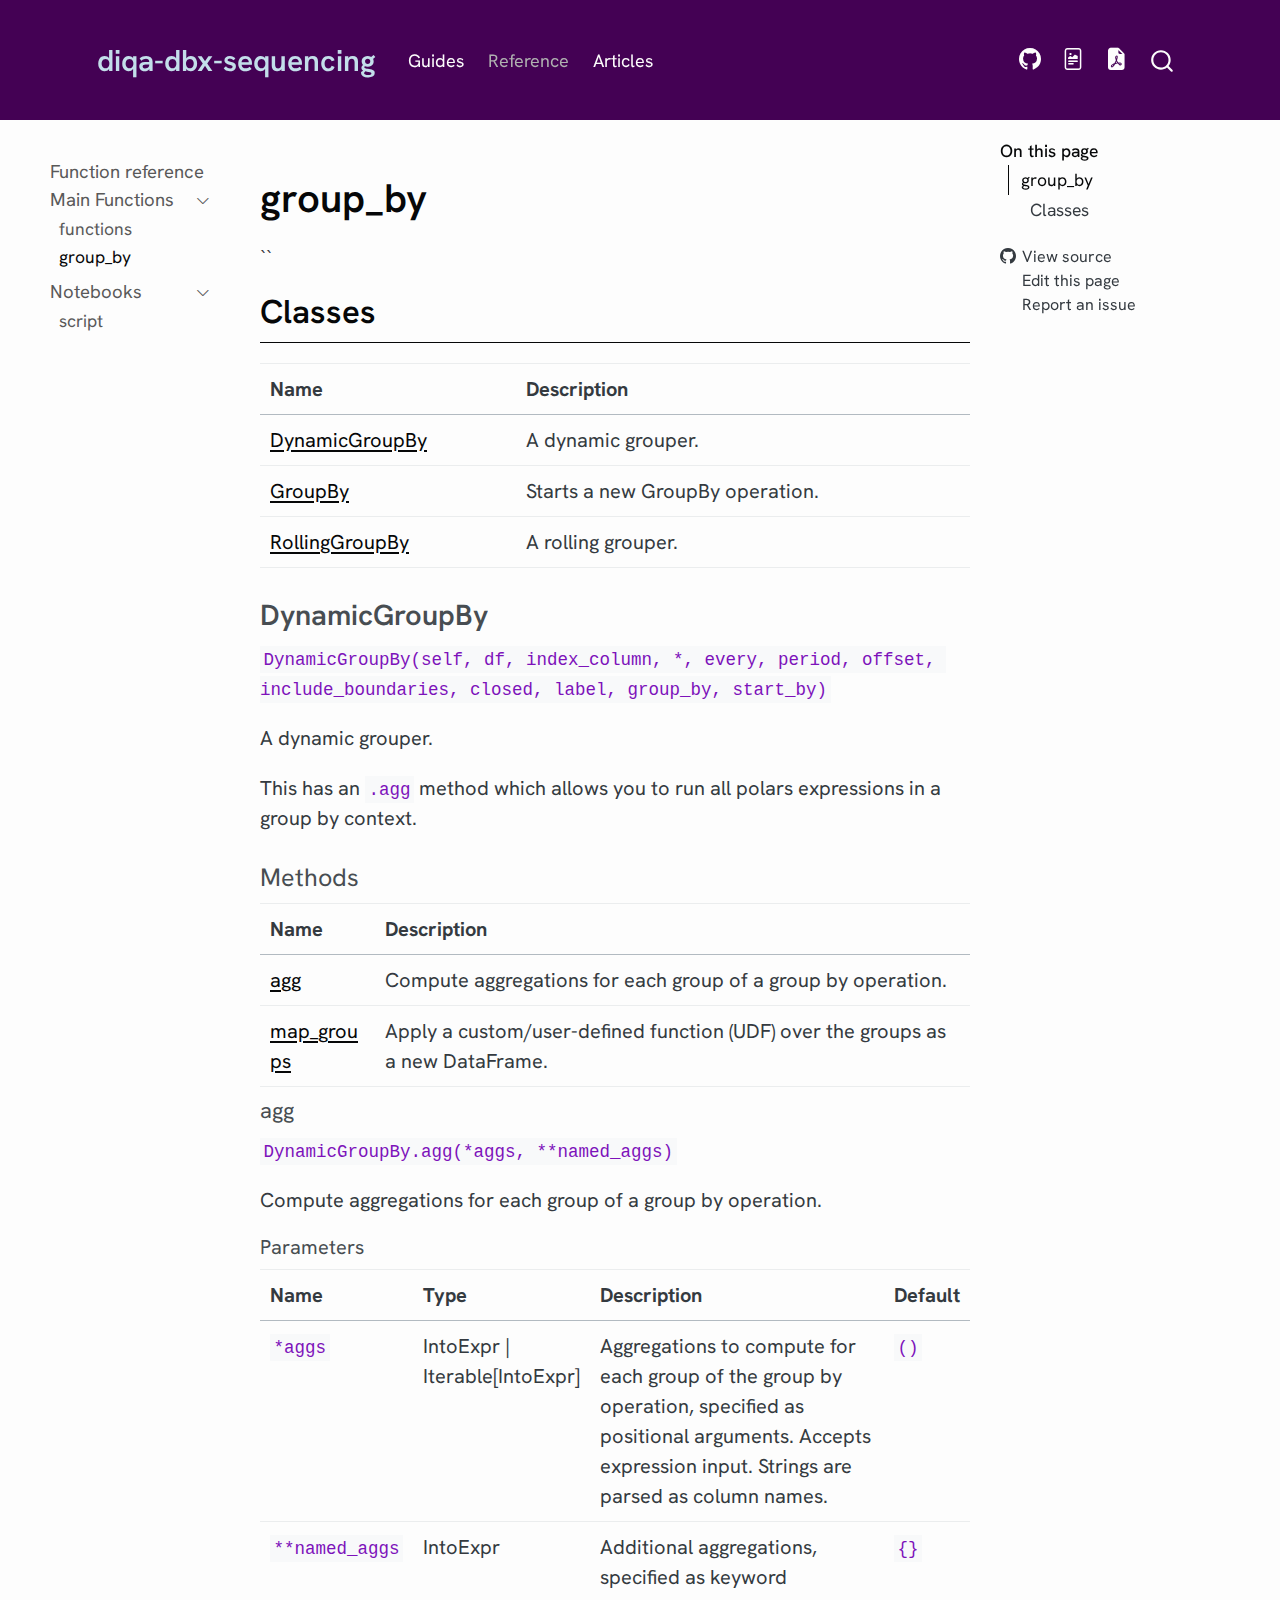
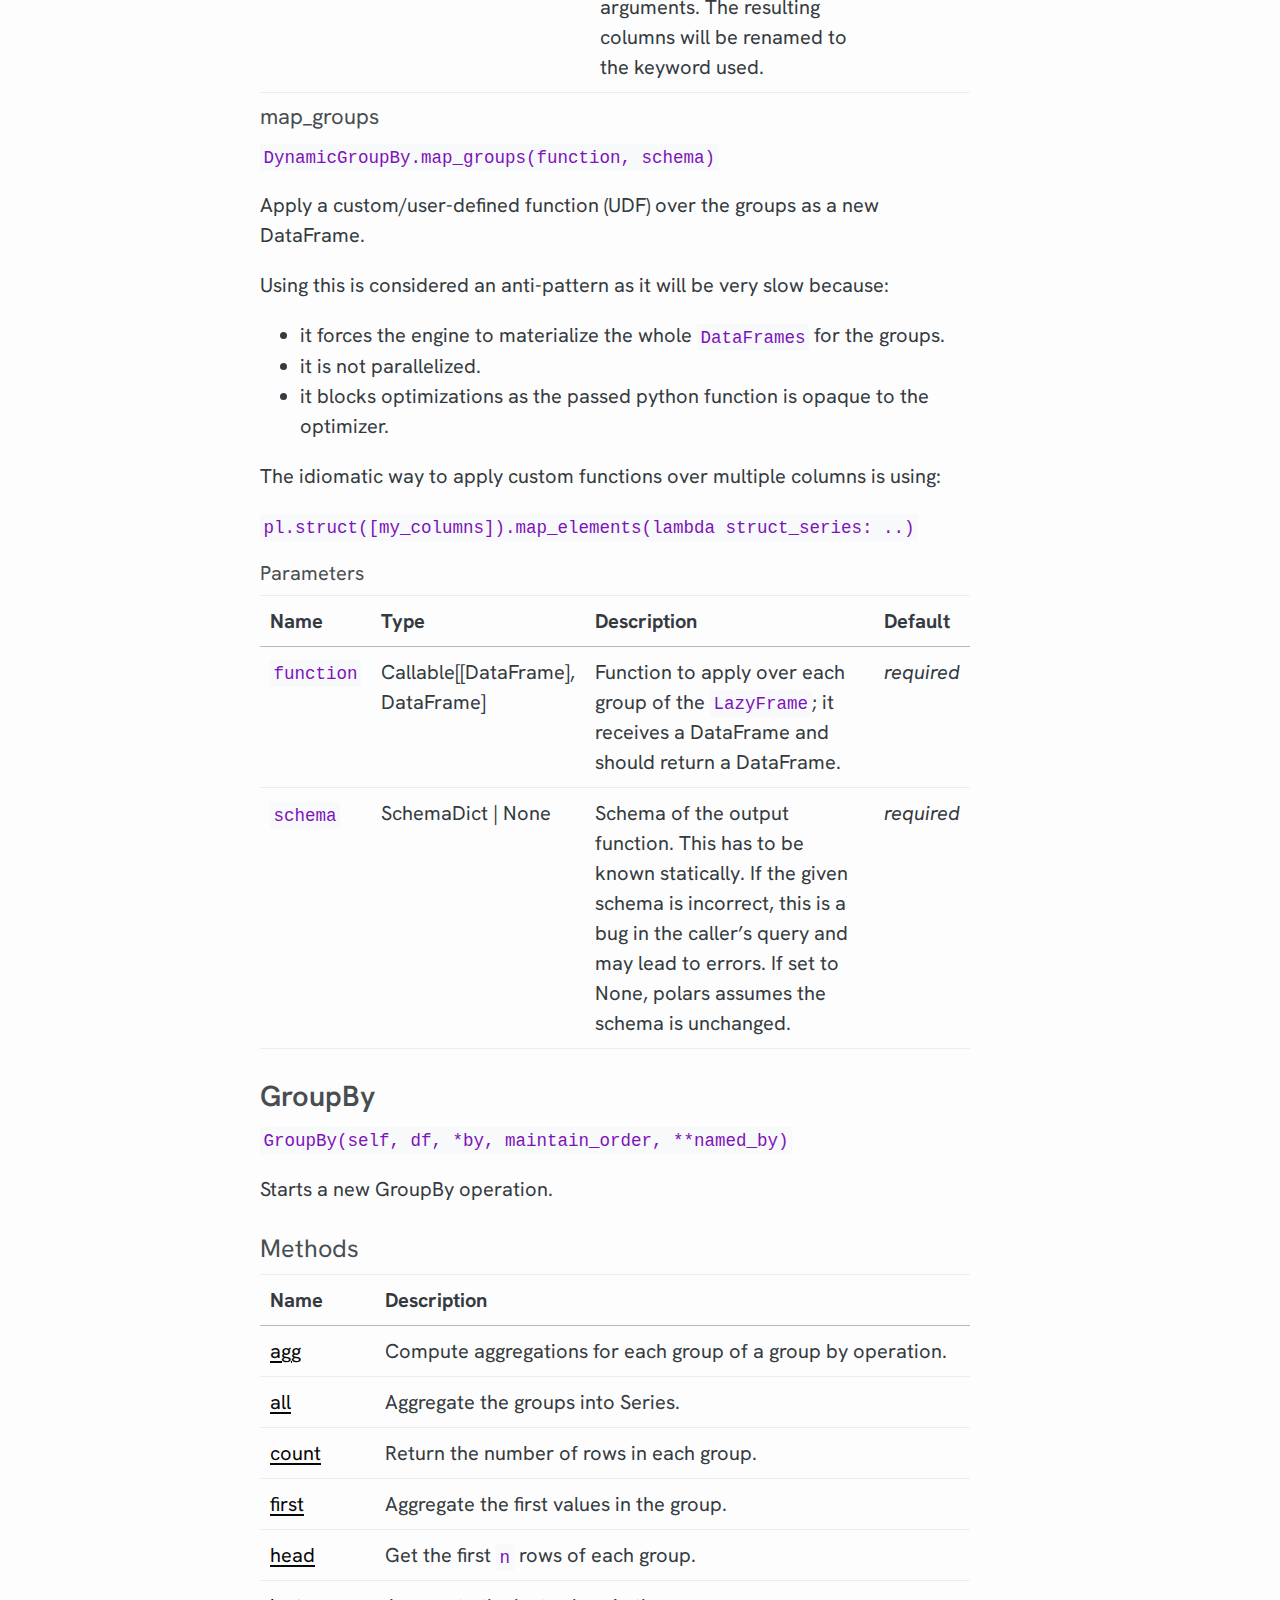
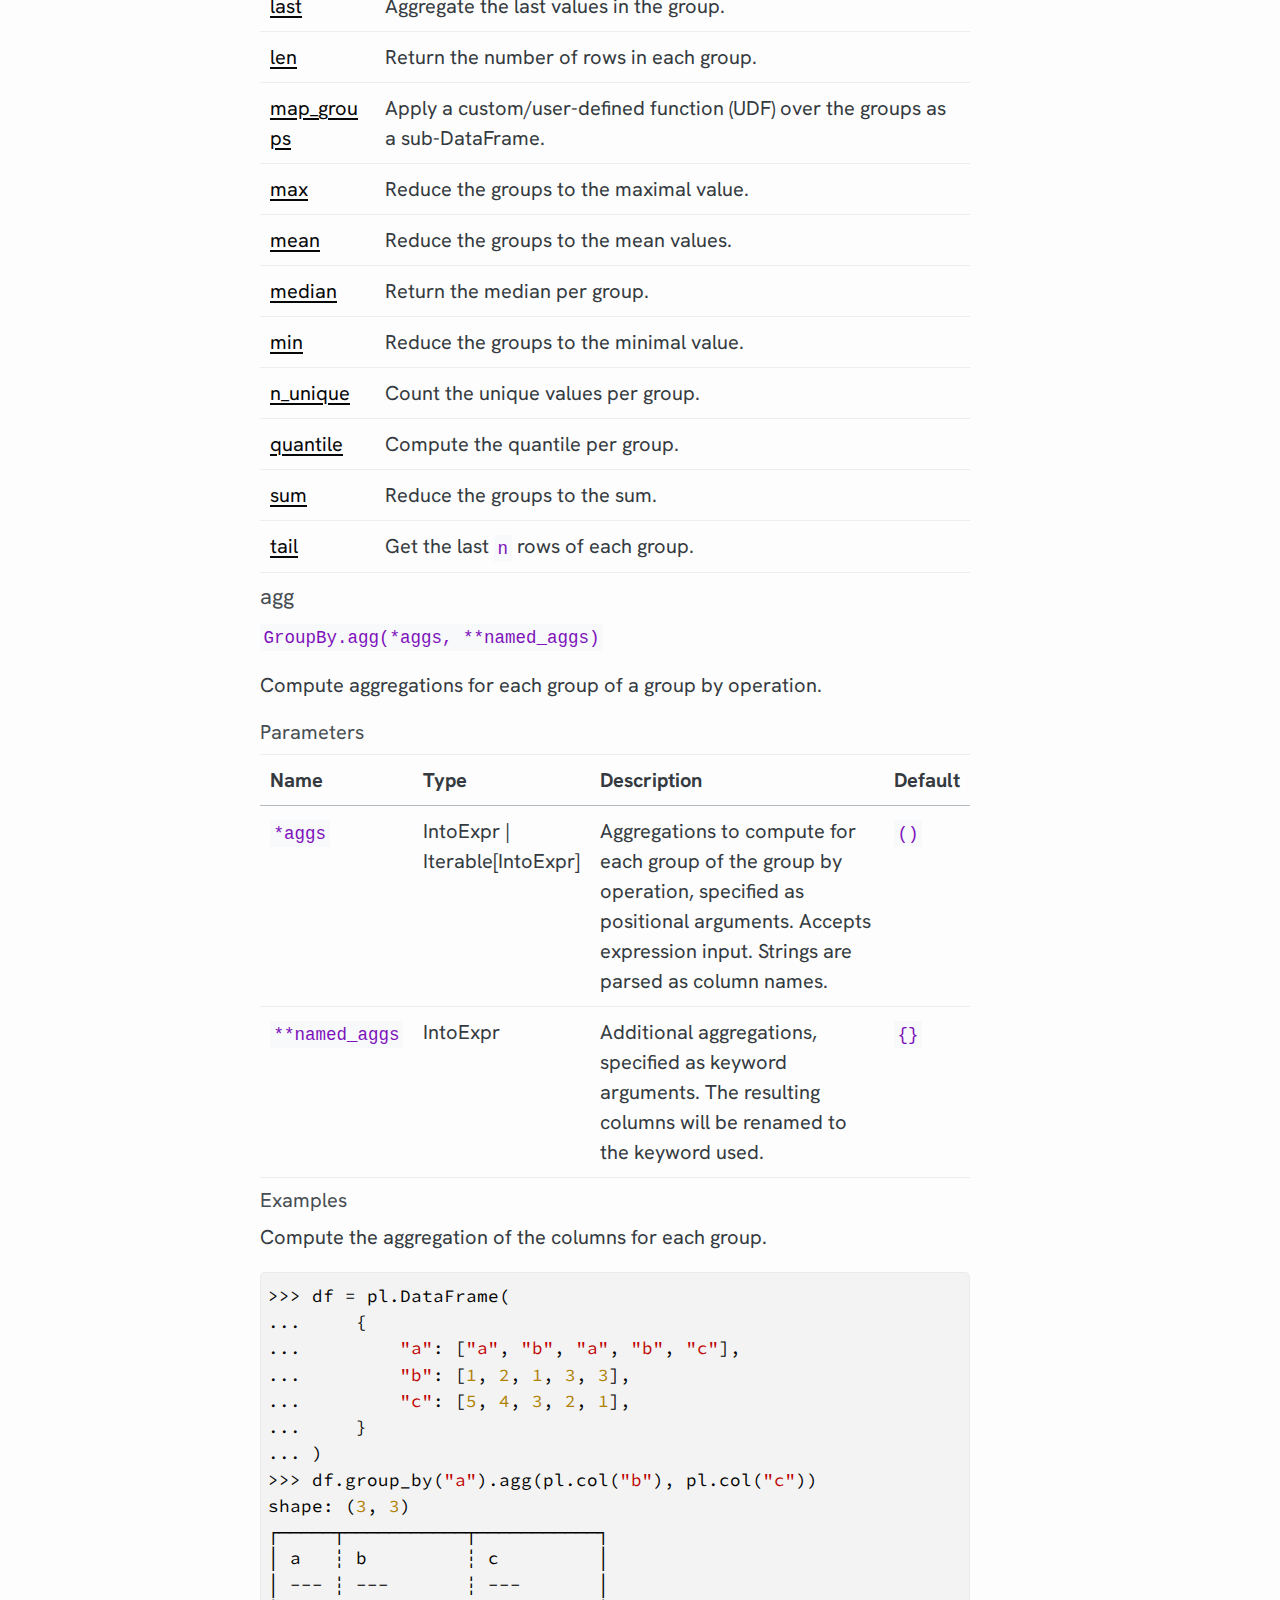
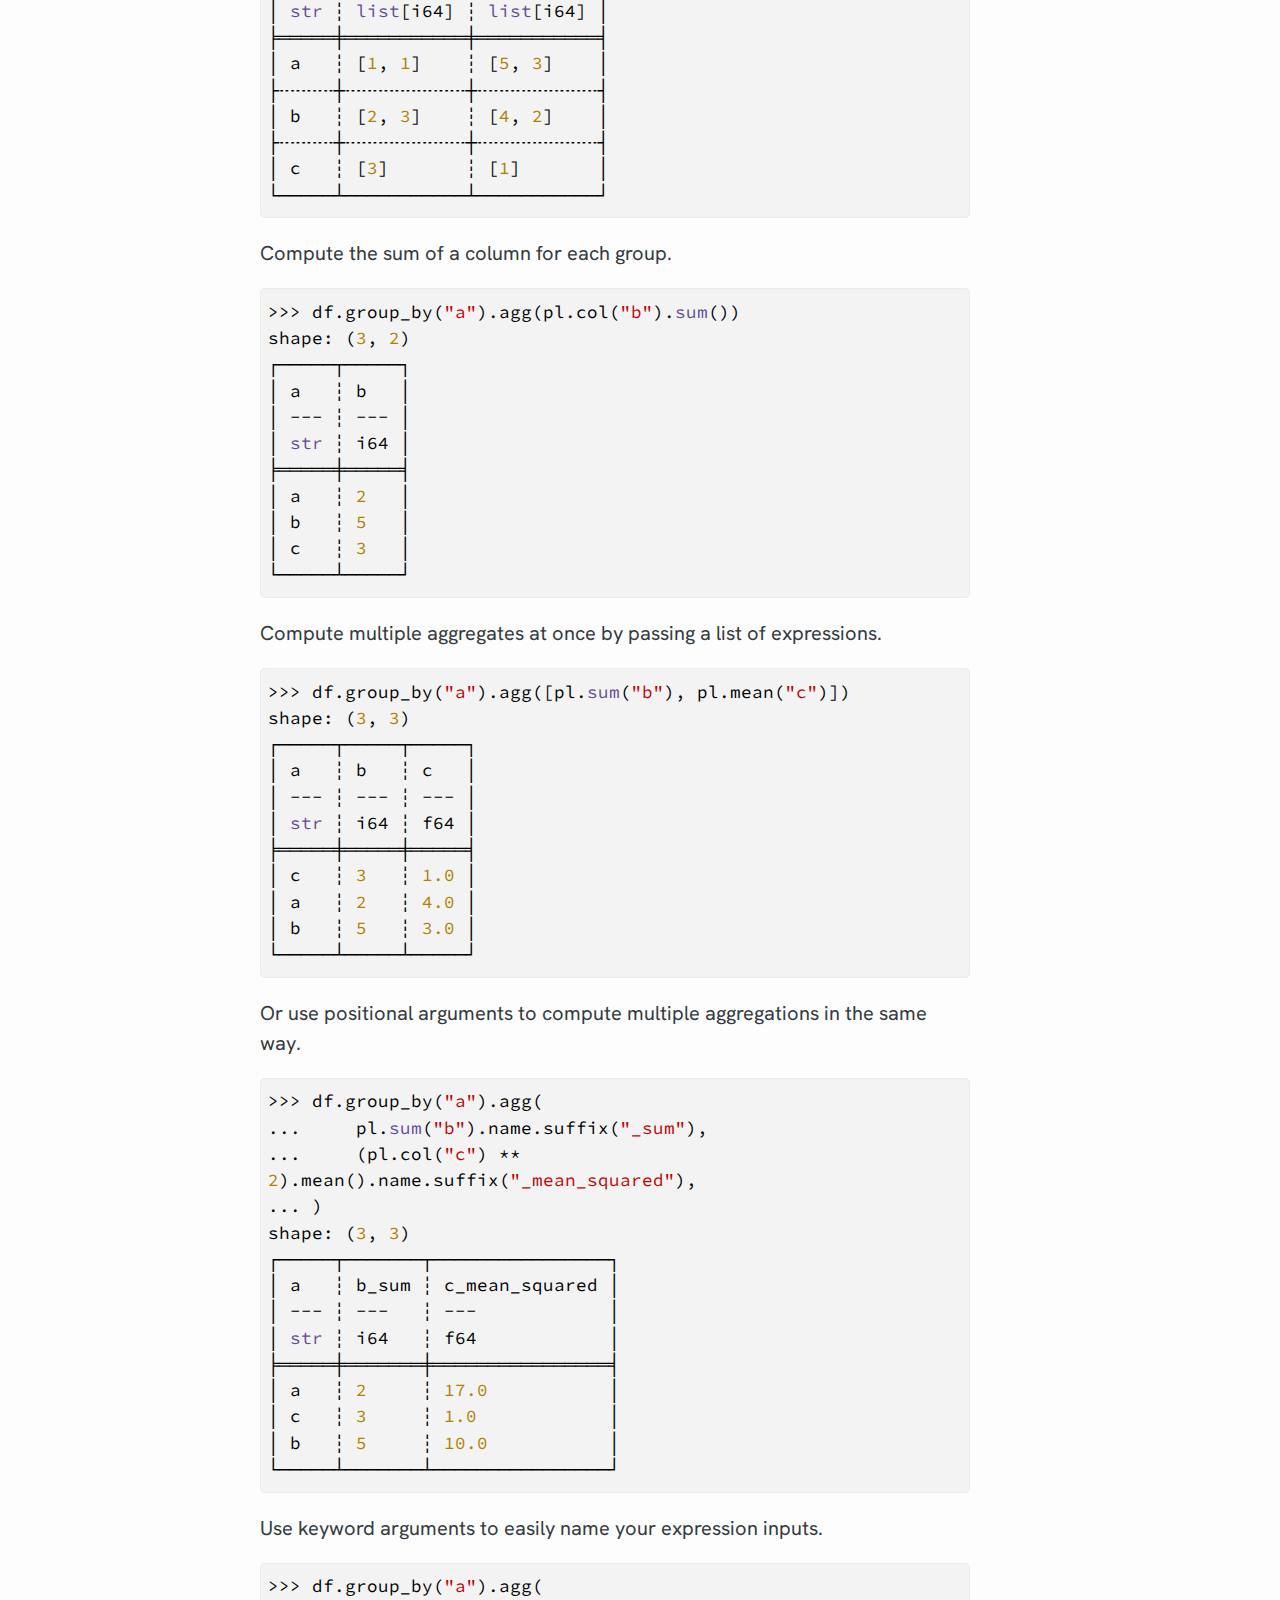
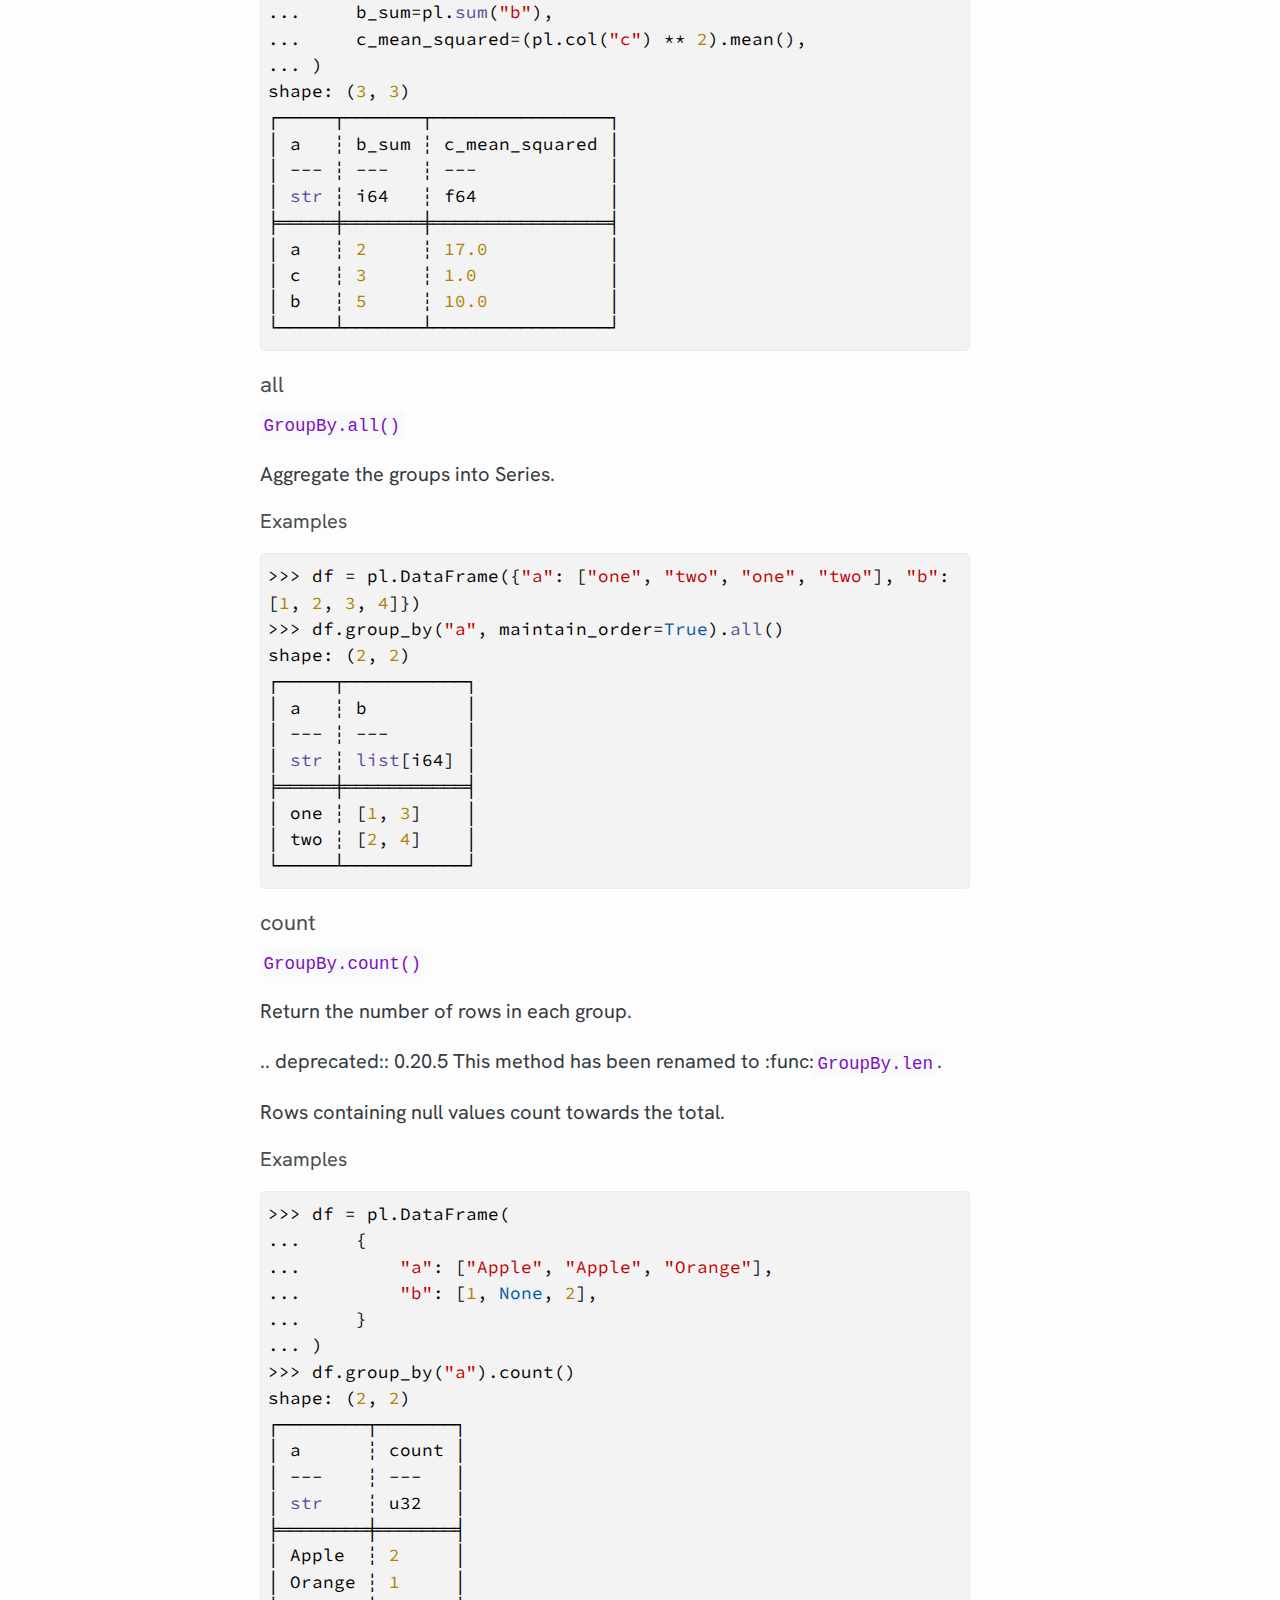
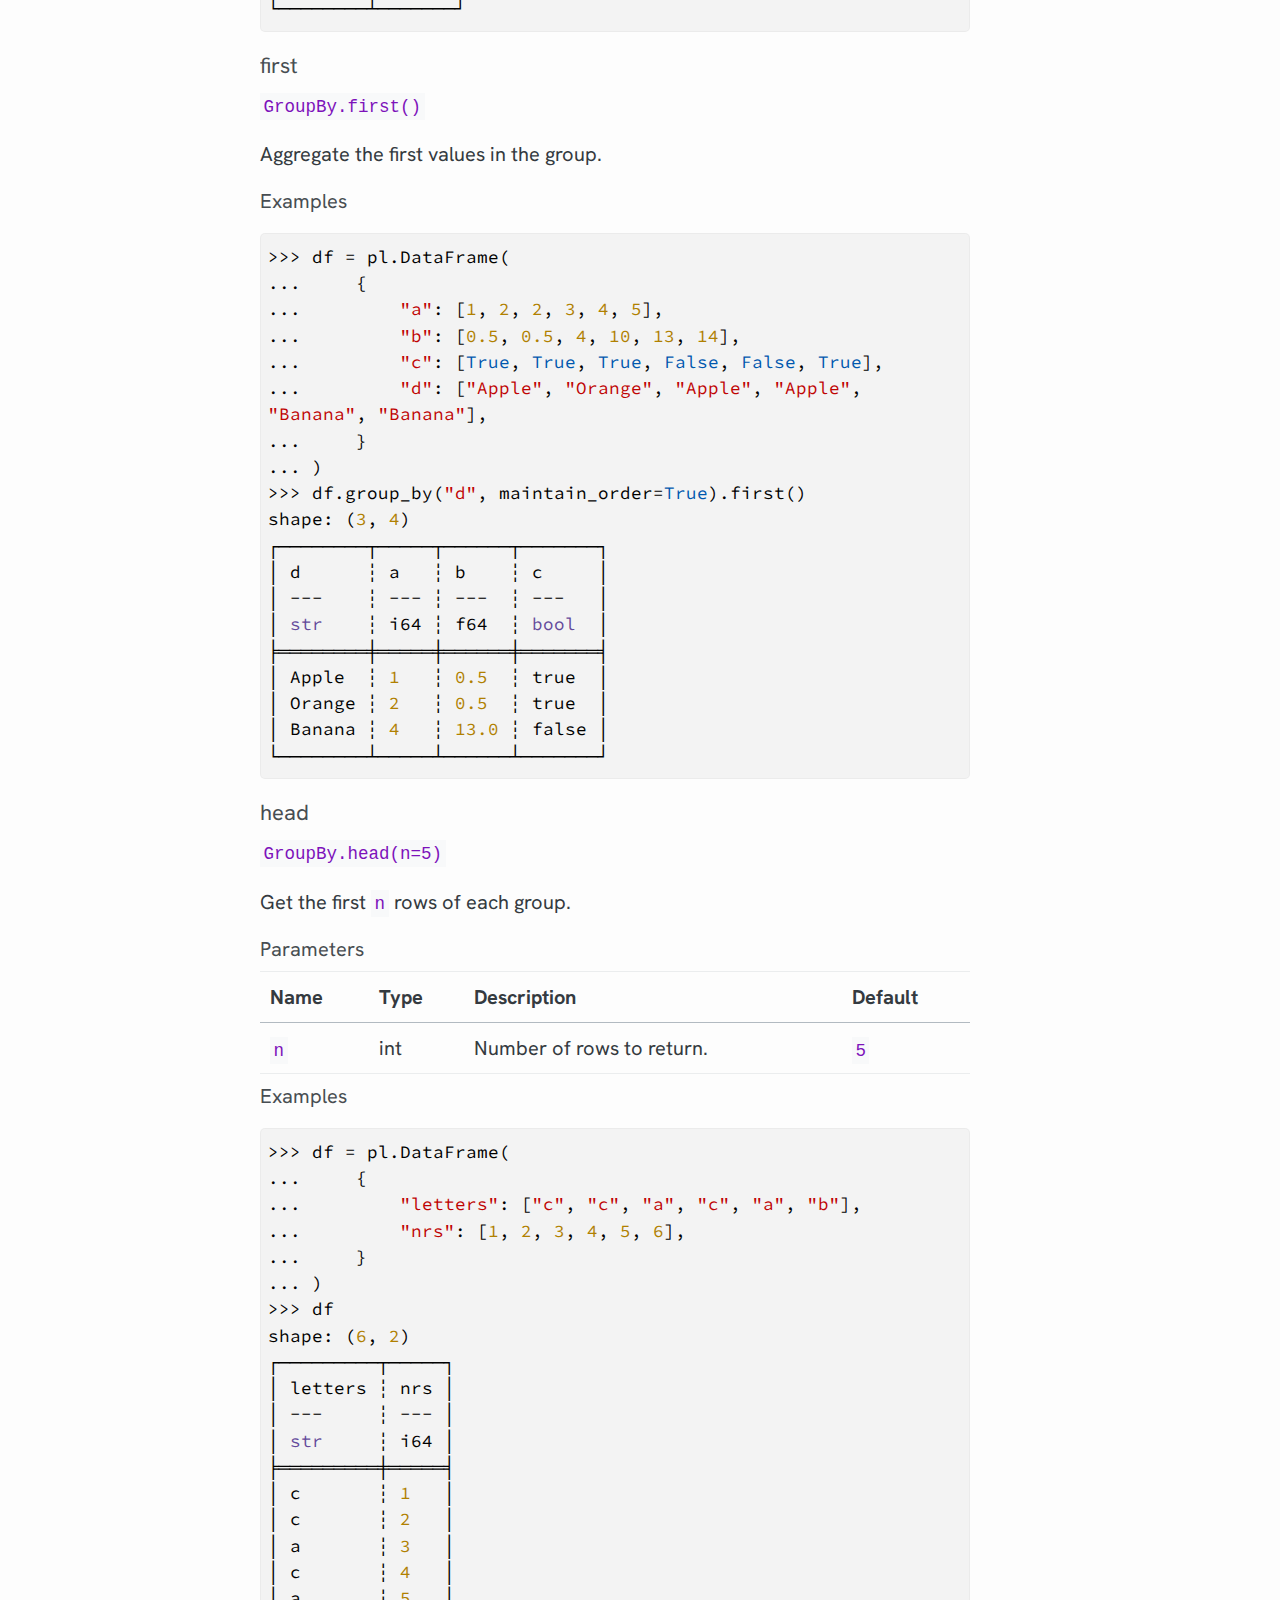
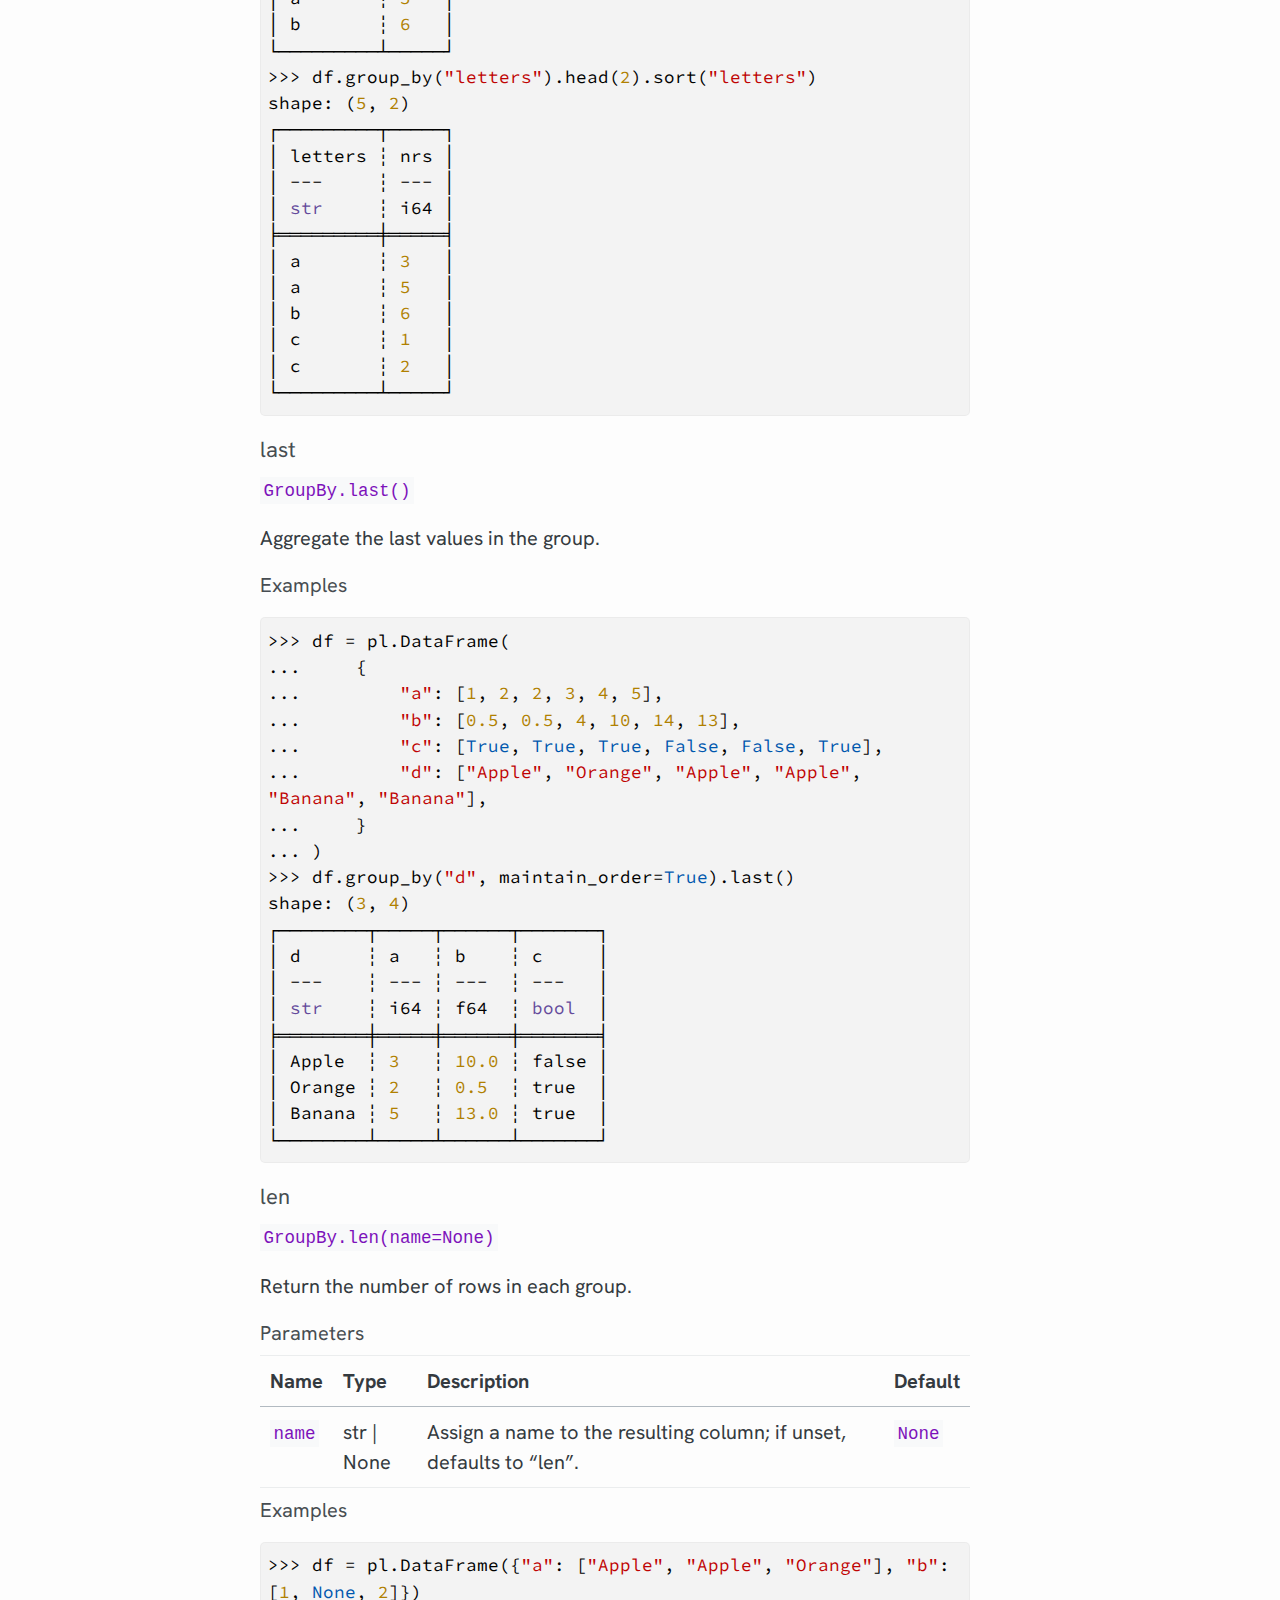
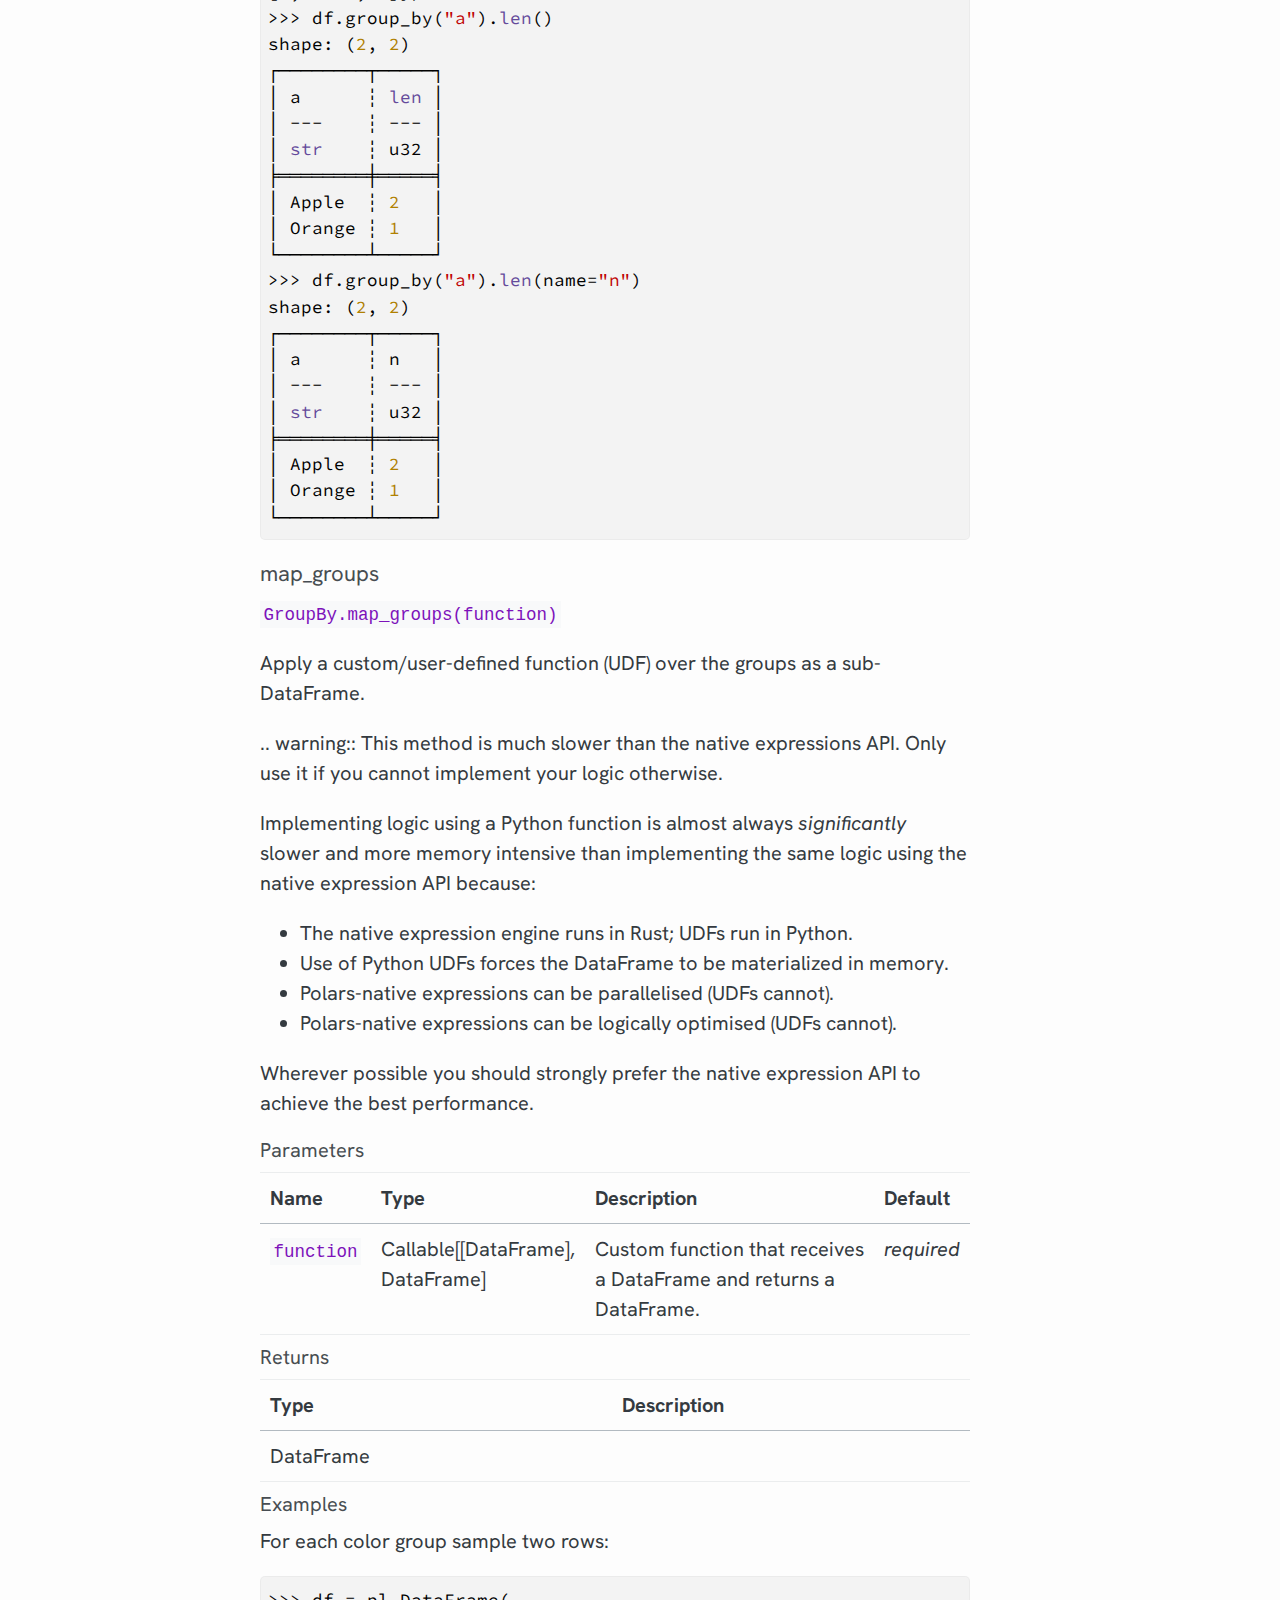
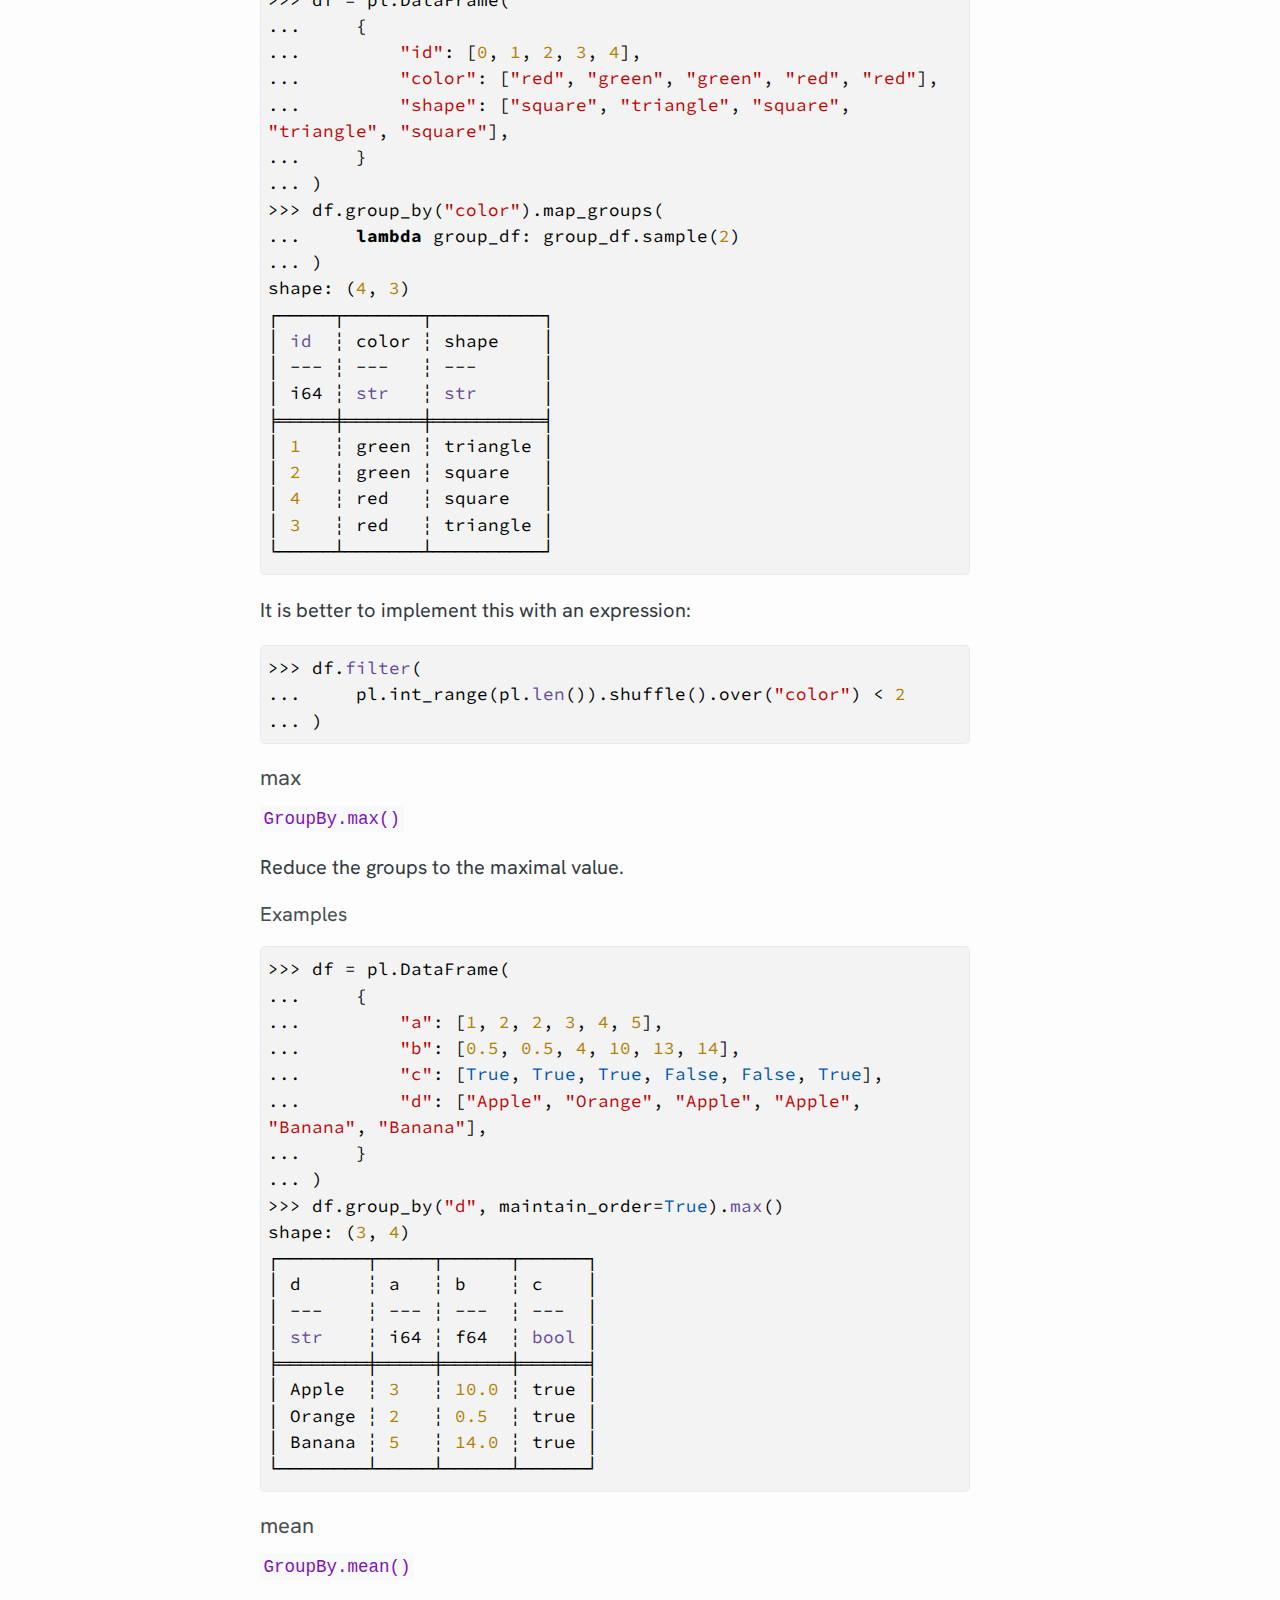
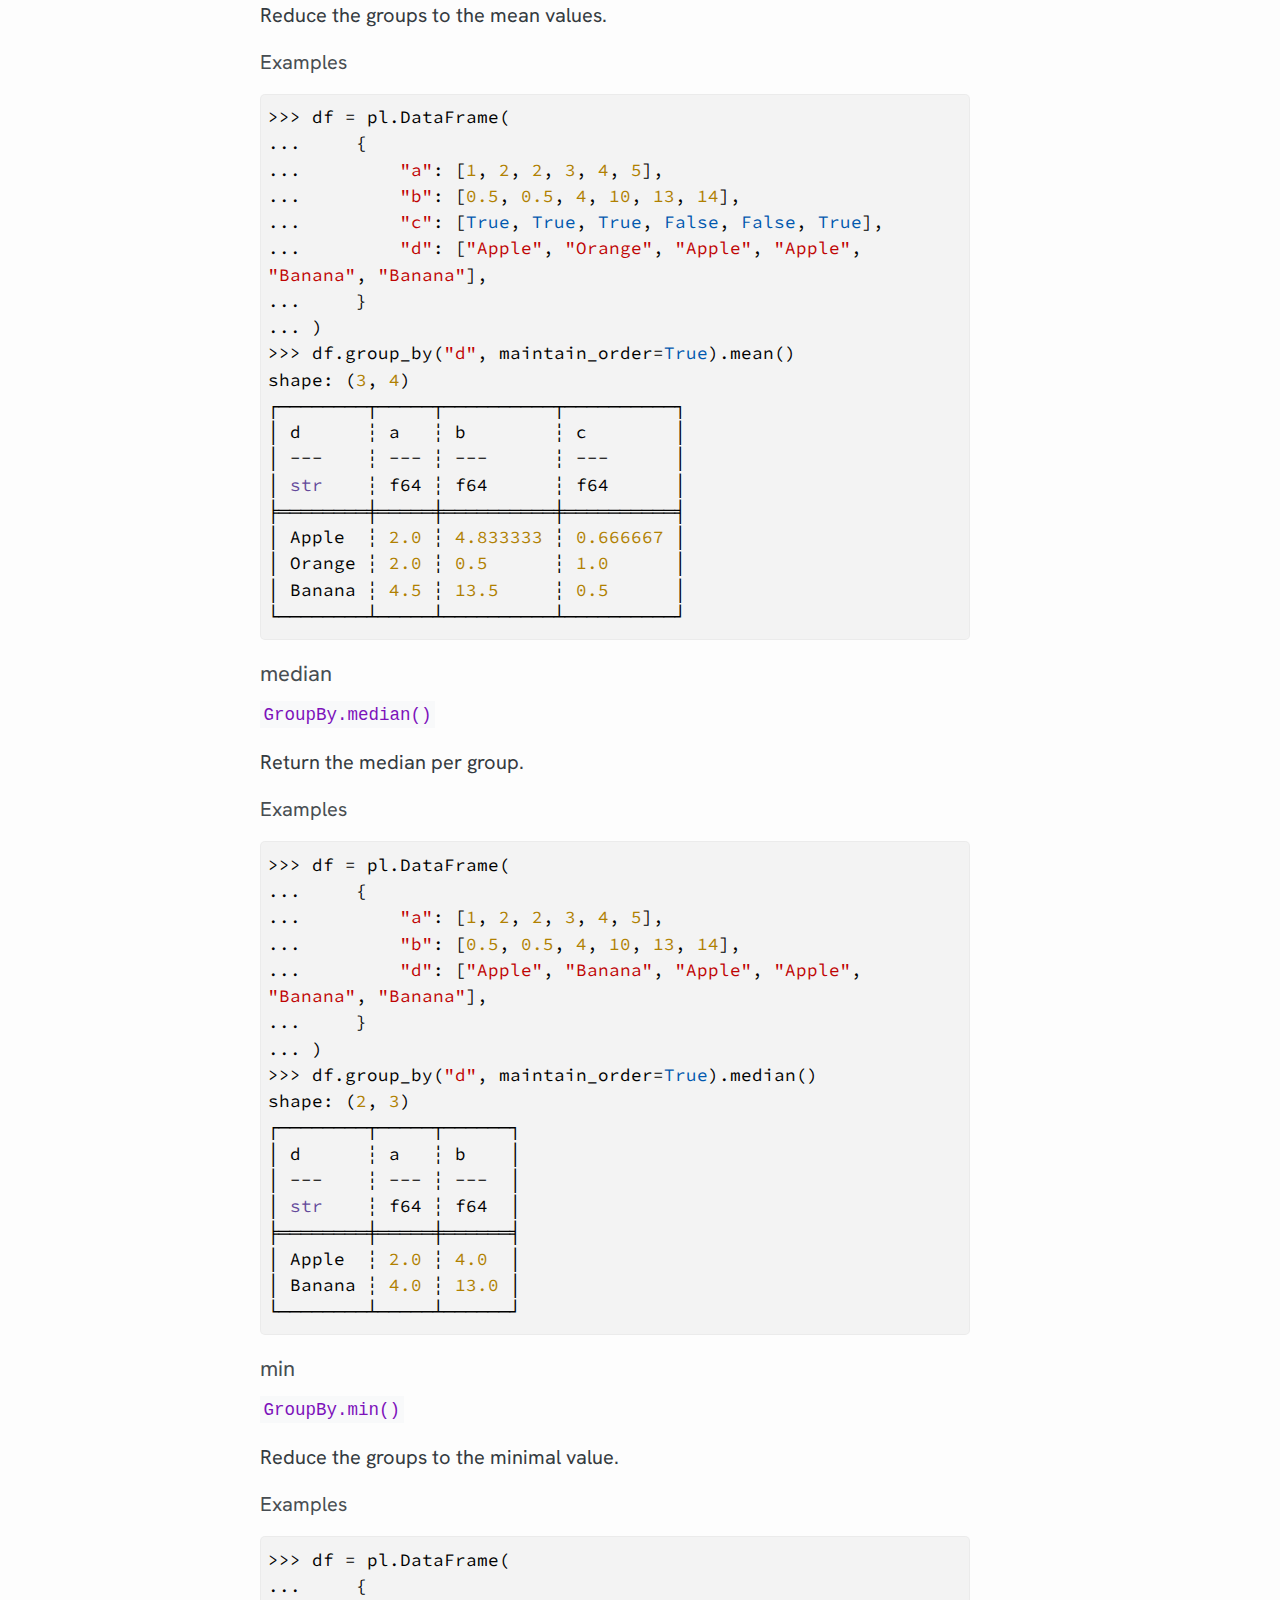
<file: notebooks/group_by.html>
<!DOCTYPE html>
<html xmlns="http://www.w3.org/1999/xhtml" lang="en" xml:lang="en"><head>

<meta charset="utf-8">
<meta name="generator" content="quarto-1.5.52">

<meta name="viewport" content="width=device-width, initial-scale=1.0, user-scalable=yes">


<title>group_by – diqa-dbx-sequencing</title>
<style>
code{white-space: pre-wrap;}
span.smallcaps{font-variant: small-caps;}
div.columns{display: flex; gap: min(4vw, 1.5em);}
div.column{flex: auto; overflow-x: auto;}
div.hanging-indent{margin-left: 1.5em; text-indent: -1.5em;}
ul.task-list{list-style: none;}
ul.task-list li input[type="checkbox"] {
  width: 0.8em;
  margin: 0 0.8em 0.2em -1em; /* quarto-specific, see https://github.com/quarto-dev/quarto-cli/issues/4556 */ 
  vertical-align: middle;
}
/* CSS for syntax highlighting */
pre > code.sourceCode { white-space: pre; position: relative; }
pre > code.sourceCode > span { line-height: 1.25; }
pre > code.sourceCode > span:empty { height: 1.2em; }
.sourceCode { overflow: visible; }
code.sourceCode > span { color: inherit; text-decoration: inherit; }
div.sourceCode { margin: 1em 0; }
pre.sourceCode { margin: 0; }
@media screen {
div.sourceCode { overflow: auto; }
}
@media print {
pre > code.sourceCode { white-space: pre-wrap; }
pre > code.sourceCode > span { display: inline-block; text-indent: -5em; padding-left: 5em; }
}
pre.numberSource code
  { counter-reset: source-line 0; }
pre.numberSource code > span
  { position: relative; left: -4em; counter-increment: source-line; }
pre.numberSource code > span > a:first-child::before
  { content: counter(source-line);
    position: relative; left: -1em; text-align: right; vertical-align: baseline;
    border: none; display: inline-block;
    -webkit-touch-callout: none; -webkit-user-select: none;
    -khtml-user-select: none; -moz-user-select: none;
    -ms-user-select: none; user-select: none;
    padding: 0 4px; width: 4em;
  }
pre.numberSource { margin-left: 3em;  padding-left: 4px; }
div.sourceCode
  {   }
@media screen {
pre > code.sourceCode > span > a:first-child::before { text-decoration: underline; }
}
</style>


<script src="../site_libs/quarto-nav/quarto-nav.js"></script>
<script src="../site_libs/quarto-nav/headroom.min.js"></script>
<script src="../site_libs/clipboard/clipboard.min.js"></script>
<script src="../site_libs/quarto-search/autocomplete.umd.js"></script>
<script src="../site_libs/quarto-search/fuse.min.js"></script>
<script src="../site_libs/quarto-search/quarto-search.js"></script>
<meta name="quarto:offset" content="../">
<script src="../site_libs/quarto-html/quarto.js"></script>
<script src="../site_libs/quarto-html/popper.min.js"></script>
<script src="../site_libs/quarto-html/tippy.umd.min.js"></script>
<script src="../site_libs/quarto-html/anchor.min.js"></script>
<link href="../site_libs/quarto-html/tippy.css" rel="stylesheet">
<link href="../site_libs/quarto-html/quarto-syntax-highlighting.css" rel="stylesheet" id="quarto-text-highlighting-styles">
<script src="../site_libs/bootstrap/bootstrap.min.js"></script>
<link href="../site_libs/bootstrap/bootstrap-icons.css" rel="stylesheet">
<link href="../site_libs/bootstrap/bootstrap.min.css" rel="stylesheet" id="quarto-bootstrap" data-mode="light">
<script id="quarto-search-options" type="application/json">{
  "location": "navbar",
  "copy-button": false,
  "collapse-after": 3,
  "panel-placement": "end",
  "type": "overlay",
  "limit": 50,
  "keyboard-shortcut": [
    "f",
    "/",
    "s"
  ],
  "show-item-context": false,
  "language": {
    "search-no-results-text": "No results",
    "search-matching-documents-text": "matching documents",
    "search-copy-link-title": "Copy link to search",
    "search-hide-matches-text": "Hide additional matches",
    "search-more-match-text": "more match in this document",
    "search-more-matches-text": "more matches in this document",
    "search-clear-button-title": "Clear",
    "search-text-placeholder": "",
    "search-detached-cancel-button-title": "Cancel",
    "search-submit-button-title": "Submit",
    "search-label": "Search"
  }
}</script>


</head>

<body class="nav-sidebar floating nav-fixed">

<div id="quarto-search-results"></div>
  <header id="quarto-header" class="headroom fixed-top">
    <nav class="navbar navbar-expand-lg " data-bs-theme="dark">
      <div class="navbar-container container-fluid">
      <div class="navbar-brand-container mx-auto">
    <a class="navbar-brand" href="../index.html">
    <span class="navbar-title">diqa-dbx-sequencing</span>
    </a>
  </div>
            <div id="quarto-search" class="" title="Search"></div>
          <button class="navbar-toggler" type="button" data-bs-toggle="collapse" data-bs-target="#navbarCollapse" aria-controls="navbarCollapse" role="menu" aria-expanded="false" aria-label="Toggle navigation" onclick="if (window.quartoToggleHeadroom) { window.quartoToggleHeadroom(); }">
  <span class="navbar-toggler-icon"></span>
</button>
          <div class="collapse navbar-collapse" id="navbarCollapse">
            <ul class="navbar-nav navbar-nav-scroll me-auto">
  <li class="nav-item">
    <a class="nav-link" href="../guides/index.html"> 
<span class="menu-text">Guides</span></a>
  </li>  
  <li class="nav-item">
    <a class="nav-link active" href="../notebooks/index.html" aria-current="page"> 
<span class="menu-text">Reference</span></a>
  </li>  
  <li class="nav-item">
    <a class="nav-link" href="../articles/index.html"> 
<span class="menu-text">Articles</span></a>
  </li>  
</ul>
            <ul class="navbar-nav navbar-nav-scroll ms-auto">
  <li class="nav-item compact">
    <a class="nav-link" href="https://github.com/edenian-prince/quartodoc-demo"> <i class="bi bi-github" role="img" aria-label="GitHub">
</i> 
<span class="menu-text"></span></a>
  </li>  
  <li class="nav-item compact">
    <a class="nav-link" href="https://nwpage.org/"> <i class="bi bi-file-richtext" role="img" aria-label="NW-PaGe">
</i> 
<span class="menu-text"></span></a>
  </li>  
  <li class="nav-item compact">
    <a class="nav-link" href="https://github.com/NW-PaGe/standards/blob/main/nw-page-policies.pdf"> <i class="bi bi-file-earmark-pdf-fill" role="img" aria-label="NW-PaGe PDF">
</i> 
<span class="menu-text"></span></a>
  </li>  
</ul>
          </div> <!-- /navcollapse -->
            <div class="quarto-navbar-tools">
</div>
      </div> <!-- /container-fluid -->
    </nav>
  <nav class="quarto-secondary-nav">
    <div class="container-fluid d-flex">
      <button type="button" class="quarto-btn-toggle btn" data-bs-toggle="collapse" role="button" data-bs-target=".quarto-sidebar-collapse-item" aria-controls="quarto-sidebar" aria-expanded="false" aria-label="Toggle sidebar navigation" onclick="if (window.quartoToggleHeadroom) { window.quartoToggleHeadroom(); }">
        <i class="bi bi-layout-text-sidebar-reverse"></i>
      </button>
        <nav class="quarto-page-breadcrumbs" aria-label="breadcrumb"><ol class="breadcrumb"><li class="breadcrumb-item"><a href="../notebooks/functions.html">Main Functions</a></li><li class="breadcrumb-item"><a href="../notebooks/group_by.html">group_by</a></li></ol></nav>
        <a class="flex-grow-1" role="navigation" data-bs-toggle="collapse" data-bs-target=".quarto-sidebar-collapse-item" aria-controls="quarto-sidebar" aria-expanded="false" aria-label="Toggle sidebar navigation" onclick="if (window.quartoToggleHeadroom) { window.quartoToggleHeadroom(); }">      
        </a>
    </div>
  </nav>
</header>
<!-- content -->
<div id="quarto-content" class="quarto-container page-columns page-rows-contents page-layout-article page-navbar">
<!-- sidebar -->
  <nav id="quarto-sidebar" class="sidebar collapse collapse-horizontal quarto-sidebar-collapse-item sidebar-navigation floating overflow-auto">
    <div class="sidebar-menu-container"> 
    <ul class="list-unstyled mt-1">
        <li class="sidebar-item">
  <div class="sidebar-item-container"> 
  <a href="../notebooks/index.html" class="sidebar-item-text sidebar-link">
 <span class="menu-text">Function reference</span></a>
  </div>
</li>
        <li class="sidebar-item sidebar-item-section">
      <div class="sidebar-item-container"> 
            <a class="sidebar-item-text sidebar-link text-start" data-bs-toggle="collapse" data-bs-target="#quarto-sidebar-section-1" role="navigation" aria-expanded="true">
 <span class="menu-text">Main Functions</span></a>
          <a class="sidebar-item-toggle text-start" data-bs-toggle="collapse" data-bs-target="#quarto-sidebar-section-1" role="navigation" aria-expanded="true" aria-label="Toggle section">
            <i class="bi bi-chevron-right ms-2"></i>
          </a> 
      </div>
      <ul id="quarto-sidebar-section-1" class="collapse list-unstyled sidebar-section depth1 show">  
          <li class="sidebar-item">
  <div class="sidebar-item-container"> 
  <a href="../notebooks/functions.html" class="sidebar-item-text sidebar-link">
 <span class="menu-text">functions</span></a>
  </div>
</li>
          <li class="sidebar-item">
  <div class="sidebar-item-container"> 
  <a href="../notebooks/group_by.html" class="sidebar-item-text sidebar-link active">
 <span class="menu-text">group_by</span></a>
  </div>
</li>
      </ul>
  </li>
        <li class="sidebar-item sidebar-item-section">
      <div class="sidebar-item-container"> 
            <a class="sidebar-item-text sidebar-link text-start" data-bs-toggle="collapse" data-bs-target="#quarto-sidebar-section-2" role="navigation" aria-expanded="true">
 <span class="menu-text">Notebooks</span></a>
          <a class="sidebar-item-toggle text-start" data-bs-toggle="collapse" data-bs-target="#quarto-sidebar-section-2" role="navigation" aria-expanded="true" aria-label="Toggle section">
            <i class="bi bi-chevron-right ms-2"></i>
          </a> 
      </div>
      <ul id="quarto-sidebar-section-2" class="collapse list-unstyled sidebar-section depth1 show">  
          <li class="sidebar-item">
  <div class="sidebar-item-container"> 
  <a href="../notebooks/script.html" class="sidebar-item-text sidebar-link">
 <span class="menu-text">script</span></a>
  </div>
</li>
      </ul>
  </li>
    </ul>
    </div>
</nav>
<div id="quarto-sidebar-glass" class="quarto-sidebar-collapse-item" data-bs-toggle="collapse" data-bs-target=".quarto-sidebar-collapse-item"></div>
<!-- margin-sidebar -->
    <div id="quarto-margin-sidebar" class="sidebar margin-sidebar">
        <nav id="TOC" role="doc-toc" class="toc-active">
    <h2 id="toc-title">On this page</h2>
   
  <ul>
  <li><a href="#group_by" id="toc-group_by" class="nav-link active" data-scroll-target="#group_by">group_by</a>
  <ul class="collapse">
  <li><a href="#classes" id="toc-classes" class="nav-link" data-scroll-target="#classes">Classes</a>
  <ul class="collapse">
  <li><a href="#group_by.DynamicGroupBy" id="toc-group_by.DynamicGroupBy" class="nav-link" data-scroll-target="#group_by.DynamicGroupBy">DynamicGroupBy</a></li>
  <li><a href="#group_by.GroupBy" id="toc-group_by.GroupBy" class="nav-link" data-scroll-target="#group_by.GroupBy">GroupBy</a></li>
  <li><a href="#group_by.RollingGroupBy" id="toc-group_by.RollingGroupBy" class="nav-link" data-scroll-target="#group_by.RollingGroupBy">RollingGroupBy</a></li>
  </ul></li>
  </ul></li>
  </ul>
<div class="toc-actions"><ul><li><a href="https://github.com/DOH-EPI-Coders/diqa-dbx-sequencing/blob/main/notebooks/group_by.qmd" class="toc-action"><i class="bi bi-github"></i>View source</a></li><li><a href="https://github.com/DOH-EPI-Coders/diqa-dbx-sequencing/edit/main/notebooks/group_by.qmd" class="toc-action"><i class="bi empty"></i>Edit this page</a></li><li><a href="https://github.com/DOH-EPI-Coders/diqa-dbx-sequencing/issues/new" class="toc-action"><i class="bi empty"></i>Report an issue</a></li></ul></div></nav>
    </div>
<!-- main -->
<main class="content" id="quarto-document-content">




<section id="group_by" class="level1">
<h1>group_by</h1>
<p>``</p>
<section id="classes" class="level2">
<h2 class="anchored" data-anchor-id="classes">Classes</h2>
<table class="caption-top table">
<thead>
<tr class="header">
<th>Name</th>
<th>Description</th>
</tr>
</thead>
<tbody>
<tr class="odd">
<td><a href="#group_by.DynamicGroupBy">DynamicGroupBy</a></td>
<td>A dynamic grouper.</td>
</tr>
<tr class="even">
<td><a href="#group_by.GroupBy">GroupBy</a></td>
<td>Starts a new GroupBy operation.</td>
</tr>
<tr class="odd">
<td><a href="#group_by.RollingGroupBy">RollingGroupBy</a></td>
<td>A rolling grouper.</td>
</tr>
</tbody>
</table>
<section id="group_by.DynamicGroupBy" class="level3">
<h3 class="anchored" data-anchor-id="group_by.DynamicGroupBy">DynamicGroupBy</h3>
<p><code>DynamicGroupBy(self, df, index_column, *, every, period, offset, include_boundaries, closed, label, group_by, start_by)</code></p>
<p>A dynamic grouper.</p>
<p>This has an <code>.agg</code> method which allows you to run all polars expressions in a group by context.</p>
<section id="methods" class="level4">
<h4 class="anchored" data-anchor-id="methods">Methods</h4>
<table class="caption-top table">
<thead>
<tr class="header">
<th>Name</th>
<th>Description</th>
</tr>
</thead>
<tbody>
<tr class="odd">
<td><a href="#group_by.DynamicGroupBy.agg">agg</a></td>
<td>Compute aggregations for each group of a group by operation.</td>
</tr>
<tr class="even">
<td><a href="#group_by.DynamicGroupBy.map_groups">map_groups</a></td>
<td>Apply a custom/user-defined function (UDF) over the groups as a new DataFrame.</td>
</tr>
</tbody>
</table>
<section id="group_by.DynamicGroupBy.agg" class="level5">
<h5 class="anchored" data-anchor-id="group_by.DynamicGroupBy.agg">agg</h5>
<p><code>DynamicGroupBy.agg(*aggs, **named_aggs)</code></p>
<p>Compute aggregations for each group of a group by operation.</p>
<section id="parameters" class="level6">
<h6 class="anchored" data-anchor-id="parameters">Parameters</h6>
<table class="caption-top table">
<colgroup>
<col style="width: 7%">
<col style="width: 15%">
<col style="width: 72%">
<col style="width: 4%">
</colgroup>
<thead>
<tr class="header">
<th>Name</th>
<th>Type</th>
<th>Description</th>
<th>Default</th>
</tr>
</thead>
<tbody>
<tr class="odd">
<td><code>*aggs</code></td>
<td>IntoExpr | Iterable[IntoExpr]</td>
<td>Aggregations to compute for each group of the group by operation, specified as positional arguments. Accepts expression input. Strings are parsed as column names.</td>
<td><code>()</code></td>
</tr>
<tr class="even">
<td><code>**named_aggs</code></td>
<td>IntoExpr</td>
<td>Additional aggregations, specified as keyword arguments. The resulting columns will be renamed to the keyword used.</td>
<td><code>{}</code></td>
</tr>
</tbody>
</table>
</section>
</section>
<section id="group_by.DynamicGroupBy.map_groups" class="level5">
<h5 class="anchored" data-anchor-id="group_by.DynamicGroupBy.map_groups">map_groups</h5>
<p><code>DynamicGroupBy.map_groups(function, schema)</code></p>
<p>Apply a custom/user-defined function (UDF) over the groups as a new DataFrame.</p>
<p>Using this is considered an anti-pattern as it will be very slow because:</p>
<ul>
<li>it forces the engine to materialize the whole <code>DataFrames</code> for the groups.</li>
<li>it is not parallelized.</li>
<li>it blocks optimizations as the passed python function is opaque to the optimizer.</li>
</ul>
<p>The idiomatic way to apply custom functions over multiple columns is using:</p>
<p><code>pl.struct([my_columns]).map_elements(lambda struct_series: ..)</code></p>
<section id="parameters-1" class="level6">
<h6 class="anchored" data-anchor-id="parameters-1">Parameters</h6>
<table class="caption-top table">
<colgroup>
<col style="width: 4%">
<col style="width: 13%">
<col style="width: 77%">
<col style="width: 4%">
</colgroup>
<thead>
<tr class="header">
<th>Name</th>
<th>Type</th>
<th>Description</th>
<th>Default</th>
</tr>
</thead>
<tbody>
<tr class="odd">
<td><code>function</code></td>
<td>Callable[[DataFrame], DataFrame]</td>
<td>Function to apply over each group of the <code>LazyFrame</code>; it receives a DataFrame and should return a DataFrame.</td>
<td><em>required</em></td>
</tr>
<tr class="even">
<td><code>schema</code></td>
<td>SchemaDict | None</td>
<td>Schema of the output function. This has to be known statically. If the given schema is incorrect, this is a bug in the caller’s query and may lead to errors. If set to None, polars assumes the schema is unchanged.</td>
<td><em>required</em></td>
</tr>
</tbody>
</table>
</section>
</section>
</section>
</section>
<section id="group_by.GroupBy" class="level3">
<h3 class="anchored" data-anchor-id="group_by.GroupBy">GroupBy</h3>
<p><code>GroupBy(self, df, *by, maintain_order, **named_by)</code></p>
<p>Starts a new GroupBy operation.</p>
<section id="methods-1" class="level4">
<h4 class="anchored" data-anchor-id="methods-1">Methods</h4>
<table class="caption-top table">
<thead>
<tr class="header">
<th>Name</th>
<th>Description</th>
</tr>
</thead>
<tbody>
<tr class="odd">
<td><a href="#group_by.GroupBy.agg">agg</a></td>
<td>Compute aggregations for each group of a group by operation.</td>
</tr>
<tr class="even">
<td><a href="#group_by.GroupBy.all">all</a></td>
<td>Aggregate the groups into Series.</td>
</tr>
<tr class="odd">
<td><a href="#group_by.GroupBy.count">count</a></td>
<td>Return the number of rows in each group.</td>
</tr>
<tr class="even">
<td><a href="#group_by.GroupBy.first">first</a></td>
<td>Aggregate the first values in the group.</td>
</tr>
<tr class="odd">
<td><a href="#group_by.GroupBy.head">head</a></td>
<td>Get the first <code>n</code> rows of each group.</td>
</tr>
<tr class="even">
<td><a href="#group_by.GroupBy.last">last</a></td>
<td>Aggregate the last values in the group.</td>
</tr>
<tr class="odd">
<td><a href="#group_by.GroupBy.len">len</a></td>
<td>Return the number of rows in each group.</td>
</tr>
<tr class="even">
<td><a href="#group_by.GroupBy.map_groups">map_groups</a></td>
<td>Apply a custom/user-defined function (UDF) over the groups as a sub-DataFrame.</td>
</tr>
<tr class="odd">
<td><a href="#group_by.GroupBy.max">max</a></td>
<td>Reduce the groups to the maximal value.</td>
</tr>
<tr class="even">
<td><a href="#group_by.GroupBy.mean">mean</a></td>
<td>Reduce the groups to the mean values.</td>
</tr>
<tr class="odd">
<td><a href="#group_by.GroupBy.median">median</a></td>
<td>Return the median per group.</td>
</tr>
<tr class="even">
<td><a href="#group_by.GroupBy.min">min</a></td>
<td>Reduce the groups to the minimal value.</td>
</tr>
<tr class="odd">
<td><a href="#group_by.GroupBy.n_unique">n_unique</a></td>
<td>Count the unique values per group.</td>
</tr>
<tr class="even">
<td><a href="#group_by.GroupBy.quantile">quantile</a></td>
<td>Compute the quantile per group.</td>
</tr>
<tr class="odd">
<td><a href="#group_by.GroupBy.sum">sum</a></td>
<td>Reduce the groups to the sum.</td>
</tr>
<tr class="even">
<td><a href="#group_by.GroupBy.tail">tail</a></td>
<td>Get the last <code>n</code> rows of each group.</td>
</tr>
</tbody>
</table>
<section id="group_by.GroupBy.agg" class="level5">
<h5 class="anchored" data-anchor-id="group_by.GroupBy.agg">agg</h5>
<p><code>GroupBy.agg(*aggs, **named_aggs)</code></p>
<p>Compute aggregations for each group of a group by operation.</p>
<section id="parameters-2" class="level6">
<h6 class="anchored" data-anchor-id="parameters-2">Parameters</h6>
<table class="caption-top table">
<colgroup>
<col style="width: 7%">
<col style="width: 15%">
<col style="width: 72%">
<col style="width: 4%">
</colgroup>
<thead>
<tr class="header">
<th>Name</th>
<th>Type</th>
<th>Description</th>
<th>Default</th>
</tr>
</thead>
<tbody>
<tr class="odd">
<td><code>*aggs</code></td>
<td>IntoExpr | Iterable[IntoExpr]</td>
<td>Aggregations to compute for each group of the group by operation, specified as positional arguments. Accepts expression input. Strings are parsed as column names.</td>
<td><code>()</code></td>
</tr>
<tr class="even">
<td><code>**named_aggs</code></td>
<td>IntoExpr</td>
<td>Additional aggregations, specified as keyword arguments. The resulting columns will be renamed to the keyword used.</td>
<td><code>{}</code></td>
</tr>
</tbody>
</table>
</section>
<section id="examples" class="level6">
<h6 class="anchored" data-anchor-id="examples">Examples</h6>
<p>Compute the aggregation of the columns for each group.</p>
<div class="sourceCode" id="cb1"><pre class="sourceCode python code-with-copy"><code class="sourceCode python"><span id="cb1-1"><a href="#cb1-1" aria-hidden="true" tabindex="-1"></a><span class="op">&gt;&gt;&gt;</span> df <span class="op">=</span> pl.DataFrame(</span>
<span id="cb1-2"><a href="#cb1-2" aria-hidden="true" tabindex="-1"></a>...     {</span>
<span id="cb1-3"><a href="#cb1-3" aria-hidden="true" tabindex="-1"></a>...         <span class="st">"a"</span>: [<span class="st">"a"</span>, <span class="st">"b"</span>, <span class="st">"a"</span>, <span class="st">"b"</span>, <span class="st">"c"</span>],</span>
<span id="cb1-4"><a href="#cb1-4" aria-hidden="true" tabindex="-1"></a>...         <span class="st">"b"</span>: [<span class="dv">1</span>, <span class="dv">2</span>, <span class="dv">1</span>, <span class="dv">3</span>, <span class="dv">3</span>],</span>
<span id="cb1-5"><a href="#cb1-5" aria-hidden="true" tabindex="-1"></a>...         <span class="st">"c"</span>: [<span class="dv">5</span>, <span class="dv">4</span>, <span class="dv">3</span>, <span class="dv">2</span>, <span class="dv">1</span>],</span>
<span id="cb1-6"><a href="#cb1-6" aria-hidden="true" tabindex="-1"></a>...     }</span>
<span id="cb1-7"><a href="#cb1-7" aria-hidden="true" tabindex="-1"></a>... )</span>
<span id="cb1-8"><a href="#cb1-8" aria-hidden="true" tabindex="-1"></a><span class="op">&gt;&gt;&gt;</span> df.group_by(<span class="st">"a"</span>).agg(pl.col(<span class="st">"b"</span>), pl.col(<span class="st">"c"</span>))</span>
<span id="cb1-9"><a href="#cb1-9" aria-hidden="true" tabindex="-1"></a>shape: (<span class="dv">3</span>, <span class="dv">3</span>)</span>
<span id="cb1-10"><a href="#cb1-10" aria-hidden="true" tabindex="-1"></a>┌─────┬───────────┬───────────┐</span>
<span id="cb1-11"><a href="#cb1-11" aria-hidden="true" tabindex="-1"></a>│ a   ┆ b         ┆ c         │</span>
<span id="cb1-12"><a href="#cb1-12" aria-hidden="true" tabindex="-1"></a>│ <span class="op">---</span> ┆ <span class="op">---</span>       ┆ <span class="op">---</span>       │</span>
<span id="cb1-13"><a href="#cb1-13" aria-hidden="true" tabindex="-1"></a>│ <span class="bu">str</span> ┆ <span class="bu">list</span>[i64] ┆ <span class="bu">list</span>[i64] │</span>
<span id="cb1-14"><a href="#cb1-14" aria-hidden="true" tabindex="-1"></a>╞═════╪═══════════╪═══════════╡</span>
<span id="cb1-15"><a href="#cb1-15" aria-hidden="true" tabindex="-1"></a>│ a   ┆ [<span class="dv">1</span>, <span class="dv">1</span>]    ┆ [<span class="dv">5</span>, <span class="dv">3</span>]    │</span>
<span id="cb1-16"><a href="#cb1-16" aria-hidden="true" tabindex="-1"></a>├╌╌╌╌╌┼╌╌╌╌╌╌╌╌╌╌╌┼╌╌╌╌╌╌╌╌╌╌╌┤</span>
<span id="cb1-17"><a href="#cb1-17" aria-hidden="true" tabindex="-1"></a>│ b   ┆ [<span class="dv">2</span>, <span class="dv">3</span>]    ┆ [<span class="dv">4</span>, <span class="dv">2</span>]    │</span>
<span id="cb1-18"><a href="#cb1-18" aria-hidden="true" tabindex="-1"></a>├╌╌╌╌╌┼╌╌╌╌╌╌╌╌╌╌╌┼╌╌╌╌╌╌╌╌╌╌╌┤</span>
<span id="cb1-19"><a href="#cb1-19" aria-hidden="true" tabindex="-1"></a>│ c   ┆ [<span class="dv">3</span>]       ┆ [<span class="dv">1</span>]       │</span>
<span id="cb1-20"><a href="#cb1-20" aria-hidden="true" tabindex="-1"></a>└─────┴───────────┴───────────┘</span></code><button title="Copy to Clipboard" class="code-copy-button"><i class="bi"></i></button></pre></div>
<p>Compute the sum of a column for each group.</p>
<div class="sourceCode" id="cb2"><pre class="sourceCode python code-with-copy"><code class="sourceCode python"><span id="cb2-1"><a href="#cb2-1" aria-hidden="true" tabindex="-1"></a><span class="op">&gt;&gt;&gt;</span> df.group_by(<span class="st">"a"</span>).agg(pl.col(<span class="st">"b"</span>).<span class="bu">sum</span>())</span>
<span id="cb2-2"><a href="#cb2-2" aria-hidden="true" tabindex="-1"></a>shape: (<span class="dv">3</span>, <span class="dv">2</span>)</span>
<span id="cb2-3"><a href="#cb2-3" aria-hidden="true" tabindex="-1"></a>┌─────┬─────┐</span>
<span id="cb2-4"><a href="#cb2-4" aria-hidden="true" tabindex="-1"></a>│ a   ┆ b   │</span>
<span id="cb2-5"><a href="#cb2-5" aria-hidden="true" tabindex="-1"></a>│ <span class="op">---</span> ┆ <span class="op">---</span> │</span>
<span id="cb2-6"><a href="#cb2-6" aria-hidden="true" tabindex="-1"></a>│ <span class="bu">str</span> ┆ i64 │</span>
<span id="cb2-7"><a href="#cb2-7" aria-hidden="true" tabindex="-1"></a>╞═════╪═════╡</span>
<span id="cb2-8"><a href="#cb2-8" aria-hidden="true" tabindex="-1"></a>│ a   ┆ <span class="dv">2</span>   │</span>
<span id="cb2-9"><a href="#cb2-9" aria-hidden="true" tabindex="-1"></a>│ b   ┆ <span class="dv">5</span>   │</span>
<span id="cb2-10"><a href="#cb2-10" aria-hidden="true" tabindex="-1"></a>│ c   ┆ <span class="dv">3</span>   │</span>
<span id="cb2-11"><a href="#cb2-11" aria-hidden="true" tabindex="-1"></a>└─────┴─────┘</span></code><button title="Copy to Clipboard" class="code-copy-button"><i class="bi"></i></button></pre></div>
<p>Compute multiple aggregates at once by passing a list of expressions.</p>
<div class="sourceCode" id="cb3"><pre class="sourceCode python code-with-copy"><code class="sourceCode python"><span id="cb3-1"><a href="#cb3-1" aria-hidden="true" tabindex="-1"></a><span class="op">&gt;&gt;&gt;</span> df.group_by(<span class="st">"a"</span>).agg([pl.<span class="bu">sum</span>(<span class="st">"b"</span>), pl.mean(<span class="st">"c"</span>)])</span>
<span id="cb3-2"><a href="#cb3-2" aria-hidden="true" tabindex="-1"></a>shape: (<span class="dv">3</span>, <span class="dv">3</span>)</span>
<span id="cb3-3"><a href="#cb3-3" aria-hidden="true" tabindex="-1"></a>┌─────┬─────┬─────┐</span>
<span id="cb3-4"><a href="#cb3-4" aria-hidden="true" tabindex="-1"></a>│ a   ┆ b   ┆ c   │</span>
<span id="cb3-5"><a href="#cb3-5" aria-hidden="true" tabindex="-1"></a>│ <span class="op">---</span> ┆ <span class="op">---</span> ┆ <span class="op">---</span> │</span>
<span id="cb3-6"><a href="#cb3-6" aria-hidden="true" tabindex="-1"></a>│ <span class="bu">str</span> ┆ i64 ┆ f64 │</span>
<span id="cb3-7"><a href="#cb3-7" aria-hidden="true" tabindex="-1"></a>╞═════╪═════╪═════╡</span>
<span id="cb3-8"><a href="#cb3-8" aria-hidden="true" tabindex="-1"></a>│ c   ┆ <span class="dv">3</span>   ┆ <span class="fl">1.0</span> │</span>
<span id="cb3-9"><a href="#cb3-9" aria-hidden="true" tabindex="-1"></a>│ a   ┆ <span class="dv">2</span>   ┆ <span class="fl">4.0</span> │</span>
<span id="cb3-10"><a href="#cb3-10" aria-hidden="true" tabindex="-1"></a>│ b   ┆ <span class="dv">5</span>   ┆ <span class="fl">3.0</span> │</span>
<span id="cb3-11"><a href="#cb3-11" aria-hidden="true" tabindex="-1"></a>└─────┴─────┴─────┘</span></code><button title="Copy to Clipboard" class="code-copy-button"><i class="bi"></i></button></pre></div>
<p>Or use positional arguments to compute multiple aggregations in the same way.</p>
<div class="sourceCode" id="cb4"><pre class="sourceCode python code-with-copy"><code class="sourceCode python"><span id="cb4-1"><a href="#cb4-1" aria-hidden="true" tabindex="-1"></a><span class="op">&gt;&gt;&gt;</span> df.group_by(<span class="st">"a"</span>).agg(</span>
<span id="cb4-2"><a href="#cb4-2" aria-hidden="true" tabindex="-1"></a>...     pl.<span class="bu">sum</span>(<span class="st">"b"</span>).name.suffix(<span class="st">"_sum"</span>),</span>
<span id="cb4-3"><a href="#cb4-3" aria-hidden="true" tabindex="-1"></a>...     (pl.col(<span class="st">"c"</span>) <span class="op">**</span> <span class="dv">2</span>).mean().name.suffix(<span class="st">"_mean_squared"</span>),</span>
<span id="cb4-4"><a href="#cb4-4" aria-hidden="true" tabindex="-1"></a>... )</span>
<span id="cb4-5"><a href="#cb4-5" aria-hidden="true" tabindex="-1"></a>shape: (<span class="dv">3</span>, <span class="dv">3</span>)</span>
<span id="cb4-6"><a href="#cb4-6" aria-hidden="true" tabindex="-1"></a>┌─────┬───────┬────────────────┐</span>
<span id="cb4-7"><a href="#cb4-7" aria-hidden="true" tabindex="-1"></a>│ a   ┆ b_sum ┆ c_mean_squared │</span>
<span id="cb4-8"><a href="#cb4-8" aria-hidden="true" tabindex="-1"></a>│ <span class="op">---</span> ┆ <span class="op">---</span>   ┆ <span class="op">---</span>            │</span>
<span id="cb4-9"><a href="#cb4-9" aria-hidden="true" tabindex="-1"></a>│ <span class="bu">str</span> ┆ i64   ┆ f64            │</span>
<span id="cb4-10"><a href="#cb4-10" aria-hidden="true" tabindex="-1"></a>╞═════╪═══════╪════════════════╡</span>
<span id="cb4-11"><a href="#cb4-11" aria-hidden="true" tabindex="-1"></a>│ a   ┆ <span class="dv">2</span>     ┆ <span class="fl">17.0</span>           │</span>
<span id="cb4-12"><a href="#cb4-12" aria-hidden="true" tabindex="-1"></a>│ c   ┆ <span class="dv">3</span>     ┆ <span class="fl">1.0</span>            │</span>
<span id="cb4-13"><a href="#cb4-13" aria-hidden="true" tabindex="-1"></a>│ b   ┆ <span class="dv">5</span>     ┆ <span class="fl">10.0</span>           │</span>
<span id="cb4-14"><a href="#cb4-14" aria-hidden="true" tabindex="-1"></a>└─────┴───────┴────────────────┘</span></code><button title="Copy to Clipboard" class="code-copy-button"><i class="bi"></i></button></pre></div>
<p>Use keyword arguments to easily name your expression inputs.</p>
<div class="sourceCode" id="cb5"><pre class="sourceCode python code-with-copy"><code class="sourceCode python"><span id="cb5-1"><a href="#cb5-1" aria-hidden="true" tabindex="-1"></a><span class="op">&gt;&gt;&gt;</span> df.group_by(<span class="st">"a"</span>).agg(</span>
<span id="cb5-2"><a href="#cb5-2" aria-hidden="true" tabindex="-1"></a>...     b_sum<span class="op">=</span>pl.<span class="bu">sum</span>(<span class="st">"b"</span>),</span>
<span id="cb5-3"><a href="#cb5-3" aria-hidden="true" tabindex="-1"></a>...     c_mean_squared<span class="op">=</span>(pl.col(<span class="st">"c"</span>) <span class="op">**</span> <span class="dv">2</span>).mean(),</span>
<span id="cb5-4"><a href="#cb5-4" aria-hidden="true" tabindex="-1"></a>... )</span>
<span id="cb5-5"><a href="#cb5-5" aria-hidden="true" tabindex="-1"></a>shape: (<span class="dv">3</span>, <span class="dv">3</span>)</span>
<span id="cb5-6"><a href="#cb5-6" aria-hidden="true" tabindex="-1"></a>┌─────┬───────┬────────────────┐</span>
<span id="cb5-7"><a href="#cb5-7" aria-hidden="true" tabindex="-1"></a>│ a   ┆ b_sum ┆ c_mean_squared │</span>
<span id="cb5-8"><a href="#cb5-8" aria-hidden="true" tabindex="-1"></a>│ <span class="op">---</span> ┆ <span class="op">---</span>   ┆ <span class="op">---</span>            │</span>
<span id="cb5-9"><a href="#cb5-9" aria-hidden="true" tabindex="-1"></a>│ <span class="bu">str</span> ┆ i64   ┆ f64            │</span>
<span id="cb5-10"><a href="#cb5-10" aria-hidden="true" tabindex="-1"></a>╞═════╪═══════╪════════════════╡</span>
<span id="cb5-11"><a href="#cb5-11" aria-hidden="true" tabindex="-1"></a>│ a   ┆ <span class="dv">2</span>     ┆ <span class="fl">17.0</span>           │</span>
<span id="cb5-12"><a href="#cb5-12" aria-hidden="true" tabindex="-1"></a>│ c   ┆ <span class="dv">3</span>     ┆ <span class="fl">1.0</span>            │</span>
<span id="cb5-13"><a href="#cb5-13" aria-hidden="true" tabindex="-1"></a>│ b   ┆ <span class="dv">5</span>     ┆ <span class="fl">10.0</span>           │</span>
<span id="cb5-14"><a href="#cb5-14" aria-hidden="true" tabindex="-1"></a>└─────┴───────┴────────────────┘</span></code><button title="Copy to Clipboard" class="code-copy-button"><i class="bi"></i></button></pre></div>
</section>
</section>
<section id="group_by.GroupBy.all" class="level5">
<h5 class="anchored" data-anchor-id="group_by.GroupBy.all">all</h5>
<p><code>GroupBy.all()</code></p>
<p>Aggregate the groups into Series.</p>
<section id="examples-1" class="level6">
<h6 class="anchored" data-anchor-id="examples-1">Examples</h6>
<div class="sourceCode" id="cb6"><pre class="sourceCode python code-with-copy"><code class="sourceCode python"><span id="cb6-1"><a href="#cb6-1" aria-hidden="true" tabindex="-1"></a><span class="op">&gt;&gt;&gt;</span> df <span class="op">=</span> pl.DataFrame({<span class="st">"a"</span>: [<span class="st">"one"</span>, <span class="st">"two"</span>, <span class="st">"one"</span>, <span class="st">"two"</span>], <span class="st">"b"</span>: [<span class="dv">1</span>, <span class="dv">2</span>, <span class="dv">3</span>, <span class="dv">4</span>]})</span>
<span id="cb6-2"><a href="#cb6-2" aria-hidden="true" tabindex="-1"></a><span class="op">&gt;&gt;&gt;</span> df.group_by(<span class="st">"a"</span>, maintain_order<span class="op">=</span><span class="va">True</span>).<span class="bu">all</span>()</span>
<span id="cb6-3"><a href="#cb6-3" aria-hidden="true" tabindex="-1"></a>shape: (<span class="dv">2</span>, <span class="dv">2</span>)</span>
<span id="cb6-4"><a href="#cb6-4" aria-hidden="true" tabindex="-1"></a>┌─────┬───────────┐</span>
<span id="cb6-5"><a href="#cb6-5" aria-hidden="true" tabindex="-1"></a>│ a   ┆ b         │</span>
<span id="cb6-6"><a href="#cb6-6" aria-hidden="true" tabindex="-1"></a>│ <span class="op">---</span> ┆ <span class="op">---</span>       │</span>
<span id="cb6-7"><a href="#cb6-7" aria-hidden="true" tabindex="-1"></a>│ <span class="bu">str</span> ┆ <span class="bu">list</span>[i64] │</span>
<span id="cb6-8"><a href="#cb6-8" aria-hidden="true" tabindex="-1"></a>╞═════╪═══════════╡</span>
<span id="cb6-9"><a href="#cb6-9" aria-hidden="true" tabindex="-1"></a>│ one ┆ [<span class="dv">1</span>, <span class="dv">3</span>]    │</span>
<span id="cb6-10"><a href="#cb6-10" aria-hidden="true" tabindex="-1"></a>│ two ┆ [<span class="dv">2</span>, <span class="dv">4</span>]    │</span>
<span id="cb6-11"><a href="#cb6-11" aria-hidden="true" tabindex="-1"></a>└─────┴───────────┘</span></code><button title="Copy to Clipboard" class="code-copy-button"><i class="bi"></i></button></pre></div>
</section>
</section>
<section id="group_by.GroupBy.count" class="level5">
<h5 class="anchored" data-anchor-id="group_by.GroupBy.count">count</h5>
<p><code>GroupBy.count()</code></p>
<p>Return the number of rows in each group.</p>
<p>.. deprecated:: 0.20.5 This method has been renamed to :func:<code>GroupBy.len</code>.</p>
<p>Rows containing null values count towards the total.</p>
<section id="examples-2" class="level6">
<h6 class="anchored" data-anchor-id="examples-2">Examples</h6>
<div class="sourceCode" id="cb7"><pre class="sourceCode python code-with-copy"><code class="sourceCode python"><span id="cb7-1"><a href="#cb7-1" aria-hidden="true" tabindex="-1"></a><span class="op">&gt;&gt;&gt;</span> df <span class="op">=</span> pl.DataFrame(</span>
<span id="cb7-2"><a href="#cb7-2" aria-hidden="true" tabindex="-1"></a>...     {</span>
<span id="cb7-3"><a href="#cb7-3" aria-hidden="true" tabindex="-1"></a>...         <span class="st">"a"</span>: [<span class="st">"Apple"</span>, <span class="st">"Apple"</span>, <span class="st">"Orange"</span>],</span>
<span id="cb7-4"><a href="#cb7-4" aria-hidden="true" tabindex="-1"></a>...         <span class="st">"b"</span>: [<span class="dv">1</span>, <span class="va">None</span>, <span class="dv">2</span>],</span>
<span id="cb7-5"><a href="#cb7-5" aria-hidden="true" tabindex="-1"></a>...     }</span>
<span id="cb7-6"><a href="#cb7-6" aria-hidden="true" tabindex="-1"></a>... )</span>
<span id="cb7-7"><a href="#cb7-7" aria-hidden="true" tabindex="-1"></a><span class="op">&gt;&gt;&gt;</span> df.group_by(<span class="st">"a"</span>).count()</span>
<span id="cb7-8"><a href="#cb7-8" aria-hidden="true" tabindex="-1"></a>shape: (<span class="dv">2</span>, <span class="dv">2</span>)</span>
<span id="cb7-9"><a href="#cb7-9" aria-hidden="true" tabindex="-1"></a>┌────────┬───────┐</span>
<span id="cb7-10"><a href="#cb7-10" aria-hidden="true" tabindex="-1"></a>│ a      ┆ count │</span>
<span id="cb7-11"><a href="#cb7-11" aria-hidden="true" tabindex="-1"></a>│ <span class="op">---</span>    ┆ <span class="op">---</span>   │</span>
<span id="cb7-12"><a href="#cb7-12" aria-hidden="true" tabindex="-1"></a>│ <span class="bu">str</span>    ┆ u32   │</span>
<span id="cb7-13"><a href="#cb7-13" aria-hidden="true" tabindex="-1"></a>╞════════╪═══════╡</span>
<span id="cb7-14"><a href="#cb7-14" aria-hidden="true" tabindex="-1"></a>│ Apple  ┆ <span class="dv">2</span>     │</span>
<span id="cb7-15"><a href="#cb7-15" aria-hidden="true" tabindex="-1"></a>│ Orange ┆ <span class="dv">1</span>     │</span>
<span id="cb7-16"><a href="#cb7-16" aria-hidden="true" tabindex="-1"></a>└────────┴───────┘</span></code><button title="Copy to Clipboard" class="code-copy-button"><i class="bi"></i></button></pre></div>
</section>
</section>
<section id="group_by.GroupBy.first" class="level5">
<h5 class="anchored" data-anchor-id="group_by.GroupBy.first">first</h5>
<p><code>GroupBy.first()</code></p>
<p>Aggregate the first values in the group.</p>
<section id="examples-3" class="level6">
<h6 class="anchored" data-anchor-id="examples-3">Examples</h6>
<div class="sourceCode" id="cb8"><pre class="sourceCode python code-with-copy"><code class="sourceCode python"><span id="cb8-1"><a href="#cb8-1" aria-hidden="true" tabindex="-1"></a><span class="op">&gt;&gt;&gt;</span> df <span class="op">=</span> pl.DataFrame(</span>
<span id="cb8-2"><a href="#cb8-2" aria-hidden="true" tabindex="-1"></a>...     {</span>
<span id="cb8-3"><a href="#cb8-3" aria-hidden="true" tabindex="-1"></a>...         <span class="st">"a"</span>: [<span class="dv">1</span>, <span class="dv">2</span>, <span class="dv">2</span>, <span class="dv">3</span>, <span class="dv">4</span>, <span class="dv">5</span>],</span>
<span id="cb8-4"><a href="#cb8-4" aria-hidden="true" tabindex="-1"></a>...         <span class="st">"b"</span>: [<span class="fl">0.5</span>, <span class="fl">0.5</span>, <span class="dv">4</span>, <span class="dv">10</span>, <span class="dv">13</span>, <span class="dv">14</span>],</span>
<span id="cb8-5"><a href="#cb8-5" aria-hidden="true" tabindex="-1"></a>...         <span class="st">"c"</span>: [<span class="va">True</span>, <span class="va">True</span>, <span class="va">True</span>, <span class="va">False</span>, <span class="va">False</span>, <span class="va">True</span>],</span>
<span id="cb8-6"><a href="#cb8-6" aria-hidden="true" tabindex="-1"></a>...         <span class="st">"d"</span>: [<span class="st">"Apple"</span>, <span class="st">"Orange"</span>, <span class="st">"Apple"</span>, <span class="st">"Apple"</span>, <span class="st">"Banana"</span>, <span class="st">"Banana"</span>],</span>
<span id="cb8-7"><a href="#cb8-7" aria-hidden="true" tabindex="-1"></a>...     }</span>
<span id="cb8-8"><a href="#cb8-8" aria-hidden="true" tabindex="-1"></a>... )</span>
<span id="cb8-9"><a href="#cb8-9" aria-hidden="true" tabindex="-1"></a><span class="op">&gt;&gt;&gt;</span> df.group_by(<span class="st">"d"</span>, maintain_order<span class="op">=</span><span class="va">True</span>).first()</span>
<span id="cb8-10"><a href="#cb8-10" aria-hidden="true" tabindex="-1"></a>shape: (<span class="dv">3</span>, <span class="dv">4</span>)</span>
<span id="cb8-11"><a href="#cb8-11" aria-hidden="true" tabindex="-1"></a>┌────────┬─────┬──────┬───────┐</span>
<span id="cb8-12"><a href="#cb8-12" aria-hidden="true" tabindex="-1"></a>│ d      ┆ a   ┆ b    ┆ c     │</span>
<span id="cb8-13"><a href="#cb8-13" aria-hidden="true" tabindex="-1"></a>│ <span class="op">---</span>    ┆ <span class="op">---</span> ┆ <span class="op">---</span>  ┆ <span class="op">---</span>   │</span>
<span id="cb8-14"><a href="#cb8-14" aria-hidden="true" tabindex="-1"></a>│ <span class="bu">str</span>    ┆ i64 ┆ f64  ┆ <span class="bu">bool</span>  │</span>
<span id="cb8-15"><a href="#cb8-15" aria-hidden="true" tabindex="-1"></a>╞════════╪═════╪══════╪═══════╡</span>
<span id="cb8-16"><a href="#cb8-16" aria-hidden="true" tabindex="-1"></a>│ Apple  ┆ <span class="dv">1</span>   ┆ <span class="fl">0.5</span>  ┆ true  │</span>
<span id="cb8-17"><a href="#cb8-17" aria-hidden="true" tabindex="-1"></a>│ Orange ┆ <span class="dv">2</span>   ┆ <span class="fl">0.5</span>  ┆ true  │</span>
<span id="cb8-18"><a href="#cb8-18" aria-hidden="true" tabindex="-1"></a>│ Banana ┆ <span class="dv">4</span>   ┆ <span class="fl">13.0</span> ┆ false │</span>
<span id="cb8-19"><a href="#cb8-19" aria-hidden="true" tabindex="-1"></a>└────────┴─────┴──────┴───────┘</span></code><button title="Copy to Clipboard" class="code-copy-button"><i class="bi"></i></button></pre></div>
</section>
</section>
<section id="group_by.GroupBy.head" class="level5">
<h5 class="anchored" data-anchor-id="group_by.GroupBy.head">head</h5>
<p><code>GroupBy.head(n=5)</code></p>
<p>Get the first <code>n</code> rows of each group.</p>
<section id="parameters-3" class="level6">
<h6 class="anchored" data-anchor-id="parameters-3">Parameters</h6>
<table class="caption-top table">
<thead>
<tr class="header">
<th>Name</th>
<th>Type</th>
<th>Description</th>
<th>Default</th>
</tr>
</thead>
<tbody>
<tr class="odd">
<td><code>n</code></td>
<td>int</td>
<td>Number of rows to return.</td>
<td><code>5</code></td>
</tr>
</tbody>
</table>
</section>
<section id="examples-4" class="level6">
<h6 class="anchored" data-anchor-id="examples-4">Examples</h6>
<div class="sourceCode" id="cb9"><pre class="sourceCode python code-with-copy"><code class="sourceCode python"><span id="cb9-1"><a href="#cb9-1" aria-hidden="true" tabindex="-1"></a><span class="op">&gt;&gt;&gt;</span> df <span class="op">=</span> pl.DataFrame(</span>
<span id="cb9-2"><a href="#cb9-2" aria-hidden="true" tabindex="-1"></a>...     {</span>
<span id="cb9-3"><a href="#cb9-3" aria-hidden="true" tabindex="-1"></a>...         <span class="st">"letters"</span>: [<span class="st">"c"</span>, <span class="st">"c"</span>, <span class="st">"a"</span>, <span class="st">"c"</span>, <span class="st">"a"</span>, <span class="st">"b"</span>],</span>
<span id="cb9-4"><a href="#cb9-4" aria-hidden="true" tabindex="-1"></a>...         <span class="st">"nrs"</span>: [<span class="dv">1</span>, <span class="dv">2</span>, <span class="dv">3</span>, <span class="dv">4</span>, <span class="dv">5</span>, <span class="dv">6</span>],</span>
<span id="cb9-5"><a href="#cb9-5" aria-hidden="true" tabindex="-1"></a>...     }</span>
<span id="cb9-6"><a href="#cb9-6" aria-hidden="true" tabindex="-1"></a>... )</span>
<span id="cb9-7"><a href="#cb9-7" aria-hidden="true" tabindex="-1"></a><span class="op">&gt;&gt;&gt;</span> df</span>
<span id="cb9-8"><a href="#cb9-8" aria-hidden="true" tabindex="-1"></a>shape: (<span class="dv">6</span>, <span class="dv">2</span>)</span>
<span id="cb9-9"><a href="#cb9-9" aria-hidden="true" tabindex="-1"></a>┌─────────┬─────┐</span>
<span id="cb9-10"><a href="#cb9-10" aria-hidden="true" tabindex="-1"></a>│ letters ┆ nrs │</span>
<span id="cb9-11"><a href="#cb9-11" aria-hidden="true" tabindex="-1"></a>│ <span class="op">---</span>     ┆ <span class="op">---</span> │</span>
<span id="cb9-12"><a href="#cb9-12" aria-hidden="true" tabindex="-1"></a>│ <span class="bu">str</span>     ┆ i64 │</span>
<span id="cb9-13"><a href="#cb9-13" aria-hidden="true" tabindex="-1"></a>╞═════════╪═════╡</span>
<span id="cb9-14"><a href="#cb9-14" aria-hidden="true" tabindex="-1"></a>│ c       ┆ <span class="dv">1</span>   │</span>
<span id="cb9-15"><a href="#cb9-15" aria-hidden="true" tabindex="-1"></a>│ c       ┆ <span class="dv">2</span>   │</span>
<span id="cb9-16"><a href="#cb9-16" aria-hidden="true" tabindex="-1"></a>│ a       ┆ <span class="dv">3</span>   │</span>
<span id="cb9-17"><a href="#cb9-17" aria-hidden="true" tabindex="-1"></a>│ c       ┆ <span class="dv">4</span>   │</span>
<span id="cb9-18"><a href="#cb9-18" aria-hidden="true" tabindex="-1"></a>│ a       ┆ <span class="dv">5</span>   │</span>
<span id="cb9-19"><a href="#cb9-19" aria-hidden="true" tabindex="-1"></a>│ b       ┆ <span class="dv">6</span>   │</span>
<span id="cb9-20"><a href="#cb9-20" aria-hidden="true" tabindex="-1"></a>└─────────┴─────┘</span>
<span id="cb9-21"><a href="#cb9-21" aria-hidden="true" tabindex="-1"></a><span class="op">&gt;&gt;&gt;</span> df.group_by(<span class="st">"letters"</span>).head(<span class="dv">2</span>).sort(<span class="st">"letters"</span>)</span>
<span id="cb9-22"><a href="#cb9-22" aria-hidden="true" tabindex="-1"></a>shape: (<span class="dv">5</span>, <span class="dv">2</span>)</span>
<span id="cb9-23"><a href="#cb9-23" aria-hidden="true" tabindex="-1"></a>┌─────────┬─────┐</span>
<span id="cb9-24"><a href="#cb9-24" aria-hidden="true" tabindex="-1"></a>│ letters ┆ nrs │</span>
<span id="cb9-25"><a href="#cb9-25" aria-hidden="true" tabindex="-1"></a>│ <span class="op">---</span>     ┆ <span class="op">---</span> │</span>
<span id="cb9-26"><a href="#cb9-26" aria-hidden="true" tabindex="-1"></a>│ <span class="bu">str</span>     ┆ i64 │</span>
<span id="cb9-27"><a href="#cb9-27" aria-hidden="true" tabindex="-1"></a>╞═════════╪═════╡</span>
<span id="cb9-28"><a href="#cb9-28" aria-hidden="true" tabindex="-1"></a>│ a       ┆ <span class="dv">3</span>   │</span>
<span id="cb9-29"><a href="#cb9-29" aria-hidden="true" tabindex="-1"></a>│ a       ┆ <span class="dv">5</span>   │</span>
<span id="cb9-30"><a href="#cb9-30" aria-hidden="true" tabindex="-1"></a>│ b       ┆ <span class="dv">6</span>   │</span>
<span id="cb9-31"><a href="#cb9-31" aria-hidden="true" tabindex="-1"></a>│ c       ┆ <span class="dv">1</span>   │</span>
<span id="cb9-32"><a href="#cb9-32" aria-hidden="true" tabindex="-1"></a>│ c       ┆ <span class="dv">2</span>   │</span>
<span id="cb9-33"><a href="#cb9-33" aria-hidden="true" tabindex="-1"></a>└─────────┴─────┘</span></code><button title="Copy to Clipboard" class="code-copy-button"><i class="bi"></i></button></pre></div>
</section>
</section>
<section id="group_by.GroupBy.last" class="level5">
<h5 class="anchored" data-anchor-id="group_by.GroupBy.last">last</h5>
<p><code>GroupBy.last()</code></p>
<p>Aggregate the last values in the group.</p>
<section id="examples-5" class="level6">
<h6 class="anchored" data-anchor-id="examples-5">Examples</h6>
<div class="sourceCode" id="cb10"><pre class="sourceCode python code-with-copy"><code class="sourceCode python"><span id="cb10-1"><a href="#cb10-1" aria-hidden="true" tabindex="-1"></a><span class="op">&gt;&gt;&gt;</span> df <span class="op">=</span> pl.DataFrame(</span>
<span id="cb10-2"><a href="#cb10-2" aria-hidden="true" tabindex="-1"></a>...     {</span>
<span id="cb10-3"><a href="#cb10-3" aria-hidden="true" tabindex="-1"></a>...         <span class="st">"a"</span>: [<span class="dv">1</span>, <span class="dv">2</span>, <span class="dv">2</span>, <span class="dv">3</span>, <span class="dv">4</span>, <span class="dv">5</span>],</span>
<span id="cb10-4"><a href="#cb10-4" aria-hidden="true" tabindex="-1"></a>...         <span class="st">"b"</span>: [<span class="fl">0.5</span>, <span class="fl">0.5</span>, <span class="dv">4</span>, <span class="dv">10</span>, <span class="dv">14</span>, <span class="dv">13</span>],</span>
<span id="cb10-5"><a href="#cb10-5" aria-hidden="true" tabindex="-1"></a>...         <span class="st">"c"</span>: [<span class="va">True</span>, <span class="va">True</span>, <span class="va">True</span>, <span class="va">False</span>, <span class="va">False</span>, <span class="va">True</span>],</span>
<span id="cb10-6"><a href="#cb10-6" aria-hidden="true" tabindex="-1"></a>...         <span class="st">"d"</span>: [<span class="st">"Apple"</span>, <span class="st">"Orange"</span>, <span class="st">"Apple"</span>, <span class="st">"Apple"</span>, <span class="st">"Banana"</span>, <span class="st">"Banana"</span>],</span>
<span id="cb10-7"><a href="#cb10-7" aria-hidden="true" tabindex="-1"></a>...     }</span>
<span id="cb10-8"><a href="#cb10-8" aria-hidden="true" tabindex="-1"></a>... )</span>
<span id="cb10-9"><a href="#cb10-9" aria-hidden="true" tabindex="-1"></a><span class="op">&gt;&gt;&gt;</span> df.group_by(<span class="st">"d"</span>, maintain_order<span class="op">=</span><span class="va">True</span>).last()</span>
<span id="cb10-10"><a href="#cb10-10" aria-hidden="true" tabindex="-1"></a>shape: (<span class="dv">3</span>, <span class="dv">4</span>)</span>
<span id="cb10-11"><a href="#cb10-11" aria-hidden="true" tabindex="-1"></a>┌────────┬─────┬──────┬───────┐</span>
<span id="cb10-12"><a href="#cb10-12" aria-hidden="true" tabindex="-1"></a>│ d      ┆ a   ┆ b    ┆ c     │</span>
<span id="cb10-13"><a href="#cb10-13" aria-hidden="true" tabindex="-1"></a>│ <span class="op">---</span>    ┆ <span class="op">---</span> ┆ <span class="op">---</span>  ┆ <span class="op">---</span>   │</span>
<span id="cb10-14"><a href="#cb10-14" aria-hidden="true" tabindex="-1"></a>│ <span class="bu">str</span>    ┆ i64 ┆ f64  ┆ <span class="bu">bool</span>  │</span>
<span id="cb10-15"><a href="#cb10-15" aria-hidden="true" tabindex="-1"></a>╞════════╪═════╪══════╪═══════╡</span>
<span id="cb10-16"><a href="#cb10-16" aria-hidden="true" tabindex="-1"></a>│ Apple  ┆ <span class="dv">3</span>   ┆ <span class="fl">10.0</span> ┆ false │</span>
<span id="cb10-17"><a href="#cb10-17" aria-hidden="true" tabindex="-1"></a>│ Orange ┆ <span class="dv">2</span>   ┆ <span class="fl">0.5</span>  ┆ true  │</span>
<span id="cb10-18"><a href="#cb10-18" aria-hidden="true" tabindex="-1"></a>│ Banana ┆ <span class="dv">5</span>   ┆ <span class="fl">13.0</span> ┆ true  │</span>
<span id="cb10-19"><a href="#cb10-19" aria-hidden="true" tabindex="-1"></a>└────────┴─────┴──────┴───────┘</span></code><button title="Copy to Clipboard" class="code-copy-button"><i class="bi"></i></button></pre></div>
</section>
</section>
<section id="group_by.GroupBy.len" class="level5">
<h5 class="anchored" data-anchor-id="group_by.GroupBy.len">len</h5>
<p><code>GroupBy.len(name=None)</code></p>
<p>Return the number of rows in each group.</p>
<section id="parameters-4" class="level6">
<h6 class="anchored" data-anchor-id="parameters-4">Parameters</h6>
<table class="caption-top table">
<colgroup>
<col style="width: 7%">
<col style="width: 12%">
<col style="width: 68%">
<col style="width: 10%">
</colgroup>
<thead>
<tr class="header">
<th>Name</th>
<th>Type</th>
<th>Description</th>
<th>Default</th>
</tr>
</thead>
<tbody>
<tr class="odd">
<td><code>name</code></td>
<td>str | None</td>
<td>Assign a name to the resulting column; if unset, defaults to “len”.</td>
<td><code>None</code></td>
</tr>
</tbody>
</table>
</section>
<section id="examples-6" class="level6">
<h6 class="anchored" data-anchor-id="examples-6">Examples</h6>
<div class="sourceCode" id="cb11"><pre class="sourceCode python code-with-copy"><code class="sourceCode python"><span id="cb11-1"><a href="#cb11-1" aria-hidden="true" tabindex="-1"></a><span class="op">&gt;&gt;&gt;</span> df <span class="op">=</span> pl.DataFrame({<span class="st">"a"</span>: [<span class="st">"Apple"</span>, <span class="st">"Apple"</span>, <span class="st">"Orange"</span>], <span class="st">"b"</span>: [<span class="dv">1</span>, <span class="va">None</span>, <span class="dv">2</span>]})</span>
<span id="cb11-2"><a href="#cb11-2" aria-hidden="true" tabindex="-1"></a><span class="op">&gt;&gt;&gt;</span> df.group_by(<span class="st">"a"</span>).<span class="bu">len</span>()</span>
<span id="cb11-3"><a href="#cb11-3" aria-hidden="true" tabindex="-1"></a>shape: (<span class="dv">2</span>, <span class="dv">2</span>)</span>
<span id="cb11-4"><a href="#cb11-4" aria-hidden="true" tabindex="-1"></a>┌────────┬─────┐</span>
<span id="cb11-5"><a href="#cb11-5" aria-hidden="true" tabindex="-1"></a>│ a      ┆ <span class="bu">len</span> │</span>
<span id="cb11-6"><a href="#cb11-6" aria-hidden="true" tabindex="-1"></a>│ <span class="op">---</span>    ┆ <span class="op">---</span> │</span>
<span id="cb11-7"><a href="#cb11-7" aria-hidden="true" tabindex="-1"></a>│ <span class="bu">str</span>    ┆ u32 │</span>
<span id="cb11-8"><a href="#cb11-8" aria-hidden="true" tabindex="-1"></a>╞════════╪═════╡</span>
<span id="cb11-9"><a href="#cb11-9" aria-hidden="true" tabindex="-1"></a>│ Apple  ┆ <span class="dv">2</span>   │</span>
<span id="cb11-10"><a href="#cb11-10" aria-hidden="true" tabindex="-1"></a>│ Orange ┆ <span class="dv">1</span>   │</span>
<span id="cb11-11"><a href="#cb11-11" aria-hidden="true" tabindex="-1"></a>└────────┴─────┘</span>
<span id="cb11-12"><a href="#cb11-12" aria-hidden="true" tabindex="-1"></a><span class="op">&gt;&gt;&gt;</span> df.group_by(<span class="st">"a"</span>).<span class="bu">len</span>(name<span class="op">=</span><span class="st">"n"</span>)</span>
<span id="cb11-13"><a href="#cb11-13" aria-hidden="true" tabindex="-1"></a>shape: (<span class="dv">2</span>, <span class="dv">2</span>)</span>
<span id="cb11-14"><a href="#cb11-14" aria-hidden="true" tabindex="-1"></a>┌────────┬─────┐</span>
<span id="cb11-15"><a href="#cb11-15" aria-hidden="true" tabindex="-1"></a>│ a      ┆ n   │</span>
<span id="cb11-16"><a href="#cb11-16" aria-hidden="true" tabindex="-1"></a>│ <span class="op">---</span>    ┆ <span class="op">---</span> │</span>
<span id="cb11-17"><a href="#cb11-17" aria-hidden="true" tabindex="-1"></a>│ <span class="bu">str</span>    ┆ u32 │</span>
<span id="cb11-18"><a href="#cb11-18" aria-hidden="true" tabindex="-1"></a>╞════════╪═════╡</span>
<span id="cb11-19"><a href="#cb11-19" aria-hidden="true" tabindex="-1"></a>│ Apple  ┆ <span class="dv">2</span>   │</span>
<span id="cb11-20"><a href="#cb11-20" aria-hidden="true" tabindex="-1"></a>│ Orange ┆ <span class="dv">1</span>   │</span>
<span id="cb11-21"><a href="#cb11-21" aria-hidden="true" tabindex="-1"></a>└────────┴─────┘</span></code><button title="Copy to Clipboard" class="code-copy-button"><i class="bi"></i></button></pre></div>
</section>
</section>
<section id="group_by.GroupBy.map_groups" class="level5">
<h5 class="anchored" data-anchor-id="group_by.GroupBy.map_groups">map_groups</h5>
<p><code>GroupBy.map_groups(function)</code></p>
<p>Apply a custom/user-defined function (UDF) over the groups as a sub-DataFrame.</p>
<p>.. warning:: This method is much slower than the native expressions API. Only use it if you cannot implement your logic otherwise.</p>
<p>Implementing logic using a Python function is almost always <em>significantly</em> slower and more memory intensive than implementing the same logic using the native expression API because:</p>
<ul>
<li>The native expression engine runs in Rust; UDFs run in Python.</li>
<li>Use of Python UDFs forces the DataFrame to be materialized in memory.</li>
<li>Polars-native expressions can be parallelised (UDFs cannot).</li>
<li>Polars-native expressions can be logically optimised (UDFs cannot).</li>
</ul>
<p>Wherever possible you should strongly prefer the native expression API to achieve the best performance.</p>
<section id="parameters-5" class="level6">
<h6 class="anchored" data-anchor-id="parameters-5">Parameters</h6>
<table class="caption-top table">
<colgroup>
<col style="width: 9%">
<col style="width: 29%">
<col style="width: 52%">
<col style="width: 9%">
</colgroup>
<thead>
<tr class="header">
<th>Name</th>
<th>Type</th>
<th>Description</th>
<th>Default</th>
</tr>
</thead>
<tbody>
<tr class="odd">
<td><code>function</code></td>
<td>Callable[[DataFrame], DataFrame]</td>
<td>Custom function that receives a DataFrame and returns a DataFrame.</td>
<td><em>required</em></td>
</tr>
</tbody>
</table>
</section>
<section id="returns" class="level6">
<h6 class="anchored" data-anchor-id="returns">Returns</h6>
<table class="caption-top table">
<thead>
<tr class="header">
<th>Type</th>
<th>Description</th>
</tr>
</thead>
<tbody>
<tr class="odd">
<td>DataFrame</td>
<td></td>
</tr>
</tbody>
</table>
</section>
<section id="examples-7" class="level6">
<h6 class="anchored" data-anchor-id="examples-7">Examples</h6>
<p>For each color group sample two rows:</p>
<div class="sourceCode" id="cb12"><pre class="sourceCode python code-with-copy"><code class="sourceCode python"><span id="cb12-1"><a href="#cb12-1" aria-hidden="true" tabindex="-1"></a><span class="op">&gt;&gt;&gt;</span> df <span class="op">=</span> pl.DataFrame(</span>
<span id="cb12-2"><a href="#cb12-2" aria-hidden="true" tabindex="-1"></a>...     {</span>
<span id="cb12-3"><a href="#cb12-3" aria-hidden="true" tabindex="-1"></a>...         <span class="st">"id"</span>: [<span class="dv">0</span>, <span class="dv">1</span>, <span class="dv">2</span>, <span class="dv">3</span>, <span class="dv">4</span>],</span>
<span id="cb12-4"><a href="#cb12-4" aria-hidden="true" tabindex="-1"></a>...         <span class="st">"color"</span>: [<span class="st">"red"</span>, <span class="st">"green"</span>, <span class="st">"green"</span>, <span class="st">"red"</span>, <span class="st">"red"</span>],</span>
<span id="cb12-5"><a href="#cb12-5" aria-hidden="true" tabindex="-1"></a>...         <span class="st">"shape"</span>: [<span class="st">"square"</span>, <span class="st">"triangle"</span>, <span class="st">"square"</span>, <span class="st">"triangle"</span>, <span class="st">"square"</span>],</span>
<span id="cb12-6"><a href="#cb12-6" aria-hidden="true" tabindex="-1"></a>...     }</span>
<span id="cb12-7"><a href="#cb12-7" aria-hidden="true" tabindex="-1"></a>... )</span>
<span id="cb12-8"><a href="#cb12-8" aria-hidden="true" tabindex="-1"></a><span class="op">&gt;&gt;&gt;</span> df.group_by(<span class="st">"color"</span>).map_groups(</span>
<span id="cb12-9"><a href="#cb12-9" aria-hidden="true" tabindex="-1"></a>...     <span class="kw">lambda</span> group_df: group_df.sample(<span class="dv">2</span>)</span>
<span id="cb12-10"><a href="#cb12-10" aria-hidden="true" tabindex="-1"></a>... )</span>
<span id="cb12-11"><a href="#cb12-11" aria-hidden="true" tabindex="-1"></a>shape: (<span class="dv">4</span>, <span class="dv">3</span>)</span>
<span id="cb12-12"><a href="#cb12-12" aria-hidden="true" tabindex="-1"></a>┌─────┬───────┬──────────┐</span>
<span id="cb12-13"><a href="#cb12-13" aria-hidden="true" tabindex="-1"></a>│ <span class="bu">id</span>  ┆ color ┆ shape    │</span>
<span id="cb12-14"><a href="#cb12-14" aria-hidden="true" tabindex="-1"></a>│ <span class="op">---</span> ┆ <span class="op">---</span>   ┆ <span class="op">---</span>      │</span>
<span id="cb12-15"><a href="#cb12-15" aria-hidden="true" tabindex="-1"></a>│ i64 ┆ <span class="bu">str</span>   ┆ <span class="bu">str</span>      │</span>
<span id="cb12-16"><a href="#cb12-16" aria-hidden="true" tabindex="-1"></a>╞═════╪═══════╪══════════╡</span>
<span id="cb12-17"><a href="#cb12-17" aria-hidden="true" tabindex="-1"></a>│ <span class="dv">1</span>   ┆ green ┆ triangle │</span>
<span id="cb12-18"><a href="#cb12-18" aria-hidden="true" tabindex="-1"></a>│ <span class="dv">2</span>   ┆ green ┆ square   │</span>
<span id="cb12-19"><a href="#cb12-19" aria-hidden="true" tabindex="-1"></a>│ <span class="dv">4</span>   ┆ red   ┆ square   │</span>
<span id="cb12-20"><a href="#cb12-20" aria-hidden="true" tabindex="-1"></a>│ <span class="dv">3</span>   ┆ red   ┆ triangle │</span>
<span id="cb12-21"><a href="#cb12-21" aria-hidden="true" tabindex="-1"></a>└─────┴───────┴──────────┘</span></code><button title="Copy to Clipboard" class="code-copy-button"><i class="bi"></i></button></pre></div>
<p>It is better to implement this with an expression:</p>
<div class="sourceCode" id="cb13"><pre class="sourceCode python code-with-copy"><code class="sourceCode python"><span id="cb13-1"><a href="#cb13-1" aria-hidden="true" tabindex="-1"></a><span class="op">&gt;&gt;&gt;</span> df.<span class="bu">filter</span>(</span>
<span id="cb13-2"><a href="#cb13-2" aria-hidden="true" tabindex="-1"></a>...     pl.int_range(pl.<span class="bu">len</span>()).shuffle().over(<span class="st">"color"</span>) <span class="op">&lt;</span> <span class="dv">2</span></span>
<span id="cb13-3"><a href="#cb13-3" aria-hidden="true" tabindex="-1"></a>... )</span></code><button title="Copy to Clipboard" class="code-copy-button"><i class="bi"></i></button></pre></div>
</section>
</section>
<section id="group_by.GroupBy.max" class="level5">
<h5 class="anchored" data-anchor-id="group_by.GroupBy.max">max</h5>
<p><code>GroupBy.max()</code></p>
<p>Reduce the groups to the maximal value.</p>
<section id="examples-8" class="level6">
<h6 class="anchored" data-anchor-id="examples-8">Examples</h6>
<div class="sourceCode" id="cb14"><pre class="sourceCode python code-with-copy"><code class="sourceCode python"><span id="cb14-1"><a href="#cb14-1" aria-hidden="true" tabindex="-1"></a><span class="op">&gt;&gt;&gt;</span> df <span class="op">=</span> pl.DataFrame(</span>
<span id="cb14-2"><a href="#cb14-2" aria-hidden="true" tabindex="-1"></a>...     {</span>
<span id="cb14-3"><a href="#cb14-3" aria-hidden="true" tabindex="-1"></a>...         <span class="st">"a"</span>: [<span class="dv">1</span>, <span class="dv">2</span>, <span class="dv">2</span>, <span class="dv">3</span>, <span class="dv">4</span>, <span class="dv">5</span>],</span>
<span id="cb14-4"><a href="#cb14-4" aria-hidden="true" tabindex="-1"></a>...         <span class="st">"b"</span>: [<span class="fl">0.5</span>, <span class="fl">0.5</span>, <span class="dv">4</span>, <span class="dv">10</span>, <span class="dv">13</span>, <span class="dv">14</span>],</span>
<span id="cb14-5"><a href="#cb14-5" aria-hidden="true" tabindex="-1"></a>...         <span class="st">"c"</span>: [<span class="va">True</span>, <span class="va">True</span>, <span class="va">True</span>, <span class="va">False</span>, <span class="va">False</span>, <span class="va">True</span>],</span>
<span id="cb14-6"><a href="#cb14-6" aria-hidden="true" tabindex="-1"></a>...         <span class="st">"d"</span>: [<span class="st">"Apple"</span>, <span class="st">"Orange"</span>, <span class="st">"Apple"</span>, <span class="st">"Apple"</span>, <span class="st">"Banana"</span>, <span class="st">"Banana"</span>],</span>
<span id="cb14-7"><a href="#cb14-7" aria-hidden="true" tabindex="-1"></a>...     }</span>
<span id="cb14-8"><a href="#cb14-8" aria-hidden="true" tabindex="-1"></a>... )</span>
<span id="cb14-9"><a href="#cb14-9" aria-hidden="true" tabindex="-1"></a><span class="op">&gt;&gt;&gt;</span> df.group_by(<span class="st">"d"</span>, maintain_order<span class="op">=</span><span class="va">True</span>).<span class="bu">max</span>()</span>
<span id="cb14-10"><a href="#cb14-10" aria-hidden="true" tabindex="-1"></a>shape: (<span class="dv">3</span>, <span class="dv">4</span>)</span>
<span id="cb14-11"><a href="#cb14-11" aria-hidden="true" tabindex="-1"></a>┌────────┬─────┬──────┬──────┐</span>
<span id="cb14-12"><a href="#cb14-12" aria-hidden="true" tabindex="-1"></a>│ d      ┆ a   ┆ b    ┆ c    │</span>
<span id="cb14-13"><a href="#cb14-13" aria-hidden="true" tabindex="-1"></a>│ <span class="op">---</span>    ┆ <span class="op">---</span> ┆ <span class="op">---</span>  ┆ <span class="op">---</span>  │</span>
<span id="cb14-14"><a href="#cb14-14" aria-hidden="true" tabindex="-1"></a>│ <span class="bu">str</span>    ┆ i64 ┆ f64  ┆ <span class="bu">bool</span> │</span>
<span id="cb14-15"><a href="#cb14-15" aria-hidden="true" tabindex="-1"></a>╞════════╪═════╪══════╪══════╡</span>
<span id="cb14-16"><a href="#cb14-16" aria-hidden="true" tabindex="-1"></a>│ Apple  ┆ <span class="dv">3</span>   ┆ <span class="fl">10.0</span> ┆ true │</span>
<span id="cb14-17"><a href="#cb14-17" aria-hidden="true" tabindex="-1"></a>│ Orange ┆ <span class="dv">2</span>   ┆ <span class="fl">0.5</span>  ┆ true │</span>
<span id="cb14-18"><a href="#cb14-18" aria-hidden="true" tabindex="-1"></a>│ Banana ┆ <span class="dv">5</span>   ┆ <span class="fl">14.0</span> ┆ true │</span>
<span id="cb14-19"><a href="#cb14-19" aria-hidden="true" tabindex="-1"></a>└────────┴─────┴──────┴──────┘</span></code><button title="Copy to Clipboard" class="code-copy-button"><i class="bi"></i></button></pre></div>
</section>
</section>
<section id="group_by.GroupBy.mean" class="level5">
<h5 class="anchored" data-anchor-id="group_by.GroupBy.mean">mean</h5>
<p><code>GroupBy.mean()</code></p>
<p>Reduce the groups to the mean values.</p>
<section id="examples-9" class="level6">
<h6 class="anchored" data-anchor-id="examples-9">Examples</h6>
<div class="sourceCode" id="cb15"><pre class="sourceCode python code-with-copy"><code class="sourceCode python"><span id="cb15-1"><a href="#cb15-1" aria-hidden="true" tabindex="-1"></a><span class="op">&gt;&gt;&gt;</span> df <span class="op">=</span> pl.DataFrame(</span>
<span id="cb15-2"><a href="#cb15-2" aria-hidden="true" tabindex="-1"></a>...     {</span>
<span id="cb15-3"><a href="#cb15-3" aria-hidden="true" tabindex="-1"></a>...         <span class="st">"a"</span>: [<span class="dv">1</span>, <span class="dv">2</span>, <span class="dv">2</span>, <span class="dv">3</span>, <span class="dv">4</span>, <span class="dv">5</span>],</span>
<span id="cb15-4"><a href="#cb15-4" aria-hidden="true" tabindex="-1"></a>...         <span class="st">"b"</span>: [<span class="fl">0.5</span>, <span class="fl">0.5</span>, <span class="dv">4</span>, <span class="dv">10</span>, <span class="dv">13</span>, <span class="dv">14</span>],</span>
<span id="cb15-5"><a href="#cb15-5" aria-hidden="true" tabindex="-1"></a>...         <span class="st">"c"</span>: [<span class="va">True</span>, <span class="va">True</span>, <span class="va">True</span>, <span class="va">False</span>, <span class="va">False</span>, <span class="va">True</span>],</span>
<span id="cb15-6"><a href="#cb15-6" aria-hidden="true" tabindex="-1"></a>...         <span class="st">"d"</span>: [<span class="st">"Apple"</span>, <span class="st">"Orange"</span>, <span class="st">"Apple"</span>, <span class="st">"Apple"</span>, <span class="st">"Banana"</span>, <span class="st">"Banana"</span>],</span>
<span id="cb15-7"><a href="#cb15-7" aria-hidden="true" tabindex="-1"></a>...     }</span>
<span id="cb15-8"><a href="#cb15-8" aria-hidden="true" tabindex="-1"></a>... )</span>
<span id="cb15-9"><a href="#cb15-9" aria-hidden="true" tabindex="-1"></a><span class="op">&gt;&gt;&gt;</span> df.group_by(<span class="st">"d"</span>, maintain_order<span class="op">=</span><span class="va">True</span>).mean()</span>
<span id="cb15-10"><a href="#cb15-10" aria-hidden="true" tabindex="-1"></a>shape: (<span class="dv">3</span>, <span class="dv">4</span>)</span>
<span id="cb15-11"><a href="#cb15-11" aria-hidden="true" tabindex="-1"></a>┌────────┬─────┬──────────┬──────────┐</span>
<span id="cb15-12"><a href="#cb15-12" aria-hidden="true" tabindex="-1"></a>│ d      ┆ a   ┆ b        ┆ c        │</span>
<span id="cb15-13"><a href="#cb15-13" aria-hidden="true" tabindex="-1"></a>│ <span class="op">---</span>    ┆ <span class="op">---</span> ┆ <span class="op">---</span>      ┆ <span class="op">---</span>      │</span>
<span id="cb15-14"><a href="#cb15-14" aria-hidden="true" tabindex="-1"></a>│ <span class="bu">str</span>    ┆ f64 ┆ f64      ┆ f64      │</span>
<span id="cb15-15"><a href="#cb15-15" aria-hidden="true" tabindex="-1"></a>╞════════╪═════╪══════════╪══════════╡</span>
<span id="cb15-16"><a href="#cb15-16" aria-hidden="true" tabindex="-1"></a>│ Apple  ┆ <span class="fl">2.0</span> ┆ <span class="fl">4.833333</span> ┆ <span class="fl">0.666667</span> │</span>
<span id="cb15-17"><a href="#cb15-17" aria-hidden="true" tabindex="-1"></a>│ Orange ┆ <span class="fl">2.0</span> ┆ <span class="fl">0.5</span>      ┆ <span class="fl">1.0</span>      │</span>
<span id="cb15-18"><a href="#cb15-18" aria-hidden="true" tabindex="-1"></a>│ Banana ┆ <span class="fl">4.5</span> ┆ <span class="fl">13.5</span>     ┆ <span class="fl">0.5</span>      │</span>
<span id="cb15-19"><a href="#cb15-19" aria-hidden="true" tabindex="-1"></a>└────────┴─────┴──────────┴──────────┘</span></code><button title="Copy to Clipboard" class="code-copy-button"><i class="bi"></i></button></pre></div>
</section>
</section>
<section id="group_by.GroupBy.median" class="level5">
<h5 class="anchored" data-anchor-id="group_by.GroupBy.median">median</h5>
<p><code>GroupBy.median()</code></p>
<p>Return the median per group.</p>
<section id="examples-10" class="level6">
<h6 class="anchored" data-anchor-id="examples-10">Examples</h6>
<div class="sourceCode" id="cb16"><pre class="sourceCode python code-with-copy"><code class="sourceCode python"><span id="cb16-1"><a href="#cb16-1" aria-hidden="true" tabindex="-1"></a><span class="op">&gt;&gt;&gt;</span> df <span class="op">=</span> pl.DataFrame(</span>
<span id="cb16-2"><a href="#cb16-2" aria-hidden="true" tabindex="-1"></a>...     {</span>
<span id="cb16-3"><a href="#cb16-3" aria-hidden="true" tabindex="-1"></a>...         <span class="st">"a"</span>: [<span class="dv">1</span>, <span class="dv">2</span>, <span class="dv">2</span>, <span class="dv">3</span>, <span class="dv">4</span>, <span class="dv">5</span>],</span>
<span id="cb16-4"><a href="#cb16-4" aria-hidden="true" tabindex="-1"></a>...         <span class="st">"b"</span>: [<span class="fl">0.5</span>, <span class="fl">0.5</span>, <span class="dv">4</span>, <span class="dv">10</span>, <span class="dv">13</span>, <span class="dv">14</span>],</span>
<span id="cb16-5"><a href="#cb16-5" aria-hidden="true" tabindex="-1"></a>...         <span class="st">"d"</span>: [<span class="st">"Apple"</span>, <span class="st">"Banana"</span>, <span class="st">"Apple"</span>, <span class="st">"Apple"</span>, <span class="st">"Banana"</span>, <span class="st">"Banana"</span>],</span>
<span id="cb16-6"><a href="#cb16-6" aria-hidden="true" tabindex="-1"></a>...     }</span>
<span id="cb16-7"><a href="#cb16-7" aria-hidden="true" tabindex="-1"></a>... )</span>
<span id="cb16-8"><a href="#cb16-8" aria-hidden="true" tabindex="-1"></a><span class="op">&gt;&gt;&gt;</span> df.group_by(<span class="st">"d"</span>, maintain_order<span class="op">=</span><span class="va">True</span>).median()</span>
<span id="cb16-9"><a href="#cb16-9" aria-hidden="true" tabindex="-1"></a>shape: (<span class="dv">2</span>, <span class="dv">3</span>)</span>
<span id="cb16-10"><a href="#cb16-10" aria-hidden="true" tabindex="-1"></a>┌────────┬─────┬──────┐</span>
<span id="cb16-11"><a href="#cb16-11" aria-hidden="true" tabindex="-1"></a>│ d      ┆ a   ┆ b    │</span>
<span id="cb16-12"><a href="#cb16-12" aria-hidden="true" tabindex="-1"></a>│ <span class="op">---</span>    ┆ <span class="op">---</span> ┆ <span class="op">---</span>  │</span>
<span id="cb16-13"><a href="#cb16-13" aria-hidden="true" tabindex="-1"></a>│ <span class="bu">str</span>    ┆ f64 ┆ f64  │</span>
<span id="cb16-14"><a href="#cb16-14" aria-hidden="true" tabindex="-1"></a>╞════════╪═════╪══════╡</span>
<span id="cb16-15"><a href="#cb16-15" aria-hidden="true" tabindex="-1"></a>│ Apple  ┆ <span class="fl">2.0</span> ┆ <span class="fl">4.0</span>  │</span>
<span id="cb16-16"><a href="#cb16-16" aria-hidden="true" tabindex="-1"></a>│ Banana ┆ <span class="fl">4.0</span> ┆ <span class="fl">13.0</span> │</span>
<span id="cb16-17"><a href="#cb16-17" aria-hidden="true" tabindex="-1"></a>└────────┴─────┴──────┘</span></code><button title="Copy to Clipboard" class="code-copy-button"><i class="bi"></i></button></pre></div>
</section>
</section>
<section id="group_by.GroupBy.min" class="level5">
<h5 class="anchored" data-anchor-id="group_by.GroupBy.min">min</h5>
<p><code>GroupBy.min()</code></p>
<p>Reduce the groups to the minimal value.</p>
<section id="examples-11" class="level6">
<h6 class="anchored" data-anchor-id="examples-11">Examples</h6>
<div class="sourceCode" id="cb17"><pre class="sourceCode python code-with-copy"><code class="sourceCode python"><span id="cb17-1"><a href="#cb17-1" aria-hidden="true" tabindex="-1"></a><span class="op">&gt;&gt;&gt;</span> df <span class="op">=</span> pl.DataFrame(</span>
<span id="cb17-2"><a href="#cb17-2" aria-hidden="true" tabindex="-1"></a>...     {</span>
<span id="cb17-3"><a href="#cb17-3" aria-hidden="true" tabindex="-1"></a>...         <span class="st">"a"</span>: [<span class="dv">1</span>, <span class="dv">2</span>, <span class="dv">2</span>, <span class="dv">3</span>, <span class="dv">4</span>, <span class="dv">5</span>],</span>
<span id="cb17-4"><a href="#cb17-4" aria-hidden="true" tabindex="-1"></a>...         <span class="st">"b"</span>: [<span class="fl">0.5</span>, <span class="fl">0.5</span>, <span class="dv">4</span>, <span class="dv">10</span>, <span class="dv">13</span>, <span class="dv">14</span>],</span>
<span id="cb17-5"><a href="#cb17-5" aria-hidden="true" tabindex="-1"></a>...         <span class="st">"c"</span>: [<span class="va">True</span>, <span class="va">True</span>, <span class="va">True</span>, <span class="va">False</span>, <span class="va">False</span>, <span class="va">True</span>],</span>
<span id="cb17-6"><a href="#cb17-6" aria-hidden="true" tabindex="-1"></a>...         <span class="st">"d"</span>: [<span class="st">"Apple"</span>, <span class="st">"Orange"</span>, <span class="st">"Apple"</span>, <span class="st">"Apple"</span>, <span class="st">"Banana"</span>, <span class="st">"Banana"</span>],</span>
<span id="cb17-7"><a href="#cb17-7" aria-hidden="true" tabindex="-1"></a>...     }</span>
<span id="cb17-8"><a href="#cb17-8" aria-hidden="true" tabindex="-1"></a>... )</span>
<span id="cb17-9"><a href="#cb17-9" aria-hidden="true" tabindex="-1"></a><span class="op">&gt;&gt;&gt;</span> df.group_by(<span class="st">"d"</span>, maintain_order<span class="op">=</span><span class="va">True</span>).<span class="bu">min</span>()</span>
<span id="cb17-10"><a href="#cb17-10" aria-hidden="true" tabindex="-1"></a>shape: (<span class="dv">3</span>, <span class="dv">4</span>)</span>
<span id="cb17-11"><a href="#cb17-11" aria-hidden="true" tabindex="-1"></a>┌────────┬─────┬──────┬───────┐</span>
<span id="cb17-12"><a href="#cb17-12" aria-hidden="true" tabindex="-1"></a>│ d      ┆ a   ┆ b    ┆ c     │</span>
<span id="cb17-13"><a href="#cb17-13" aria-hidden="true" tabindex="-1"></a>│ <span class="op">---</span>    ┆ <span class="op">---</span> ┆ <span class="op">---</span>  ┆ <span class="op">---</span>   │</span>
<span id="cb17-14"><a href="#cb17-14" aria-hidden="true" tabindex="-1"></a>│ <span class="bu">str</span>    ┆ i64 ┆ f64  ┆ <span class="bu">bool</span>  │</span>
<span id="cb17-15"><a href="#cb17-15" aria-hidden="true" tabindex="-1"></a>╞════════╪═════╪══════╪═══════╡</span>
<span id="cb17-16"><a href="#cb17-16" aria-hidden="true" tabindex="-1"></a>│ Apple  ┆ <span class="dv">1</span>   ┆ <span class="fl">0.5</span>  ┆ false │</span>
<span id="cb17-17"><a href="#cb17-17" aria-hidden="true" tabindex="-1"></a>│ Orange ┆ <span class="dv">2</span>   ┆ <span class="fl">0.5</span>  ┆ true  │</span>
<span id="cb17-18"><a href="#cb17-18" aria-hidden="true" tabindex="-1"></a>│ Banana ┆ <span class="dv">4</span>   ┆ <span class="fl">13.0</span> ┆ false │</span>
<span id="cb17-19"><a href="#cb17-19" aria-hidden="true" tabindex="-1"></a>└────────┴─────┴──────┴───────┘</span></code><button title="Copy to Clipboard" class="code-copy-button"><i class="bi"></i></button></pre></div>
</section>
</section>
<section id="group_by.GroupBy.n_unique" class="level5">
<h5 class="anchored" data-anchor-id="group_by.GroupBy.n_unique">n_unique</h5>
<p><code>GroupBy.n_unique()</code></p>
<p>Count the unique values per group.</p>
<section id="examples-12" class="level6">
<h6 class="anchored" data-anchor-id="examples-12">Examples</h6>
<div class="sourceCode" id="cb18"><pre class="sourceCode python code-with-copy"><code class="sourceCode python"><span id="cb18-1"><a href="#cb18-1" aria-hidden="true" tabindex="-1"></a><span class="op">&gt;&gt;&gt;</span> df <span class="op">=</span> pl.DataFrame(</span>
<span id="cb18-2"><a href="#cb18-2" aria-hidden="true" tabindex="-1"></a>...     {</span>
<span id="cb18-3"><a href="#cb18-3" aria-hidden="true" tabindex="-1"></a>...         <span class="st">"a"</span>: [<span class="dv">1</span>, <span class="dv">2</span>, <span class="dv">1</span>, <span class="dv">3</span>, <span class="dv">4</span>, <span class="dv">5</span>],</span>
<span id="cb18-4"><a href="#cb18-4" aria-hidden="true" tabindex="-1"></a>...         <span class="st">"b"</span>: [<span class="fl">0.5</span>, <span class="fl">0.5</span>, <span class="fl">0.5</span>, <span class="dv">10</span>, <span class="dv">13</span>, <span class="dv">14</span>],</span>
<span id="cb18-5"><a href="#cb18-5" aria-hidden="true" tabindex="-1"></a>...         <span class="st">"d"</span>: [<span class="st">"Apple"</span>, <span class="st">"Banana"</span>, <span class="st">"Apple"</span>, <span class="st">"Apple"</span>, <span class="st">"Banana"</span>, <span class="st">"Banana"</span>],</span>
<span id="cb18-6"><a href="#cb18-6" aria-hidden="true" tabindex="-1"></a>...     }</span>
<span id="cb18-7"><a href="#cb18-7" aria-hidden="true" tabindex="-1"></a>... )</span>
<span id="cb18-8"><a href="#cb18-8" aria-hidden="true" tabindex="-1"></a><span class="op">&gt;&gt;&gt;</span> df.group_by(<span class="st">"d"</span>, maintain_order<span class="op">=</span><span class="va">True</span>).n_unique()</span>
<span id="cb18-9"><a href="#cb18-9" aria-hidden="true" tabindex="-1"></a>shape: (<span class="dv">2</span>, <span class="dv">3</span>)</span>
<span id="cb18-10"><a href="#cb18-10" aria-hidden="true" tabindex="-1"></a>┌────────┬─────┬─────┐</span>
<span id="cb18-11"><a href="#cb18-11" aria-hidden="true" tabindex="-1"></a>│ d      ┆ a   ┆ b   │</span>
<span id="cb18-12"><a href="#cb18-12" aria-hidden="true" tabindex="-1"></a>│ <span class="op">---</span>    ┆ <span class="op">---</span> ┆ <span class="op">---</span> │</span>
<span id="cb18-13"><a href="#cb18-13" aria-hidden="true" tabindex="-1"></a>│ <span class="bu">str</span>    ┆ u32 ┆ u32 │</span>
<span id="cb18-14"><a href="#cb18-14" aria-hidden="true" tabindex="-1"></a>╞════════╪═════╪═════╡</span>
<span id="cb18-15"><a href="#cb18-15" aria-hidden="true" tabindex="-1"></a>│ Apple  ┆ <span class="dv">2</span>   ┆ <span class="dv">2</span>   │</span>
<span id="cb18-16"><a href="#cb18-16" aria-hidden="true" tabindex="-1"></a>│ Banana ┆ <span class="dv">3</span>   ┆ <span class="dv">3</span>   │</span>
<span id="cb18-17"><a href="#cb18-17" aria-hidden="true" tabindex="-1"></a>└────────┴─────┴─────┘</span></code><button title="Copy to Clipboard" class="code-copy-button"><i class="bi"></i></button></pre></div>
</section>
</section>
<section id="group_by.GroupBy.quantile" class="level5">
<h5 class="anchored" data-anchor-id="group_by.GroupBy.quantile">quantile</h5>
<p><code>GroupBy.quantile(quantile, interpolation='nearest')</code></p>
<p>Compute the quantile per group.</p>
<section id="parameters-6" class="level6">
<h6 class="anchored" data-anchor-id="parameters-6">Parameters</h6>
<table class="caption-top table">
<colgroup>
<col style="width: 14%">
<col style="width: 46%">
<col style="width: 26%">
<col style="width: 11%">
</colgroup>
<thead>
<tr class="header">
<th>Name</th>
<th>Type</th>
<th>Description</th>
<th>Default</th>
</tr>
</thead>
<tbody>
<tr class="odd">
<td><code>quantile</code></td>
<td>float</td>
<td>Quantile between 0.0 and 1.0.</td>
<td><em>required</em></td>
</tr>
<tr class="even">
<td><code>interpolation</code></td>
<td>(‘nearest’, ‘higher’, ‘lower’, ‘midpoint’, ‘linear’)</td>
<td>Interpolation method.</td>
<td><code>'nearest'</code></td>
</tr>
</tbody>
</table>
</section>
<section id="examples-13" class="level6">
<h6 class="anchored" data-anchor-id="examples-13">Examples</h6>
<div class="sourceCode" id="cb19"><pre class="sourceCode python code-with-copy"><code class="sourceCode python"><span id="cb19-1"><a href="#cb19-1" aria-hidden="true" tabindex="-1"></a><span class="op">&gt;&gt;&gt;</span> df <span class="op">=</span> pl.DataFrame(</span>
<span id="cb19-2"><a href="#cb19-2" aria-hidden="true" tabindex="-1"></a>...     {</span>
<span id="cb19-3"><a href="#cb19-3" aria-hidden="true" tabindex="-1"></a>...         <span class="st">"a"</span>: [<span class="dv">1</span>, <span class="dv">2</span>, <span class="dv">2</span>, <span class="dv">3</span>, <span class="dv">4</span>, <span class="dv">5</span>],</span>
<span id="cb19-4"><a href="#cb19-4" aria-hidden="true" tabindex="-1"></a>...         <span class="st">"b"</span>: [<span class="fl">0.5</span>, <span class="fl">0.5</span>, <span class="dv">4</span>, <span class="dv">10</span>, <span class="dv">13</span>, <span class="dv">14</span>],</span>
<span id="cb19-5"><a href="#cb19-5" aria-hidden="true" tabindex="-1"></a>...         <span class="st">"d"</span>: [<span class="st">"Apple"</span>, <span class="st">"Orange"</span>, <span class="st">"Apple"</span>, <span class="st">"Apple"</span>, <span class="st">"Banana"</span>, <span class="st">"Banana"</span>],</span>
<span id="cb19-6"><a href="#cb19-6" aria-hidden="true" tabindex="-1"></a>...     }</span>
<span id="cb19-7"><a href="#cb19-7" aria-hidden="true" tabindex="-1"></a>... )</span>
<span id="cb19-8"><a href="#cb19-8" aria-hidden="true" tabindex="-1"></a><span class="op">&gt;&gt;&gt;</span> df.group_by(<span class="st">"d"</span>, maintain_order<span class="op">=</span><span class="va">True</span>).quantile(<span class="dv">1</span>)</span>
<span id="cb19-9"><a href="#cb19-9" aria-hidden="true" tabindex="-1"></a>shape: (<span class="dv">3</span>, <span class="dv">3</span>)</span>
<span id="cb19-10"><a href="#cb19-10" aria-hidden="true" tabindex="-1"></a>┌────────┬─────┬──────┐</span>
<span id="cb19-11"><a href="#cb19-11" aria-hidden="true" tabindex="-1"></a>│ d      ┆ a   ┆ b    │</span>
<span id="cb19-12"><a href="#cb19-12" aria-hidden="true" tabindex="-1"></a>│ <span class="op">---</span>    ┆ <span class="op">---</span> ┆ <span class="op">---</span>  │</span>
<span id="cb19-13"><a href="#cb19-13" aria-hidden="true" tabindex="-1"></a>│ <span class="bu">str</span>    ┆ f64 ┆ f64  │</span>
<span id="cb19-14"><a href="#cb19-14" aria-hidden="true" tabindex="-1"></a>╞════════╪═════╪══════╡</span>
<span id="cb19-15"><a href="#cb19-15" aria-hidden="true" tabindex="-1"></a>│ Apple  ┆ <span class="fl">3.0</span> ┆ <span class="fl">10.0</span> │</span>
<span id="cb19-16"><a href="#cb19-16" aria-hidden="true" tabindex="-1"></a>│ Orange ┆ <span class="fl">2.0</span> ┆ <span class="fl">0.5</span>  │</span>
<span id="cb19-17"><a href="#cb19-17" aria-hidden="true" tabindex="-1"></a>│ Banana ┆ <span class="fl">5.0</span> ┆ <span class="fl">14.0</span> │</span>
<span id="cb19-18"><a href="#cb19-18" aria-hidden="true" tabindex="-1"></a>└────────┴─────┴──────┘</span></code><button title="Copy to Clipboard" class="code-copy-button"><i class="bi"></i></button></pre></div>
</section>
</section>
<section id="group_by.GroupBy.sum" class="level5">
<h5 class="anchored" data-anchor-id="group_by.GroupBy.sum">sum</h5>
<p><code>GroupBy.sum()</code></p>
<p>Reduce the groups to the sum.</p>
<section id="examples-14" class="level6">
<h6 class="anchored" data-anchor-id="examples-14">Examples</h6>
<div class="sourceCode" id="cb20"><pre class="sourceCode python code-with-copy"><code class="sourceCode python"><span id="cb20-1"><a href="#cb20-1" aria-hidden="true" tabindex="-1"></a><span class="op">&gt;&gt;&gt;</span> df <span class="op">=</span> pl.DataFrame(</span>
<span id="cb20-2"><a href="#cb20-2" aria-hidden="true" tabindex="-1"></a>...     {</span>
<span id="cb20-3"><a href="#cb20-3" aria-hidden="true" tabindex="-1"></a>...         <span class="st">"a"</span>: [<span class="dv">1</span>, <span class="dv">2</span>, <span class="dv">2</span>, <span class="dv">3</span>, <span class="dv">4</span>, <span class="dv">5</span>],</span>
<span id="cb20-4"><a href="#cb20-4" aria-hidden="true" tabindex="-1"></a>...         <span class="st">"b"</span>: [<span class="fl">0.5</span>, <span class="fl">0.5</span>, <span class="dv">4</span>, <span class="dv">10</span>, <span class="dv">13</span>, <span class="dv">14</span>],</span>
<span id="cb20-5"><a href="#cb20-5" aria-hidden="true" tabindex="-1"></a>...         <span class="st">"c"</span>: [<span class="va">True</span>, <span class="va">True</span>, <span class="va">True</span>, <span class="va">False</span>, <span class="va">False</span>, <span class="va">True</span>],</span>
<span id="cb20-6"><a href="#cb20-6" aria-hidden="true" tabindex="-1"></a>...         <span class="st">"d"</span>: [<span class="st">"Apple"</span>, <span class="st">"Orange"</span>, <span class="st">"Apple"</span>, <span class="st">"Apple"</span>, <span class="st">"Banana"</span>, <span class="st">"Banana"</span>],</span>
<span id="cb20-7"><a href="#cb20-7" aria-hidden="true" tabindex="-1"></a>...     }</span>
<span id="cb20-8"><a href="#cb20-8" aria-hidden="true" tabindex="-1"></a>... )</span>
<span id="cb20-9"><a href="#cb20-9" aria-hidden="true" tabindex="-1"></a><span class="op">&gt;&gt;&gt;</span> df.group_by(<span class="st">"d"</span>, maintain_order<span class="op">=</span><span class="va">True</span>).<span class="bu">sum</span>()</span>
<span id="cb20-10"><a href="#cb20-10" aria-hidden="true" tabindex="-1"></a>shape: (<span class="dv">3</span>, <span class="dv">4</span>)</span>
<span id="cb20-11"><a href="#cb20-11" aria-hidden="true" tabindex="-1"></a>┌────────┬─────┬──────┬─────┐</span>
<span id="cb20-12"><a href="#cb20-12" aria-hidden="true" tabindex="-1"></a>│ d      ┆ a   ┆ b    ┆ c   │</span>
<span id="cb20-13"><a href="#cb20-13" aria-hidden="true" tabindex="-1"></a>│ <span class="op">---</span>    ┆ <span class="op">---</span> ┆ <span class="op">---</span>  ┆ <span class="op">---</span> │</span>
<span id="cb20-14"><a href="#cb20-14" aria-hidden="true" tabindex="-1"></a>│ <span class="bu">str</span>    ┆ i64 ┆ f64  ┆ u32 │</span>
<span id="cb20-15"><a href="#cb20-15" aria-hidden="true" tabindex="-1"></a>╞════════╪═════╪══════╪═════╡</span>
<span id="cb20-16"><a href="#cb20-16" aria-hidden="true" tabindex="-1"></a>│ Apple  ┆ <span class="dv">6</span>   ┆ <span class="fl">14.5</span> ┆ <span class="dv">2</span>   │</span>
<span id="cb20-17"><a href="#cb20-17" aria-hidden="true" tabindex="-1"></a>│ Orange ┆ <span class="dv">2</span>   ┆ <span class="fl">0.5</span>  ┆ <span class="dv">1</span>   │</span>
<span id="cb20-18"><a href="#cb20-18" aria-hidden="true" tabindex="-1"></a>│ Banana ┆ <span class="dv">9</span>   ┆ <span class="fl">27.0</span> ┆ <span class="dv">1</span>   │</span>
<span id="cb20-19"><a href="#cb20-19" aria-hidden="true" tabindex="-1"></a>└────────┴─────┴──────┴─────┘</span></code><button title="Copy to Clipboard" class="code-copy-button"><i class="bi"></i></button></pre></div>
</section>
</section>
<section id="group_by.GroupBy.tail" class="level5">
<h5 class="anchored" data-anchor-id="group_by.GroupBy.tail">tail</h5>
<p><code>GroupBy.tail(n=5)</code></p>
<p>Get the last <code>n</code> rows of each group.</p>
<section id="parameters-7" class="level6">
<h6 class="anchored" data-anchor-id="parameters-7">Parameters</h6>
<table class="caption-top table">
<thead>
<tr class="header">
<th>Name</th>
<th>Type</th>
<th>Description</th>
<th>Default</th>
</tr>
</thead>
<tbody>
<tr class="odd">
<td><code>n</code></td>
<td>int</td>
<td>Number of rows to return.</td>
<td><code>5</code></td>
</tr>
</tbody>
</table>
</section>
<section id="examples-15" class="level6">
<h6 class="anchored" data-anchor-id="examples-15">Examples</h6>
<div class="sourceCode" id="cb21"><pre class="sourceCode python code-with-copy"><code class="sourceCode python"><span id="cb21-1"><a href="#cb21-1" aria-hidden="true" tabindex="-1"></a><span class="op">&gt;&gt;&gt;</span> df <span class="op">=</span> pl.DataFrame(</span>
<span id="cb21-2"><a href="#cb21-2" aria-hidden="true" tabindex="-1"></a>...     {</span>
<span id="cb21-3"><a href="#cb21-3" aria-hidden="true" tabindex="-1"></a>...         <span class="st">"letters"</span>: [<span class="st">"c"</span>, <span class="st">"c"</span>, <span class="st">"a"</span>, <span class="st">"c"</span>, <span class="st">"a"</span>, <span class="st">"b"</span>],</span>
<span id="cb21-4"><a href="#cb21-4" aria-hidden="true" tabindex="-1"></a>...         <span class="st">"nrs"</span>: [<span class="dv">1</span>, <span class="dv">2</span>, <span class="dv">3</span>, <span class="dv">4</span>, <span class="dv">5</span>, <span class="dv">6</span>],</span>
<span id="cb21-5"><a href="#cb21-5" aria-hidden="true" tabindex="-1"></a>...     }</span>
<span id="cb21-6"><a href="#cb21-6" aria-hidden="true" tabindex="-1"></a>... )</span>
<span id="cb21-7"><a href="#cb21-7" aria-hidden="true" tabindex="-1"></a><span class="op">&gt;&gt;&gt;</span> df</span>
<span id="cb21-8"><a href="#cb21-8" aria-hidden="true" tabindex="-1"></a>shape: (<span class="dv">6</span>, <span class="dv">2</span>)</span>
<span id="cb21-9"><a href="#cb21-9" aria-hidden="true" tabindex="-1"></a>┌─────────┬─────┐</span>
<span id="cb21-10"><a href="#cb21-10" aria-hidden="true" tabindex="-1"></a>│ letters ┆ nrs │</span>
<span id="cb21-11"><a href="#cb21-11" aria-hidden="true" tabindex="-1"></a>│ <span class="op">---</span>     ┆ <span class="op">---</span> │</span>
<span id="cb21-12"><a href="#cb21-12" aria-hidden="true" tabindex="-1"></a>│ <span class="bu">str</span>     ┆ i64 │</span>
<span id="cb21-13"><a href="#cb21-13" aria-hidden="true" tabindex="-1"></a>╞═════════╪═════╡</span>
<span id="cb21-14"><a href="#cb21-14" aria-hidden="true" tabindex="-1"></a>│ c       ┆ <span class="dv">1</span>   │</span>
<span id="cb21-15"><a href="#cb21-15" aria-hidden="true" tabindex="-1"></a>│ c       ┆ <span class="dv">2</span>   │</span>
<span id="cb21-16"><a href="#cb21-16" aria-hidden="true" tabindex="-1"></a>│ a       ┆ <span class="dv">3</span>   │</span>
<span id="cb21-17"><a href="#cb21-17" aria-hidden="true" tabindex="-1"></a>│ c       ┆ <span class="dv">4</span>   │</span>
<span id="cb21-18"><a href="#cb21-18" aria-hidden="true" tabindex="-1"></a>│ a       ┆ <span class="dv">5</span>   │</span>
<span id="cb21-19"><a href="#cb21-19" aria-hidden="true" tabindex="-1"></a>│ b       ┆ <span class="dv">6</span>   │</span>
<span id="cb21-20"><a href="#cb21-20" aria-hidden="true" tabindex="-1"></a>└─────────┴─────┘</span>
<span id="cb21-21"><a href="#cb21-21" aria-hidden="true" tabindex="-1"></a><span class="op">&gt;&gt;&gt;</span> df.group_by(<span class="st">"letters"</span>).tail(<span class="dv">2</span>).sort(<span class="st">"letters"</span>)</span>
<span id="cb21-22"><a href="#cb21-22" aria-hidden="true" tabindex="-1"></a>shape: (<span class="dv">5</span>, <span class="dv">2</span>)</span>
<span id="cb21-23"><a href="#cb21-23" aria-hidden="true" tabindex="-1"></a>┌─────────┬─────┐</span>
<span id="cb21-24"><a href="#cb21-24" aria-hidden="true" tabindex="-1"></a>│ letters ┆ nrs │</span>
<span id="cb21-25"><a href="#cb21-25" aria-hidden="true" tabindex="-1"></a>│ <span class="op">---</span>     ┆ <span class="op">---</span> │</span>
<span id="cb21-26"><a href="#cb21-26" aria-hidden="true" tabindex="-1"></a>│ <span class="bu">str</span>     ┆ i64 │</span>
<span id="cb21-27"><a href="#cb21-27" aria-hidden="true" tabindex="-1"></a>╞═════════╪═════╡</span>
<span id="cb21-28"><a href="#cb21-28" aria-hidden="true" tabindex="-1"></a>│ a       ┆ <span class="dv">3</span>   │</span>
<span id="cb21-29"><a href="#cb21-29" aria-hidden="true" tabindex="-1"></a>│ a       ┆ <span class="dv">5</span>   │</span>
<span id="cb21-30"><a href="#cb21-30" aria-hidden="true" tabindex="-1"></a>│ b       ┆ <span class="dv">6</span>   │</span>
<span id="cb21-31"><a href="#cb21-31" aria-hidden="true" tabindex="-1"></a>│ c       ┆ <span class="dv">2</span>   │</span>
<span id="cb21-32"><a href="#cb21-32" aria-hidden="true" tabindex="-1"></a>│ c       ┆ <span class="dv">4</span>   │</span>
<span id="cb21-33"><a href="#cb21-33" aria-hidden="true" tabindex="-1"></a>└─────────┴─────┘</span></code><button title="Copy to Clipboard" class="code-copy-button"><i class="bi"></i></button></pre></div>
</section>
</section>
</section>
</section>
<section id="group_by.RollingGroupBy" class="level3">
<h3 class="anchored" data-anchor-id="group_by.RollingGroupBy">RollingGroupBy</h3>
<p><code>RollingGroupBy(self, df, index_column, *, period, offset, closed, group_by)</code></p>
<p>A rolling grouper.</p>
<p>This has an <code>.agg</code> method which will allow you to run all polars expressions in a group by context.</p>
<section id="methods-2" class="level4">
<h4 class="anchored" data-anchor-id="methods-2">Methods</h4>
<table class="caption-top table">
<thead>
<tr class="header">
<th>Name</th>
<th>Description</th>
</tr>
</thead>
<tbody>
<tr class="odd">
<td><a href="#group_by.RollingGroupBy.agg">agg</a></td>
<td>Compute aggregations for each group of a group by operation.</td>
</tr>
<tr class="even">
<td><a href="#group_by.RollingGroupBy.map_groups">map_groups</a></td>
<td>Apply a custom/user-defined function (UDF) over the groups as a new DataFrame.</td>
</tr>
</tbody>
</table>
<section id="group_by.RollingGroupBy.agg" class="level5">
<h5 class="anchored" data-anchor-id="group_by.RollingGroupBy.agg">agg</h5>
<p><code>RollingGroupBy.agg(*aggs, **named_aggs)</code></p>
<p>Compute aggregations for each group of a group by operation.</p>
<section id="parameters-8" class="level6">
<h6 class="anchored" data-anchor-id="parameters-8">Parameters</h6>
<table class="caption-top table">
<colgroup>
<col style="width: 7%">
<col style="width: 15%">
<col style="width: 72%">
<col style="width: 4%">
</colgroup>
<thead>
<tr class="header">
<th>Name</th>
<th>Type</th>
<th>Description</th>
<th>Default</th>
</tr>
</thead>
<tbody>
<tr class="odd">
<td><code>*aggs</code></td>
<td>IntoExpr | Iterable[IntoExpr]</td>
<td>Aggregations to compute for each group of the group by operation, specified as positional arguments. Accepts expression input. Strings are parsed as column names.</td>
<td><code>()</code></td>
</tr>
<tr class="even">
<td><code>**named_aggs</code></td>
<td>IntoExpr</td>
<td>Additional aggregations, specified as keyword arguments. The resulting columns will be renamed to the keyword used.</td>
<td><code>{}</code></td>
</tr>
</tbody>
</table>
</section>
</section>
<section id="group_by.RollingGroupBy.map_groups" class="level5">
<h5 class="anchored" data-anchor-id="group_by.RollingGroupBy.map_groups">map_groups</h5>
<p><code>RollingGroupBy.map_groups(function, schema)</code></p>
<p>Apply a custom/user-defined function (UDF) over the groups as a new DataFrame.</p>
<p>Using this is considered an anti-pattern as it will be very slow because:</p>
<ul>
<li>it forces the engine to materialize the whole <code>DataFrames</code> for the groups.</li>
<li>it is not parallelized.</li>
<li>it blocks optimizations as the passed python function is opaque to the optimizer.</li>
</ul>
<p>The idiomatic way to apply custom functions over multiple columns is using:</p>
<p><code>pl.struct([my_columns]).map_elements(lambda struct_series: ..)</code></p>
<section id="parameters-9" class="level6">
<h6 class="anchored" data-anchor-id="parameters-9">Parameters</h6>
<table class="caption-top table">
<colgroup>
<col style="width: 4%">
<col style="width: 13%">
<col style="width: 77%">
<col style="width: 4%">
</colgroup>
<thead>
<tr class="header">
<th>Name</th>
<th>Type</th>
<th>Description</th>
<th>Default</th>
</tr>
</thead>
<tbody>
<tr class="odd">
<td><code>function</code></td>
<td>Callable[[DataFrame], DataFrame]</td>
<td>Function to apply over each group of the <code>LazyFrame</code>; it receives a DataFrame and should return a DataFrame.</td>
<td><em>required</em></td>
</tr>
<tr class="even">
<td><code>schema</code></td>
<td>SchemaDict | None</td>
<td>Schema of the output function. This has to be known statically. If the given schema is incorrect, this is a bug in the caller’s query and may lead to errors. If set to None, polars assumes the schema is unchanged.</td>
<td><em>required</em></td>
</tr>
</tbody>
</table>


</section>
</section>
</section>
</section>
</section>
</section>

</main> <!-- /main -->
<script id="quarto-html-after-body" type="application/javascript">
window.document.addEventListener("DOMContentLoaded", function (event) {
  const toggleBodyColorMode = (bsSheetEl) => {
    const mode = bsSheetEl.getAttribute("data-mode");
    const bodyEl = window.document.querySelector("body");
    if (mode === "dark") {
      bodyEl.classList.add("quarto-dark");
      bodyEl.classList.remove("quarto-light");
    } else {
      bodyEl.classList.add("quarto-light");
      bodyEl.classList.remove("quarto-dark");
    }
  }
  const toggleBodyColorPrimary = () => {
    const bsSheetEl = window.document.querySelector("link#quarto-bootstrap");
    if (bsSheetEl) {
      toggleBodyColorMode(bsSheetEl);
    }
  }
  toggleBodyColorPrimary();  
  const icon = "";
  const anchorJS = new window.AnchorJS();
  anchorJS.options = {
    placement: 'right',
    icon: icon
  };
  anchorJS.add('.anchored');
  const isCodeAnnotation = (el) => {
    for (const clz of el.classList) {
      if (clz.startsWith('code-annotation-')) {                     
        return true;
      }
    }
    return false;
  }
  const onCopySuccess = function(e) {
    // button target
    const button = e.trigger;
    // don't keep focus
    button.blur();
    // flash "checked"
    button.classList.add('code-copy-button-checked');
    var currentTitle = button.getAttribute("title");
    button.setAttribute("title", "Copied!");
    let tooltip;
    if (window.bootstrap) {
      button.setAttribute("data-bs-toggle", "tooltip");
      button.setAttribute("data-bs-placement", "left");
      button.setAttribute("data-bs-title", "Copied!");
      tooltip = new bootstrap.Tooltip(button, 
        { trigger: "manual", 
          customClass: "code-copy-button-tooltip",
          offset: [0, -8]});
      tooltip.show();    
    }
    setTimeout(function() {
      if (tooltip) {
        tooltip.hide();
        button.removeAttribute("data-bs-title");
        button.removeAttribute("data-bs-toggle");
        button.removeAttribute("data-bs-placement");
      }
      button.setAttribute("title", currentTitle);
      button.classList.remove('code-copy-button-checked');
    }, 1000);
    // clear code selection
    e.clearSelection();
  }
  const getTextToCopy = function(trigger) {
      const codeEl = trigger.previousElementSibling.cloneNode(true);
      for (const childEl of codeEl.children) {
        if (isCodeAnnotation(childEl)) {
          childEl.remove();
        }
      }
      return codeEl.innerText;
  }
  const clipboard = new window.ClipboardJS('.code-copy-button:not([data-in-quarto-modal])', {
    text: getTextToCopy
  });
  clipboard.on('success', onCopySuccess);
  if (window.document.getElementById('quarto-embedded-source-code-modal')) {
    // For code content inside modals, clipBoardJS needs to be initialized with a container option
    // TODO: Check when it could be a function (https://github.com/zenorocha/clipboard.js/issues/860)
    const clipboardModal = new window.ClipboardJS('.code-copy-button[data-in-quarto-modal]', {
      text: getTextToCopy,
      container: window.document.getElementById('quarto-embedded-source-code-modal')
    });
    clipboardModal.on('success', onCopySuccess);
  }
    var localhostRegex = new RegExp(/^(?:http|https):\/\/localhost\:?[0-9]*\//);
    var mailtoRegex = new RegExp(/^mailto:/);
      var filterRegex = new RegExp('/' + window.location.host + '/');
    var isInternal = (href) => {
        return filterRegex.test(href) || localhostRegex.test(href) || mailtoRegex.test(href);
    }
    // Inspect non-navigation links and adorn them if external
 	var links = window.document.querySelectorAll('a[href]:not(.nav-link):not(.navbar-brand):not(.toc-action):not(.sidebar-link):not(.sidebar-item-toggle):not(.pagination-link):not(.no-external):not([aria-hidden]):not(.dropdown-item):not(.quarto-navigation-tool):not(.about-link)');
    for (var i=0; i<links.length; i++) {
      const link = links[i];
      if (!isInternal(link.href)) {
        // undo the damage that might have been done by quarto-nav.js in the case of
        // links that we want to consider external
        if (link.dataset.originalHref !== undefined) {
          link.href = link.dataset.originalHref;
        }
      }
    }
  function tippyHover(el, contentFn, onTriggerFn, onUntriggerFn) {
    const config = {
      allowHTML: true,
      maxWidth: 500,
      delay: 100,
      arrow: false,
      appendTo: function(el) {
          return el.parentElement;
      },
      interactive: true,
      interactiveBorder: 10,
      theme: 'quarto',
      placement: 'bottom-start',
    };
    if (contentFn) {
      config.content = contentFn;
    }
    if (onTriggerFn) {
      config.onTrigger = onTriggerFn;
    }
    if (onUntriggerFn) {
      config.onUntrigger = onUntriggerFn;
    }
    window.tippy(el, config); 
  }
  const noterefs = window.document.querySelectorAll('a[role="doc-noteref"]');
  for (var i=0; i<noterefs.length; i++) {
    const ref = noterefs[i];
    tippyHover(ref, function() {
      // use id or data attribute instead here
      let href = ref.getAttribute('data-footnote-href') || ref.getAttribute('href');
      try { href = new URL(href).hash; } catch {}
      const id = href.replace(/^#\/?/, "");
      const note = window.document.getElementById(id);
      if (note) {
        return note.innerHTML;
      } else {
        return "";
      }
    });
  }
  const xrefs = window.document.querySelectorAll('a.quarto-xref');
  const processXRef = (id, note) => {
    // Strip column container classes
    const stripColumnClz = (el) => {
      el.classList.remove("page-full", "page-columns");
      if (el.children) {
        for (const child of el.children) {
          stripColumnClz(child);
        }
      }
    }
    stripColumnClz(note)
    if (id === null || id.startsWith('sec-')) {
      // Special case sections, only their first couple elements
      const container = document.createElement("div");
      if (note.children && note.children.length > 2) {
        container.appendChild(note.children[0].cloneNode(true));
        for (let i = 1; i < note.children.length; i++) {
          const child = note.children[i];
          if (child.tagName === "P" && child.innerText === "") {
            continue;
          } else {
            container.appendChild(child.cloneNode(true));
            break;
          }
        }
        if (window.Quarto?.typesetMath) {
          window.Quarto.typesetMath(container);
        }
        return container.innerHTML
      } else {
        if (window.Quarto?.typesetMath) {
          window.Quarto.typesetMath(note);
        }
        return note.innerHTML;
      }
    } else {
      // Remove any anchor links if they are present
      const anchorLink = note.querySelector('a.anchorjs-link');
      if (anchorLink) {
        anchorLink.remove();
      }
      if (window.Quarto?.typesetMath) {
        window.Quarto.typesetMath(note);
      }
      // TODO in 1.5, we should make sure this works without a callout special case
      if (note.classList.contains("callout")) {
        return note.outerHTML;
      } else {
        return note.innerHTML;
      }
    }
  }
  for (var i=0; i<xrefs.length; i++) {
    const xref = xrefs[i];
    tippyHover(xref, undefined, function(instance) {
      instance.disable();
      let url = xref.getAttribute('href');
      let hash = undefined; 
      if (url.startsWith('#')) {
        hash = url;
      } else {
        try { hash = new URL(url).hash; } catch {}
      }
      if (hash) {
        const id = hash.replace(/^#\/?/, "");
        const note = window.document.getElementById(id);
        if (note !== null) {
          try {
            const html = processXRef(id, note.cloneNode(true));
            instance.setContent(html);
          } finally {
            instance.enable();
            instance.show();
          }
        } else {
          // See if we can fetch this
          fetch(url.split('#')[0])
          .then(res => res.text())
          .then(html => {
            const parser = new DOMParser();
            const htmlDoc = parser.parseFromString(html, "text/html");
            const note = htmlDoc.getElementById(id);
            if (note !== null) {
              const html = processXRef(id, note);
              instance.setContent(html);
            } 
          }).finally(() => {
            instance.enable();
            instance.show();
          });
        }
      } else {
        // See if we can fetch a full url (with no hash to target)
        // This is a special case and we should probably do some content thinning / targeting
        fetch(url)
        .then(res => res.text())
        .then(html => {
          const parser = new DOMParser();
          const htmlDoc = parser.parseFromString(html, "text/html");
          const note = htmlDoc.querySelector('main.content');
          if (note !== null) {
            // This should only happen for chapter cross references
            // (since there is no id in the URL)
            // remove the first header
            if (note.children.length > 0 && note.children[0].tagName === "HEADER") {
              note.children[0].remove();
            }
            const html = processXRef(null, note);
            instance.setContent(html);
          } 
        }).finally(() => {
          instance.enable();
          instance.show();
        });
      }
    }, function(instance) {
    });
  }
      let selectedAnnoteEl;
      const selectorForAnnotation = ( cell, annotation) => {
        let cellAttr = 'data-code-cell="' + cell + '"';
        let lineAttr = 'data-code-annotation="' +  annotation + '"';
        const selector = 'span[' + cellAttr + '][' + lineAttr + ']';
        return selector;
      }
      const selectCodeLines = (annoteEl) => {
        const doc = window.document;
        const targetCell = annoteEl.getAttribute("data-target-cell");
        const targetAnnotation = annoteEl.getAttribute("data-target-annotation");
        const annoteSpan = window.document.querySelector(selectorForAnnotation(targetCell, targetAnnotation));
        const lines = annoteSpan.getAttribute("data-code-lines").split(",");
        const lineIds = lines.map((line) => {
          return targetCell + "-" + line;
        })
        let top = null;
        let height = null;
        let parent = null;
        if (lineIds.length > 0) {
            //compute the position of the single el (top and bottom and make a div)
            const el = window.document.getElementById(lineIds[0]);
            top = el.offsetTop;
            height = el.offsetHeight;
            parent = el.parentElement.parentElement;
          if (lineIds.length > 1) {
            const lastEl = window.document.getElementById(lineIds[lineIds.length - 1]);
            const bottom = lastEl.offsetTop + lastEl.offsetHeight;
            height = bottom - top;
          }
          if (top !== null && height !== null && parent !== null) {
            // cook up a div (if necessary) and position it 
            let div = window.document.getElementById("code-annotation-line-highlight");
            if (div === null) {
              div = window.document.createElement("div");
              div.setAttribute("id", "code-annotation-line-highlight");
              div.style.position = 'absolute';
              parent.appendChild(div);
            }
            div.style.top = top - 2 + "px";
            div.style.height = height + 4 + "px";
            div.style.left = 0;
            let gutterDiv = window.document.getElementById("code-annotation-line-highlight-gutter");
            if (gutterDiv === null) {
              gutterDiv = window.document.createElement("div");
              gutterDiv.setAttribute("id", "code-annotation-line-highlight-gutter");
              gutterDiv.style.position = 'absolute';
              const codeCell = window.document.getElementById(targetCell);
              const gutter = codeCell.querySelector('.code-annotation-gutter');
              gutter.appendChild(gutterDiv);
            }
            gutterDiv.style.top = top - 2 + "px";
            gutterDiv.style.height = height + 4 + "px";
          }
          selectedAnnoteEl = annoteEl;
        }
      };
      const unselectCodeLines = () => {
        const elementsIds = ["code-annotation-line-highlight", "code-annotation-line-highlight-gutter"];
        elementsIds.forEach((elId) => {
          const div = window.document.getElementById(elId);
          if (div) {
            div.remove();
          }
        });
        selectedAnnoteEl = undefined;
      };
        // Handle positioning of the toggle
    window.addEventListener(
      "resize",
      throttle(() => {
        elRect = undefined;
        if (selectedAnnoteEl) {
          selectCodeLines(selectedAnnoteEl);
        }
      }, 10)
    );
    function throttle(fn, ms) {
    let throttle = false;
    let timer;
      return (...args) => {
        if(!throttle) { // first call gets through
            fn.apply(this, args);
            throttle = true;
        } else { // all the others get throttled
            if(timer) clearTimeout(timer); // cancel #2
            timer = setTimeout(() => {
              fn.apply(this, args);
              timer = throttle = false;
            }, ms);
        }
      };
    }
      // Attach click handler to the DT
      const annoteDls = window.document.querySelectorAll('dt[data-target-cell]');
      for (const annoteDlNode of annoteDls) {
        annoteDlNode.addEventListener('click', (event) => {
          const clickedEl = event.target;
          if (clickedEl !== selectedAnnoteEl) {
            unselectCodeLines();
            const activeEl = window.document.querySelector('dt[data-target-cell].code-annotation-active');
            if (activeEl) {
              activeEl.classList.remove('code-annotation-active');
            }
            selectCodeLines(clickedEl);
            clickedEl.classList.add('code-annotation-active');
          } else {
            // Unselect the line
            unselectCodeLines();
            clickedEl.classList.remove('code-annotation-active');
          }
        });
      }
  const findCites = (el) => {
    const parentEl = el.parentElement;
    if (parentEl) {
      const cites = parentEl.dataset.cites;
      if (cites) {
        return {
          el,
          cites: cites.split(' ')
        };
      } else {
        return findCites(el.parentElement)
      }
    } else {
      return undefined;
    }
  };
  var bibliorefs = window.document.querySelectorAll('a[role="doc-biblioref"]');
  for (var i=0; i<bibliorefs.length; i++) {
    const ref = bibliorefs[i];
    const citeInfo = findCites(ref);
    if (citeInfo) {
      tippyHover(citeInfo.el, function() {
        var popup = window.document.createElement('div');
        citeInfo.cites.forEach(function(cite) {
          var citeDiv = window.document.createElement('div');
          citeDiv.classList.add('hanging-indent');
          citeDiv.classList.add('csl-entry');
          var biblioDiv = window.document.getElementById('ref-' + cite);
          if (biblioDiv) {
            citeDiv.innerHTML = biblioDiv.innerHTML;
          }
          popup.appendChild(citeDiv);
        });
        return popup.innerHTML;
      });
    }
  }
});
</script>
</div> <!-- /content -->




<footer class="footer"><div class="nav-footer"><div class="nav-footer-center"><div class="toc-actions d-sm-block d-md-none"><ul><li><a href="https://github.com/DOH-EPI-Coders/diqa-dbx-sequencing/blob/main/notebooks/group_by.qmd" class="toc-action"><i class="bi bi-github"></i>View source</a></li><li><a href="https://github.com/DOH-EPI-Coders/diqa-dbx-sequencing/edit/main/notebooks/group_by.qmd" class="toc-action"><i class="bi empty"></i>Edit this page</a></li><li><a href="https://github.com/DOH-EPI-Coders/diqa-dbx-sequencing/issues/new" class="toc-action"><i class="bi empty"></i>Report an issue</a></li></ul></div></div></div></footer></body></html>
</file>
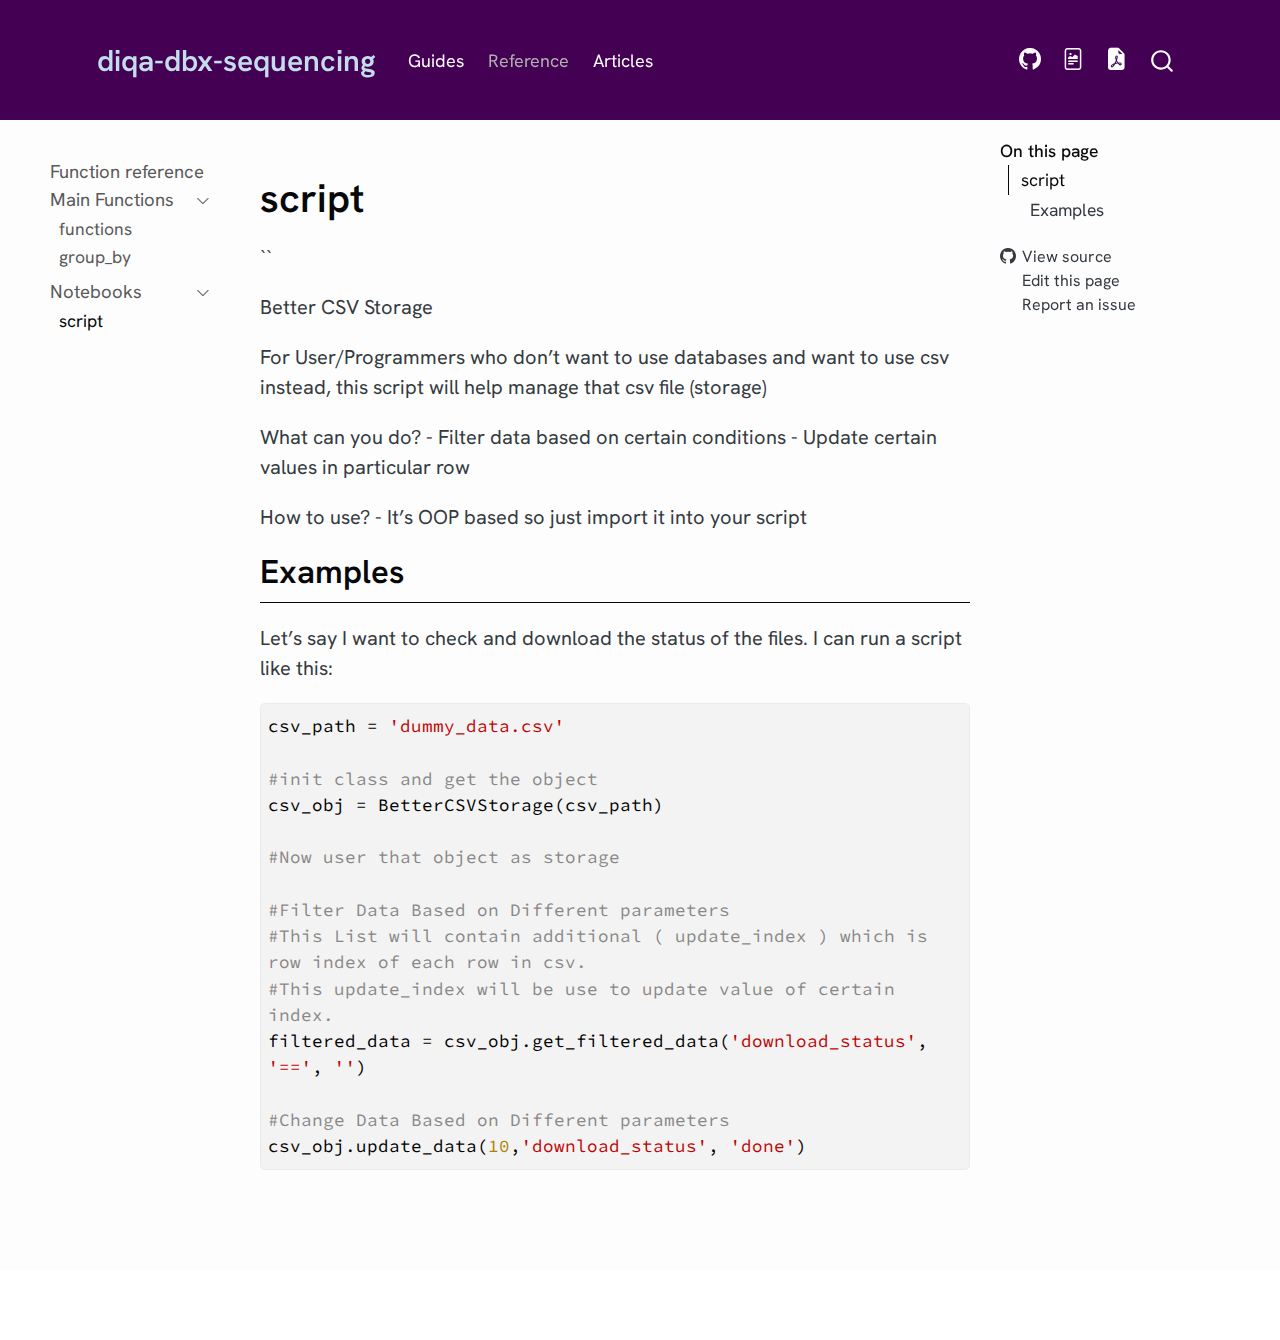
<file: notebooks/script.html>
<!DOCTYPE html>
<html xmlns="http://www.w3.org/1999/xhtml" lang="en" xml:lang="en"><head>

<meta charset="utf-8">
<meta name="generator" content="quarto-1.5.52">

<meta name="viewport" content="width=device-width, initial-scale=1.0, user-scalable=yes">


<title>script – diqa-dbx-sequencing</title>
<style>
code{white-space: pre-wrap;}
span.smallcaps{font-variant: small-caps;}
div.columns{display: flex; gap: min(4vw, 1.5em);}
div.column{flex: auto; overflow-x: auto;}
div.hanging-indent{margin-left: 1.5em; text-indent: -1.5em;}
ul.task-list{list-style: none;}
ul.task-list li input[type="checkbox"] {
  width: 0.8em;
  margin: 0 0.8em 0.2em -1em; /* quarto-specific, see https://github.com/quarto-dev/quarto-cli/issues/4556 */ 
  vertical-align: middle;
}
/* CSS for syntax highlighting */
pre > code.sourceCode { white-space: pre; position: relative; }
pre > code.sourceCode > span { line-height: 1.25; }
pre > code.sourceCode > span:empty { height: 1.2em; }
.sourceCode { overflow: visible; }
code.sourceCode > span { color: inherit; text-decoration: inherit; }
div.sourceCode { margin: 1em 0; }
pre.sourceCode { margin: 0; }
@media screen {
div.sourceCode { overflow: auto; }
}
@media print {
pre > code.sourceCode { white-space: pre-wrap; }
pre > code.sourceCode > span { display: inline-block; text-indent: -5em; padding-left: 5em; }
}
pre.numberSource code
  { counter-reset: source-line 0; }
pre.numberSource code > span
  { position: relative; left: -4em; counter-increment: source-line; }
pre.numberSource code > span > a:first-child::before
  { content: counter(source-line);
    position: relative; left: -1em; text-align: right; vertical-align: baseline;
    border: none; display: inline-block;
    -webkit-touch-callout: none; -webkit-user-select: none;
    -khtml-user-select: none; -moz-user-select: none;
    -ms-user-select: none; user-select: none;
    padding: 0 4px; width: 4em;
  }
pre.numberSource { margin-left: 3em;  padding-left: 4px; }
div.sourceCode
  {   }
@media screen {
pre > code.sourceCode > span > a:first-child::before { text-decoration: underline; }
}
</style>


<script src="../site_libs/quarto-nav/quarto-nav.js"></script>
<script src="../site_libs/quarto-nav/headroom.min.js"></script>
<script src="../site_libs/clipboard/clipboard.min.js"></script>
<script src="../site_libs/quarto-search/autocomplete.umd.js"></script>
<script src="../site_libs/quarto-search/fuse.min.js"></script>
<script src="../site_libs/quarto-search/quarto-search.js"></script>
<meta name="quarto:offset" content="../">
<script src="../site_libs/quarto-html/quarto.js"></script>
<script src="../site_libs/quarto-html/popper.min.js"></script>
<script src="../site_libs/quarto-html/tippy.umd.min.js"></script>
<script src="../site_libs/quarto-html/anchor.min.js"></script>
<link href="../site_libs/quarto-html/tippy.css" rel="stylesheet">
<link href="../site_libs/quarto-html/quarto-syntax-highlighting.css" rel="stylesheet" id="quarto-text-highlighting-styles">
<script src="../site_libs/bootstrap/bootstrap.min.js"></script>
<link href="../site_libs/bootstrap/bootstrap-icons.css" rel="stylesheet">
<link href="../site_libs/bootstrap/bootstrap.min.css" rel="stylesheet" id="quarto-bootstrap" data-mode="light">
<script id="quarto-search-options" type="application/json">{
  "location": "navbar",
  "copy-button": false,
  "collapse-after": 3,
  "panel-placement": "end",
  "type": "overlay",
  "limit": 50,
  "keyboard-shortcut": [
    "f",
    "/",
    "s"
  ],
  "show-item-context": false,
  "language": {
    "search-no-results-text": "No results",
    "search-matching-documents-text": "matching documents",
    "search-copy-link-title": "Copy link to search",
    "search-hide-matches-text": "Hide additional matches",
    "search-more-match-text": "more match in this document",
    "search-more-matches-text": "more matches in this document",
    "search-clear-button-title": "Clear",
    "search-text-placeholder": "",
    "search-detached-cancel-button-title": "Cancel",
    "search-submit-button-title": "Submit",
    "search-label": "Search"
  }
}</script>


</head>

<body class="nav-sidebar floating nav-fixed">

<div id="quarto-search-results"></div>
  <header id="quarto-header" class="headroom fixed-top">
    <nav class="navbar navbar-expand-lg " data-bs-theme="dark">
      <div class="navbar-container container-fluid">
      <div class="navbar-brand-container mx-auto">
    <a class="navbar-brand" href="../index.html">
    <span class="navbar-title">diqa-dbx-sequencing</span>
    </a>
  </div>
            <div id="quarto-search" class="" title="Search"></div>
          <button class="navbar-toggler" type="button" data-bs-toggle="collapse" data-bs-target="#navbarCollapse" aria-controls="navbarCollapse" role="menu" aria-expanded="false" aria-label="Toggle navigation" onclick="if (window.quartoToggleHeadroom) { window.quartoToggleHeadroom(); }">
  <span class="navbar-toggler-icon"></span>
</button>
          <div class="collapse navbar-collapse" id="navbarCollapse">
            <ul class="navbar-nav navbar-nav-scroll me-auto">
  <li class="nav-item">
    <a class="nav-link" href="../guides/index.html"> 
<span class="menu-text">Guides</span></a>
  </li>  
  <li class="nav-item">
    <a class="nav-link active" href="../notebooks/index.html" aria-current="page"> 
<span class="menu-text">Reference</span></a>
  </li>  
  <li class="nav-item">
    <a class="nav-link" href="../articles/index.html"> 
<span class="menu-text">Articles</span></a>
  </li>  
</ul>
            <ul class="navbar-nav navbar-nav-scroll ms-auto">
  <li class="nav-item compact">
    <a class="nav-link" href="https://github.com/edenian-prince/quartodoc-demo"> <i class="bi bi-github" role="img" aria-label="GitHub">
</i> 
<span class="menu-text"></span></a>
  </li>  
  <li class="nav-item compact">
    <a class="nav-link" href="https://nwpage.org/"> <i class="bi bi-file-richtext" role="img" aria-label="NW-PaGe">
</i> 
<span class="menu-text"></span></a>
  </li>  
  <li class="nav-item compact">
    <a class="nav-link" href="https://github.com/NW-PaGe/standards/blob/main/nw-page-policies.pdf"> <i class="bi bi-file-earmark-pdf-fill" role="img" aria-label="NW-PaGe PDF">
</i> 
<span class="menu-text"></span></a>
  </li>  
</ul>
          </div> <!-- /navcollapse -->
            <div class="quarto-navbar-tools">
</div>
      </div> <!-- /container-fluid -->
    </nav>
  <nav class="quarto-secondary-nav">
    <div class="container-fluid d-flex">
      <button type="button" class="quarto-btn-toggle btn" data-bs-toggle="collapse" role="button" data-bs-target=".quarto-sidebar-collapse-item" aria-controls="quarto-sidebar" aria-expanded="false" aria-label="Toggle sidebar navigation" onclick="if (window.quartoToggleHeadroom) { window.quartoToggleHeadroom(); }">
        <i class="bi bi-layout-text-sidebar-reverse"></i>
      </button>
        <nav class="quarto-page-breadcrumbs" aria-label="breadcrumb"><ol class="breadcrumb"><li class="breadcrumb-item"><a href="../notebooks/script.html">Notebooks</a></li><li class="breadcrumb-item"><a href="../notebooks/script.html">script</a></li></ol></nav>
        <a class="flex-grow-1" role="navigation" data-bs-toggle="collapse" data-bs-target=".quarto-sidebar-collapse-item" aria-controls="quarto-sidebar" aria-expanded="false" aria-label="Toggle sidebar navigation" onclick="if (window.quartoToggleHeadroom) { window.quartoToggleHeadroom(); }">      
        </a>
    </div>
  </nav>
</header>
<!-- content -->
<div id="quarto-content" class="quarto-container page-columns page-rows-contents page-layout-article page-navbar">
<!-- sidebar -->
  <nav id="quarto-sidebar" class="sidebar collapse collapse-horizontal quarto-sidebar-collapse-item sidebar-navigation floating overflow-auto">
    <div class="sidebar-menu-container"> 
    <ul class="list-unstyled mt-1">
        <li class="sidebar-item">
  <div class="sidebar-item-container"> 
  <a href="../notebooks/index.html" class="sidebar-item-text sidebar-link">
 <span class="menu-text">Function reference</span></a>
  </div>
</li>
        <li class="sidebar-item sidebar-item-section">
      <div class="sidebar-item-container"> 
            <a class="sidebar-item-text sidebar-link text-start" data-bs-toggle="collapse" data-bs-target="#quarto-sidebar-section-1" role="navigation" aria-expanded="true">
 <span class="menu-text">Main Functions</span></a>
          <a class="sidebar-item-toggle text-start" data-bs-toggle="collapse" data-bs-target="#quarto-sidebar-section-1" role="navigation" aria-expanded="true" aria-label="Toggle section">
            <i class="bi bi-chevron-right ms-2"></i>
          </a> 
      </div>
      <ul id="quarto-sidebar-section-1" class="collapse list-unstyled sidebar-section depth1 show">  
          <li class="sidebar-item">
  <div class="sidebar-item-container"> 
  <a href="../notebooks/functions.html" class="sidebar-item-text sidebar-link">
 <span class="menu-text">functions</span></a>
  </div>
</li>
          <li class="sidebar-item">
  <div class="sidebar-item-container"> 
  <a href="../notebooks/group_by.html" class="sidebar-item-text sidebar-link">
 <span class="menu-text">group_by</span></a>
  </div>
</li>
      </ul>
  </li>
        <li class="sidebar-item sidebar-item-section">
      <div class="sidebar-item-container"> 
            <a class="sidebar-item-text sidebar-link text-start" data-bs-toggle="collapse" data-bs-target="#quarto-sidebar-section-2" role="navigation" aria-expanded="true">
 <span class="menu-text">Notebooks</span></a>
          <a class="sidebar-item-toggle text-start" data-bs-toggle="collapse" data-bs-target="#quarto-sidebar-section-2" role="navigation" aria-expanded="true" aria-label="Toggle section">
            <i class="bi bi-chevron-right ms-2"></i>
          </a> 
      </div>
      <ul id="quarto-sidebar-section-2" class="collapse list-unstyled sidebar-section depth1 show">  
          <li class="sidebar-item">
  <div class="sidebar-item-container"> 
  <a href="../notebooks/script.html" class="sidebar-item-text sidebar-link active">
 <span class="menu-text">script</span></a>
  </div>
</li>
      </ul>
  </li>
    </ul>
    </div>
</nav>
<div id="quarto-sidebar-glass" class="quarto-sidebar-collapse-item" data-bs-toggle="collapse" data-bs-target=".quarto-sidebar-collapse-item"></div>
<!-- margin-sidebar -->
    <div id="quarto-margin-sidebar" class="sidebar margin-sidebar">
        <nav id="TOC" role="doc-toc" class="toc-active">
    <h2 id="toc-title">On this page</h2>
   
  <ul>
  <li><a href="#script" id="toc-script" class="nav-link active" data-scroll-target="#script">script</a>
  <ul class="collapse">
  <li><a href="#examples" id="toc-examples" class="nav-link" data-scroll-target="#examples">Examples</a></li>
  </ul></li>
  </ul>
<div class="toc-actions"><ul><li><a href="https://github.com/DOH-EPI-Coders/diqa-dbx-sequencing/blob/main/notebooks/script.qmd" class="toc-action"><i class="bi bi-github"></i>View source</a></li><li><a href="https://github.com/DOH-EPI-Coders/diqa-dbx-sequencing/edit/main/notebooks/script.qmd" class="toc-action"><i class="bi empty"></i>Edit this page</a></li><li><a href="https://github.com/DOH-EPI-Coders/diqa-dbx-sequencing/issues/new" class="toc-action"><i class="bi empty"></i>Report an issue</a></li></ul></div></nav>
    </div>
<!-- main -->
<main class="content" id="quarto-document-content">




<section id="script" class="level1">
<h1>script</h1>
<p>``</p>
<p>Better CSV Storage</p>
<p>For User/Programmers who don’t want to use databases and want to use csv instead, this script will help manage that csv file (storage)</p>
<p>What can you do? - Filter data based on certain conditions - Update certain values in particular row</p>
<p>How to use? - It’s OOP based so just import it into your script</p>
<section id="examples" class="level2">
<h2 class="anchored" data-anchor-id="examples">Examples</h2>
<p>Let’s say I want to check and download the status of the files. I can run a script like this:</p>
<div class="sourceCode" id="cb1"><pre class="sourceCode python code-with-copy"><code class="sourceCode python"><span id="cb1-1"><a href="#cb1-1" aria-hidden="true" tabindex="-1"></a>csv_path <span class="op">=</span> <span class="st">'dummy_data.csv'</span></span>
<span id="cb1-2"><a href="#cb1-2" aria-hidden="true" tabindex="-1"></a></span>
<span id="cb1-3"><a href="#cb1-3" aria-hidden="true" tabindex="-1"></a><span class="co">#init class and get the object</span></span>
<span id="cb1-4"><a href="#cb1-4" aria-hidden="true" tabindex="-1"></a>csv_obj <span class="op">=</span> BetterCSVStorage(csv_path)</span>
<span id="cb1-5"><a href="#cb1-5" aria-hidden="true" tabindex="-1"></a></span>
<span id="cb1-6"><a href="#cb1-6" aria-hidden="true" tabindex="-1"></a><span class="co">#Now user that object as storage</span></span>
<span id="cb1-7"><a href="#cb1-7" aria-hidden="true" tabindex="-1"></a></span>
<span id="cb1-8"><a href="#cb1-8" aria-hidden="true" tabindex="-1"></a><span class="co">#Filter Data Based on Different parameters</span></span>
<span id="cb1-9"><a href="#cb1-9" aria-hidden="true" tabindex="-1"></a><span class="co">#This List will contain additional ( update_index ) which is row index of each row in csv.</span></span>
<span id="cb1-10"><a href="#cb1-10" aria-hidden="true" tabindex="-1"></a><span class="co">#This update_index will be use to update value of certain index.</span></span>
<span id="cb1-11"><a href="#cb1-11" aria-hidden="true" tabindex="-1"></a>filtered_data <span class="op">=</span> csv_obj.get_filtered_data(<span class="st">'download_status'</span>, <span class="st">'=='</span>, <span class="st">''</span>)</span>
<span id="cb1-12"><a href="#cb1-12" aria-hidden="true" tabindex="-1"></a></span>
<span id="cb1-13"><a href="#cb1-13" aria-hidden="true" tabindex="-1"></a><span class="co">#Change Data Based on Different parameters</span></span>
<span id="cb1-14"><a href="#cb1-14" aria-hidden="true" tabindex="-1"></a>csv_obj.update_data(<span class="dv">10</span>,<span class="st">'download_status'</span>, <span class="st">'done'</span>)</span></code><button title="Copy to Clipboard" class="code-copy-button"><i class="bi"></i></button></pre></div>


</section>
</section>

</main> <!-- /main -->
<script id="quarto-html-after-body" type="application/javascript">
window.document.addEventListener("DOMContentLoaded", function (event) {
  const toggleBodyColorMode = (bsSheetEl) => {
    const mode = bsSheetEl.getAttribute("data-mode");
    const bodyEl = window.document.querySelector("body");
    if (mode === "dark") {
      bodyEl.classList.add("quarto-dark");
      bodyEl.classList.remove("quarto-light");
    } else {
      bodyEl.classList.add("quarto-light");
      bodyEl.classList.remove("quarto-dark");
    }
  }
  const toggleBodyColorPrimary = () => {
    const bsSheetEl = window.document.querySelector("link#quarto-bootstrap");
    if (bsSheetEl) {
      toggleBodyColorMode(bsSheetEl);
    }
  }
  toggleBodyColorPrimary();  
  const icon = "";
  const anchorJS = new window.AnchorJS();
  anchorJS.options = {
    placement: 'right',
    icon: icon
  };
  anchorJS.add('.anchored');
  const isCodeAnnotation = (el) => {
    for (const clz of el.classList) {
      if (clz.startsWith('code-annotation-')) {                     
        return true;
      }
    }
    return false;
  }
  const onCopySuccess = function(e) {
    // button target
    const button = e.trigger;
    // don't keep focus
    button.blur();
    // flash "checked"
    button.classList.add('code-copy-button-checked');
    var currentTitle = button.getAttribute("title");
    button.setAttribute("title", "Copied!");
    let tooltip;
    if (window.bootstrap) {
      button.setAttribute("data-bs-toggle", "tooltip");
      button.setAttribute("data-bs-placement", "left");
      button.setAttribute("data-bs-title", "Copied!");
      tooltip = new bootstrap.Tooltip(button, 
        { trigger: "manual", 
          customClass: "code-copy-button-tooltip",
          offset: [0, -8]});
      tooltip.show();    
    }
    setTimeout(function() {
      if (tooltip) {
        tooltip.hide();
        button.removeAttribute("data-bs-title");
        button.removeAttribute("data-bs-toggle");
        button.removeAttribute("data-bs-placement");
      }
      button.setAttribute("title", currentTitle);
      button.classList.remove('code-copy-button-checked');
    }, 1000);
    // clear code selection
    e.clearSelection();
  }
  const getTextToCopy = function(trigger) {
      const codeEl = trigger.previousElementSibling.cloneNode(true);
      for (const childEl of codeEl.children) {
        if (isCodeAnnotation(childEl)) {
          childEl.remove();
        }
      }
      return codeEl.innerText;
  }
  const clipboard = new window.ClipboardJS('.code-copy-button:not([data-in-quarto-modal])', {
    text: getTextToCopy
  });
  clipboard.on('success', onCopySuccess);
  if (window.document.getElementById('quarto-embedded-source-code-modal')) {
    // For code content inside modals, clipBoardJS needs to be initialized with a container option
    // TODO: Check when it could be a function (https://github.com/zenorocha/clipboard.js/issues/860)
    const clipboardModal = new window.ClipboardJS('.code-copy-button[data-in-quarto-modal]', {
      text: getTextToCopy,
      container: window.document.getElementById('quarto-embedded-source-code-modal')
    });
    clipboardModal.on('success', onCopySuccess);
  }
    var localhostRegex = new RegExp(/^(?:http|https):\/\/localhost\:?[0-9]*\//);
    var mailtoRegex = new RegExp(/^mailto:/);
      var filterRegex = new RegExp('/' + window.location.host + '/');
    var isInternal = (href) => {
        return filterRegex.test(href) || localhostRegex.test(href) || mailtoRegex.test(href);
    }
    // Inspect non-navigation links and adorn them if external
 	var links = window.document.querySelectorAll('a[href]:not(.nav-link):not(.navbar-brand):not(.toc-action):not(.sidebar-link):not(.sidebar-item-toggle):not(.pagination-link):not(.no-external):not([aria-hidden]):not(.dropdown-item):not(.quarto-navigation-tool):not(.about-link)');
    for (var i=0; i<links.length; i++) {
      const link = links[i];
      if (!isInternal(link.href)) {
        // undo the damage that might have been done by quarto-nav.js in the case of
        // links that we want to consider external
        if (link.dataset.originalHref !== undefined) {
          link.href = link.dataset.originalHref;
        }
      }
    }
  function tippyHover(el, contentFn, onTriggerFn, onUntriggerFn) {
    const config = {
      allowHTML: true,
      maxWidth: 500,
      delay: 100,
      arrow: false,
      appendTo: function(el) {
          return el.parentElement;
      },
      interactive: true,
      interactiveBorder: 10,
      theme: 'quarto',
      placement: 'bottom-start',
    };
    if (contentFn) {
      config.content = contentFn;
    }
    if (onTriggerFn) {
      config.onTrigger = onTriggerFn;
    }
    if (onUntriggerFn) {
      config.onUntrigger = onUntriggerFn;
    }
    window.tippy(el, config); 
  }
  const noterefs = window.document.querySelectorAll('a[role="doc-noteref"]');
  for (var i=0; i<noterefs.length; i++) {
    const ref = noterefs[i];
    tippyHover(ref, function() {
      // use id or data attribute instead here
      let href = ref.getAttribute('data-footnote-href') || ref.getAttribute('href');
      try { href = new URL(href).hash; } catch {}
      const id = href.replace(/^#\/?/, "");
      const note = window.document.getElementById(id);
      if (note) {
        return note.innerHTML;
      } else {
        return "";
      }
    });
  }
  const xrefs = window.document.querySelectorAll('a.quarto-xref');
  const processXRef = (id, note) => {
    // Strip column container classes
    const stripColumnClz = (el) => {
      el.classList.remove("page-full", "page-columns");
      if (el.children) {
        for (const child of el.children) {
          stripColumnClz(child);
        }
      }
    }
    stripColumnClz(note)
    if (id === null || id.startsWith('sec-')) {
      // Special case sections, only their first couple elements
      const container = document.createElement("div");
      if (note.children && note.children.length > 2) {
        container.appendChild(note.children[0].cloneNode(true));
        for (let i = 1; i < note.children.length; i++) {
          const child = note.children[i];
          if (child.tagName === "P" && child.innerText === "") {
            continue;
          } else {
            container.appendChild(child.cloneNode(true));
            break;
          }
        }
        if (window.Quarto?.typesetMath) {
          window.Quarto.typesetMath(container);
        }
        return container.innerHTML
      } else {
        if (window.Quarto?.typesetMath) {
          window.Quarto.typesetMath(note);
        }
        return note.innerHTML;
      }
    } else {
      // Remove any anchor links if they are present
      const anchorLink = note.querySelector('a.anchorjs-link');
      if (anchorLink) {
        anchorLink.remove();
      }
      if (window.Quarto?.typesetMath) {
        window.Quarto.typesetMath(note);
      }
      // TODO in 1.5, we should make sure this works without a callout special case
      if (note.classList.contains("callout")) {
        return note.outerHTML;
      } else {
        return note.innerHTML;
      }
    }
  }
  for (var i=0; i<xrefs.length; i++) {
    const xref = xrefs[i];
    tippyHover(xref, undefined, function(instance) {
      instance.disable();
      let url = xref.getAttribute('href');
      let hash = undefined; 
      if (url.startsWith('#')) {
        hash = url;
      } else {
        try { hash = new URL(url).hash; } catch {}
      }
      if (hash) {
        const id = hash.replace(/^#\/?/, "");
        const note = window.document.getElementById(id);
        if (note !== null) {
          try {
            const html = processXRef(id, note.cloneNode(true));
            instance.setContent(html);
          } finally {
            instance.enable();
            instance.show();
          }
        } else {
          // See if we can fetch this
          fetch(url.split('#')[0])
          .then(res => res.text())
          .then(html => {
            const parser = new DOMParser();
            const htmlDoc = parser.parseFromString(html, "text/html");
            const note = htmlDoc.getElementById(id);
            if (note !== null) {
              const html = processXRef(id, note);
              instance.setContent(html);
            } 
          }).finally(() => {
            instance.enable();
            instance.show();
          });
        }
      } else {
        // See if we can fetch a full url (with no hash to target)
        // This is a special case and we should probably do some content thinning / targeting
        fetch(url)
        .then(res => res.text())
        .then(html => {
          const parser = new DOMParser();
          const htmlDoc = parser.parseFromString(html, "text/html");
          const note = htmlDoc.querySelector('main.content');
          if (note !== null) {
            // This should only happen for chapter cross references
            // (since there is no id in the URL)
            // remove the first header
            if (note.children.length > 0 && note.children[0].tagName === "HEADER") {
              note.children[0].remove();
            }
            const html = processXRef(null, note);
            instance.setContent(html);
          } 
        }).finally(() => {
          instance.enable();
          instance.show();
        });
      }
    }, function(instance) {
    });
  }
      let selectedAnnoteEl;
      const selectorForAnnotation = ( cell, annotation) => {
        let cellAttr = 'data-code-cell="' + cell + '"';
        let lineAttr = 'data-code-annotation="' +  annotation + '"';
        const selector = 'span[' + cellAttr + '][' + lineAttr + ']';
        return selector;
      }
      const selectCodeLines = (annoteEl) => {
        const doc = window.document;
        const targetCell = annoteEl.getAttribute("data-target-cell");
        const targetAnnotation = annoteEl.getAttribute("data-target-annotation");
        const annoteSpan = window.document.querySelector(selectorForAnnotation(targetCell, targetAnnotation));
        const lines = annoteSpan.getAttribute("data-code-lines").split(",");
        const lineIds = lines.map((line) => {
          return targetCell + "-" + line;
        })
        let top = null;
        let height = null;
        let parent = null;
        if (lineIds.length > 0) {
            //compute the position of the single el (top and bottom and make a div)
            const el = window.document.getElementById(lineIds[0]);
            top = el.offsetTop;
            height = el.offsetHeight;
            parent = el.parentElement.parentElement;
          if (lineIds.length > 1) {
            const lastEl = window.document.getElementById(lineIds[lineIds.length - 1]);
            const bottom = lastEl.offsetTop + lastEl.offsetHeight;
            height = bottom - top;
          }
          if (top !== null && height !== null && parent !== null) {
            // cook up a div (if necessary) and position it 
            let div = window.document.getElementById("code-annotation-line-highlight");
            if (div === null) {
              div = window.document.createElement("div");
              div.setAttribute("id", "code-annotation-line-highlight");
              div.style.position = 'absolute';
              parent.appendChild(div);
            }
            div.style.top = top - 2 + "px";
            div.style.height = height + 4 + "px";
            div.style.left = 0;
            let gutterDiv = window.document.getElementById("code-annotation-line-highlight-gutter");
            if (gutterDiv === null) {
              gutterDiv = window.document.createElement("div");
              gutterDiv.setAttribute("id", "code-annotation-line-highlight-gutter");
              gutterDiv.style.position = 'absolute';
              const codeCell = window.document.getElementById(targetCell);
              const gutter = codeCell.querySelector('.code-annotation-gutter');
              gutter.appendChild(gutterDiv);
            }
            gutterDiv.style.top = top - 2 + "px";
            gutterDiv.style.height = height + 4 + "px";
          }
          selectedAnnoteEl = annoteEl;
        }
      };
      const unselectCodeLines = () => {
        const elementsIds = ["code-annotation-line-highlight", "code-annotation-line-highlight-gutter"];
        elementsIds.forEach((elId) => {
          const div = window.document.getElementById(elId);
          if (div) {
            div.remove();
          }
        });
        selectedAnnoteEl = undefined;
      };
        // Handle positioning of the toggle
    window.addEventListener(
      "resize",
      throttle(() => {
        elRect = undefined;
        if (selectedAnnoteEl) {
          selectCodeLines(selectedAnnoteEl);
        }
      }, 10)
    );
    function throttle(fn, ms) {
    let throttle = false;
    let timer;
      return (...args) => {
        if(!throttle) { // first call gets through
            fn.apply(this, args);
            throttle = true;
        } else { // all the others get throttled
            if(timer) clearTimeout(timer); // cancel #2
            timer = setTimeout(() => {
              fn.apply(this, args);
              timer = throttle = false;
            }, ms);
        }
      };
    }
      // Attach click handler to the DT
      const annoteDls = window.document.querySelectorAll('dt[data-target-cell]');
      for (const annoteDlNode of annoteDls) {
        annoteDlNode.addEventListener('click', (event) => {
          const clickedEl = event.target;
          if (clickedEl !== selectedAnnoteEl) {
            unselectCodeLines();
            const activeEl = window.document.querySelector('dt[data-target-cell].code-annotation-active');
            if (activeEl) {
              activeEl.classList.remove('code-annotation-active');
            }
            selectCodeLines(clickedEl);
            clickedEl.classList.add('code-annotation-active');
          } else {
            // Unselect the line
            unselectCodeLines();
            clickedEl.classList.remove('code-annotation-active');
          }
        });
      }
  const findCites = (el) => {
    const parentEl = el.parentElement;
    if (parentEl) {
      const cites = parentEl.dataset.cites;
      if (cites) {
        return {
          el,
          cites: cites.split(' ')
        };
      } else {
        return findCites(el.parentElement)
      }
    } else {
      return undefined;
    }
  };
  var bibliorefs = window.document.querySelectorAll('a[role="doc-biblioref"]');
  for (var i=0; i<bibliorefs.length; i++) {
    const ref = bibliorefs[i];
    const citeInfo = findCites(ref);
    if (citeInfo) {
      tippyHover(citeInfo.el, function() {
        var popup = window.document.createElement('div');
        citeInfo.cites.forEach(function(cite) {
          var citeDiv = window.document.createElement('div');
          citeDiv.classList.add('hanging-indent');
          citeDiv.classList.add('csl-entry');
          var biblioDiv = window.document.getElementById('ref-' + cite);
          if (biblioDiv) {
            citeDiv.innerHTML = biblioDiv.innerHTML;
          }
          popup.appendChild(citeDiv);
        });
        return popup.innerHTML;
      });
    }
  }
});
</script>
</div> <!-- /content -->




<footer class="footer"><div class="nav-footer"><div class="nav-footer-center"><div class="toc-actions d-sm-block d-md-none"><ul><li><a href="https://github.com/DOH-EPI-Coders/diqa-dbx-sequencing/blob/main/notebooks/script.qmd" class="toc-action"><i class="bi bi-github"></i>View source</a></li><li><a href="https://github.com/DOH-EPI-Coders/diqa-dbx-sequencing/edit/main/notebooks/script.qmd" class="toc-action"><i class="bi empty"></i>Edit this page</a></li><li><a href="https://github.com/DOH-EPI-Coders/diqa-dbx-sequencing/issues/new" class="toc-action"><i class="bi empty"></i>Report an issue</a></li></ul></div></div></div></footer></body></html>
</file>
<file: site_libs/quarto-html/tippy.css>
.tippy-box[data-animation=fade][data-state=hidden]{opacity:0}[data-tippy-root]{max-width:calc(100vw - 10px)}.tippy-box{position:relative;background-color:#333;color:#fff;border-radius:4px;font-size:14px;line-height:1.4;white-space:normal;outline:0;transition-property:transform,visibility,opacity}.tippy-box[data-placement^=top]>.tippy-arrow{bottom:0}.tippy-box[data-placement^=top]>.tippy-arrow:before{bottom:-7px;left:0;border-width:8px 8px 0;border-top-color:initial;transform-origin:center top}.tippy-box[data-placement^=bottom]>.tippy-arrow{top:0}.tippy-box[data-placement^=bottom]>.tippy-arrow:before{top:-7px;left:0;border-width:0 8px 8px;border-bottom-color:initial;transform-origin:center bottom}.tippy-box[data-placement^=left]>.tippy-arrow{right:0}.tippy-box[data-placement^=left]>.tippy-arrow:before{border-width:8px 0 8px 8px;border-left-color:initial;right:-7px;transform-origin:center left}.tippy-box[data-placement^=right]>.tippy-arrow{left:0}.tippy-box[data-placement^=right]>.tippy-arrow:before{left:-7px;border-width:8px 8px 8px 0;border-right-color:initial;transform-origin:center right}.tippy-box[data-inertia][data-state=visible]{transition-timing-function:cubic-bezier(.54,1.5,.38,1.11)}.tippy-arrow{width:16px;height:16px;color:#333}.tippy-arrow:before{content:"";position:absolute;border-color:transparent;border-style:solid}.tippy-content{position:relative;padding:5px 9px;z-index:1}
</file>
<file: site_libs/quarto-html/quarto-syntax-highlighting.css>
/* quarto syntax highlight colors */
:root {
  --quarto-hl-kw-color: #000000;
  --quarto-hl-fu-color: #644a9b;
  --quarto-hl-va-color: #0057ae;
  --quarto-hl-cf-color: #000000;
  --quarto-hl-op-color: #000000;
  --quarto-hl-bu-color: #644a9b;
  --quarto-hl-ex-color: #0095ff;
  --quarto-hl-pp-color: #006e28;
  --quarto-hl-at-color: #0057ae;
  --quarto-hl-ch-color: #924c9d;
  --quarto-hl-sc-color: #ff5500;
  --quarto-hl-st-color: #bf0303;
  --quarto-hl-vs-color: #bf0303;
  --quarto-hl-ss-color: #ff5500;
  --quarto-hl-im-color: #644a9b;
  --quarto-hl-dt-color: #0057ae;
  --quarto-hl-dv-color: #b08000;
  --quarto-hl-bn-color: #b08000;
  --quarto-hl-fl-color: #b08000;
  --quarto-hl-cn-color: #aa5500;
  --quarto-hl-co-color: #898887;
  --quarto-hl-do-color: #607880;
  --quarto-hl-an-color: #ca60ca;
  --quarto-hl-cv-color: #0095ff;
  --quarto-hl-re-color: #0057ae;
  --quarto-hl-in-color: #b08000;
  --quarto-hl-wa-color: #bf0303;
  --quarto-hl-al-color: #bf0303;
  --quarto-hl-er-color: #bf0303;
}

/* other quarto variables */
:root {
  --quarto-font-monospace: SFMono-Regular, Menlo, Monaco, Consolas, "Liberation Mono", "Courier New", monospace;
}

pre > code.sourceCode > span {
  color: #000000;
  font-style: inherit;
}

code span {
  color: #000000;
  font-style: inherit;
}

code.sourceCode > span {
  color: #000000;
  font-style: inherit;
}

div.sourceCode,
div.sourceCode pre.sourceCode {
  color: #000000;
  font-style: inherit;
}

code span.kw {
  color: #000000;
  font-weight: bold;
}

code span.fu {
  color: #644a9b;
}

code span.va {
  color: #0057ae;
}

code span.cf {
  color: #000000;
  font-weight: bold;
}

code span.op {
  color: #000000;
}

code span.bu {
  color: #644a9b;
}

code span.ex {
  color: #0095ff;
  font-weight: bold;
}

code span.pp {
  color: #006e28;
}

code span.at {
  color: #0057ae;
}

code span.ch {
  color: #924c9d;
}

code span.sc {
  color: #ff5500;
}

code span.st {
  color: #bf0303;
}

code span.vs {
  color: #bf0303;
}

code span.ss {
  color: #ff5500;
}

code span.im {
  color: #644a9b;
}

code span.dt {
  color: #0057ae;
}

code span.dv {
  color: #b08000;
}

code span.bn {
  color: #b08000;
}

code span.fl {
  color: #b08000;
}

code span.cn {
  color: #aa5500;
}

code span.co {
  color: #898887;
}

code span.do {
  color: #607880;
}

code span.an {
  color: #ca60ca;
}

code span.cv {
  color: #0095ff;
}

code span.re {
  color: #0057ae;
  background-color: #e0e9f8;
}

code span.in {
  color: #b08000;
}

code span.wa {
  color: #bf0303;
}

code span.al {
  color: #bf0303;
  background-color: #f7e6e6;
  font-weight: bold;
}

code span.er {
  color: #bf0303;
  text-decoration: underline;
}

.prevent-inlining {
  content: "</";
}

/*# sourceMappingURL=debc5d5d77c3f9108843748ff7464032.css.map */
</file>
<file: site_libs/quarto-contrib/fontawesome6-0.1.0/latex-fontsize.css>
.fa-tiny {
  font-size: 0.5em;
}
.fa-scriptsize {
  font-size: 0.7em;
}
.fa-footnotesize {
  font-size: 0.8em;
}
.fa-small {
  font-size: 0.9em;
}
.fa-normalsize {
  font-size: 1em;
}
.fa-large {
  font-size: 1.2em;
}
.fa-Large {
  font-size: 1.5em;
}
.fa-LARGE {
  font-size: 1.75em;
}
.fa-huge {
  font-size: 2em;
}
.fa-Huge {
  font-size: 2.5em;
}
</file>
